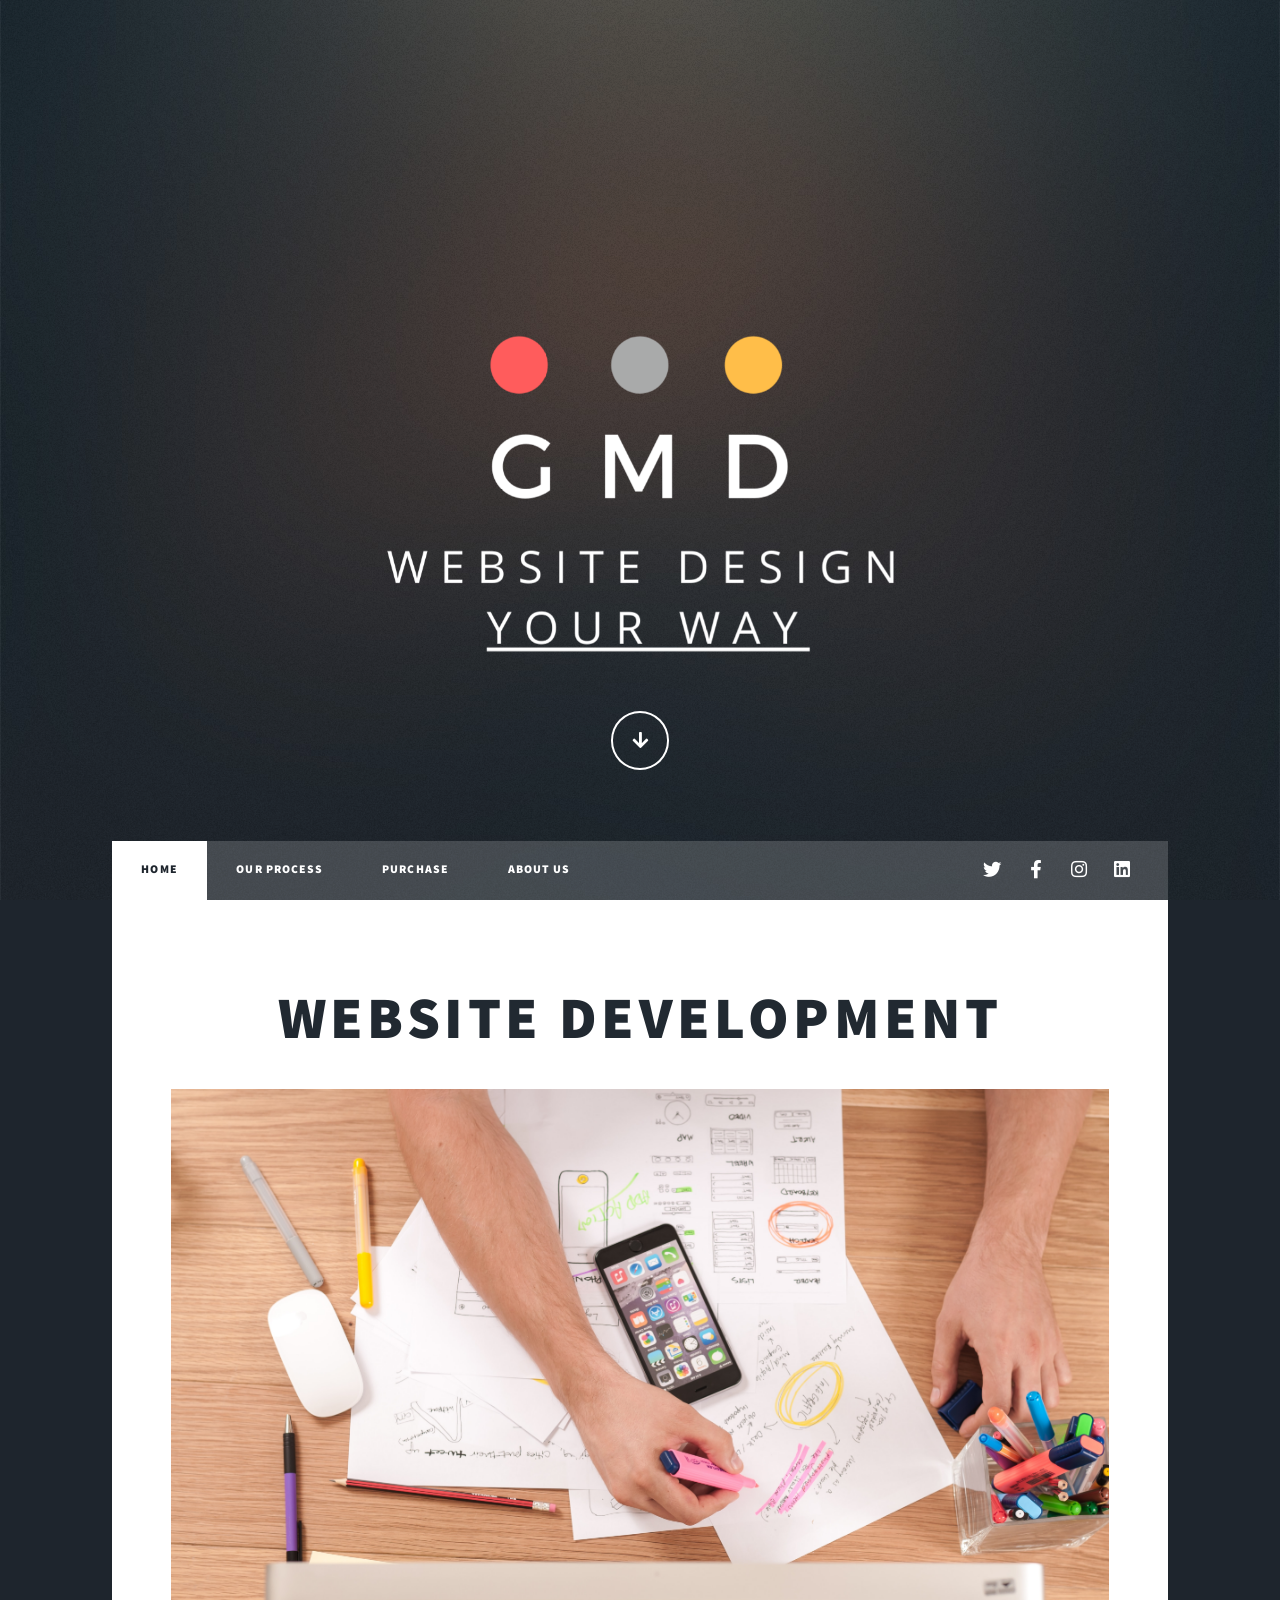
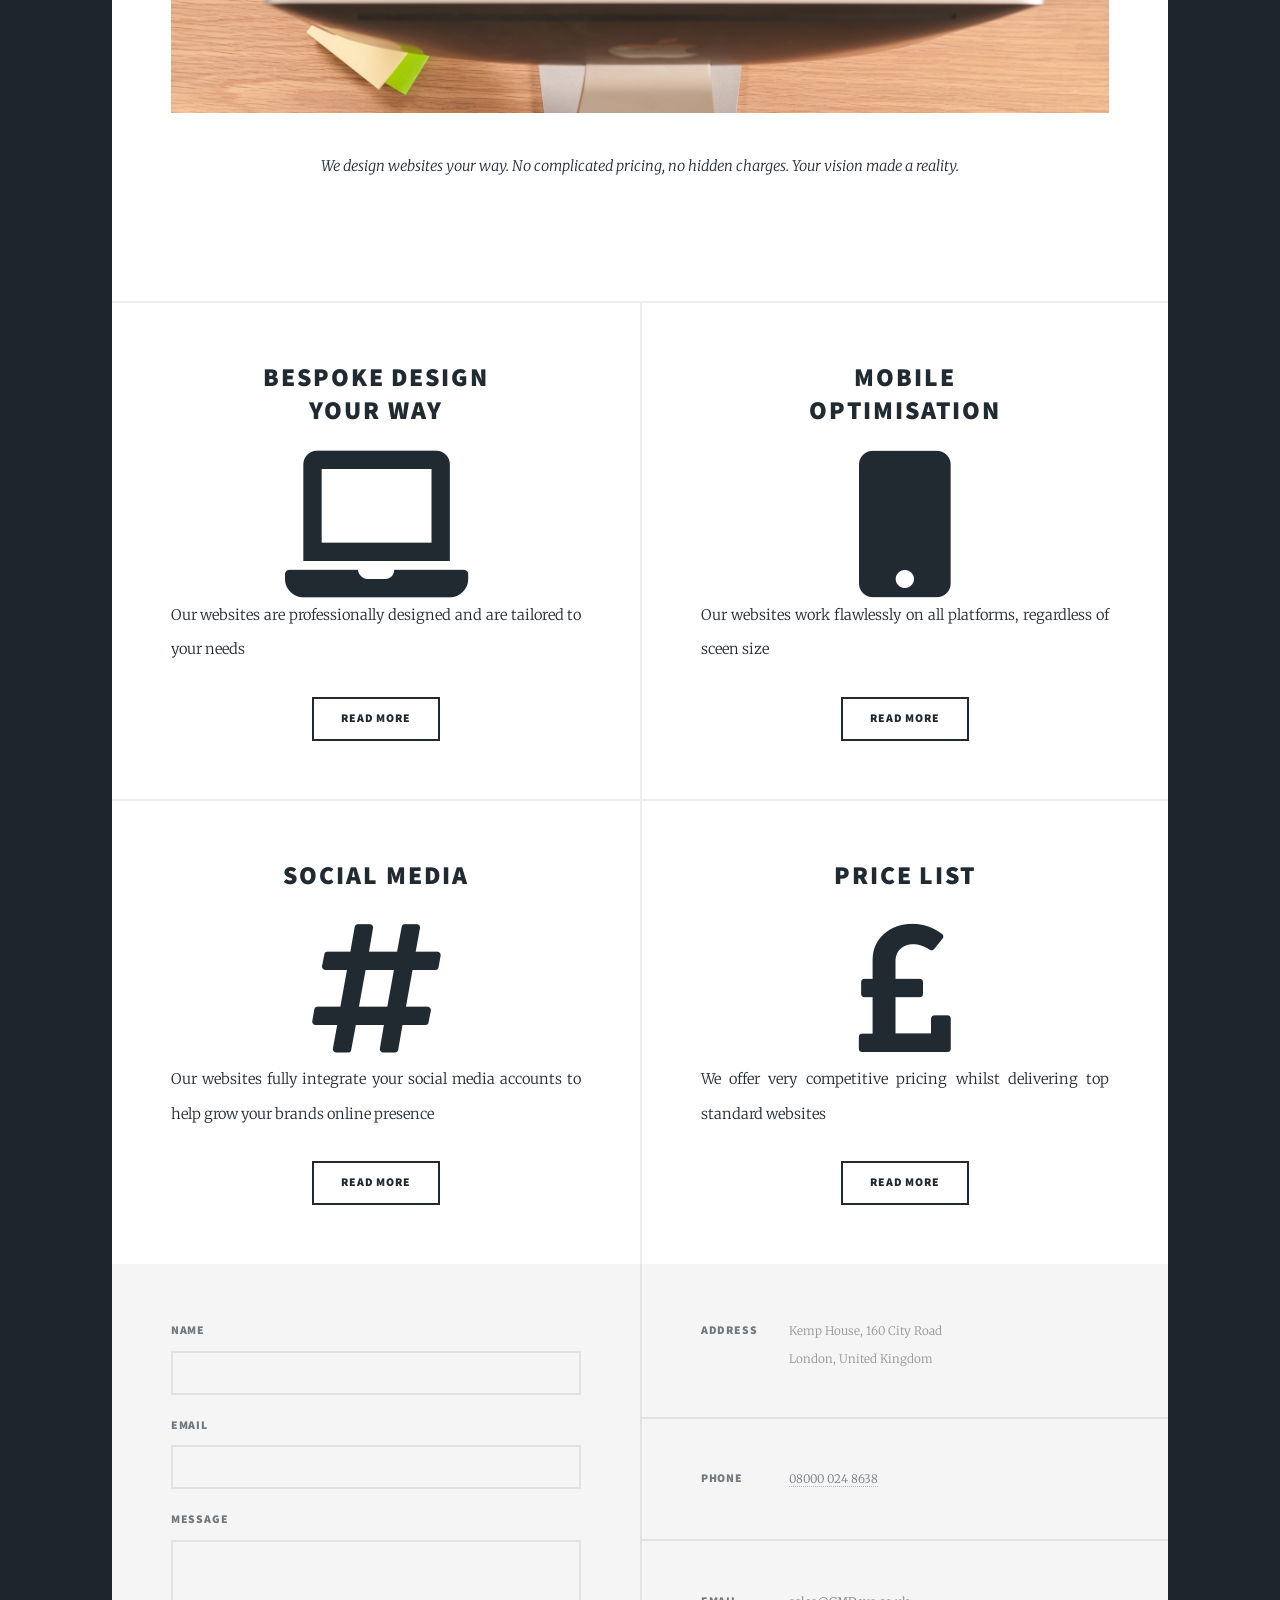
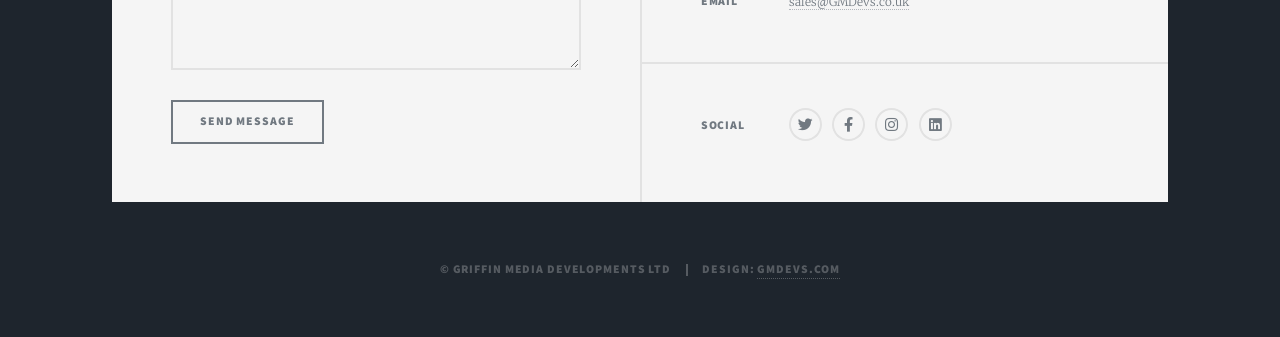
<file: index.html>
<!DOCTYPE HTML>
<html lang="en">
	<head>
		<title>Griffin Media Developments</title>
		<link rel="icon" href="images/GMD tab logo round.png">
		<meta charset="utf-8" />
		<meta name="viewport" content="width=device-width, initial-scale=1, user-scalable=no" />
		<link rel="stylesheet" href="assets/css/main.css" />
		<noscript><link rel="stylesheet" href="assets/css/noscript.css" /></noscript>
	</head>
	<body class="is-preload">

		<!-- Wrapper -->
			<div id="wrapper" class="fade-in">

				<!-- Intro -->
					<div id="intro">
						<ul class="actions">
							<li><a href="#header" class="button icon solid solo fa-arrow-down scrolly">Continue</a></li>
						</ul>
					</div>

				<!-- Header -->
					<header id="header">
						<div class="image logos"><img src="images/GMD.png" alt="" /></div>
						<a href="index.html" class="logo">Griffin Media Developments</a>

					</header>

				<!-- Nav -->
					<nav id="nav">
						<ul class="links">
							<li class="active"><a href="index.html">Home</a></li>
							<li><a href="Our Process.html">Our Process</a></li>
							<li><a href="Purchase.html">Purchase</a></li>
							<li ><a href="About us.html">About us</a></li>
						</ul>
						<ul class="icons">
							<li><a href="https://twitter.com/Media_Griffin" class="icon brands fa-twitter"><span class="label">Twitter</span></a></li>
							<li><a href="#" class="icon brands fa-facebook-f"><span class="label">Facebook</span></a></li>
							<li><a href="#" class="icon brands fa-instagram"><span class="label">Instagram</span></a></li>
							<li><a href="https://www.linkedin.com/company/griffin-media-developments/about/" class="icon brands fa-linkedin"><span class="label">LinkedIn</span></a></li>
						</ul>
					</nav>

				<!-- Main -->
					<div id="main">

						<!-- Featured Post -->
							<article class="post featured">
								<header class="major">
									<h2>Website development</h2>
									<span class="image fit"><img src="images/design.jpg" alt="" /></span>
									<p>We design websites your way. No complicated pricing, no hidden charges. Your vision made a reality.</p>
								</header>

							</article>

						<!-- Posts -->
							<section class="posts">
								<article>
									<header>
										<h2><a href="Bespoke Design.html">Bespoke design<br />
										your way</a></h2>
									</header>
									<i class="fas fa-laptop fa-10x"></i>
									<p>Our websites are professionally designed and are tailored to your needs</p>
									<ul class="actions special">
										<li><a href="Our Process.html" class="button">Read more</a></li>
									</ul>
								</article>
								<article>
									<header>
										<h2><a href="Mobile Optimisation.html">Mobile<br />
										 optimisation</a></h2>
									</header>
									<i class="fas fa-mobile fa-10x"></i>
									<p>Our websites work flawlessly on all platforms, regardless of sceen size</p>
									<ul class="actions special">
										<li><a href="Mobile Optimisation.html" class="button">Read More</a></li>
									</ul>
								</article>
								<article>
									<header>
										<h2><a href="#">Social Media<br />
									</a></h2>
									</header>
									<i class="fas fa-hashtag fa-10x"></i>
									<p>Our websites fully integrate your social media accounts to help grow your brands online presence</p>
									<ul class="actions special">
										<li><a href="#" class="button">Read more</a></li>
									</ul>
								</article>
								<article>
									<header>
										<h2><a href="#">Price List<br />
										</a></h2>
									</header>
									<i class="fas fa-pound-sign fa-10x"></i>
									<p>We offer very competitive pricing whilst delivering top standard websites</p>
									<ul class="actions special">
										<li><a href="Purchase.html" class="button">Read more</a></li>
									</ul>
								</article>

							</section>




					</div>

					<footer id="footer">
					  <section>
					    <form method="post" action="#">
					      <div class="fields">
					        <div class="field">
					          <label for="name">Name</label>
					          <input type="text" name="name" id="name" />
					        </div>
					        <div class="field">
					          <label for="email">Email</label>
					          <input type="text" name="email" id="email" />
					        </div>
					        <div class="field">
					          <label for="message">Message</label>
					          <textarea name="message" id="message" rows="3"></textarea>
					        </div>
					      </div>
					      <ul class="actions">
					        <li><input type="submit" value="Send Message" /></li>
					      </ul>
					    </form>
					  </section>
					  <section class="split contact">
					    <section class="alt">
					      <h3>Address</h3>
					      <p>Kemp House, 160 City Road<br />
					      London, United Kingdom</p>
					    </section>
					    <section>
					      <h3>Phone</h3>
					      <p><a href="tel:+448000248638">08000 024 8638</a></p>
					    </section>
					    <section>
					      <h3>Email</h3>
					      <p><a href="mailto:sales@GMDevs.co.uk target="_blank"">sales@GMDevs.co.uk</a></p>
					    </section>
					    <section>
					      <h3>Social</h3>
					      <ul class="icons alt">
					        <li><a href="https://twitter.com/GMDevelopments" class="icon brands fa-twitter"><span class="label">Twitter</span></a></li>
					        <li><a href="https://www.facebook.com/griffinmediadevelopments/" class="icon brands fa-facebook-f"><span class="label">Facebook</span></a></li>
					        <li><a href="https://www.instagram.com/gmdevs/" class="icon brands fa-instagram"><span class="label">Instagram</span></a></li>
					        <li><a href="https://www.linkedin.com/company/griffin-media-developments/about/" class="icon brands fa-linkedin"><span class="label">LinkedIn</span></a></li>
					      </ul>
					    </section>
					  </section>
					</footer>

				<!-- Copyright -->
				<div id="copyright">
					<ul><li>&copy; Griffin Media Developments Ltd</li><li>Design: <a href="https://gmdevs.com">GMDevs.com</a></li></ul>
				</div>

				</div>

				<!-- Scripts -->
				<script src="assets/js/jquery.min.js"></script>
				<script src="assets/js/jquery.scrollex.min.js"></script>
				<script src="assets/js/jquery.scrolly.min.js"></script>
				<script src="assets/js/browser.min.js"></script>
				<script src="assets/js/breakpoints.min.js"></script>
				<script src="assets/js/util.js"></script>
				<script src="assets/js/main.js"></script>

				</body>
				</html>
</file>
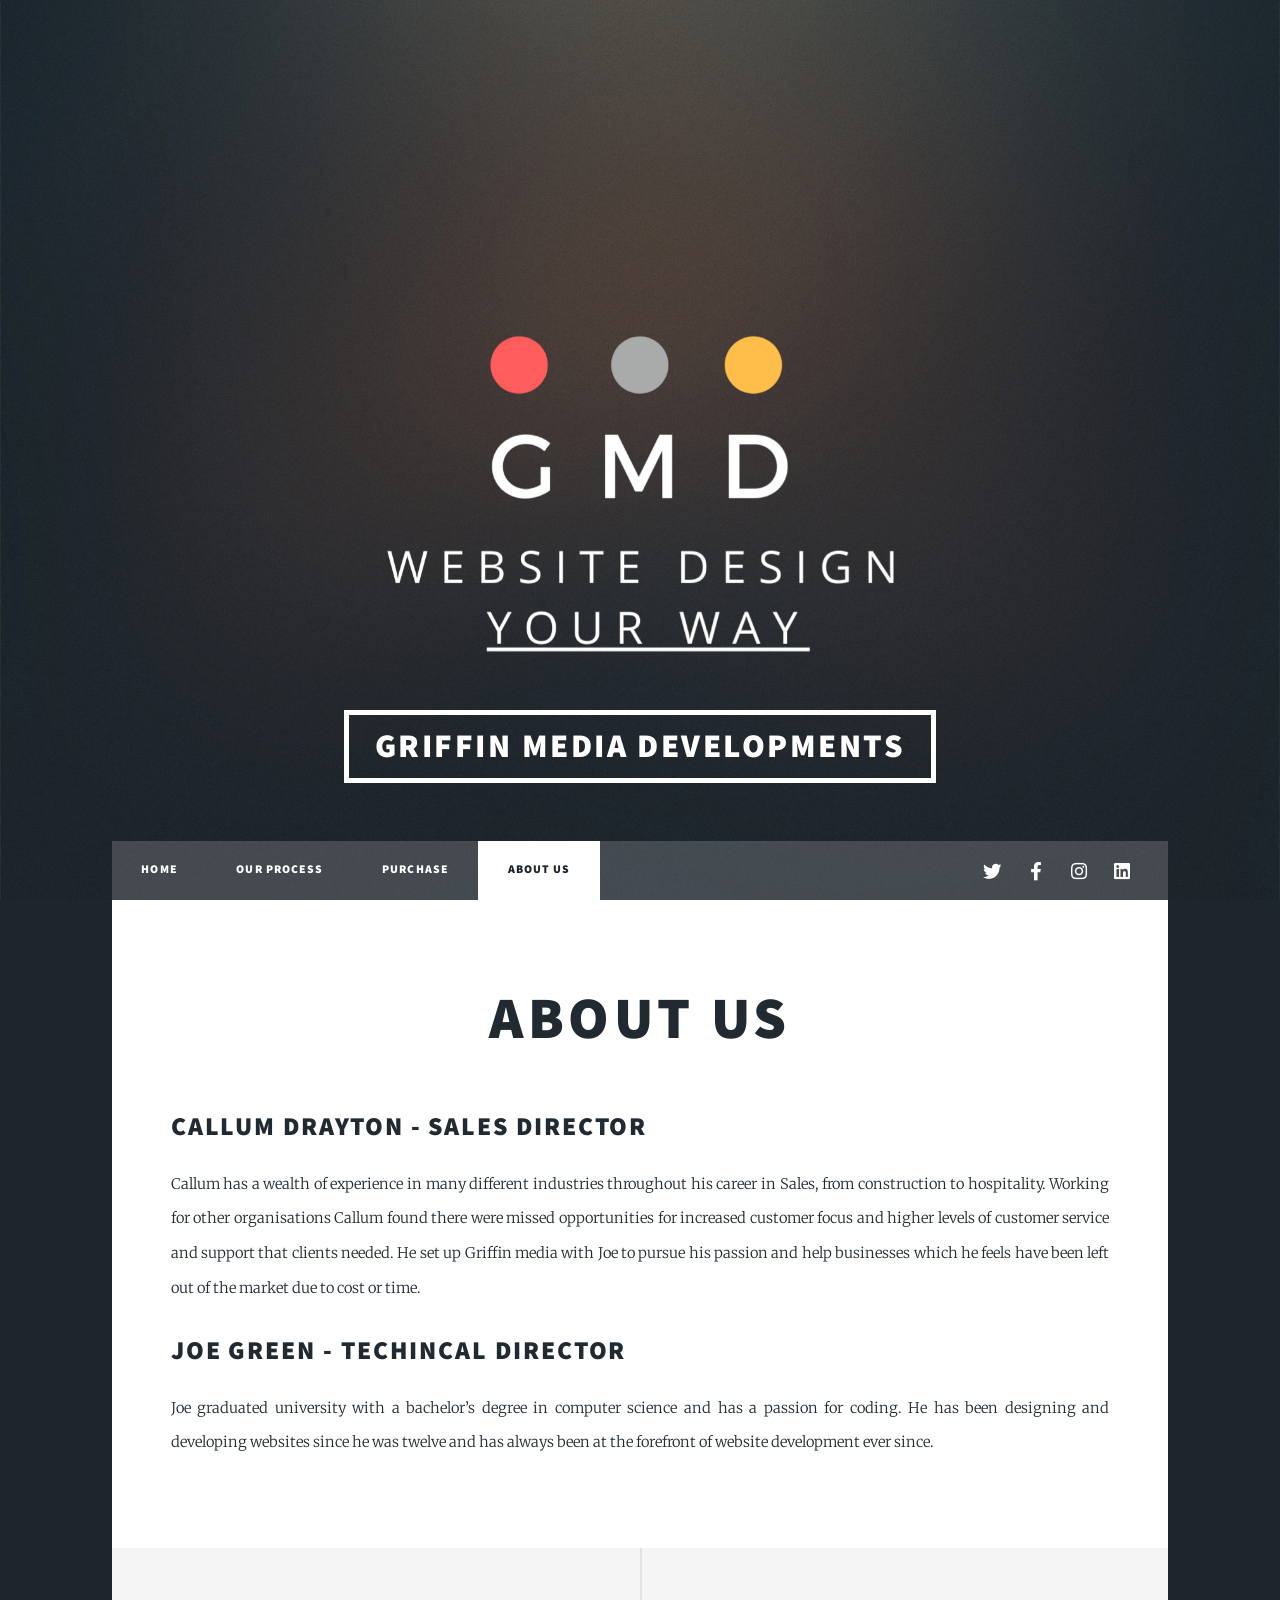
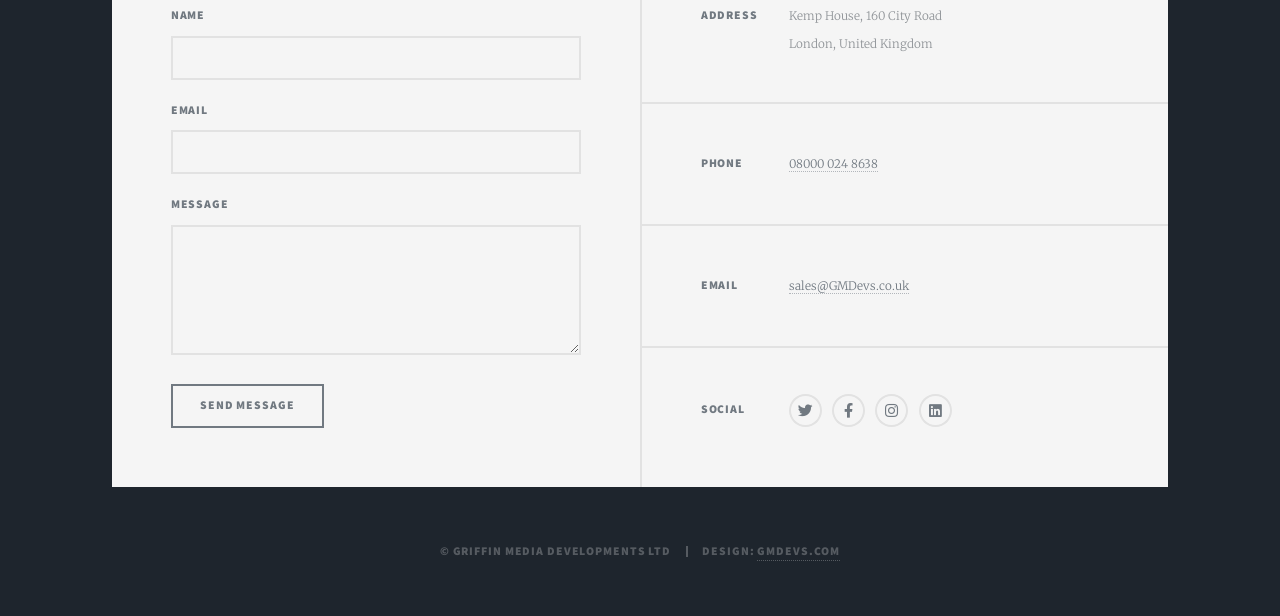
<file: About us.html>
<script src="assets/js/Mobile pre-scroll.js"></script>
<script src="assets/js/pre-scroll.js"></script>
<!DOCTYPE HTML>
<html>
	<head lang="en">
		<title>Griffin Media Developments</title>
		<link rel="icon" href="images/GMD tab logo round.png">
		<meta charset="utf-8" />
		<meta name="viewport" content="width=device-width, initial-scale=1, user-scalable=no" />
		<link rel="stylesheet" href="assets/css/main.css" />
		<noscript><link rel="stylesheet" href="assets/css/noscript.css" /></noscript>
	</head>
	<body class="is-preload">

		<!-- Wrapper -->
			<div id="wrapper" class="fade-in">

				<!-- Intro -->
					<div id="intro">
						<ul class="actions">
							<li><a href="#header" class="button icon solid solo fa-arrow-down scrolly">Continue</a></li>
						</ul>
					</div>

				<!-- Header -->
					<header id="header">
						<div class="image logos"><img src="images/GMD.png" alt="" /></a></div>
						<a href="index.html" class="logo">Griffin Media Developments</a>

					</header>

				<!-- Nav -->
					<nav id="nav">
						<ul class="links">
							<li ><a href="index.html">Home</a></li>
							<li><a href="Our Process.html">Our Process</a></li>
							<li><a href="Purchase.html">Purchase</a></li>
							<li class="active"><a href="About us.html">About us</a></li>
						</ul>
						<ul class="icons">
							<li><a href="https://twitter.com/GMDevelopments" class="icon brands fa-twitter"><span class="label">Twitter</span></a></li>
							<li><a href="https://www.facebook.com/griffinmediadevelopments/" class="icon brands fa-facebook-f"><span class="label">Facebook</span></a></li>
							<li><a href="https://www.instagram.com/gmdevs/" class="icon brands fa-instagram"><span class="label">Instagram</span></a></li>
							<li><a href="https://www.linkedin.com/company/griffin-media-developments/about/" class="icon brands fa-linkedin"><span class="label">LinkedIn</span></a></li>
						</ul>
					</nav>

				<!-- Main -->
					<div id="main">

						<!-- Post -->
							<section class="post">
								<header class="major">
									<h1>About us</h1>
								</header>
								<h2>Callum Drayton - Sales Director</h2>
								<p>Callum has a wealth of experience in many different industries throughout his career in Sales, from construction to hospitality. Working for other organisations Callum found there were missed opportunities for increased customer focus and higher levels of customer service and support that clients needed. He set up Griffin media with Joe to pursue his passion and help businesses which he feels have been left out of the market due to cost or time.</p>
								<h2>Joe Green - Techincal Director</h2>
								<p>Joe graduated university with a bachelor’s degree in computer science and has a passion for coding. He  has been designing and developing websites since he was twelve and has always been at the forefront of website development ever since.</p>
							</section>

					</div>

				<!-- Footer -->
				<footer id="footer">
					<section>
						<form method="post" action="#">
							<div class="fields">
								<div class="field">
									<label for="name">Name</label>
									<input type="text" name="name" id="name" />
								</div>
								<div class="field">
									<label for="email">Email</label>
									<input type="text" name="email" id="email" />
								</div>
								<div class="field">
									<label for="message">Message</label>
									<textarea name="message" id="message" rows="3"></textarea>
								</div>
							</div>
							<ul class="actions">
								<li><input type="submit" value="Send Message" /></li>
							</ul>
						</form>
					</section>
					<section class="split contact">
						<section class="alt">
							<h3>Address</h3>
							<p>Kemp House, 160 City Road<br />
							London, United Kingdom</p>
						</section>
						<section>
							<h3>Phone</h3>
							<p><a href="tel:+448000248638">08000 024 8638</a></p>
						</section>
						<section>
							<h3>Email</h3>
							<p><a href="mailto:sales@GMDevs.co.uk target="_blank"">sales@GMDevs.co.uk</a></p>
						</section>
						<section>
							<h3>Social</h3>
							<ul class="icons alt">
								<li><a href="https://twitter.com/GMDevelopments" class="icon brands fa-twitter"><span class="label">Twitter</span></a></li>
								<li><a href="https://www.facebook.com/griffinmediadevelopments/" class="icon brands fa-facebook-f"><span class="label">Facebook</span></a></li>
								<li><a href="https://www.instagram.com/gmdevs/" class="icon brands fa-instagram"><span class="label">Instagram</span></a></li>
								<li><a href="https://www.linkedin.com/company/griffin-media-developments/about/" class="icon brands fa-linkedin"><span class="label">LinkedIn</span></a></li>
							</ul>
						</section>
					</section>
				</footer>

				<!-- Copyright -->
				<div id="copyright">
					<ul><li>&copy; Griffin Media Developments Ltd</li><li>Design: <a href="https://gmdevs.com">GMDevs.com</a></li></ul>
				</div>

				</div>

				<!-- Scripts -->
				<script src="assets/js/jquery.min.js"></script>
				<script src="assets/js/jquery.scrollex.min.js"></script>
				<script src="assets/js/jquery.scrolly.min.js"></script>
				<script src="assets/js/browser.min.js"></script>
				<script src="assets/js/breakpoints.min.js"></script>
				<script src="assets/js/util.js"></script>
				<script src="assets/js/main.js"></script>

				</body>
				</html>
</file>
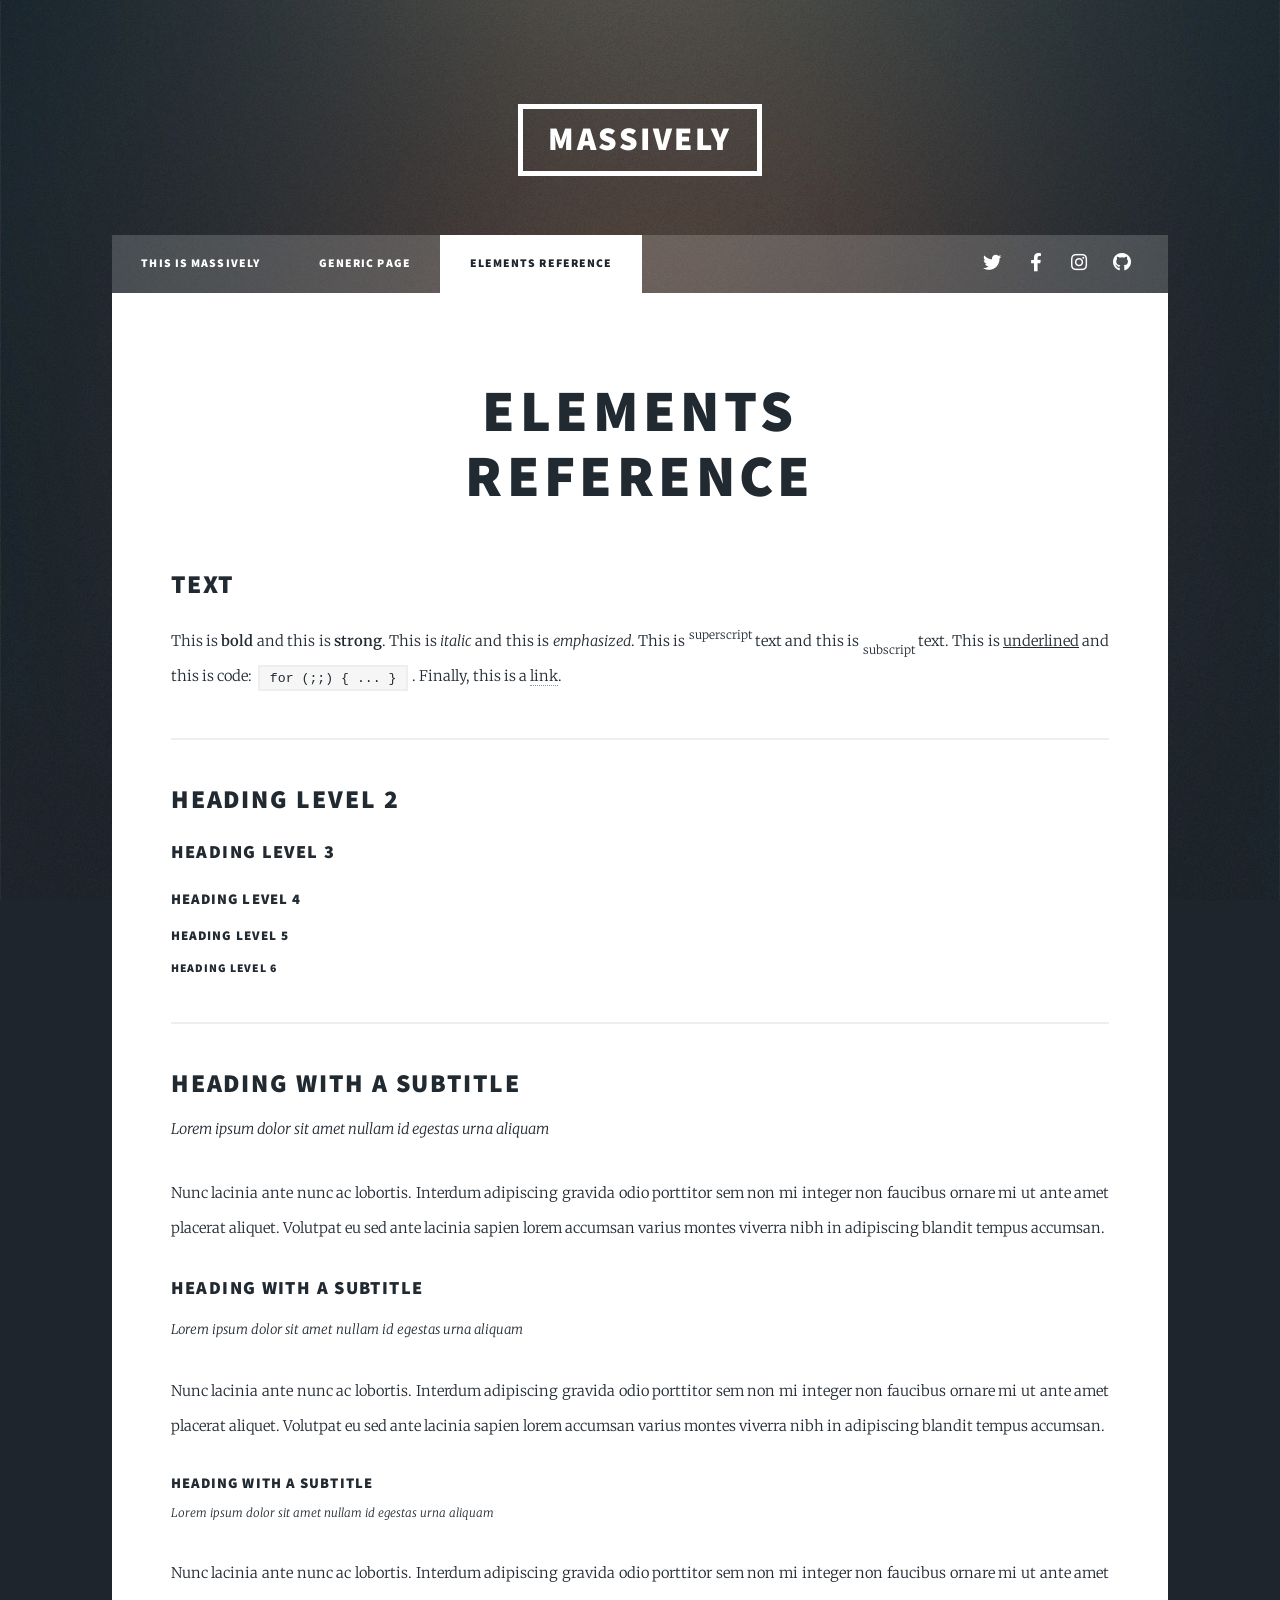
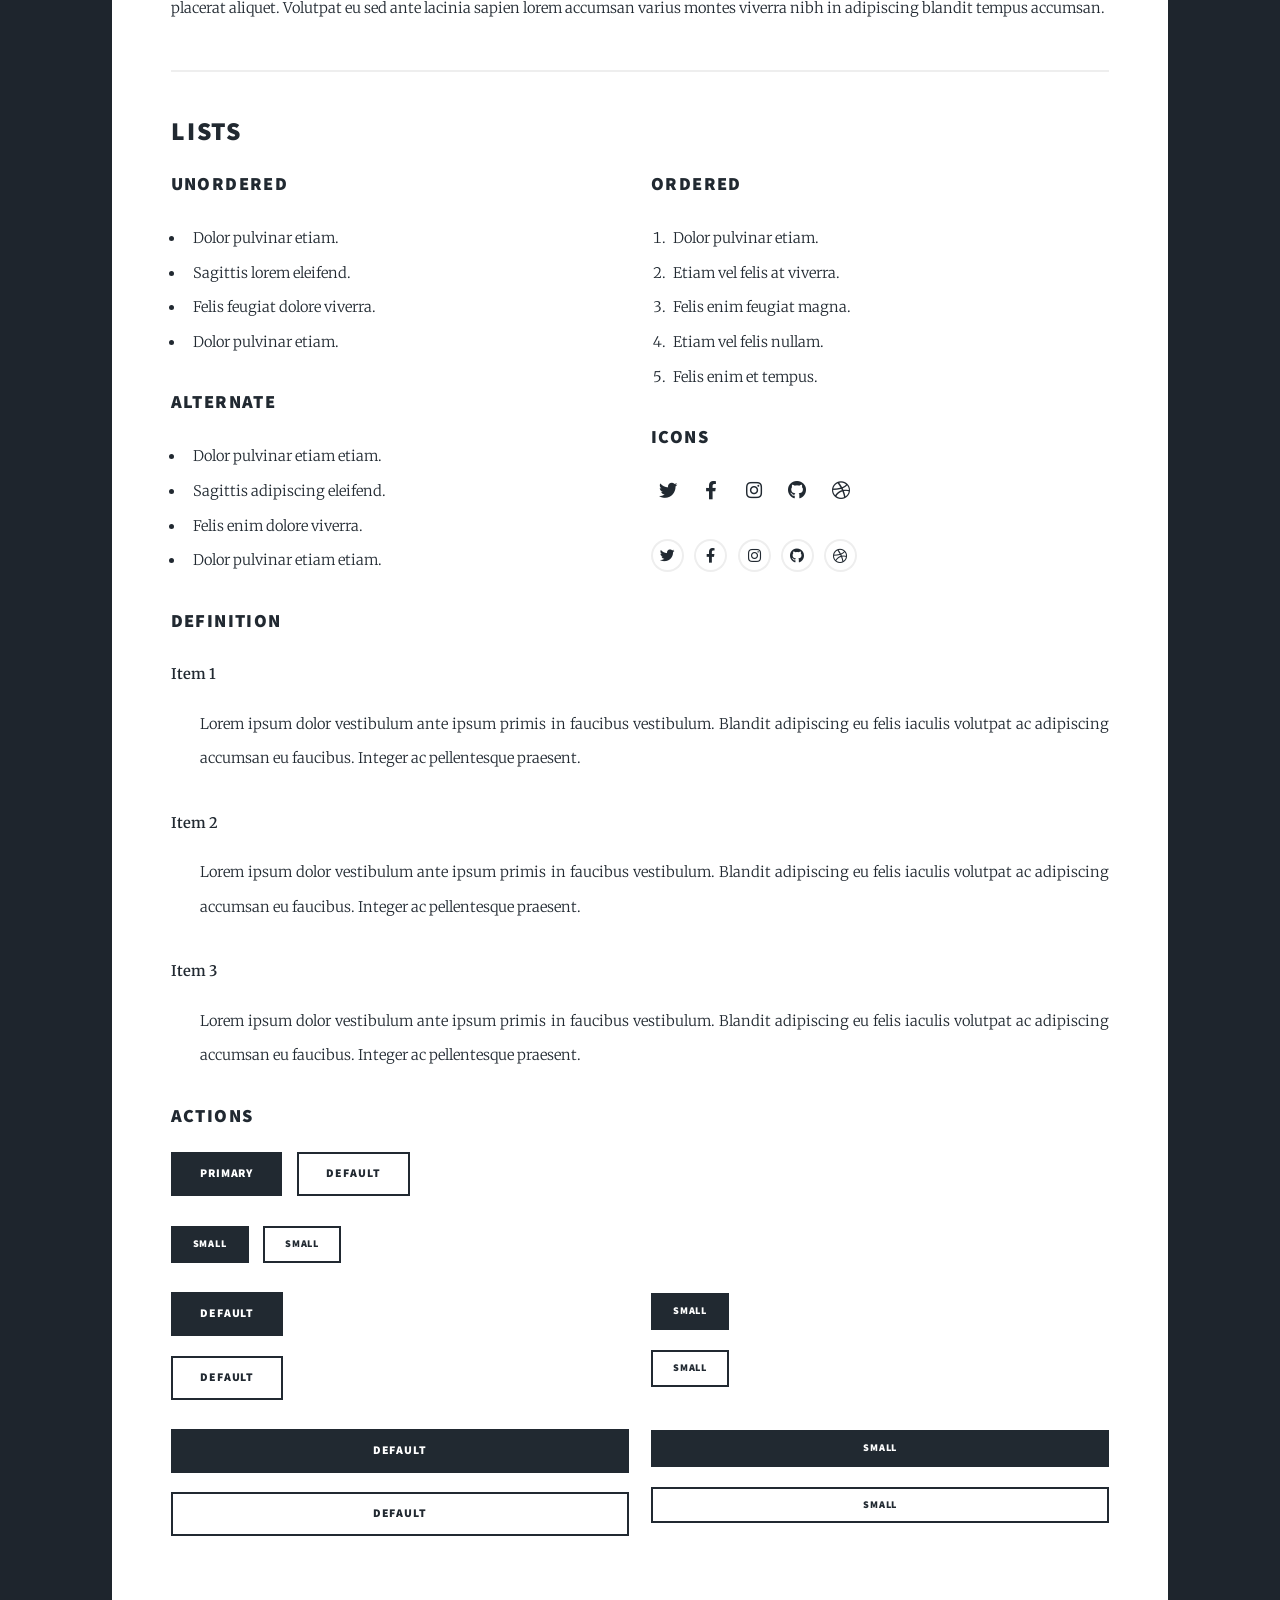
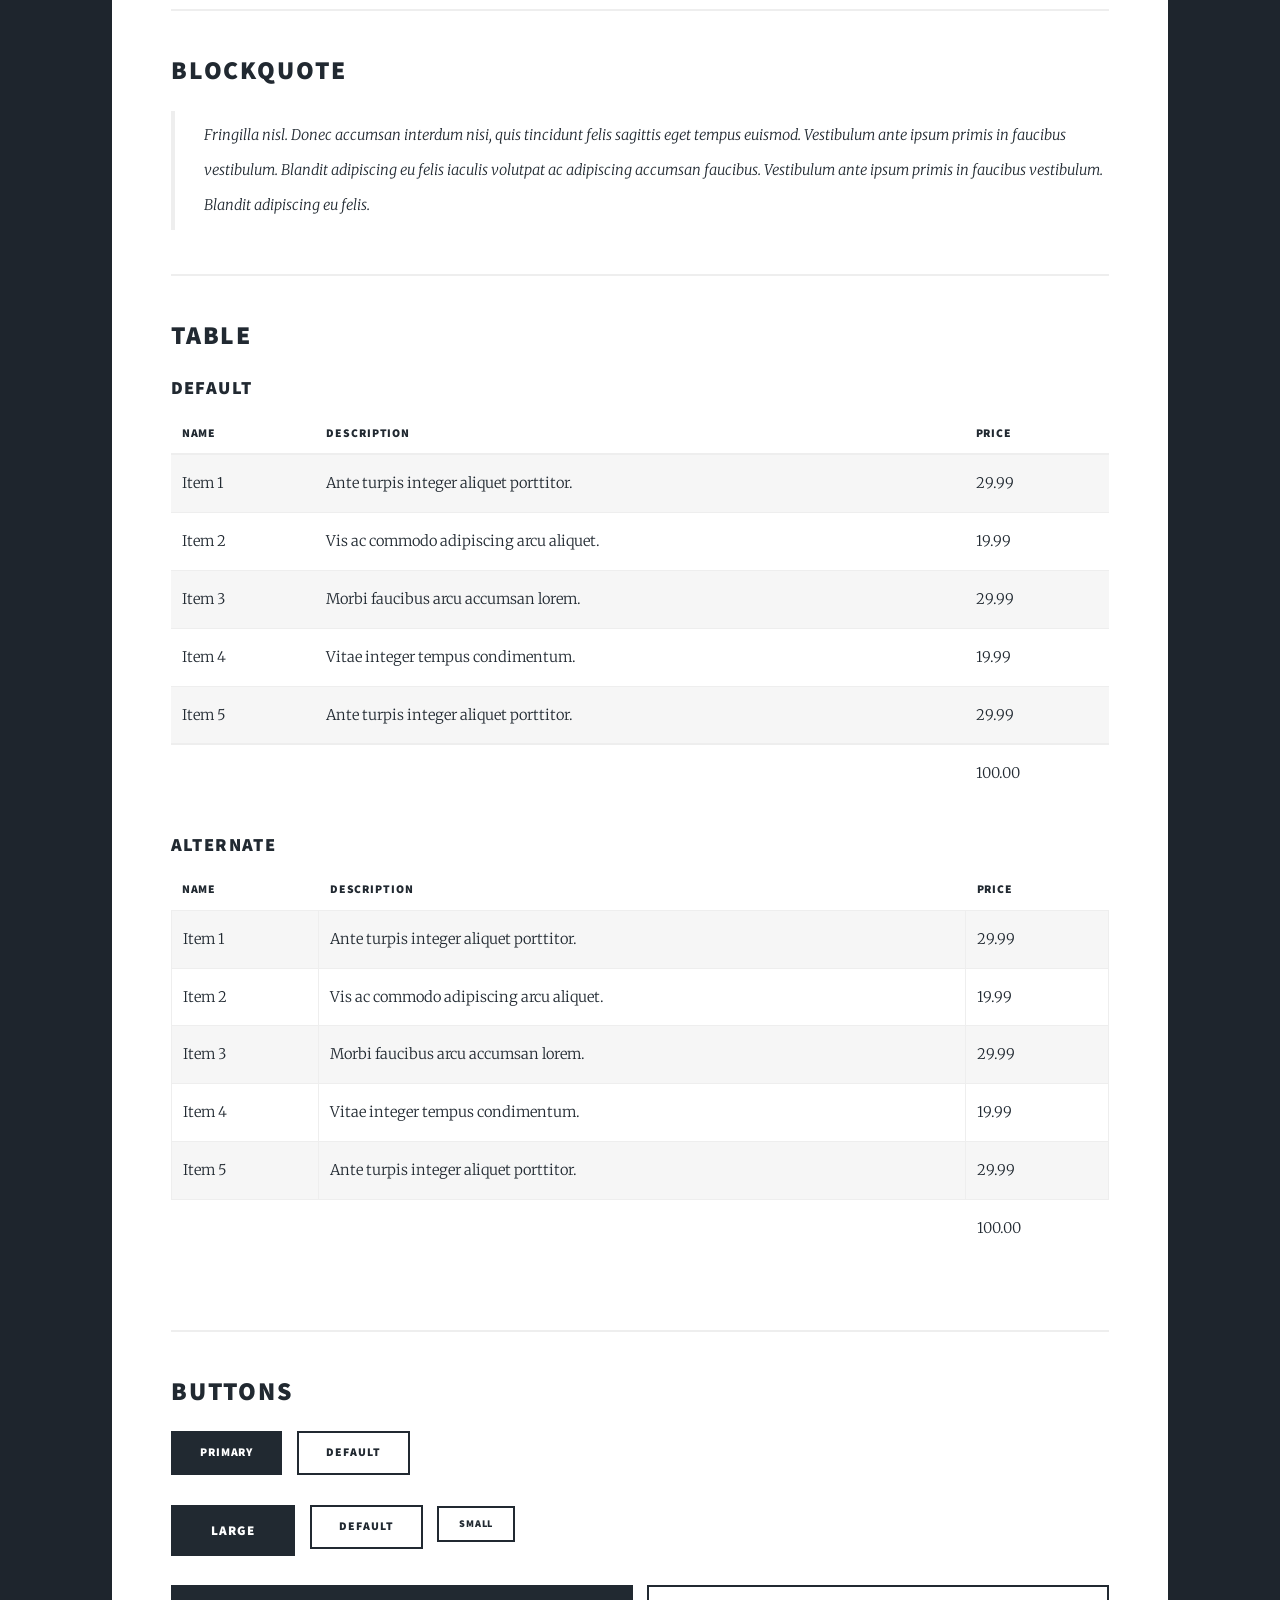
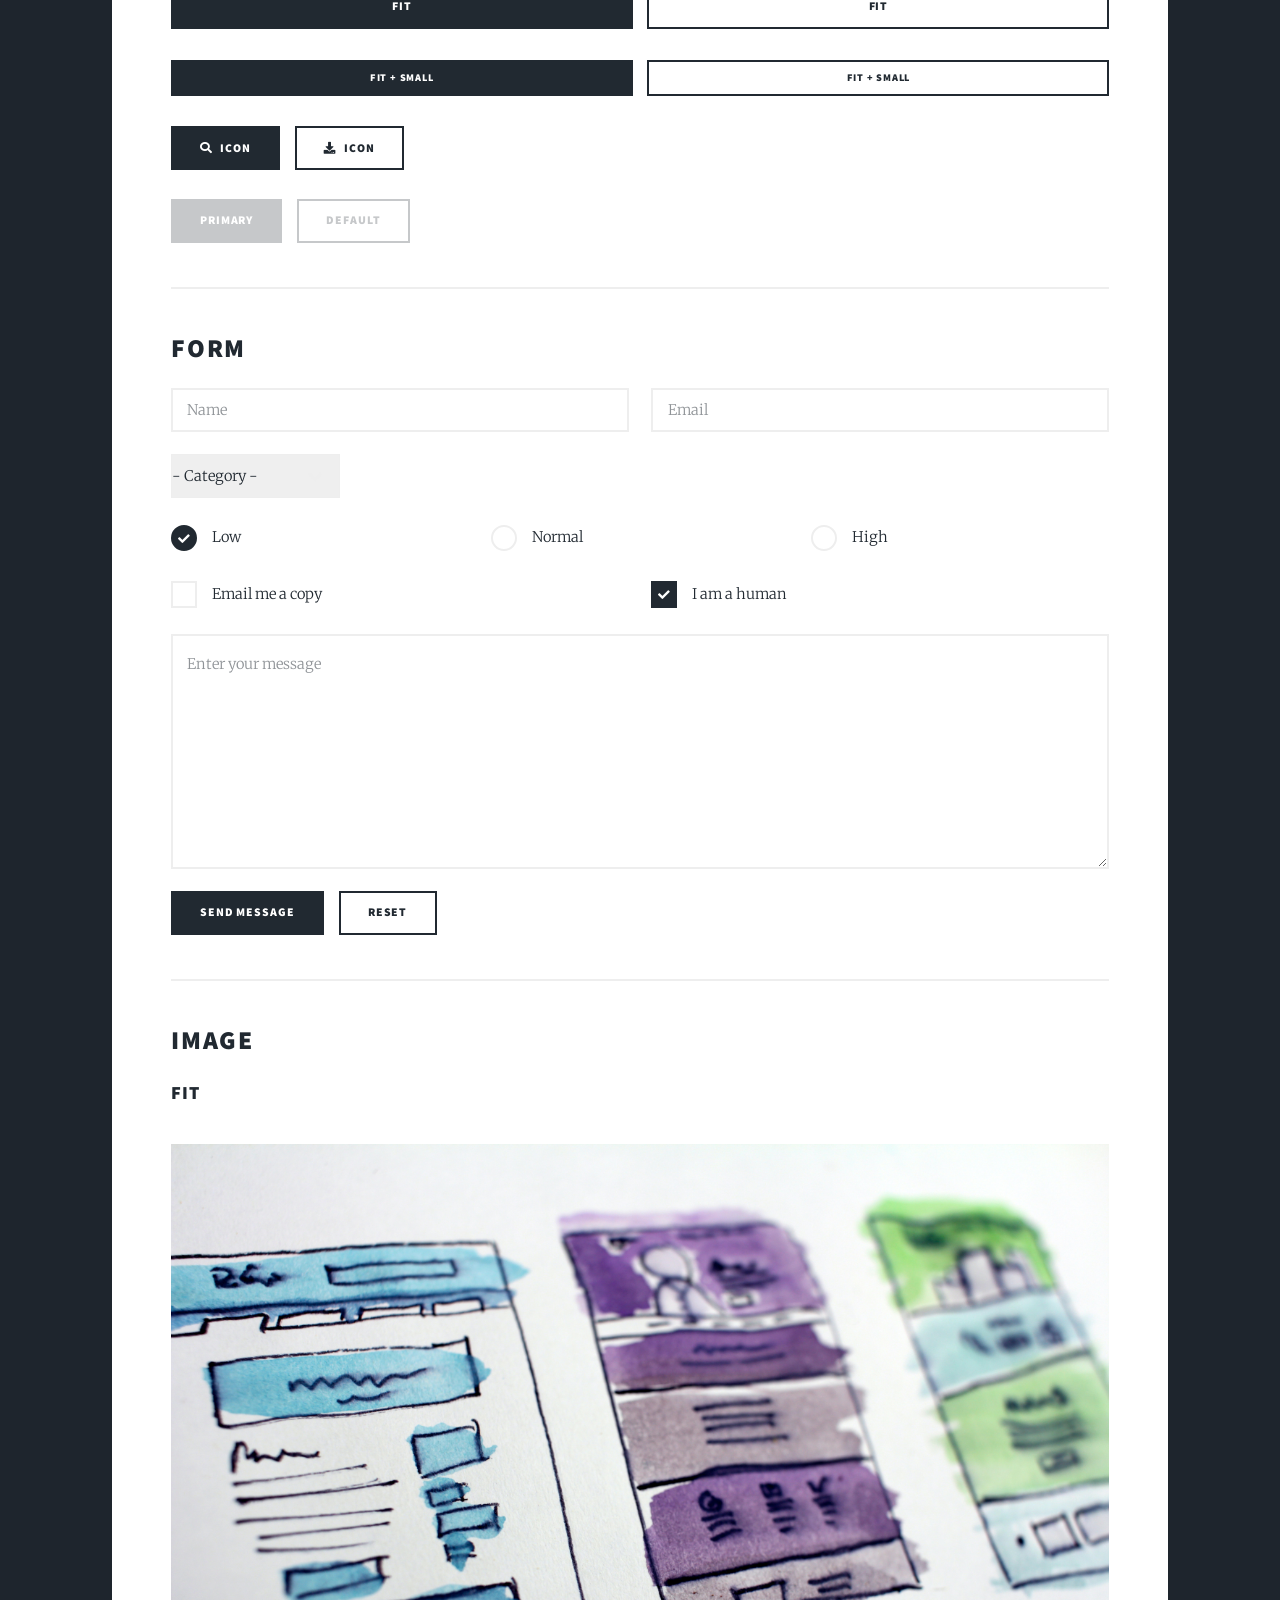
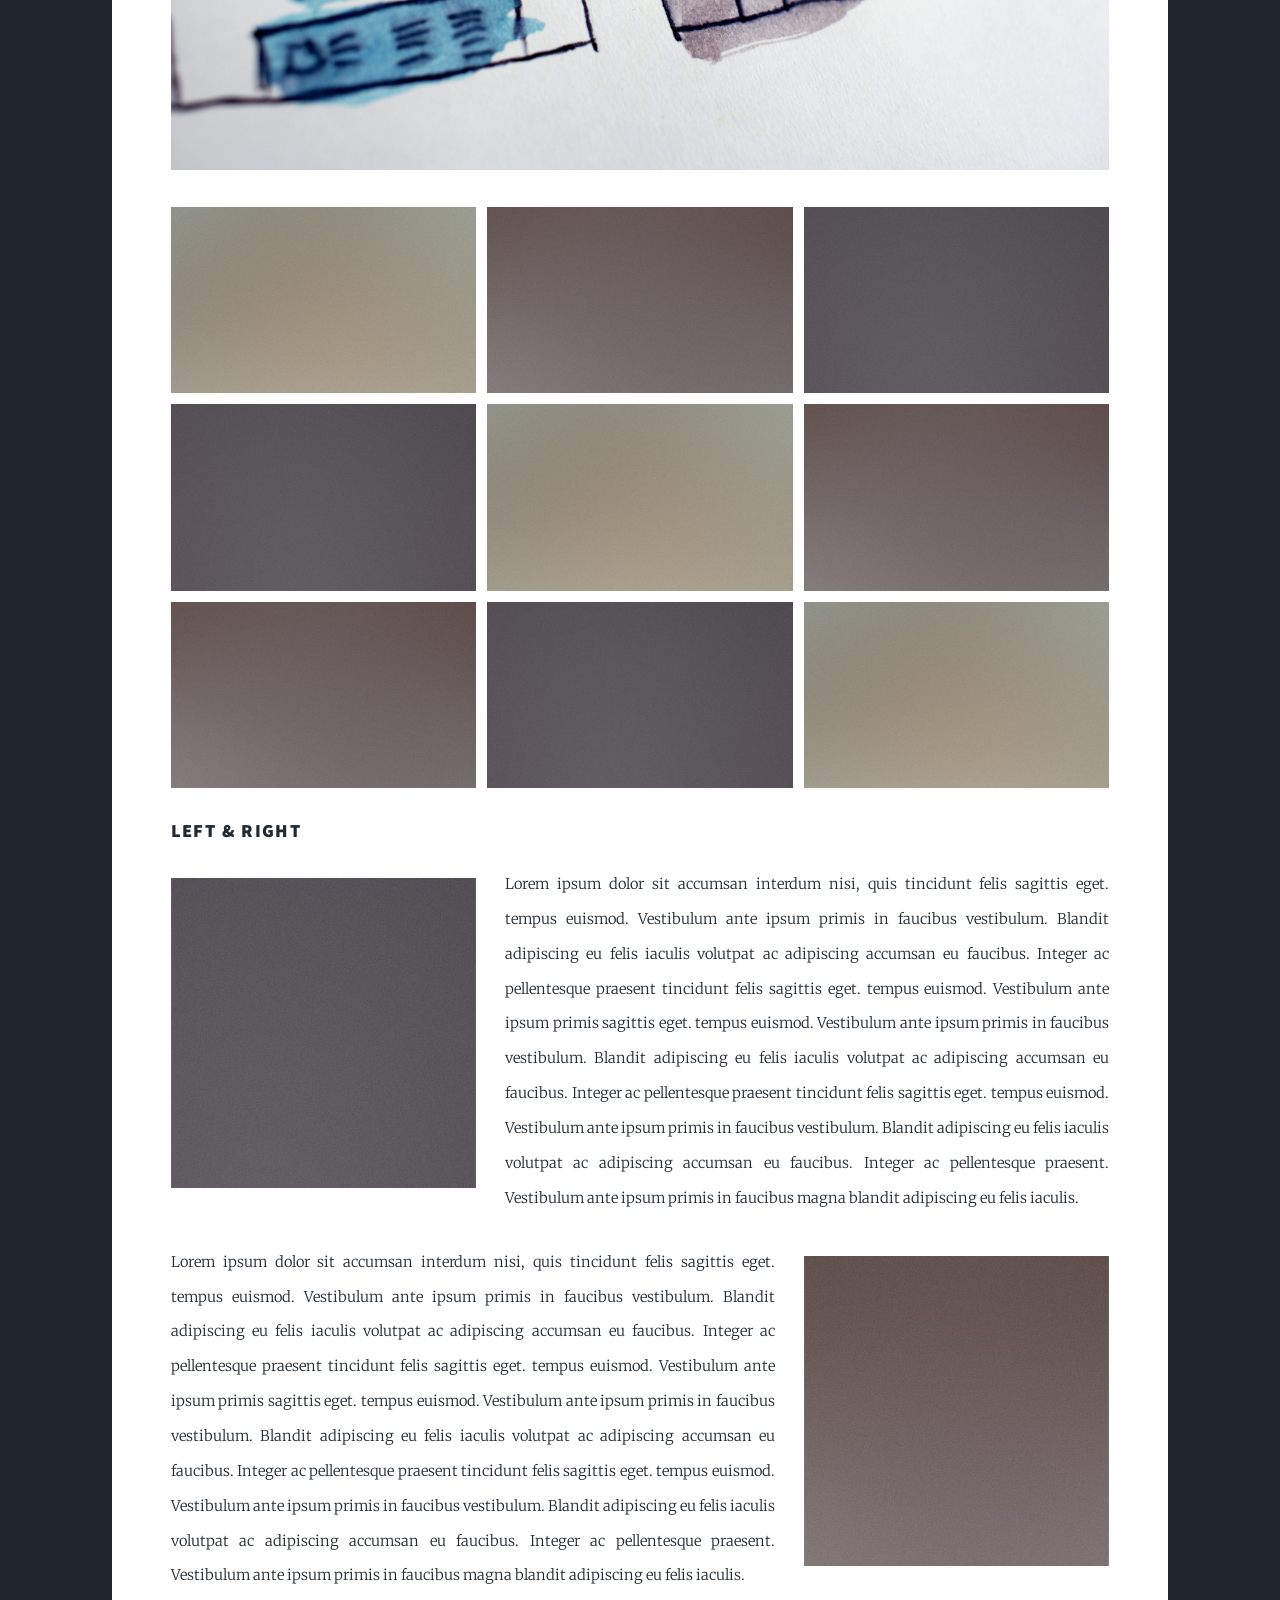
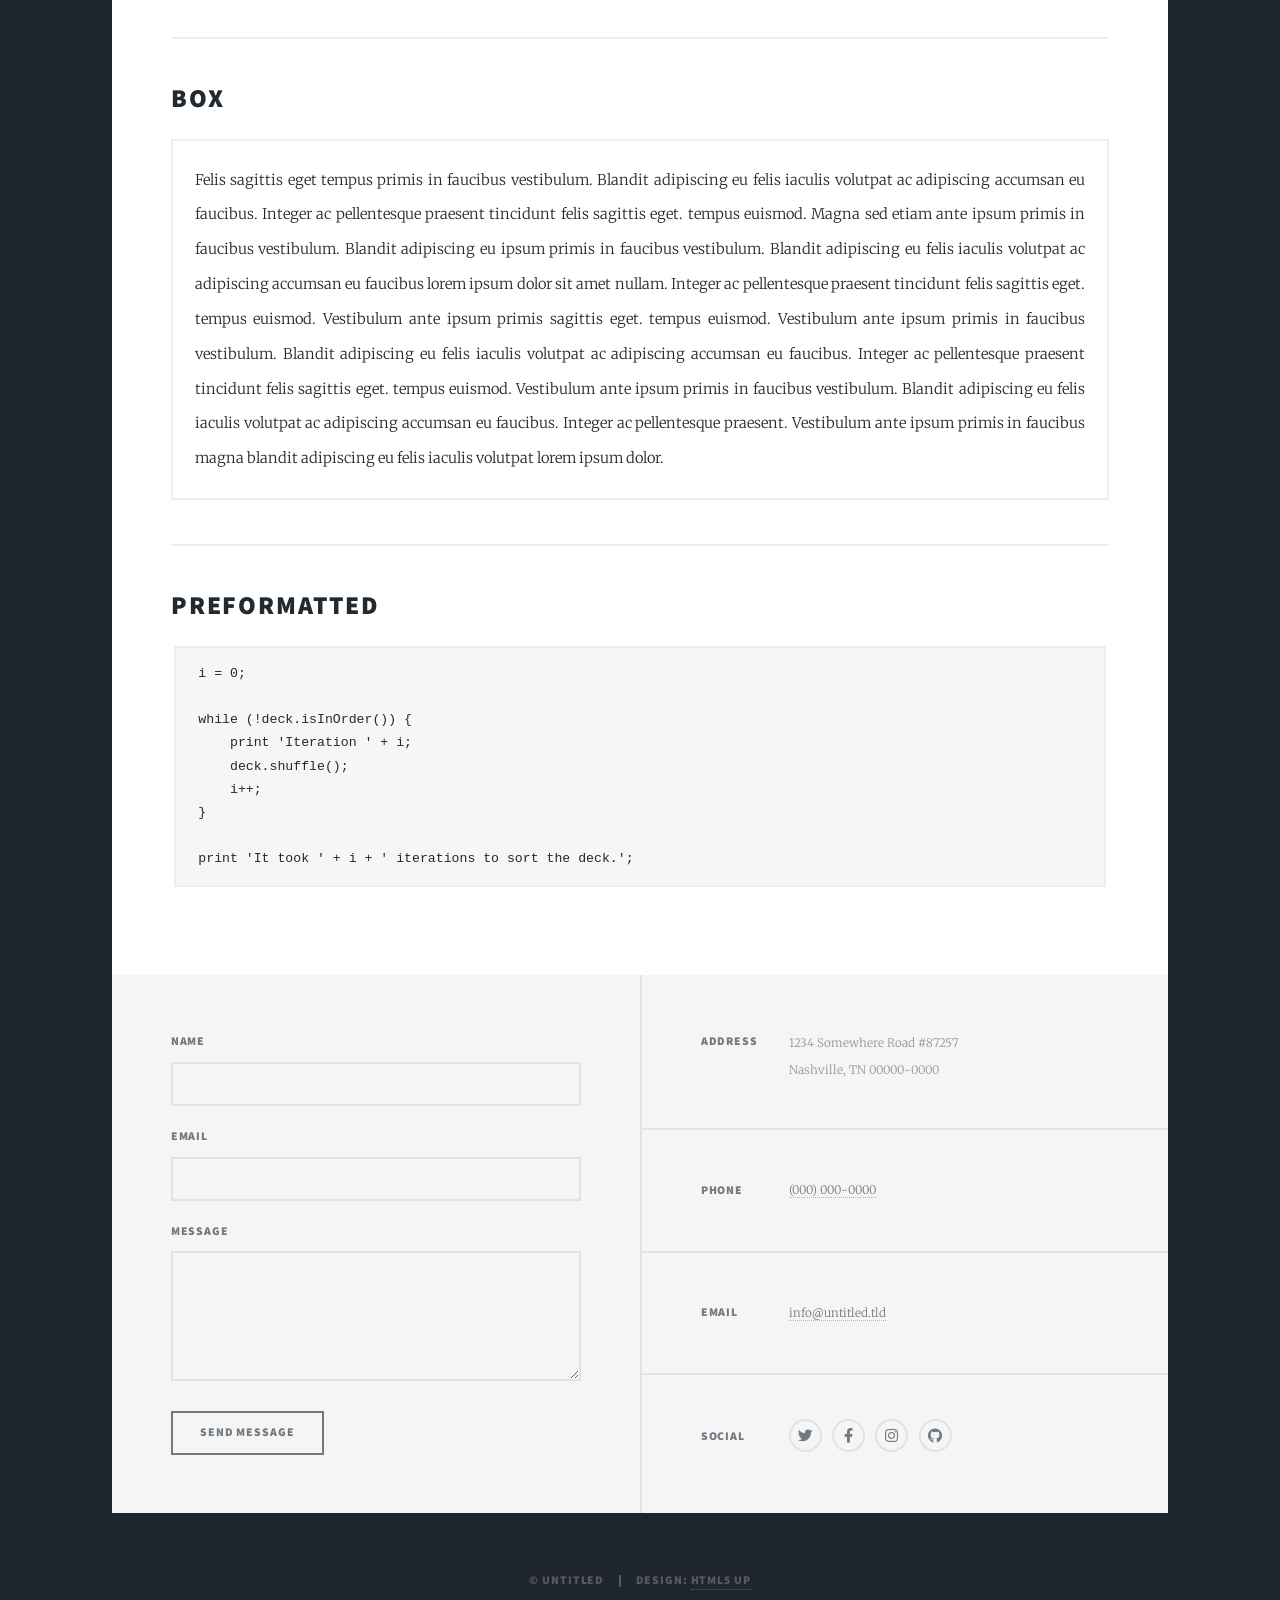
<file: elements.html>
<!DOCTYPE HTML>
<!--
	Massively by HTML5 UP
	html5up.net | @ajlkn
	Free for personal and commercial use under the CCA 3.0 license (html5up.net/license)
-->
<html>
	<head>
		<title>Elements Reference - Massively by HTML5 UP</title>
		<meta charset="utf-8" />
		<meta name="viewport" content="width=device-width, initial-scale=1, user-scalable=no" />
		<link rel="stylesheet" href="assets/css/main.css" />
		<noscript><link rel="stylesheet" href="assets/css/noscript.css" /></noscript>
	</head>
	<body class="is-preload">

		<!-- Wrapper -->
			<div id="wrapper">

				<!-- Header -->
					<header id="header">
						<a href="index.html" class="logo">Massively</a>
					</header>

				<!-- Nav -->
					<nav id="nav">
						<ul class="links">
							<li><a href="index.html">This is Massively</a></li>
							<li><a href="generic.html">Generic Page</a></li>
							<li class="active"><a href="elements.html">Elements Reference</a></li>
						</ul>
						<ul class="icons">
							<li><a href="#" class="icon brands fa-twitter"><span class="label">Twitter</span></a></li>
							<li><a href="#" class="icon brands fa-facebook-f"><span class="label">Facebook</span></a></li>
							<li><a href="#" class="icon brands fa-instagram"><span class="label">Instagram</span></a></li>
							<li><a href="#" class="icon brands fa-github"><span class="label">GitHub</span></a></li>
						</ul>
					</nav>

				<!-- Main -->
					<div id="main">

						<!-- Post -->
							<section class="post">
								<header class="major">
									<h1>Elements<br />
									Reference</h1>
								</header>

								<!-- Text stuff -->
									<h2>Text</h2>
									<p>This is <b>bold</b> and this is <strong>strong</strong>. This is <i>italic</i> and this is <em>emphasized</em>.
									This is <sup>superscript</sup> text and this is <sub>subscript</sub> text.
									This is <u>underlined</u> and this is code: <code>for (;;) { ... }</code>.
									Finally, this is a <a href="#">link</a>.</p>
									<hr />
									<h2>Heading Level 2</h2>
									<h3>Heading Level 3</h3>
									<h4>Heading Level 4</h4>
									<h5>Heading Level 5</h5>
									<h6>Heading Level 6</h6>
									<hr />
									<header>
										<h2>Heading with a Subtitle</h2>
										<p>Lorem ipsum dolor sit amet nullam id egestas urna aliquam</p>
									</header>
									<p>Nunc lacinia ante nunc ac lobortis. Interdum adipiscing gravida odio porttitor sem non mi integer non faucibus ornare mi ut ante amet placerat aliquet. Volutpat eu sed ante lacinia sapien lorem accumsan varius montes viverra nibh in adipiscing blandit tempus accumsan.</p>
									<header>
										<h3>Heading with a Subtitle</h3>
										<p>Lorem ipsum dolor sit amet nullam id egestas urna aliquam</p>
									</header>
									<p>Nunc lacinia ante nunc ac lobortis. Interdum adipiscing gravida odio porttitor sem non mi integer non faucibus ornare mi ut ante amet placerat aliquet. Volutpat eu sed ante lacinia sapien lorem accumsan varius montes viverra nibh in adipiscing blandit tempus accumsan.</p>
									<header>
										<h4>Heading with a Subtitle</h4>
										<p>Lorem ipsum dolor sit amet nullam id egestas urna aliquam</p>
									</header>
									<p>Nunc lacinia ante nunc ac lobortis. Interdum adipiscing gravida odio porttitor sem non mi integer non faucibus ornare mi ut ante amet placerat aliquet. Volutpat eu sed ante lacinia sapien lorem accumsan varius montes viverra nibh in adipiscing blandit tempus accumsan.</p>

									<hr />

								<!-- Lists -->
									<h2>Lists</h2>
									<div class="row">
										<div class="col-6 col-12-small">

											<h3>Unordered</h3>
											<ul>
												<li>Dolor pulvinar etiam.</li>
												<li>Sagittis lorem eleifend.</li>
												<li>Felis feugiat dolore viverra.</li>
												<li>Dolor pulvinar etiam.</li>
											</ul>

											<h3>Alternate</h3>
											<ul class="alt">
												<li>Dolor pulvinar etiam etiam.</li>
												<li>Sagittis adipiscing eleifend.</li>
												<li>Felis enim dolore viverra.</li>
												<li>Dolor pulvinar etiam etiam.</li>
											</ul>

										</div>
										<div class="col-6 col-12-small">

											<h3>Ordered</h3>
											<ol>
												<li>Dolor pulvinar etiam.</li>
												<li>Etiam vel felis at viverra.</li>
												<li>Felis enim feugiat magna.</li>
												<li>Etiam vel felis nullam.</li>
												<li>Felis enim et tempus.</li>
											</ol>

											<h3>Icons</h3>
											<ul class="icons">
												<li><a href="#" class="icon brands fa-twitter"><span class="label">Twitter</span></a></li>
												<li><a href="#" class="icon brands fa-facebook-f"><span class="label">Facebook</span></a></li>
												<li><a href="#" class="icon brands fa-instagram"><span class="label">Instagram</span></a></li>
												<li><a href="#" class="icon brands fa-github"><span class="label">Github</span></a></li>
												<li><a href="#" class="icon brands fa-dribbble"><span class="label">Dribbble</span></a></li>
											</ul>
											<ul class="icons alt">
												<li><a href="#" class="icon brands alt fa-twitter"><span class="label">Twitter</span></a></li>
												<li><a href="#" class="icon brands alt fa-facebook-f"><span class="label">Facebook</span></a></li>
												<li><a href="#" class="icon brands alt fa-instagram"><span class="label">Instagram</span></a></li>
												<li><a href="#" class="icon brands alt fa-github"><span class="label">Github</span></a></li>
												<li><a href="#" class="icon brands alt fa-dribbble"><span class="label">Dribbble</span></a></li>
											</ul>

										</div>
									</div>
									<h3>Definition</h3>
									<dl>
										<dt>Item 1</dt>
										<dd>
											<p>Lorem ipsum dolor vestibulum ante ipsum primis in faucibus vestibulum. Blandit adipiscing eu felis iaculis volutpat ac adipiscing accumsan eu faucibus. Integer ac pellentesque praesent.</p>
										</dd>
										<dt>Item 2</dt>
										<dd>
											<p>Lorem ipsum dolor vestibulum ante ipsum primis in faucibus vestibulum. Blandit adipiscing eu felis iaculis volutpat ac adipiscing accumsan eu faucibus. Integer ac pellentesque praesent.</p>
										</dd>
										<dt>Item 3</dt>
										<dd>
											<p>Lorem ipsum dolor vestibulum ante ipsum primis in faucibus vestibulum. Blandit adipiscing eu felis iaculis volutpat ac adipiscing accumsan eu faucibus. Integer ac pellentesque praesent.</p>
										</dd>
									</dl>

									<h3>Actions</h3>
									<ul class="actions">
										<li><a href="#" class="button primary">Primary</a></li>
										<li><a href="#" class="button">Default</a></li>
									</ul>
									<ul class="actions small">
										<li><a href="#" class="button primary small">Small</a></li>
										<li><a href="#" class="button small">Small</a></li>
									</ul>
									<div class="row">
										<div class="col-6 col-12-small">
											<ul class="actions stacked">
												<li><a href="#" class="button primary">Default</a></li>
												<li><a href="#" class="button">Default</a></li>
											</ul>
										</div>
										<div class="col-6 col-12-small">
											<ul class="actions stacked">
												<li><a href="#" class="button primary small">Small</a></li>
												<li><a href="#" class="button small">Small</a></li>
											</ul>
										</div>
									</div>
									<div class="row">
										<div class="col-6 col-12-small">
											<ul class="actions stacked">
												<li><a href="#" class="button primary fit">Default</a></li>
												<li><a href="#" class="button fit">Default</a></li>
											</ul>
										</div>
										<div class="col-6 col-12-small">
											<ul class="actions stacked">
												<li><a href="#" class="button primary small fit">Small</a></li>
												<li><a href="#" class="button small fit">Small</a></li>
											</ul>
										</div>
									</div>

									<hr />

								<!-- Blockquote -->
									<h2>Blockquote</h2>
									<blockquote>Fringilla nisl. Donec accumsan interdum nisi, quis tincidunt felis sagittis eget tempus euismod. Vestibulum ante ipsum primis in faucibus vestibulum. Blandit adipiscing eu felis iaculis volutpat ac adipiscing accumsan faucibus. Vestibulum ante ipsum primis in faucibus vestibulum. Blandit adipiscing eu felis.</blockquote>

									<hr />

								<!-- Table -->
									<h2>Table</h2>

									<h3>Default</h3>
									<div class="table-wrapper">
										<table>
											<thead>
												<tr>
													<th>Name</th>
													<th>Description</th>
													<th>Price</th>
												</tr>
											</thead>
											<tbody>
												<tr>
													<td>Item 1</td>
													<td>Ante turpis integer aliquet porttitor.</td>
													<td>29.99</td>
												</tr>
												<tr>
													<td>Item 2</td>
													<td>Vis ac commodo adipiscing arcu aliquet.</td>
													<td>19.99</td>
												</tr>
												<tr>
													<td>Item 3</td>
													<td> Morbi faucibus arcu accumsan lorem.</td>
													<td>29.99</td>
												</tr>
												<tr>
													<td>Item 4</td>
													<td>Vitae integer tempus condimentum.</td>
													<td>19.99</td>
												</tr>
												<tr>
													<td>Item 5</td>
													<td>Ante turpis integer aliquet porttitor.</td>
													<td>29.99</td>
												</tr>
											</tbody>
											<tfoot>
												<tr>
													<td colspan="2"></td>
													<td>100.00</td>
												</tr>
											</tfoot>
										</table>
									</div>

									<h3>Alternate</h3>
									<div class="table-wrapper">
										<table class="alt">
											<thead>
												<tr>
													<th>Name</th>
													<th>Description</th>
													<th>Price</th>
												</tr>
											</thead>
											<tbody>
												<tr>
													<td>Item 1</td>
													<td>Ante turpis integer aliquet porttitor.</td>
													<td>29.99</td>
												</tr>
												<tr>
													<td>Item 2</td>
													<td>Vis ac commodo adipiscing arcu aliquet.</td>
													<td>19.99</td>
												</tr>
												<tr>
													<td>Item 3</td>
													<td> Morbi faucibus arcu accumsan lorem.</td>
													<td>29.99</td>
												</tr>
												<tr>
													<td>Item 4</td>
													<td>Vitae integer tempus condimentum.</td>
													<td>19.99</td>
												</tr>
												<tr>
													<td>Item 5</td>
													<td>Ante turpis integer aliquet porttitor.</td>
													<td>29.99</td>
												</tr>
											</tbody>
											<tfoot>
												<tr>
													<td colspan="2"></td>
													<td>100.00</td>
												</tr>
											</tfoot>
										</table>
									</div>

									<hr />

								<!-- Buttons -->
									<h2>Buttons</h2>
									<ul class="actions">
										<li><a href="#" class="button primary">Primary</a></li>
										<li><a href="#" class="button">Default</a></li>
									</ul>
									<ul class="actions">
										<li><a href="#" class="button primary large">Large</a></li>
										<li><a href="#" class="button">Default</a></li>
										<li><a href="#" class="button small">Small</a></li>
									</ul>
									<ul class="actions fit">
										<li><a href="#" class="button primary fit">Fit</a></li>
										<li><a href="#" class="button fit">Fit</a></li>
									</ul>
									<ul class="actions fit small">
										<li><a href="#" class="button primary fit small">Fit + Small</a></li>
										<li><a href="#" class="button fit small">Fit + Small</a></li>
									</ul>
									<ul class="actions">
										<li><a href="#" class="button primary icon solid fa-search">Icon</a></li>
										<li><a href="#" class="button icon solid fa-download">Icon</a></li>
									</ul>
									<ul class="actions">
										<li><span class="button primary disabled">Primary</span></li>
										<li><span class="button disabled">Default</span></li>
									</ul>

									<hr />

								<!-- Form -->
									<h2>Form</h2>

									<form method="post" action="#">
										<div class="row gtr-uniform">
											<div class="col-6 col-12-xsmall">
												<input type="text" name="demo-name" id="demo-name" value="" placeholder="Name" />
											</div>
											<div class="col-6 col-12-xsmall">
												<input type="email" name="demo-email" id="demo-email" value="" placeholder="Email" />
											</div>
											<!-- Break -->
											<div class="col-12">
												<select name="demo-category" id="demo-category">
													<option value="">- Category -</option>
													<option value="1">Manufacturing</option>
													<option value="1">Shipping</option>
													<option value="1">Administration</option>
													<option value="1">Human Resources</option>
												</select>
											</div>
											<!-- Break -->
											<div class="col-4 col-12-small">
												<input type="radio" id="demo-priority-low" name="demo-priority" checked>
												<label for="demo-priority-low">Low</label>
											</div>
											<div class="col-4 col-12-small">
												<input type="radio" id="demo-priority-normal" name="demo-priority">
												<label for="demo-priority-normal">Normal</label>
											</div>
											<div class="col-4 col-12-small">
												<input type="radio" id="demo-priority-high" name="demo-priority">
												<label for="demo-priority-high">High</label>
											</div>
											<!-- Break -->
											<div class="col-6 col-12-small">
												<input type="checkbox" id="demo-copy" name="demo-copy">
												<label for="demo-copy">Email me a copy</label>
											</div>
											<div class="col-6 col-12-small">
												<input type="checkbox" id="demo-human" name="demo-human" checked>
												<label for="demo-human">I am a human</label>
											</div>
											<!-- Break -->
											<div class="col-12">
												<textarea name="demo-message" id="demo-message" placeholder="Enter your message" rows="6"></textarea>
											</div>
											<!-- Break -->
											<div class="col-12">
												<ul class="actions">
													<li><input type="submit" value="Send Message" class="primary" /></li>
													<li><input type="reset" value="Reset" /></li>
												</ul>
											</div>
										</div>
									</form>

									<hr />

								<!-- Image -->
									<h2>Image</h2>

									<h3>Fit</h3>
									<span class="image fit"><img src="images/pic01.jpg" alt="" /></span>
									<div class="box alt">
										<div class="row gtr-50 gtr-uniform">
											<div class="col-4"><span class="image fit"><img src="images/pic02.jpg" alt="" /></span></div>
											<div class="col-4"><span class="image fit"><img src="images/pic03.jpg" alt="" /></span></div>
											<div class="col-4"><span class="image fit"><img src="images/pic04.jpg" alt="" /></span></div>
											<!-- Break -->
											<div class="col-4"><span class="image fit"><img src="images/pic04.jpg" alt="" /></span></div>
											<div class="col-4"><span class="image fit"><img src="images/pic02.jpg" alt="" /></span></div>
											<div class="col-4"><span class="image fit"><img src="images/pic03.jpg" alt="" /></span></div>
											<!-- Break -->
											<div class="col-4"><span class="image fit"><img src="images/pic03.jpg" alt="" /></span></div>
											<div class="col-4"><span class="image fit"><img src="images/pic04.jpg" alt="" /></span></div>
											<div class="col-4"><span class="image fit"><img src="images/pic02.jpg" alt="" /></span></div>
										</div>
									</div>

									<h3>Left &amp; Right</h3>
									<p><span class="image left"><img src="images/pic08.jpg" alt="" /></span>Lorem ipsum dolor sit accumsan interdum nisi, quis tincidunt felis sagittis eget. tempus euismod. Vestibulum ante ipsum primis in faucibus vestibulum. Blandit adipiscing eu felis iaculis volutpat ac adipiscing accumsan eu faucibus. Integer ac pellentesque praesent tincidunt felis sagittis eget. tempus euismod. Vestibulum ante ipsum primis sagittis eget. tempus euismod. Vestibulum ante ipsum primis in faucibus vestibulum. Blandit adipiscing eu felis iaculis volutpat ac adipiscing accumsan eu faucibus. Integer ac pellentesque praesent tincidunt felis sagittis eget. tempus euismod. Vestibulum ante ipsum primis in faucibus vestibulum. Blandit adipiscing eu felis iaculis volutpat ac adipiscing accumsan eu faucibus. Integer ac pellentesque praesent. Vestibulum ante ipsum primis in faucibus magna blandit adipiscing eu felis iaculis.</p>
									<p><span class="image right"><img src="images/pic09.jpg" alt="" /></span>Lorem ipsum dolor sit accumsan interdum nisi, quis tincidunt felis sagittis eget. tempus euismod. Vestibulum ante ipsum primis in faucibus vestibulum. Blandit adipiscing eu felis iaculis volutpat ac adipiscing accumsan eu faucibus. Integer ac pellentesque praesent tincidunt felis sagittis eget. tempus euismod. Vestibulum ante ipsum primis sagittis eget. tempus euismod. Vestibulum ante ipsum primis in faucibus vestibulum. Blandit adipiscing eu felis iaculis volutpat ac adipiscing accumsan eu faucibus. Integer ac pellentesque praesent tincidunt felis sagittis eget. tempus euismod. Vestibulum ante ipsum primis in faucibus vestibulum. Blandit adipiscing eu felis iaculis volutpat ac adipiscing accumsan eu faucibus. Integer ac pellentesque praesent. Vestibulum ante ipsum primis in faucibus magna blandit adipiscing eu felis iaculis.</p>

									<hr />

								<!-- Box -->
									<h2>Box</h2>
									<div class="box">
										<p>Felis sagittis eget tempus primis in faucibus vestibulum. Blandit adipiscing eu felis iaculis volutpat ac adipiscing accumsan eu faucibus. Integer ac pellentesque praesent tincidunt felis sagittis eget. tempus euismod. Magna sed etiam ante ipsum primis in faucibus vestibulum. Blandit adipiscing eu ipsum primis in faucibus vestibulum. Blandit adipiscing eu felis iaculis volutpat ac adipiscing accumsan eu faucibus lorem ipsum dolor sit amet nullam. Integer ac pellentesque praesent tincidunt felis sagittis eget. tempus euismod. Vestibulum ante ipsum primis sagittis eget. tempus euismod. Vestibulum ante ipsum primis in faucibus vestibulum. Blandit adipiscing eu felis iaculis volutpat ac adipiscing accumsan eu faucibus. Integer ac pellentesque praesent tincidunt felis sagittis eget. tempus euismod. Vestibulum ante ipsum primis in faucibus vestibulum. Blandit adipiscing eu felis iaculis volutpat ac adipiscing accumsan eu faucibus. Integer ac pellentesque praesent. Vestibulum ante ipsum primis in faucibus magna blandit adipiscing eu felis iaculis volutpat lorem ipsum dolor.</p>
									</div>

									<hr />

								<!-- Preformatted Code -->
									<h2>Preformatted</h2>
									<pre><code>i = 0;

while (!deck.isInOrder()) {
    print 'Iteration ' + i;
    deck.shuffle();
    i++;
}

print 'It took ' + i + ' iterations to sort the deck.';
</code></pre>

							</section>

					</div>

				<!-- Footer -->
					<footer id="footer">
						<section>
							<form method="post" action="#">
								<div class="fields">
									<div class="field">
										<label for="name">Name</label>
										<input type="text" name="name" id="name" />
									</div>
									<div class="field">
										<label for="email">Email</label>
										<input type="text" name="email" id="email" />
									</div>
									<div class="field">
										<label for="message">Message</label>
										<textarea name="message" id="message" rows="3"></textarea>
									</div>
								</div>
								<ul class="actions">
									<li><input type="submit" value="Send Message" /></li>
								</ul>
							</form>
						</section>
						<section class="split contact">
							<section class="alt">
								<h3>Address</h3>
								<p>1234 Somewhere Road #87257<br />
								Nashville, TN 00000-0000</p>
							</section>
							<section>
								<h3>Phone</h3>
								<p><a href="#">(000) 000-0000</a></p>
							</section>
							<section>
								<h3>Email</h3>
								<p><a href="#">info@untitled.tld</a></p>
							</section>
							<section>
								<h3>Social</h3>
								<ul class="icons alt">
									<li><a href="#" class="icon brands alt fa-twitter"><span class="label">Twitter</span></a></li>
									<li><a href="#" class="icon brands alt fa-facebook-f"><span class="label">Facebook</span></a></li>
									<li><a href="#" class="icon brands alt fa-instagram"><span class="label">Instagram</span></a></li>
									<li><a href="#" class="icon brands alt fa-github"><span class="label">GitHub</span></a></li>
								</ul>
							</section>
						</section>
					</footer>

				<!-- Copyright -->
					<div id="copyright">
						<ul><li>&copy; Untitled</li><li>Design: <a href="https://html5up.net">HTML5 UP</a></li></ul>
					</div>

			</div>

		<!-- Scripts -->
			<script src="assets/js/jquery.min.js"></script>
			<script src="assets/js/jquery.scrollex.min.js"></script>
			<script src="assets/js/jquery.scrolly.min.js"></script>
			<script src="assets/js/browser.min.js"></script>
			<script src="assets/js/breakpoints.min.js"></script>
			<script src="assets/js/util.js"></script>
			<script src="assets/js/main.js"></script>

	</body>
</html>
</file>
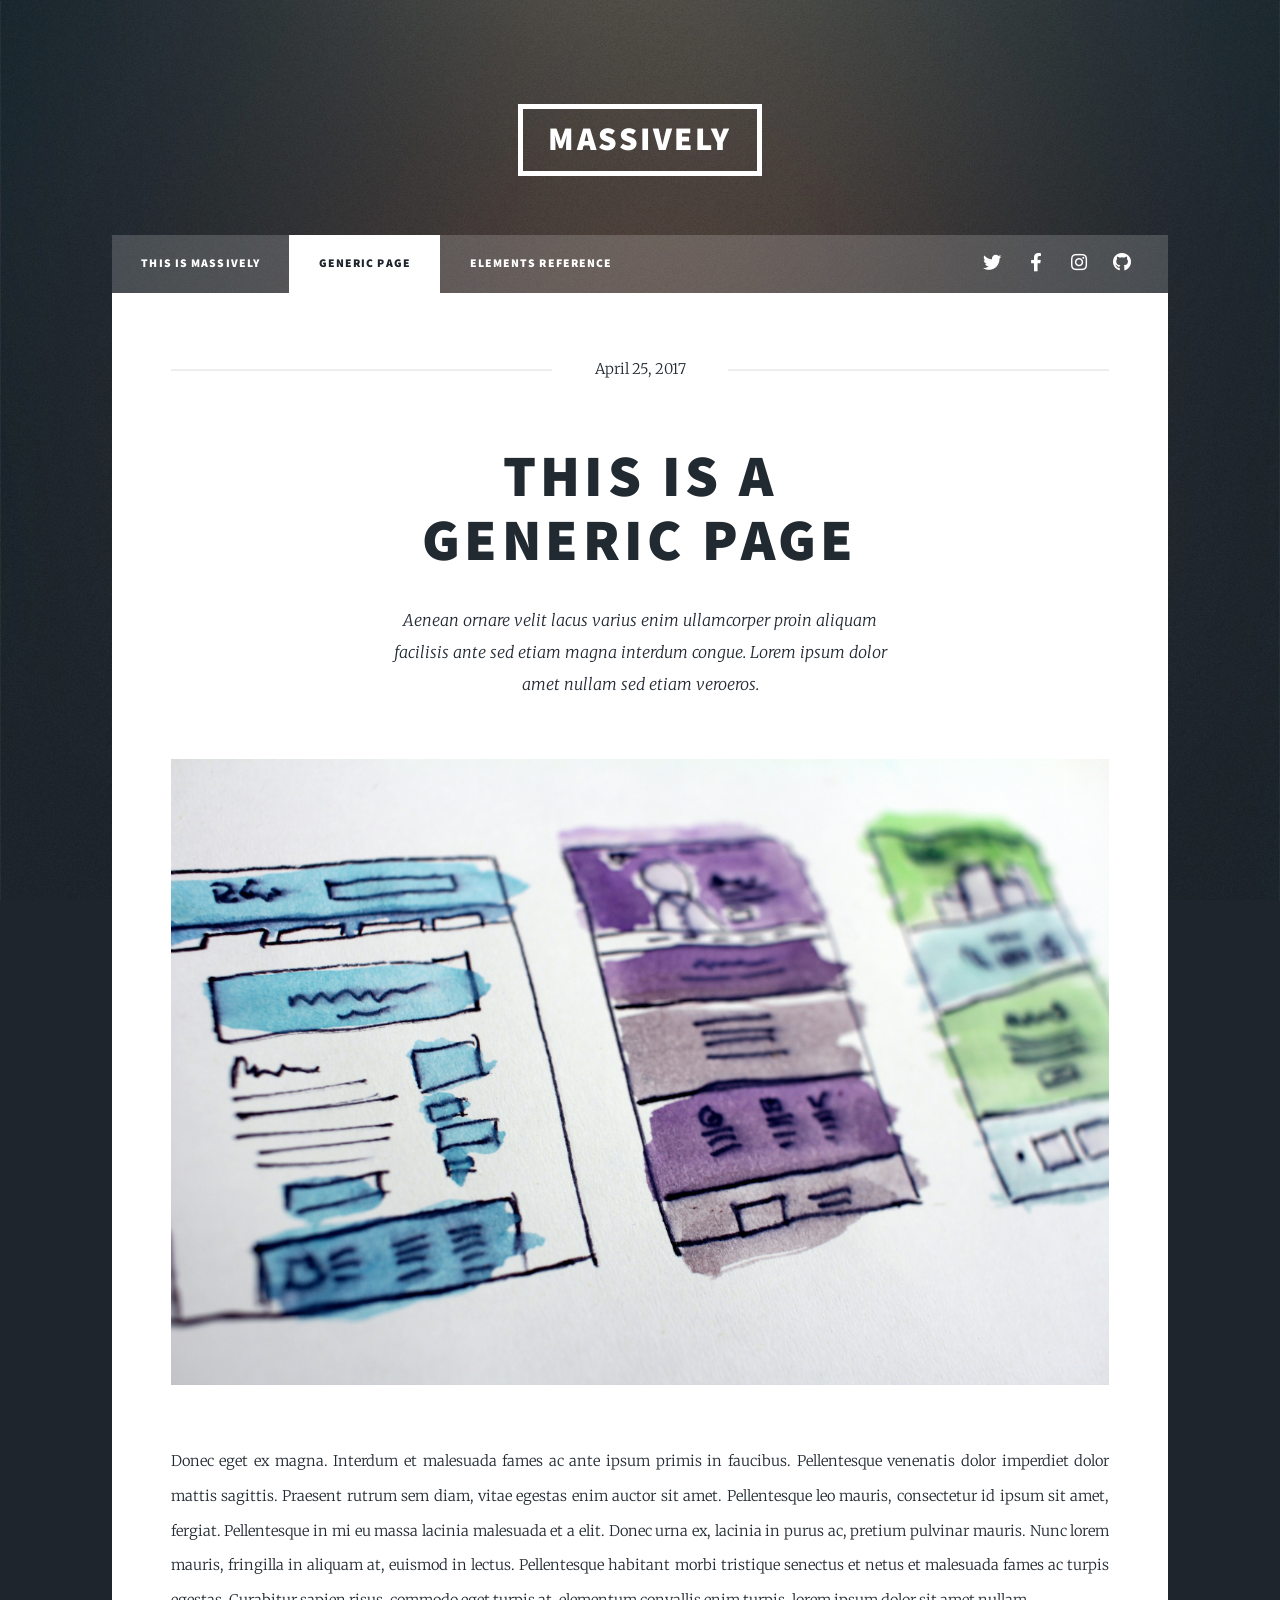
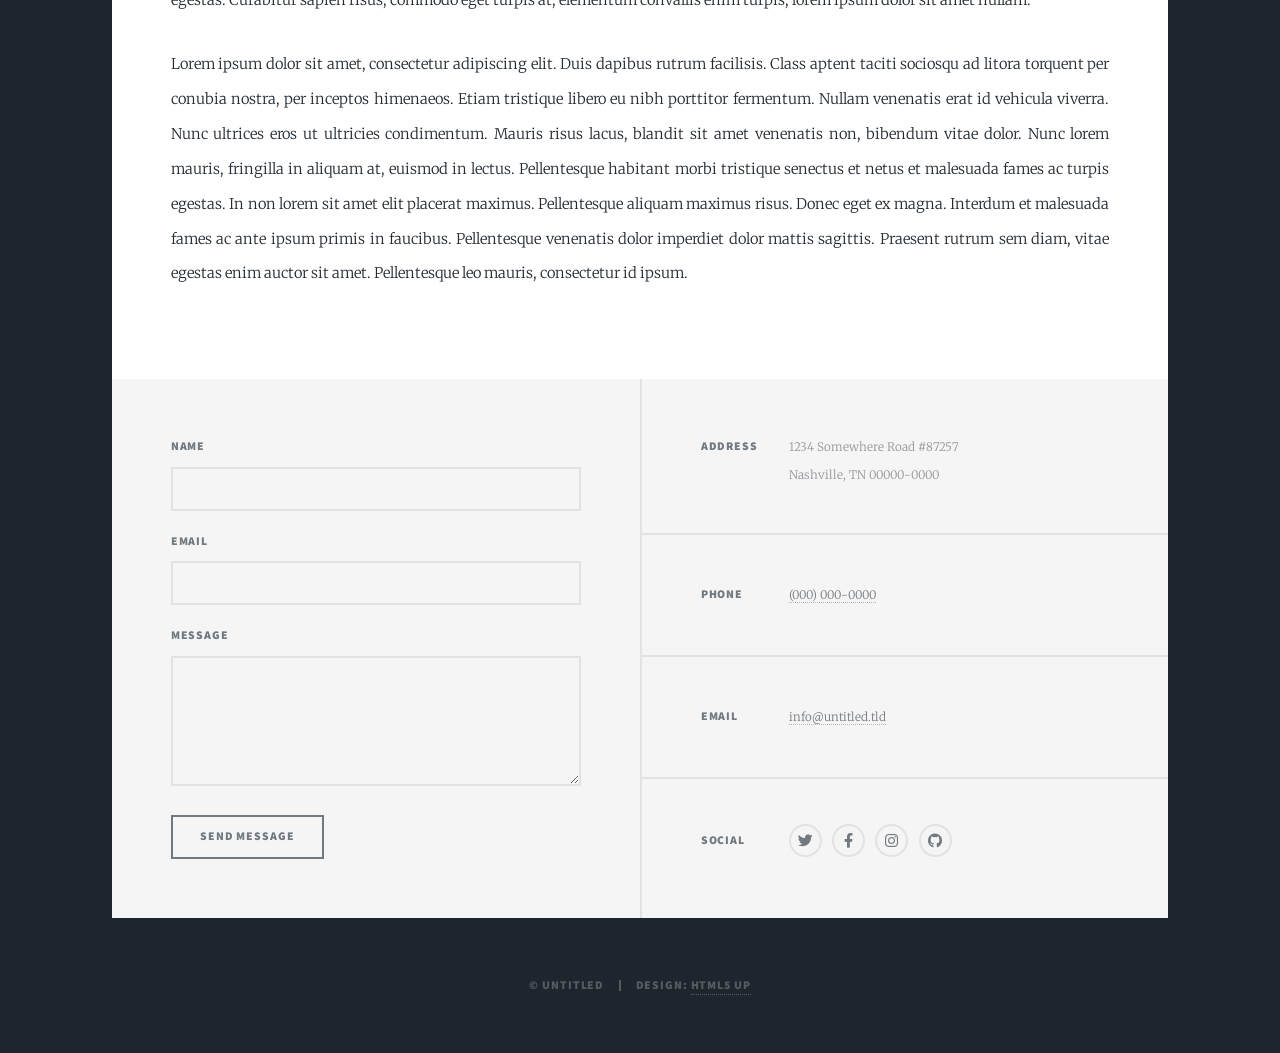
<file: generic.html>
<!DOCTYPE HTML>
<!--
	Massively by HTML5 UP
	html5up.net | @ajlkn
	Free for personal and commercial use under the CCA 3.0 license (html5up.net/license)
-->
<html>
	<head>
		<title>Generic Page - Massively by HTML5 UP</title>
		<meta charset="utf-8" />
		<meta name="viewport" content="width=device-width, initial-scale=1, user-scalable=no" />
		<link rel="stylesheet" href="assets/css/main.css" />
		<noscript><link rel="stylesheet" href="assets/css/noscript.css" /></noscript>
	</head>
	<body class="is-preload">

		<!-- Wrapper -->
			<div id="wrapper">

				<!-- Header -->
					<header id="header">
						<a href="index.html" class="logo">Massively</a>
					</header>

				<!-- Nav -->
					<nav id="nav">
						<ul class="links">
							<li><a href="index.html">This is Massively</a></li>
							<li class="active"><a href="generic.html">Generic Page</a></li>
							<li><a href="elements.html">Elements Reference</a></li>
						</ul>
						<ul class="icons">
							<li><a href="#" class="icon brands fa-twitter"><span class="label">Twitter</span></a></li>
							<li><a href="#" class="icon brands fa-facebook-f"><span class="label">Facebook</span></a></li>
							<li><a href="#" class="icon brands fa-instagram"><span class="label">Instagram</span></a></li>
							<li><a href="#" class="icon brands fa-github"><span class="label">GitHub</span></a></li>
						</ul>
					</nav>

				<!-- Main -->
					<div id="main">

						<!-- Post -->
							<section class="post">
								<header class="major">
									<span class="date">April 25, 2017</span>
									<h1>This is a<br />
									Generic Page</h1>
									<p>Aenean ornare velit lacus varius enim ullamcorper proin aliquam<br />
									facilisis ante sed etiam magna interdum congue. Lorem ipsum dolor<br />
									amet nullam sed etiam veroeros.</p>
								</header>
								<div class="image main"><img src="images/pic01.jpg" alt="" /></div>
								<p>Donec eget ex magna. Interdum et malesuada fames ac ante ipsum primis in faucibus. Pellentesque venenatis dolor imperdiet dolor mattis sagittis. Praesent rutrum sem diam, vitae egestas enim auctor sit amet. Pellentesque leo mauris, consectetur id ipsum sit amet, fergiat. Pellentesque in mi eu massa lacinia malesuada et a elit. Donec urna ex, lacinia in purus ac, pretium pulvinar mauris. Nunc lorem mauris, fringilla in aliquam at, euismod in lectus. Pellentesque habitant morbi tristique senectus et netus et malesuada fames ac turpis egestas. Curabitur sapien risus, commodo eget turpis at, elementum convallis enim turpis, lorem ipsum dolor sit amet nullam.</p>
								<p>Lorem ipsum dolor sit amet, consectetur adipiscing elit. Duis dapibus rutrum facilisis. Class aptent taciti sociosqu ad litora torquent per conubia nostra, per inceptos himenaeos. Etiam tristique libero eu nibh porttitor fermentum. Nullam venenatis erat id vehicula viverra. Nunc ultrices eros ut ultricies condimentum. Mauris risus lacus, blandit sit amet venenatis non, bibendum vitae dolor. Nunc lorem mauris, fringilla in aliquam at, euismod in lectus. Pellentesque habitant morbi tristique senectus et netus et malesuada fames ac turpis egestas. In non lorem sit amet elit placerat maximus. Pellentesque aliquam maximus risus. Donec eget ex magna. Interdum et malesuada fames ac ante ipsum primis in faucibus. Pellentesque venenatis dolor imperdiet dolor mattis sagittis. Praesent rutrum sem diam, vitae egestas enim auctor sit amet. Pellentesque leo mauris, consectetur id ipsum.</p>
							</section>

					</div>

				<!-- Footer -->
					<footer id="footer">
						<section>
							<form method="post" action="#">
								<div class="fields">
									<div class="field">
										<label for="name">Name</label>
										<input type="text" name="name" id="name" />
									</div>
									<div class="field">
										<label for="email">Email</label>
										<input type="text" name="email" id="email" />
									</div>
									<div class="field">
										<label for="message">Message</label>
										<textarea name="message" id="message" rows="3"></textarea>
									</div>
								</div>
								<ul class="actions">
									<li><input type="submit" value="Send Message" /></li>
								</ul>
							</form>
						</section>
						<section class="split contact">
							<section class="alt">
								<h3>Address</h3>
								<p>1234 Somewhere Road #87257<br />
								Nashville, TN 00000-0000</p>
							</section>
							<section>
								<h3>Phone</h3>
								<p><a href="#">(000) 000-0000</a></p>
							</section>
							<section>
								<h3>Email</h3>
								<p><a href="#">info@untitled.tld</a></p>
							</section>
							<section>
								<h3>Social</h3>
								<ul class="icons alt">
									<li><a href="#" class="icon brands alt fa-twitter"><span class="label">Twitter</span></a></li>
									<li><a href="#" class="icon brands alt fa-facebook-f"><span class="label">Facebook</span></a></li>
									<li><a href="#" class="icon brands alt fa-instagram"><span class="label">Instagram</span></a></li>
									<li><a href="#" class="icon brands alt fa-github"><span class="label">GitHub</span></a></li>
								</ul>
							</section>
						</section>
					</footer>

				<!-- Copyright -->
					<div id="copyright">
						<ul><li>&copy; Untitled</li><li>Design: <a href="https://html5up.net">HTML5 UP</a></li></ul>
					</div>

			</div>

		<!-- Scripts -->
			<script src="assets/js/jquery.min.js"></script>
			<script src="assets/js/jquery.scrollex.min.js"></script>
			<script src="assets/js/jquery.scrolly.min.js"></script>
			<script src="assets/js/browser.min.js"></script>
			<script src="assets/js/breakpoints.min.js"></script>
			<script src="assets/js/util.js"></script>
			<script src="assets/js/main.js"></script>

	</body>
</html>
</file>
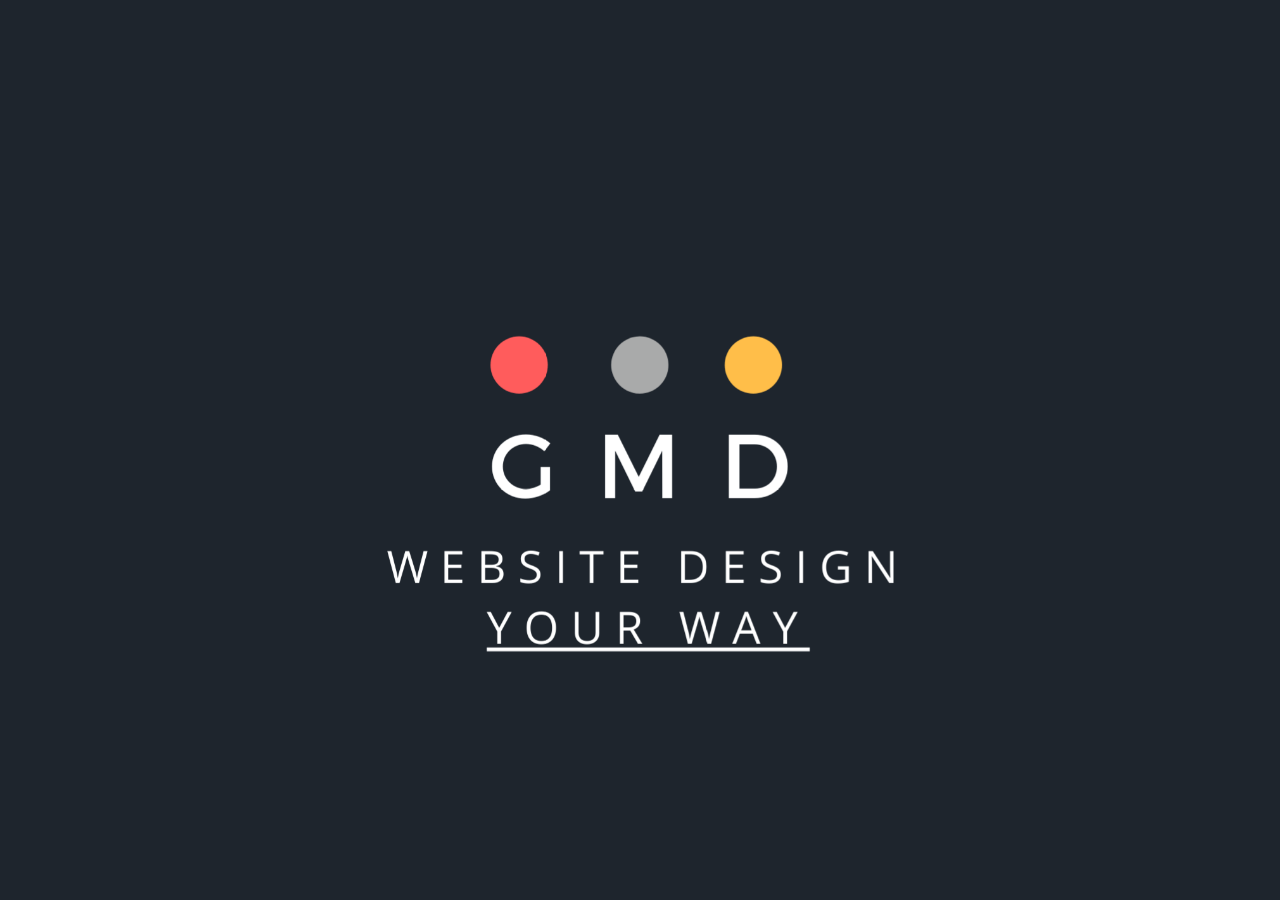
<file: Header.html>
<!DOCTYPE HTML>
<!--
	Massively by HTML5 UP
	html5up.net | @ajlkn
	Free for personal and commercial use under the CCA 3.0 license (html5up.net/license)
-->
<html>
	<head>
		<title>Griffin Media Developments</title>
		<meta charset="utf-8" />
		<meta name="viewport" content="width=device-width, initial-scale=1, user-scalable=no" />
		<link rel="stylesheet" href="assets/css/main.css" />
		<noscript><link rel="stylesheet" href="assets/css/noscript.css" /></noscript>
	</head>
	<body class="is-preload">

		<!-- Wrapper -->
			<div id="wrapper" class="fade-in">

				<!-- Intro -->
					<div id="intro">

						<!-- <h1>Griffin Media<br />
						Developments</h1>
						<p>Media solutions designed <p1>your way</p1><p> -->

						<ul class="actions">
							<li><a href="#header" class="button icon solid solo fa-arrow-down scrolly">Continue</a></li>
						</ul>
					</div>

				<!-- Header -->
					<header id="header">
						<div class="image logos"><img src="images/GMD.png" alt="" /></div>
						<a href="index.html" class="logo">Griffin Media Developments</a>

					</header>

				<!-- Nav -->
					<nav id="nav">
						<ul class="links">
							<li class="active"><a href="index.html">Website Design</a></li>
							<li><a href="Portfolio.html">Portfolio</a></li>
							<li><a href="How to buy.html">How to buy</a></li>
						</ul>
						<ul class="icons">
							<li><a href="https://twitter.com/Media_Griffin" class="icon brands fa-twitter"><span class="label">Twitter</span></a></li>
							<li><a href="#" class="icon brands fa-facebook-f"><span class="label">Facebook</span></a></li>
							<li><a href="#" class="icon brands fa-instagram"><span class="label">Instagram</span></a></li>
							<li><a href="https://www.linkedin.com/company/griffin-media-developments/about/" class="icon brands fa-linkedin"><span class="label">GitHub</span></a></li>
						</ul>
					</nav>
</file>
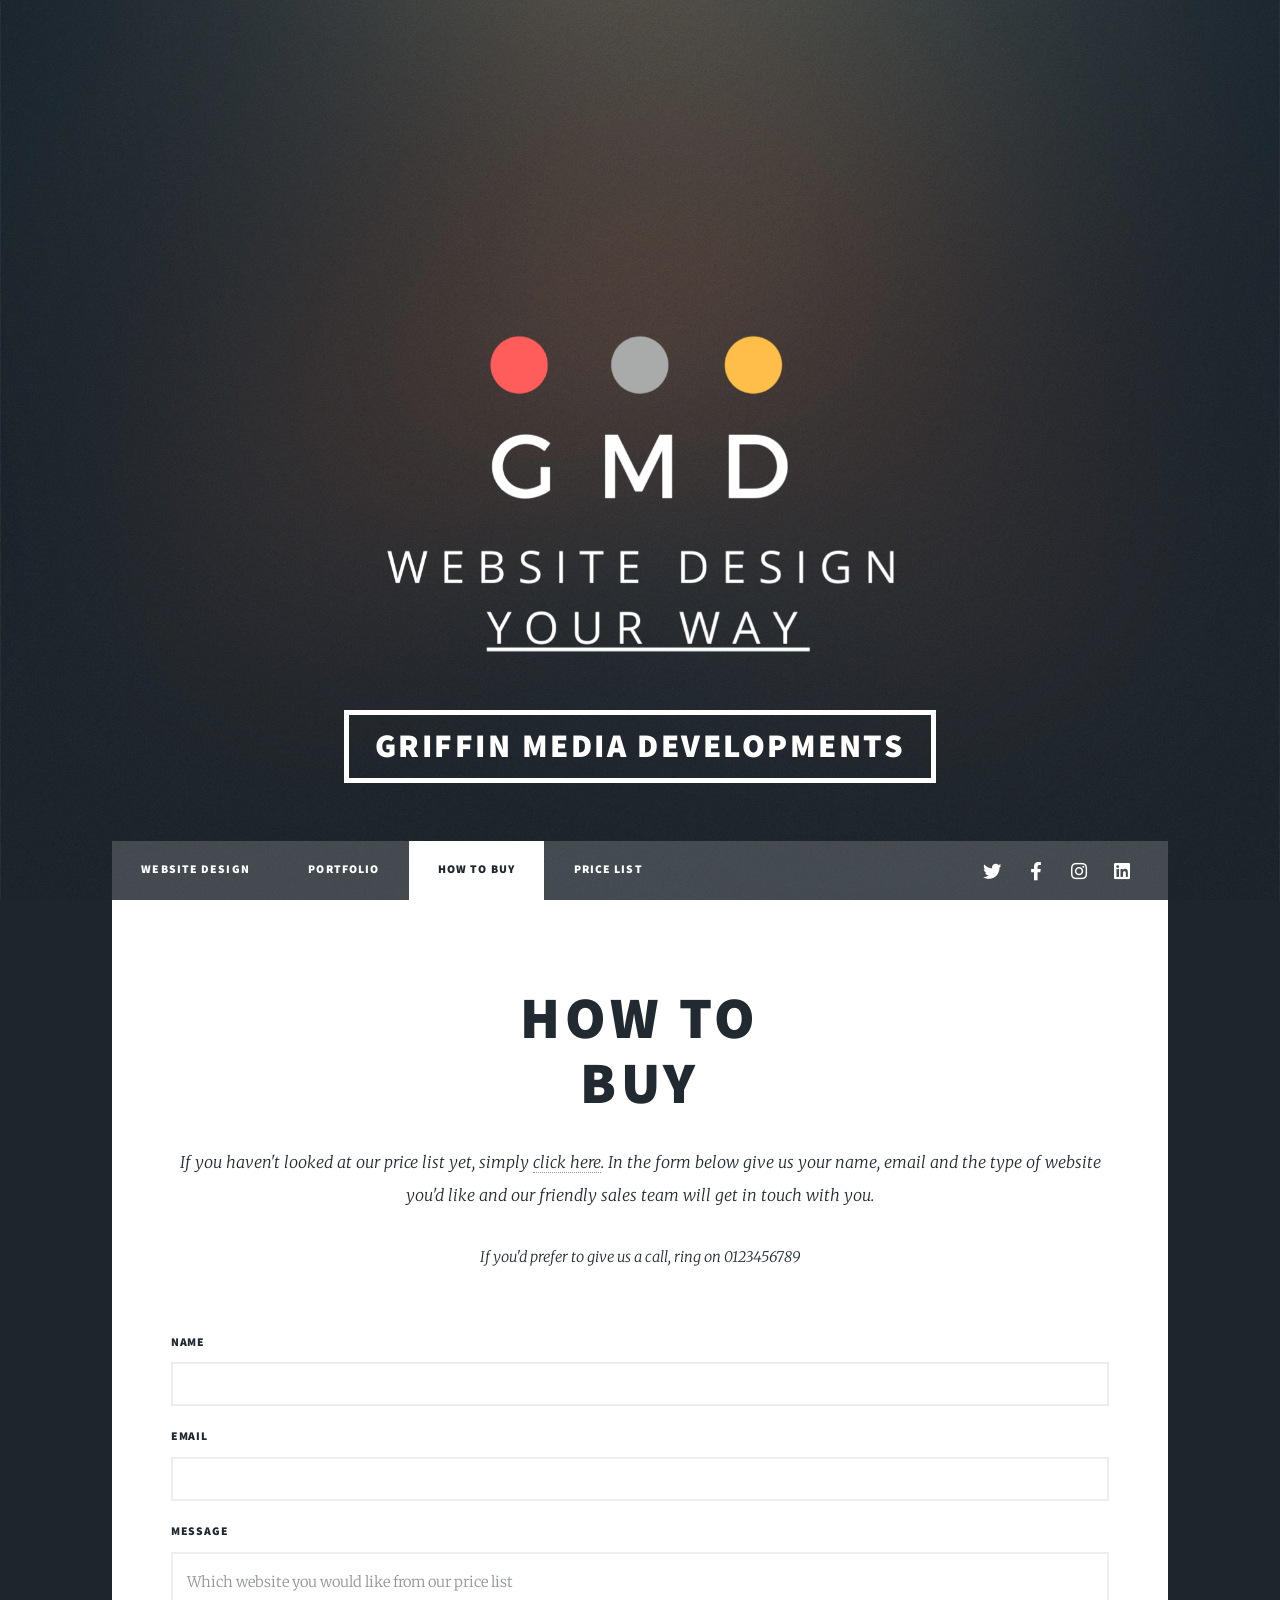
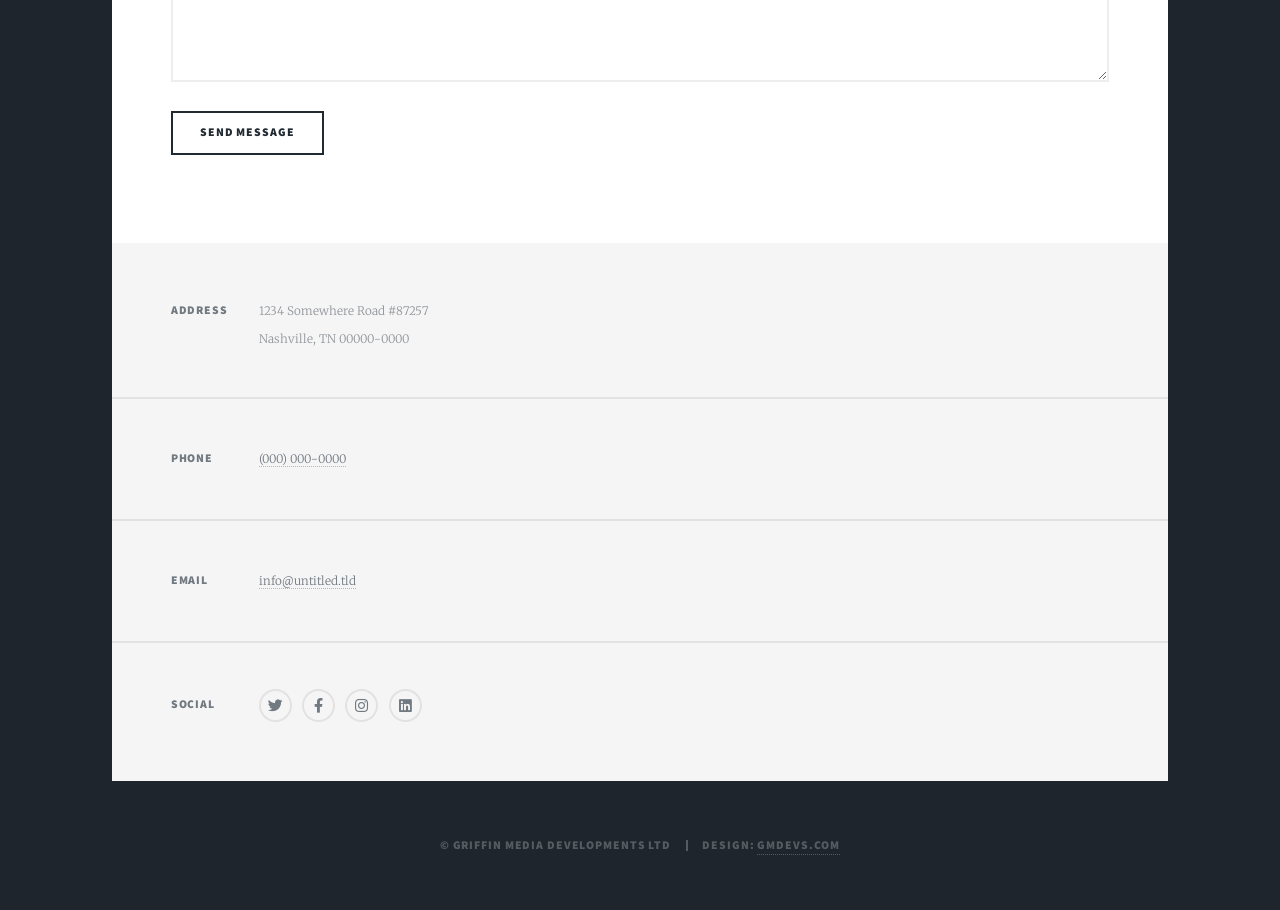
<file: How to buy.html>
<script src="assets/js/Mobile pre-scroll.js"></script>
<script src="assets/js/pre-scroll.js"></script>
<html>
	<head>
		<title>Griffin Media Developments</title>
		<meta charset="utf-8" />
		<meta name="viewport" content="width=device-width, initial-scale=1, user-scalable=no" />
		<link rel="stylesheet" href="assets/css/main.css" />
		<noscript><link rel="stylesheet" href="assets/css/noscript.css" /></noscript>
	</head>
	<body class="is-preload">

		<!-- Wrapper -->
			<div id="wrapper" class="fade-in">

				<!-- Intro -->
					<div id="intro">
						<ul class="actions">
							<li><a href="#header" class="button icon solid solo fa-arrow-down scrolly">Continue</a></li>
						</ul>
					</div>

				<!-- Header -->
				<header id="header">
					<div class="image logos"><img src="images/GMD.png" alt="" /></a></div>
					<a href="index.html" class="logo">Griffin Media Developments</a>

				</header>

				<!-- Nav -->
					<nav id="nav">
						<ul class="links">
							<li><a href="index.html">Website Design</a></li>
							<li><a href="Portfolio.html">Portfolio</a></li>
							<li class="active"><a href="How to buy.html">How to buy</a></li>
							<li ><a href="Price list.html">Price List</a></li>
						</ul>
						<ul class="icons">
							<li><a href="https://twitter.com/Media_Griffin" class="icon brands fa-twitter"><span class="label">Twitter</span></a></li>
							<li><a href="#" class="icon brands fa-facebook-f"><span class="label">Facebook</span></a></li>
							<li><a href="#" class="icon brands fa-instagram"><span class="label">Instagram</span></a></li>
							<li><a href="https://www.linkedin.com/company/griffin-media-developments/about/" class="icon brands fa-linkedin"><span class="label">GitHub</span></a></li>
						</ul>
					</nav>

				<!-- Main -->
					<div id="main">

						<!-- Post -->
							<section class="post">
								<header class="major">
									<h1>How to <br />
									buy</h1>
									<p>If you haven't looked at our price list yet, simply <a href="Price list.html">click here</a>.
										In the form below give us your name, email and the type of website you'd like and our friendly sales team will get in
										 touch with you.</p>
									<p>If you'd prefer to give us a call, ring on 0123456789</p>
								</header>
								<form method="post" action="#">
									<div class="fields">
										<div class="field">
											<label for="name">Name</label>
											<input type="text" name="name" id="name" />
										</div>
										<div class="field">
											<label for="email">Email</label>
											<input type="text" name="email" id="email" />
										</div>
										<div class="field">
											<label for="message">Message</label>
											<textarea name="message" id="message"  placeholder="Which website you would like from our price list" rows="3"></textarea>
										</div>
									</div>
									<ul class="actions">
										<li><input type="submit" value="Send Message" /></li>
									</ul>
								</form>

							</section>

					</div>

				<!-- Footer -->
					<footer id="footer">
					
						<section class="split contact">
							<section class="alt">
								<h3>Address</h3>
								<p>1234 Somewhere Road #87257<br />
								Nashville, TN 00000-0000</p>
							</section>
							<section>
								<h3>Phone</h3>
								<p><a href="#">(000) 000-0000</a></p>
							</section>
							<section>
								<h3>Email</h3>
								<p><a href="#">info@untitled.tld</a></p>
							</section>
							<section>
								<h3>Social</h3>
								<ul class="icons alt">
									<li><a href="#" class="icon brands alt fa-twitter"><span class="label">Twitter</span></a></li>
									<li><a href="#" class="icon brands alt fa-facebook-f"><span class="label">Facebook</span></a></li>
									<li><a href="#" class="icon brands alt fa-instagram"><span class="label">Instagram</span></a></li>
									<li><a href="https://www.linkedin.com/company/griffin-media-developments/about/" class="icon brands fa-linkedin"><span class="label">LinkedIn</span></a></li>
								</ul>
							</section>
						</section>
					</footer>

				<!-- Copyright -->
					<div id="copyright">
						<ul><li>&copy; Griffin Media Developments Ltd</li><li>Design: <a href="https://gmdevs.com">GMDevs.com</a></li></ul>
					</div>

			</div>

		<!-- Scripts -->
			<script src="assets/js/jquery.min.js"></script>
			<script src="assets/js/jquery.scrollex.min.js"></script>
			<script src="assets/js/jquery.scrolly.min.js"></script>
			<script src="assets/js/browser.min.js"></script>
			<script src="assets/js/breakpoints.min.js"></script>
			<script src="assets/js/util.js"></script>
			<script src="assets/js/main.js"></script>

	</body>
</html>
</file>
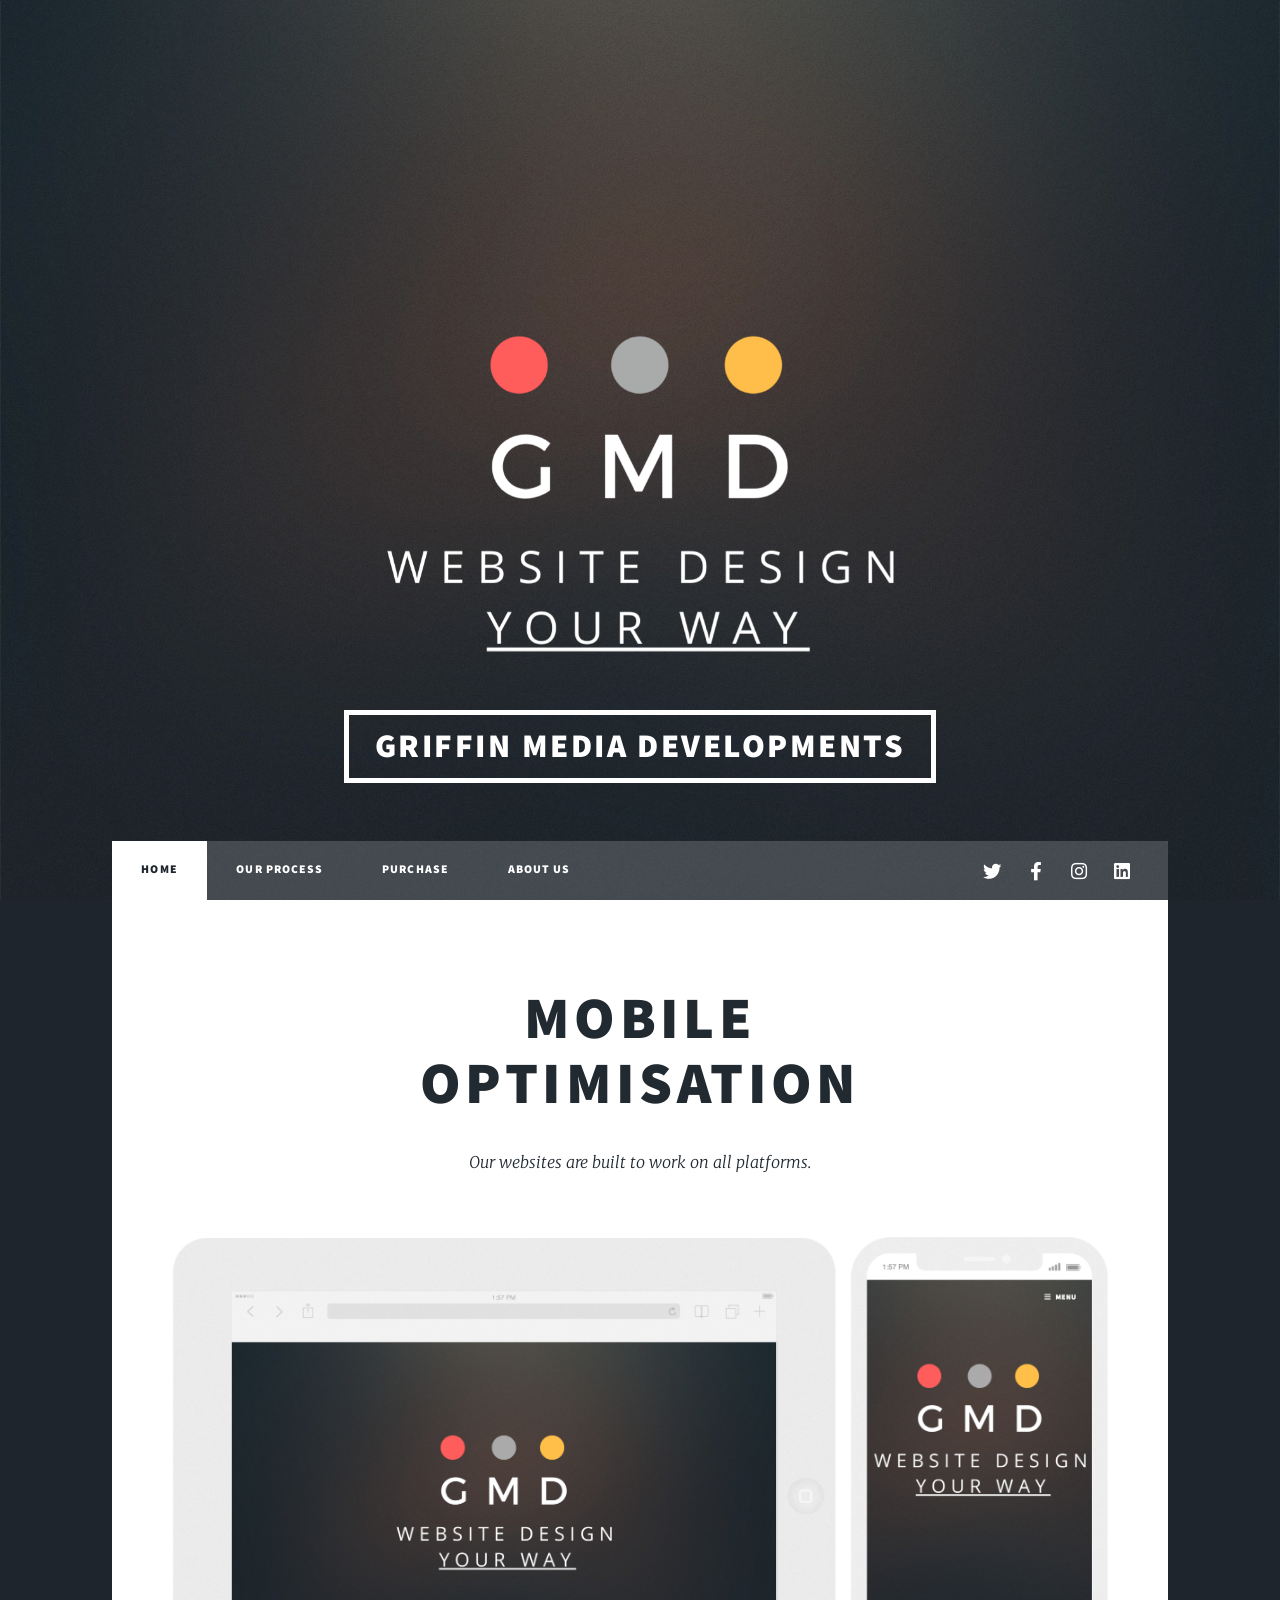
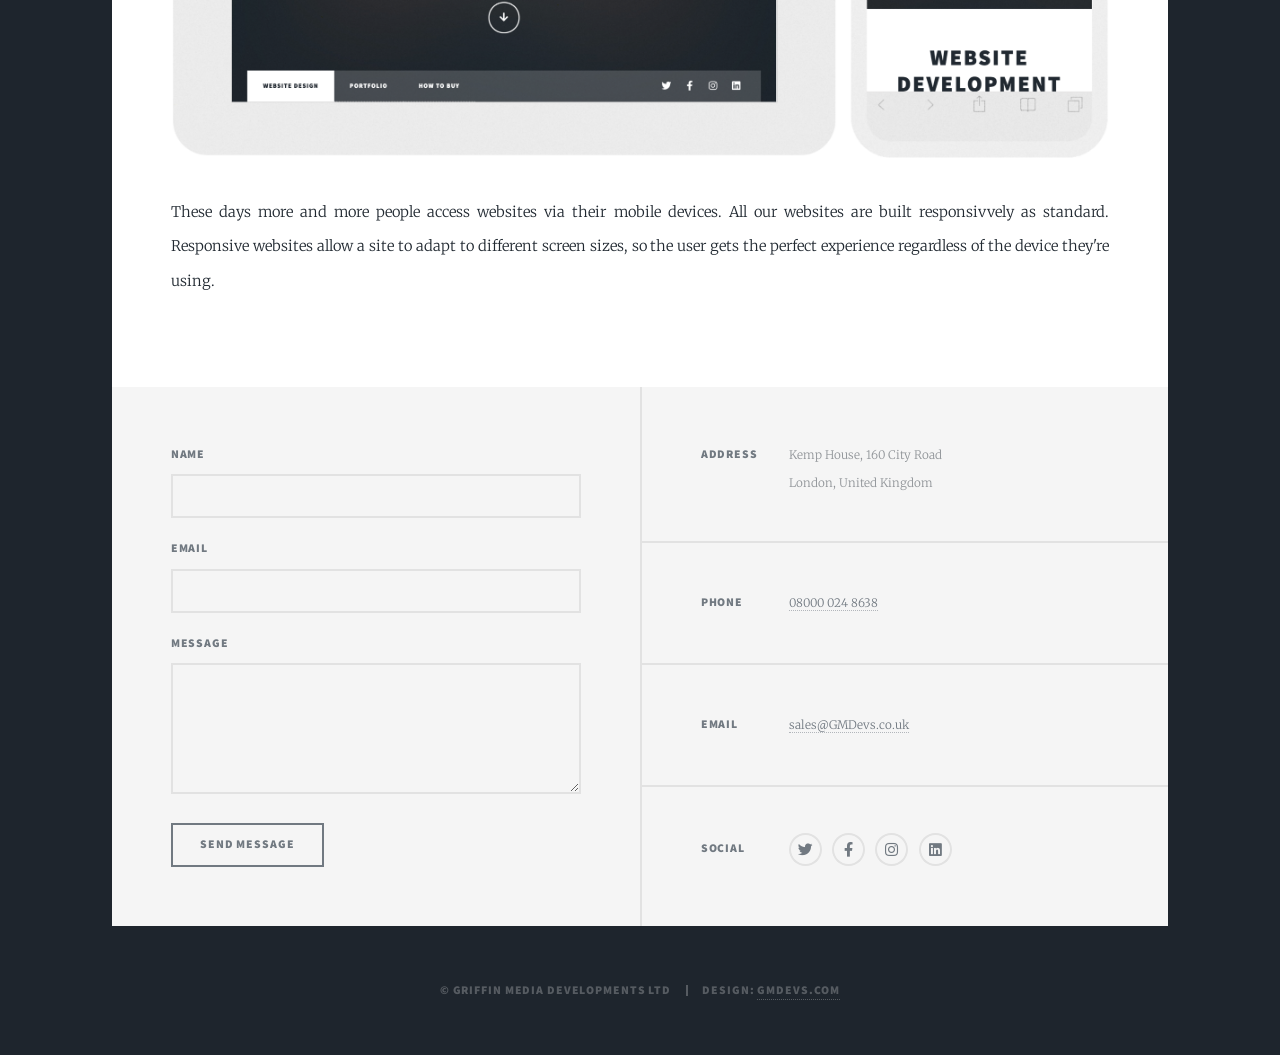
<file: Mobile Optimisation.html>
<script src="assets/js/Mobile pre-scroll.js"></script>
<script src="assets/js/pre-scroll.js"></script>
<!DOCTYPE HTML>
<html>
	<head lang="en">
		<title>Griffin Media Developments</title>
		<link rel="icon" href="images/GMD tab logo round.png">
		<meta charset="utf-8" />
		<meta name="viewport" content="width=device-width, initial-scale=1, user-scalable=no" />
		<link rel="stylesheet" href="assets/css/main.css" />
		<noscript><link rel="stylesheet" href="assets/css/noscript.css" /></noscript>
	</head>
	<body class="is-preload">

		<!-- Wrapper -->
			<div id="wrapper" class="fade-in">

				<!-- Intro -->
					<div id="intro">
						<ul class="actions">
							<li><a href="#header" class="button icon solid solo fa-arrow-down scrolly">Continue</a></li>
						</ul>
					</div>

				<!-- Header -->
					<header id="header">
						<div class="image logos"><img src="images/GMD.png" alt="" /></a></div>
						<a href="index.html" class="logo">Griffin Media Developments</a>

					</header>

				<!-- Nav -->
					<nav id="nav">
						<ul class="links">
							<li class="active"><a href="index.html">Home</a></li>
							<li><a href="Our Process.html">Our Process</a></li>
							<li><a href="Purchase.html">Purchase</a></li>
							<li ><a href="About us.html">About us</a></li>
						</ul>
						<ul class="icons">
							<li><a href="https://twitter.com/GMDevelopments" class="icon brands fa-twitter"><span class="label">Twitter</span></a></li>
							<li><a href="https://www.facebook.com/griffinmediadevelopments/" class="icon brands fa-facebook-f"><span class="label">Facebook</span></a></li>
							<li><a href="https://www.instagram.com/gmdevs/" class="icon brands fa-instagram"><span class="label">Instagram</span></a></li>
							<li><a href="https://www.linkedin.com/company/griffin-media-developments/about/" class="icon brands fa-linkedin"><span class="label">LinkedIn</span></a></li>
						</ul>
					</nav>


				<!-- Main -->
					<div id="main">

						<!-- Post -->
							<section class="post">
								<header class="major">
									<h1>Mobile<br />
									Optimisation</h1>
									<p>Our websites are built to work on all platforms.</p>
								</header>
								<span class="image fit"><img src="images/Mobile Optimisation.jpg" alt="" /></span>
								<p>These days more and more people access websites via their mobile devices. All our websites are built responsivvely as standard. Responsive websites allow a site to adapt to different screen sizes, so the user gets the perfect experience regardless of the device they're using.</p>
							</section>

					</div>

				<!-- Footer -->
				<footer id="footer">
					<section>
						<form method="post" action="#">
							<div class="fields">
								<div class="field">
									<label for="name">Name</label>
									<input type="text" name="name" id="name" />
								</div>
								<div class="field">
									<label for="email">Email</label>
									<input type="text" name="email" id="email" />
								</div>
								<div class="field">
									<label for="message">Message</label>
									<textarea name="message" id="message" rows="3"></textarea>
								</div>
							</div>
							<ul class="actions">
								<li><input type="submit" value="Send Message" /></li>
							</ul>
						</form>
					</section>
					<section class="split contact">
						<section class="alt">
							<h3>Address</h3>
							<p>Kemp House, 160 City Road<br />
							London, United Kingdom</p>
						</section>
						<section>
							<h3>Phone</h3>
							<p><a href="tel:+448000248638">08000 024 8638</a></p>
						</section>
						<section>
							<h3>Email</h3>
							<p><a href="mailto:sales@GMDevs.co.uk target="_blank"">sales@GMDevs.co.uk</a></p>
						</section>
						<section>
							<h3>Social</h3>
							<ul class="icons alt">
								<li><a href="https://twitter.com/GMDevelopments" class="icon brands fa-twitter"><span class="label">Twitter</span></a></li>
								<li><a href="https://www.facebook.com/griffinmediadevelopments/" class="icon brands fa-facebook-f"><span class="label">Facebook</span></a></li>
								<li><a href="https://www.instagram.com/gmdevs/" class="icon brands fa-instagram"><span class="label">Instagram</span></a></li>
								<li><a href="https://www.linkedin.com/company/griffin-media-developments/about/" class="icon brands fa-linkedin"><span class="label">LinkedIn</span></a></li>
							</ul>
						</section>
					</section>
				</footer>

				<!-- Copyright -->
				<div id="copyright">
					<ul><li>&copy; Griffin Media Developments Ltd</li><li>Design: <a href="https://gmdevs.com">GMDevs.com</a></li></ul>
				</div>

				</div>

				<!-- Scripts -->
				<script src="assets/js/jquery.min.js"></script>
				<script src="assets/js/jquery.scrollex.min.js"></script>
				<script src="assets/js/jquery.scrolly.min.js"></script>
				<script src="assets/js/browser.min.js"></script>
				<script src="assets/js/breakpoints.min.js"></script>
				<script src="assets/js/util.js"></script>
				<script src="assets/js/main.js"></script>

				</body>
				</html>
</file>
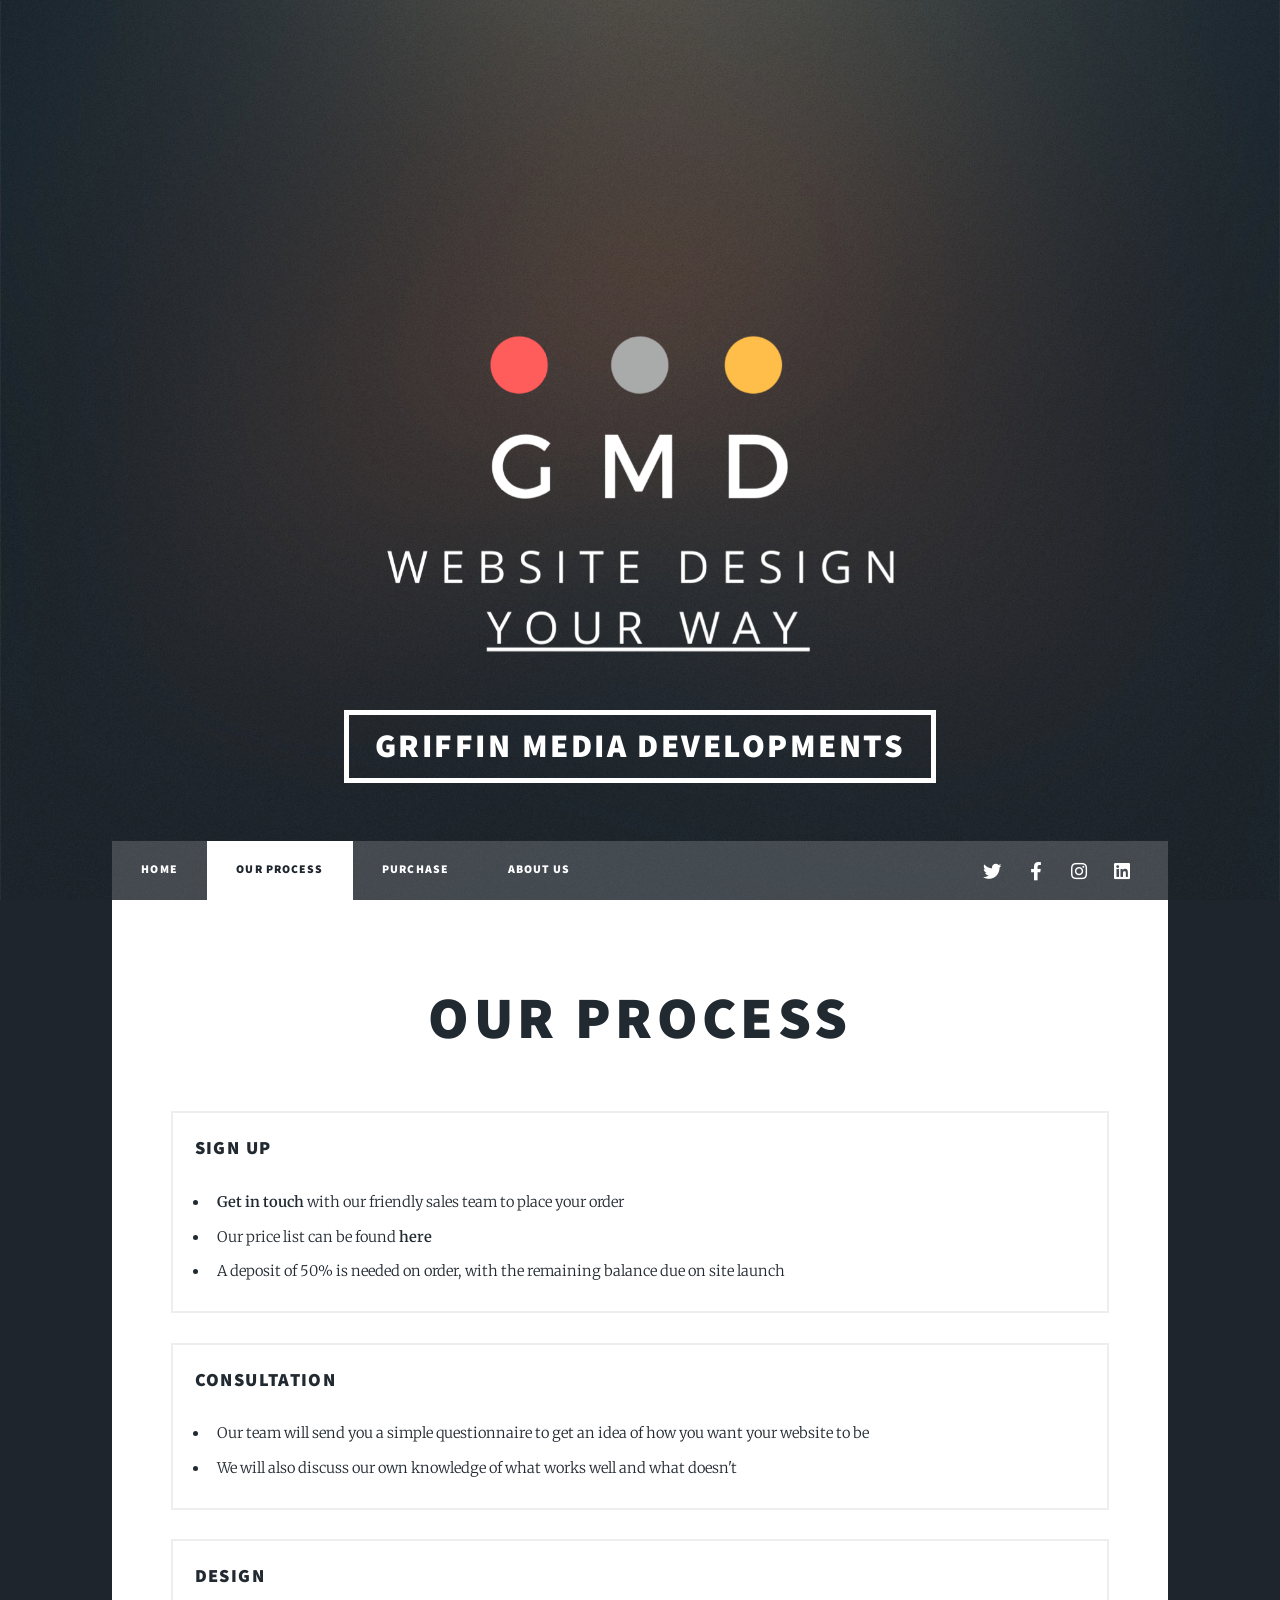
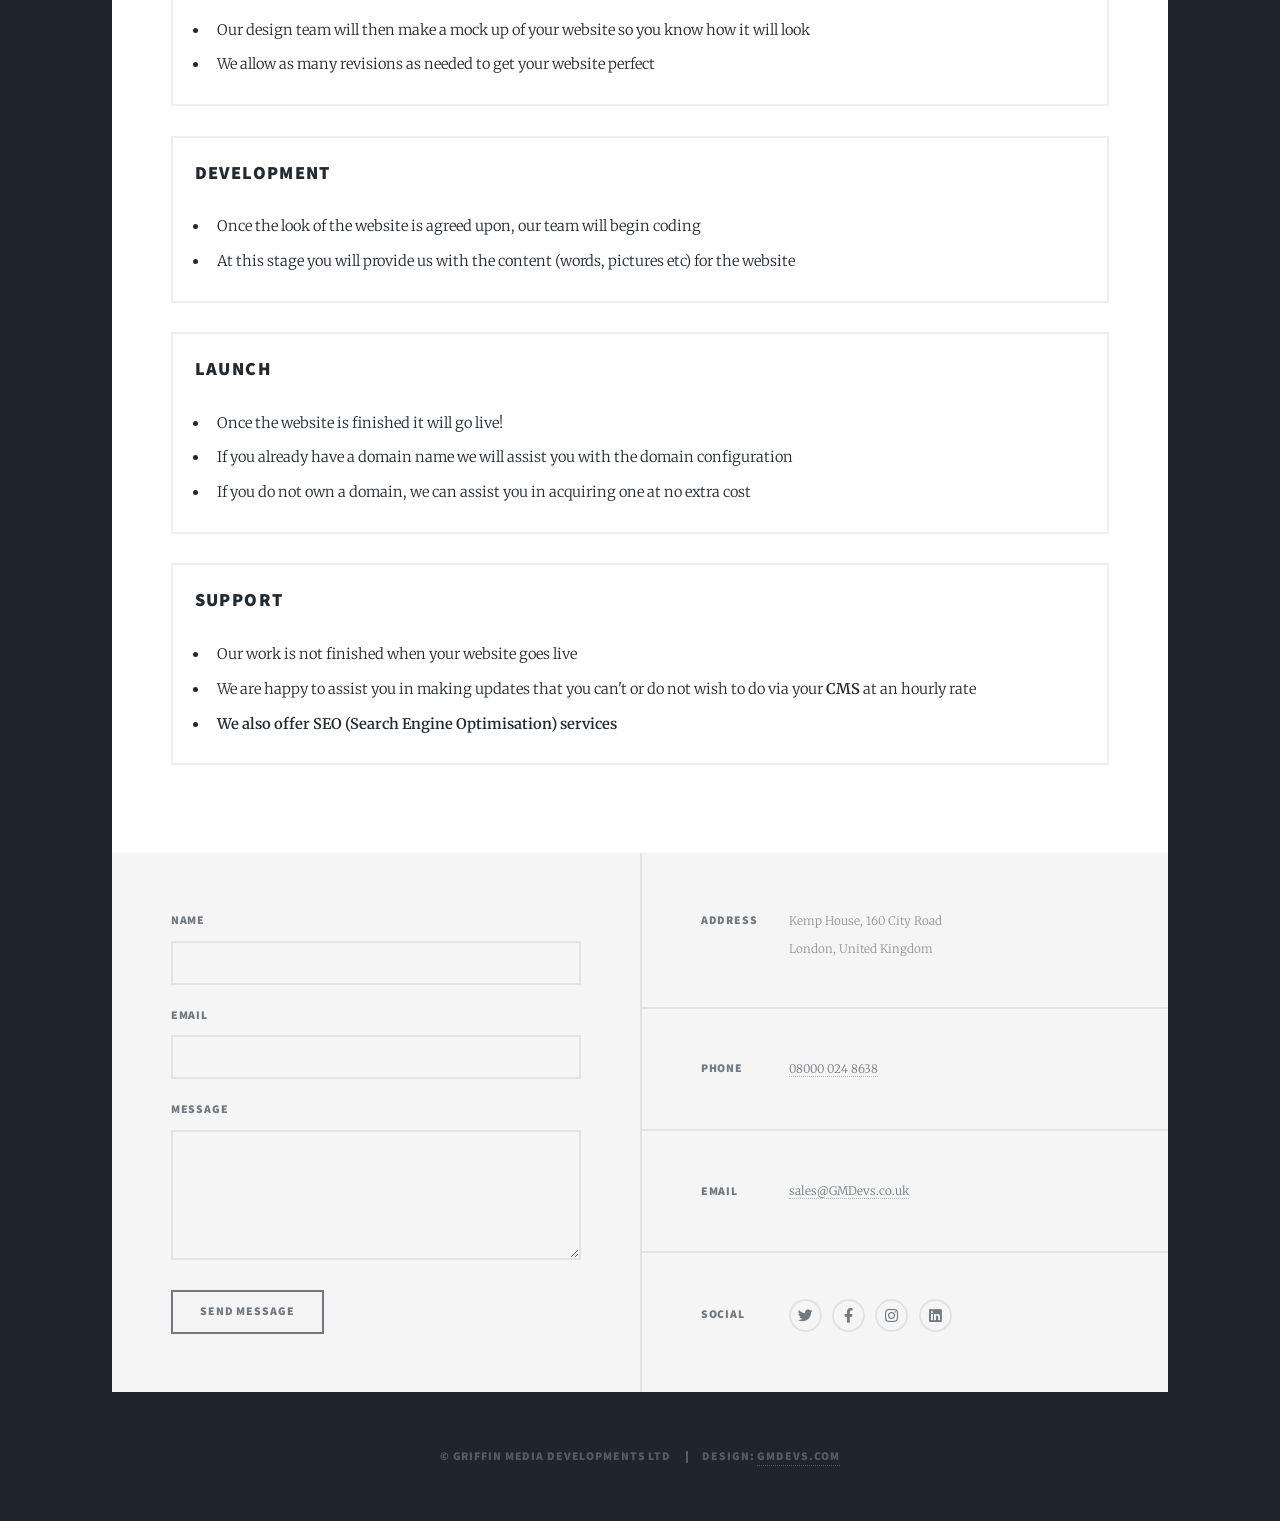
<file: Mobile Our Process.html>
<script src="assets/js/Mobile pre-scroll.js"></script>
<script src="assets/js/pre-scroll.js"></script>
<!DOCTYPE HTML>
<html>
	<head lang="en">
		<title>Griffin Media Developments</title>
		<link rel="icon" href="images/GMD tab logo round.png">
		<meta charset="utf-8" />
		<meta name="viewport" content="width=device-width, initial-scale=1, user-scalable=no" />
		<link rel="stylesheet" href="assets/css/main.css" />
		<noscript><link rel="stylesheet" href="assets/css/noscript.css" /></noscript>
	</head>
	<body class="is-preload">

		<!-- Wrapper -->
			<div id="wrapper" class="fade-in">

				<!-- Intro -->
					<div id="intro">
						<ul class="actions">
							<li><a href="#header" class="button icon solid solo fa-arrow-down scrolly">Continue</a></li>
						</ul>
					</div>

				<!-- Header -->
					<header id="header">
						<div class="image logos"><img src="images/GMD.png" alt="" /></a></div>
						<a href="index.html" class="logo">Griffin Media Developments</a>

					</header>

				<!-- Nav -->
					<nav id="nav">
						<ul class="links">
							<li ><a href="index.html">Home</a></li>
							<li class="active"><a href="Our Process.html">Our Process</a></li>
							<li><a href="Purchase.html">Purchase</a></li>
							<li ><a href="About us.html">About us</a></li>
						</ul>
						<ul class="icons">
							<li><a href="https://twitter.com/GMDevelopments" class="icon brands fa-twitter"><span class="label">Twitter</span></a></li>
							<li><a href="https://www.facebook.com/griffinmediadevelopments/" class="icon brands fa-facebook-f"><span class="label">Facebook</span></a></li>
							<li><a href="https://www.instagram.com/gmdevs/" class="icon brands fa-instagram"><span class="label">Instagram</span></a></li>
							<li><a href="https://www.linkedin.com/company/griffin-media-developments/about/" class="icon brands fa-linkedin"><span class="label">LinkedIn</span></a></li>
						</ul>
					</nav>


				<!-- Main -->
					<div id="main">

						<!-- Post -->
							<section class="post">
								<header class="major">

									<h1>Our Process</h1>
								</header>
								<div class="box">
									<h3>Sign Up</h3>
										<ul>
											<li><b>Get in touch</b> with our friendly sales team to place your order</li>
											<li>Our price list can be found <b>here</b></li>
											<li>A deposit of 50% is needed on order, with the remaining balance due on site launch</li>
										</ul>
								</div>
								<div class="box">
									<h3>Consultation</h3>
										<ul>
											<li>Our team will send you a simple questionnaire to get an idea of how you want your website to be</li>
											<li>We will also discuss our own knowledge of what works well and what doesn't</li>
										</ul>
								</div>

								<div class="box">
									<h3>Design</h3>
										<ul>
											<li>Our design team will then make a mock up of your website so you know how it will look</li>
											<li>We allow as many revisions as needed to get your website perfect</li>
										</ul>
								</div>

								<div class="box">
									<h3>Development</h3>
										<ul>
											<li>Once the look of the website is agreed upon, our team will begin coding</li>
											<li>At this stage you will provide us with the content (words, pictures etc) for the website</li>
										</ul>
								</div>

								<div class="box">
									<h3>Launch</h3>
										<ul>
											<li>Once the website is finished it will go live!</li>
											<li>If you already have a domain name we will assist you with the domain configuration</li>
											<li>If you do not own a domain, we can assist you in acquiring one at no extra cost</li>
										</ul>
								</div>

								<div class="box">
								<h3>Support</h3>
										<ul>
											<li>Our work is not finished when your website goes live</li>
											<li>	We are happy to assist you in making updates that you can't or do not wish to do via your <b>CMS</b> at an hourly rate</li>
											<li><b>We also offer SEO (Search Engine Optimisation) services</b></li>
										</ul>
								</div>

					</div>

				<!-- Footer -->
				<footer id="footer">
					<section>
						<form method="post" action="#">
							<div class="fields">
								<div class="field">
									<label for="name">Name</label>
									<input type="text" name="name" id="name" />
								</div>
								<div class="field">
									<label for="email">Email</label>
									<input type="text" name="email" id="email" />
								</div>
								<div class="field">
									<label for="message">Message</label>
									<textarea name="message" id="message" rows="3"></textarea>
								</div>
							</div>
							<ul class="actions">
								<li><input type="submit" value="Send Message" /></li>
							</ul>
						</form>
					</section>
					<section class="split contact">
						<section class="alt">
							<h3>Address</h3>
							<p>Kemp House, 160 City Road<br />
							London, United Kingdom</p>
						</section>
						<section>
							<h3>Phone</h3>
							<p><a href="tel:+448000248638">08000 024 8638</a></p>
						</section>
						<section>
							<h3>Email</h3>
							<p><a href="mailto:sales@GMDevs.co.uk target="_blank"">sales@GMDevs.co.uk</a></p>
						</section>
						<section>
							<h3>Social</h3>
							<ul class="icons alt">
								<li><a href="https://twitter.com/GMDevelopments" class="icon brands fa-twitter"><span class="label">Twitter</span></a></li>
								<li><a href="https://www.facebook.com/griffinmediadevelopments/" class="icon brands fa-facebook-f"><span class="label">Facebook</span></a></li>
								<li><a href="https://www.instagram.com/gmdevs/" class="icon brands fa-instagram"><span class="label">Instagram</span></a></li>
								<li><a href="https://www.linkedin.com/company/griffin-media-developments/about/" class="icon brands fa-linkedin"><span class="label">LinkedIn</span></a></li>
							</ul>
						</section>
					</section>
				</footer>

				<!-- Copyright -->
				<div id="copyright">
					<ul><li>&copy; Griffin Media Developments Ltd</li><li>Design: <a href="https://gmdevs.com">GMDevs.com</a></li></ul>
				</div>

				</div>

				<!-- Scripts -->
				<script src="assets/js/jquery.min.js"></script>
				<script src="assets/js/jquery.scrollex.min.js"></script>
				<script src="assets/js/jquery.scrolly.min.js"></script>
				<script src="assets/js/browser.min.js"></script>
				<script src="assets/js/breakpoints.min.js"></script>
				<script src="assets/js/util.js"></script>
				<script src="assets/js/main.js"></script>

				</body>
				</html>
</file>
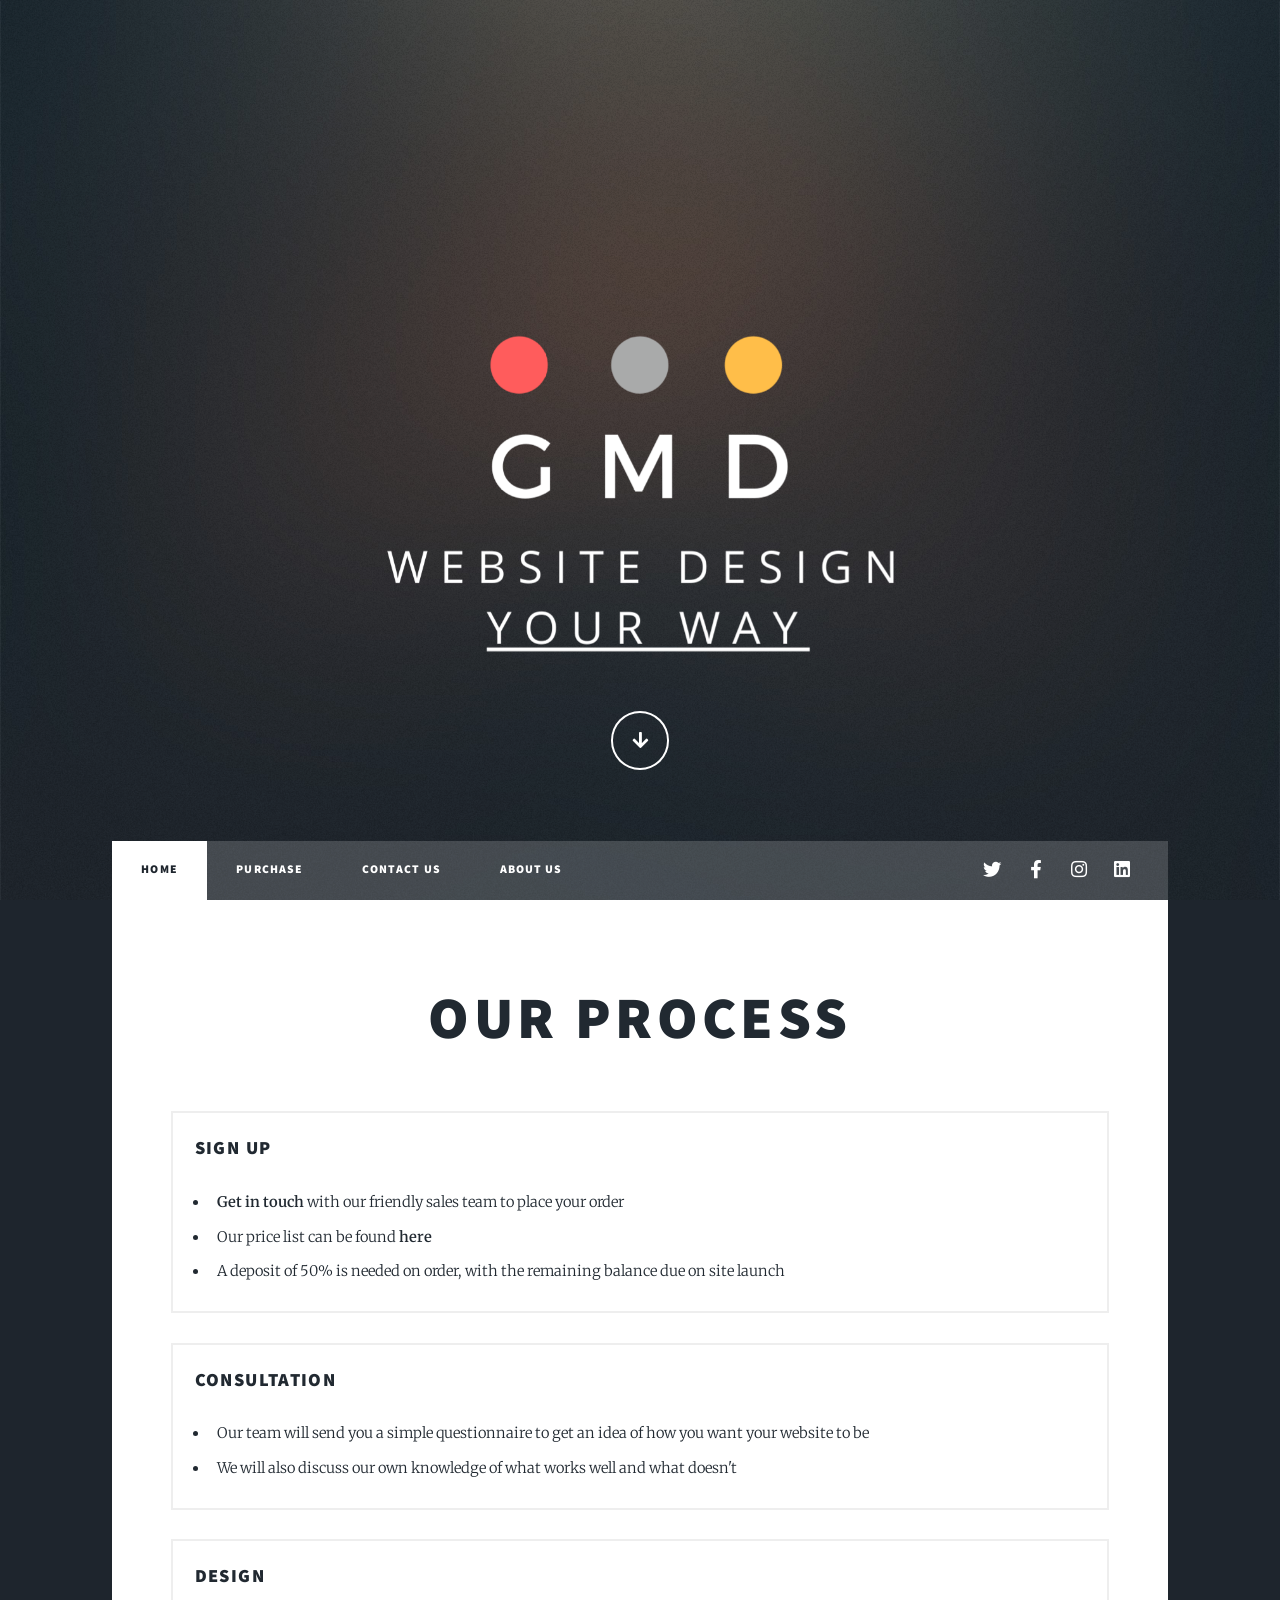
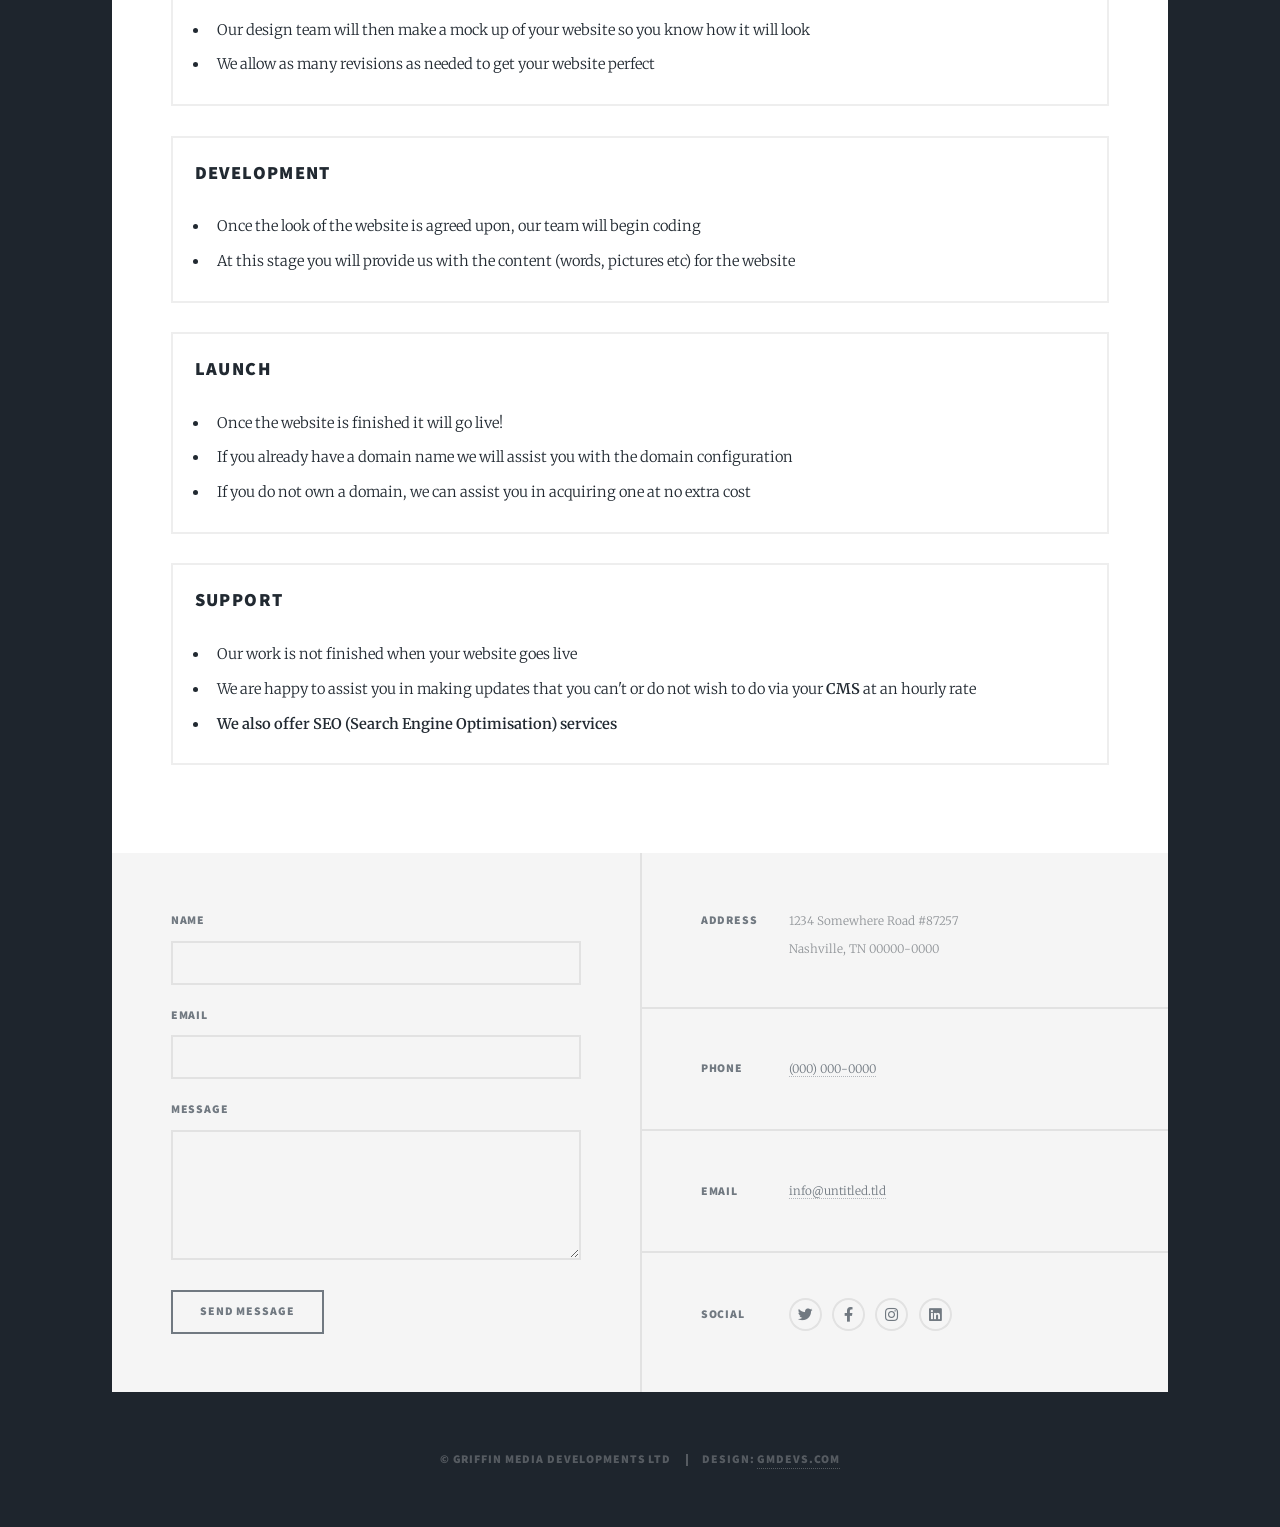
<file: Mobile timeline.html>
<!DOCTYPE HTML>
<script src="assets/js/Mobile pre-scroll.js"></script>
<script src="assets/js/pre-scroll.js"></script>
<html>
	<head>
		<title>Griffin Media Developments</title>
		<meta charset="utf-8" />
		<meta name="viewport" content="width=device-width, initial-scale=1, user-scalable=no" />
		<link rel="stylesheet" href="assets/css/main.css" />
		<noscript><link rel="stylesheet" href="assets/css/noscript.css" /></noscript>
	</head>
	<body class="is-preload">

		<!-- Wrapper -->
			<div id="wrapper">

				<!-- Intro -->
					<div id="intro">

						<!-- <h1>Griffin Media<br />
						Developments</h1>
						<p>Media solutions designed <p1>your way</p1><p> -->

						<ul class="actions">
							<li><a href="#header" class="button icon solid solo fa-arrow-down scrolly">Continue</a></li>
						</ul>
					</div>

				<!-- Header -->
					<header id="header">
						<div class="image logos"><img src="images/GMD.png" alt="" /></div>
						<a href="index.html" class="logo">Griffin Media Developments</a>

					</header>

				<!-- Nav -->
					<nav id="nav">
						<ul class="links">
							<li class="active"><a href="index.html">Home</a></li>
							<li><a href="Purchase.html">Purchase</a></li>
							<li ><a href="Contact Us.html">Contact Us</a></li>
							<li ><a href="About us.html">About us</a></li>
						</ul>
						<ul class="icons">
							<li><a href="https://twitter.com/Media_Griffin" class="icon brands fa-twitter"><span class="label">Twitter</span></a></li>
							<li><a href="#" class="icon brands fa-facebook-f"><span class="label">Facebook</span></a></li>
							<li><a href="#" class="icon brands fa-instagram"><span class="label">Instagram</span></a></li>
							<li><a href="https://www.linkedin.com/company/griffin-media-developments/about/" class="icon brands fa-linkedin"><span class="label">GitHub</span></a></li>
						</ul>
					</nav>

				<!-- Main -->
					<div id="main">

						<!-- Post -->
							<section class="post">
								<header class="major">

									<h1>Our Process</h1>
								</header>
								<div class="box">
									<h3>Sign Up</h3>
										<ul>
											<li><b>Get in touch</b> with our friendly sales team to place your order</li>
											<li>Our price list can be found <b>here</b></li>
											<li>A deposit of 50% is needed on order, with the remaining balance due on site launch</li>
										</ul>
								</div>
								<div class="box">
									<h3>Consultation</h3>
										<ul>
											<li>Our team will send you a simple questionnaire to get an idea of how you want your website to be</li>
											<li>We will also discuss our own knowledge of what works well and what doesn't</li>
										</ul>
								</div>

								<div class="box">
									<h3>Design</h3>
										<ul>
											<li>Our design team will then make a mock up of your website so you know how it will look</li>
											<li>We allow as many revisions as needed to get your website perfect</li>
										</ul>
								</div>

								<div class="box">
									<h3>Development</h3>
										<ul>
											<li>Once the look of the website is agreed upon, our team will begin coding</li>
											<li>At this stage you will provide us with the content (words, pictures etc) for the website</li>
										</ul>
								</div>

								<div class="box">
									<h3>Launch</h3>
										<ul>
											<li>Once the website is finished it will go live!</li>
											<li>If you already have a domain name we will assist you with the domain configuration</li>
											<li>If you do not own a domain, we can assist you in acquiring one at no extra cost</li>
										</ul>
								</div>

								<div class="box">
								<h3>Support</h3>
										<ul>
											<li>Our work is not finished when your website goes live</li>
											<li>	We are happy to assist you in making updates that you can't or do not wish to do via your <b>CMS</b> at an hourly rate</li>
											<li><b>We also offer SEO (Search Engine Optimisation) services</b></li>
										</ul>
								</div>

					</div>

				<!-- Footer -->
					<footer id="footer">
						<section>
							<form method="post" action="#">
								<div class="fields">
									<div class="field">
										<label for="name">Name</label>
										<input type="text" name="name" id="name" />
									</div>
									<div class="field">
										<label for="email">Email</label>
										<input type="text" name="email" id="email" />
									</div>
									<div class="field">
										<label for="message">Message</label>
										<textarea name="message" id="message" rows="3"></textarea>
									</div>
								</div>
								<ul class="actions">
									<li><input type="submit" value="Send Message" /></li>
								</ul>
							</form>
						</section>
						<section class="split contact">
							<section class="alt">
								<h3>Address</h3>
								<p>1234 Somewhere Road #87257<br />
								Nashville, TN 00000-0000</p>
							</section>
							<section>
								<h3>Phone</h3>
								<p><a href="#">(000) 000-0000</a></p>
							</section>
							<section>
								<h3>Email</h3>
								<p><a href="#">info@untitled.tld</a></p>
							</section>
							<section>
								<h3>Social</h3>
								<ul class="icons alt">
									<li><a href="#" class="icon brands alt fa-twitter"><span class="label">Twitter</span></a></li>
									<li><a href="#" class="icon brands alt fa-facebook-f"><span class="label">Facebook</span></a></li>
									<li><a href="#" class="icon brands alt fa-instagram"><span class="label">Instagram</span></a></li>
									<li><a href="https://www.linkedin.com/company/griffin-media-developments/about/" class="icon brands fa-linkedin"><span class="label">LinkedIn</span></a></li>
								</ul>
							</section>
						</section>
					</footer>

				<!-- Copyright -->
					<div id="copyright">
						<ul><li>&copy; Griffin Media Developments Ltd</li><li>Design: <a href="https://gmdevs.com">GMDevs.com</a></li></ul>
					</div>

			</div>

		<!-- Scripts -->
			<script src="assets/js/jquery.min.js"></script>
			<script src="assets/js/jquery.scrollex.min.js"></script>
			<script src="assets/js/jquery.scrolly.min.js"></script>
			<script src="assets/js/browser.min.js"></script>
			<script src="assets/js/breakpoints.min.js"></script>
			<script src="assets/js/util.js"></script>
			<script src="assets/js/main.js"></script>

	</body>
</html>
</file>
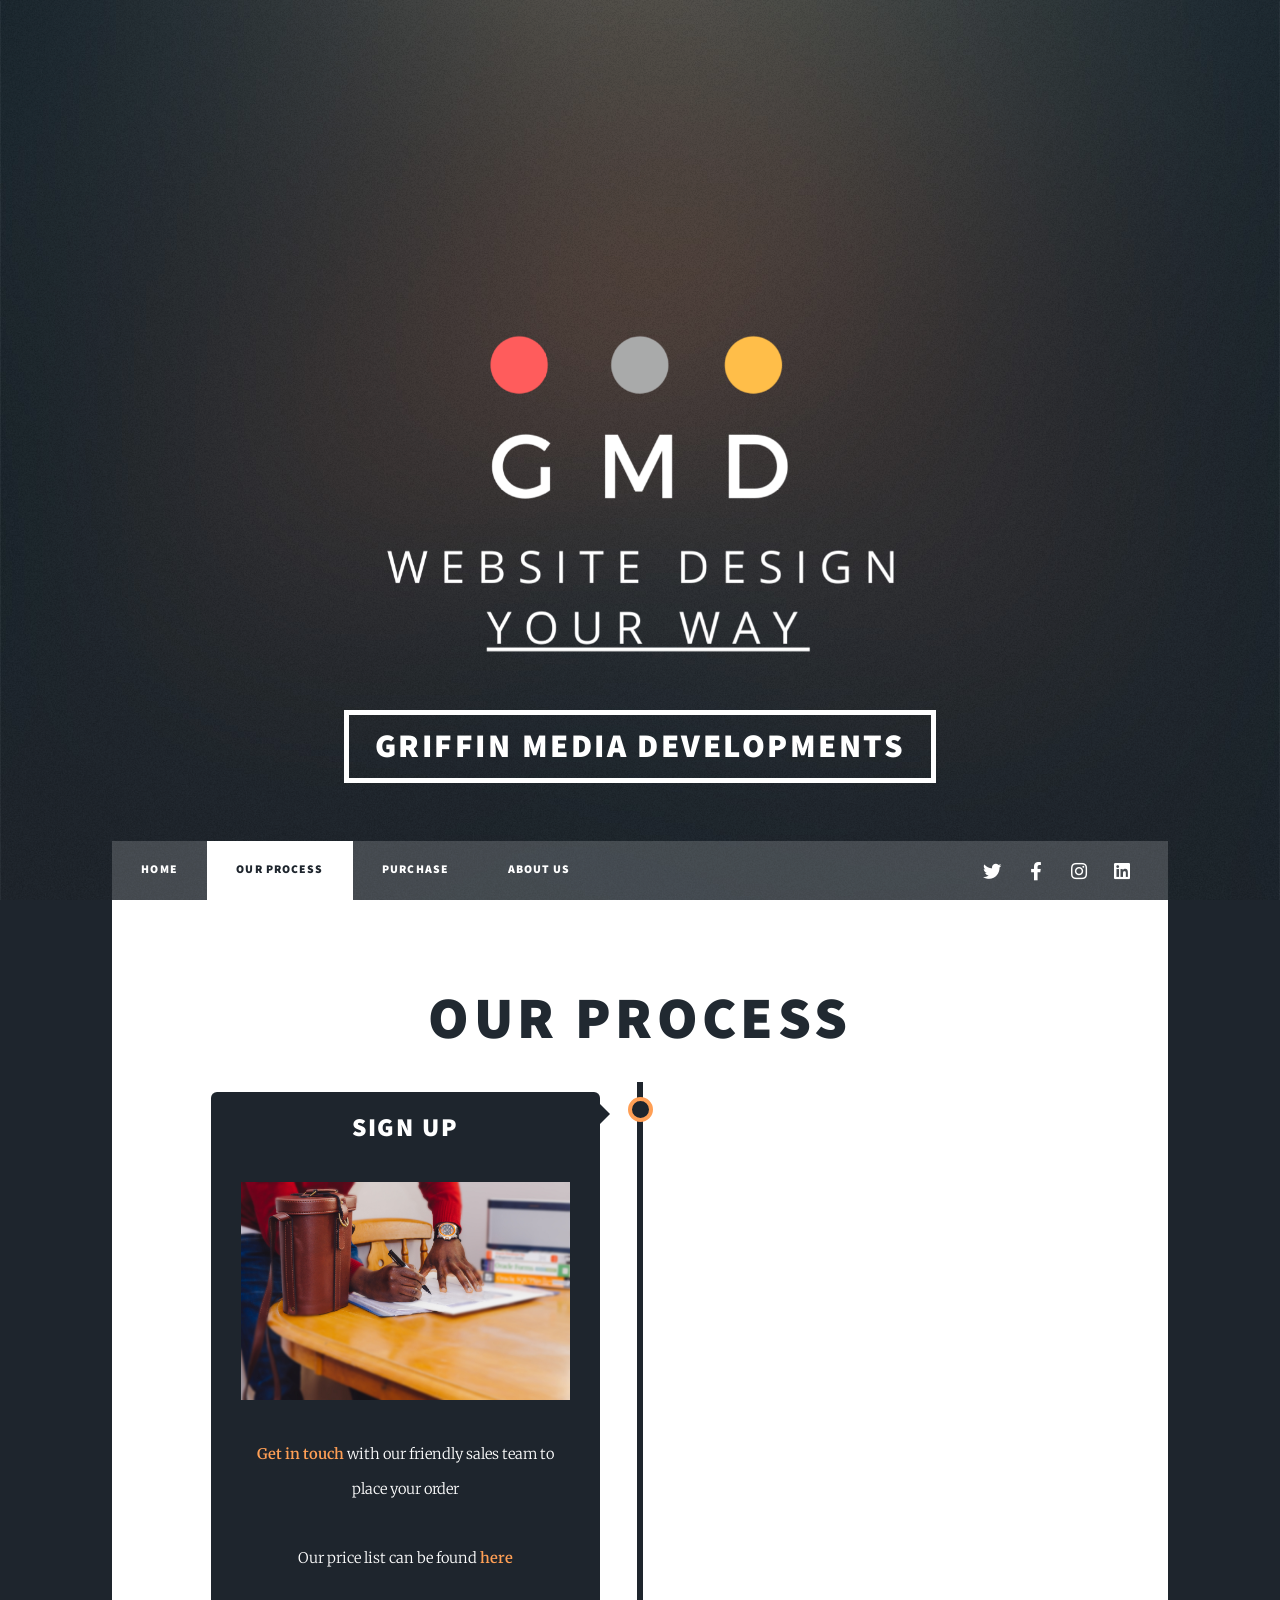
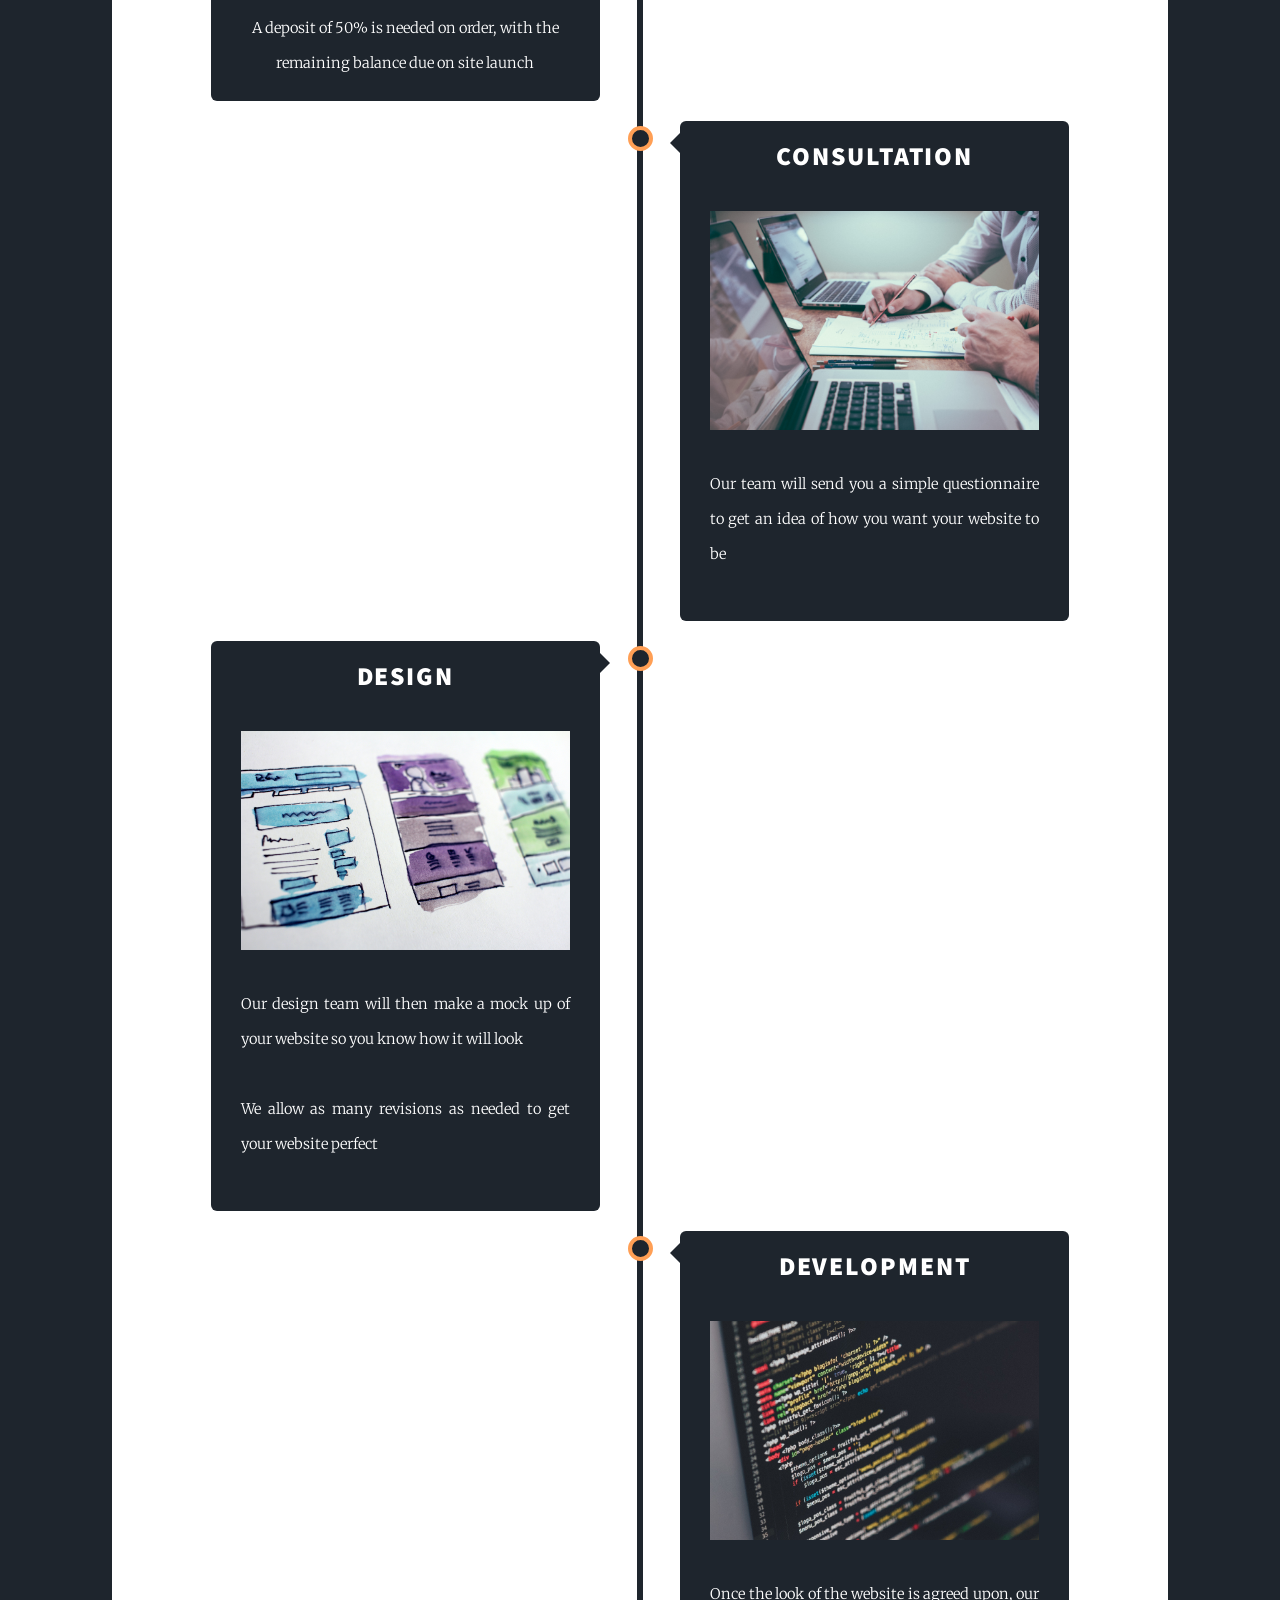
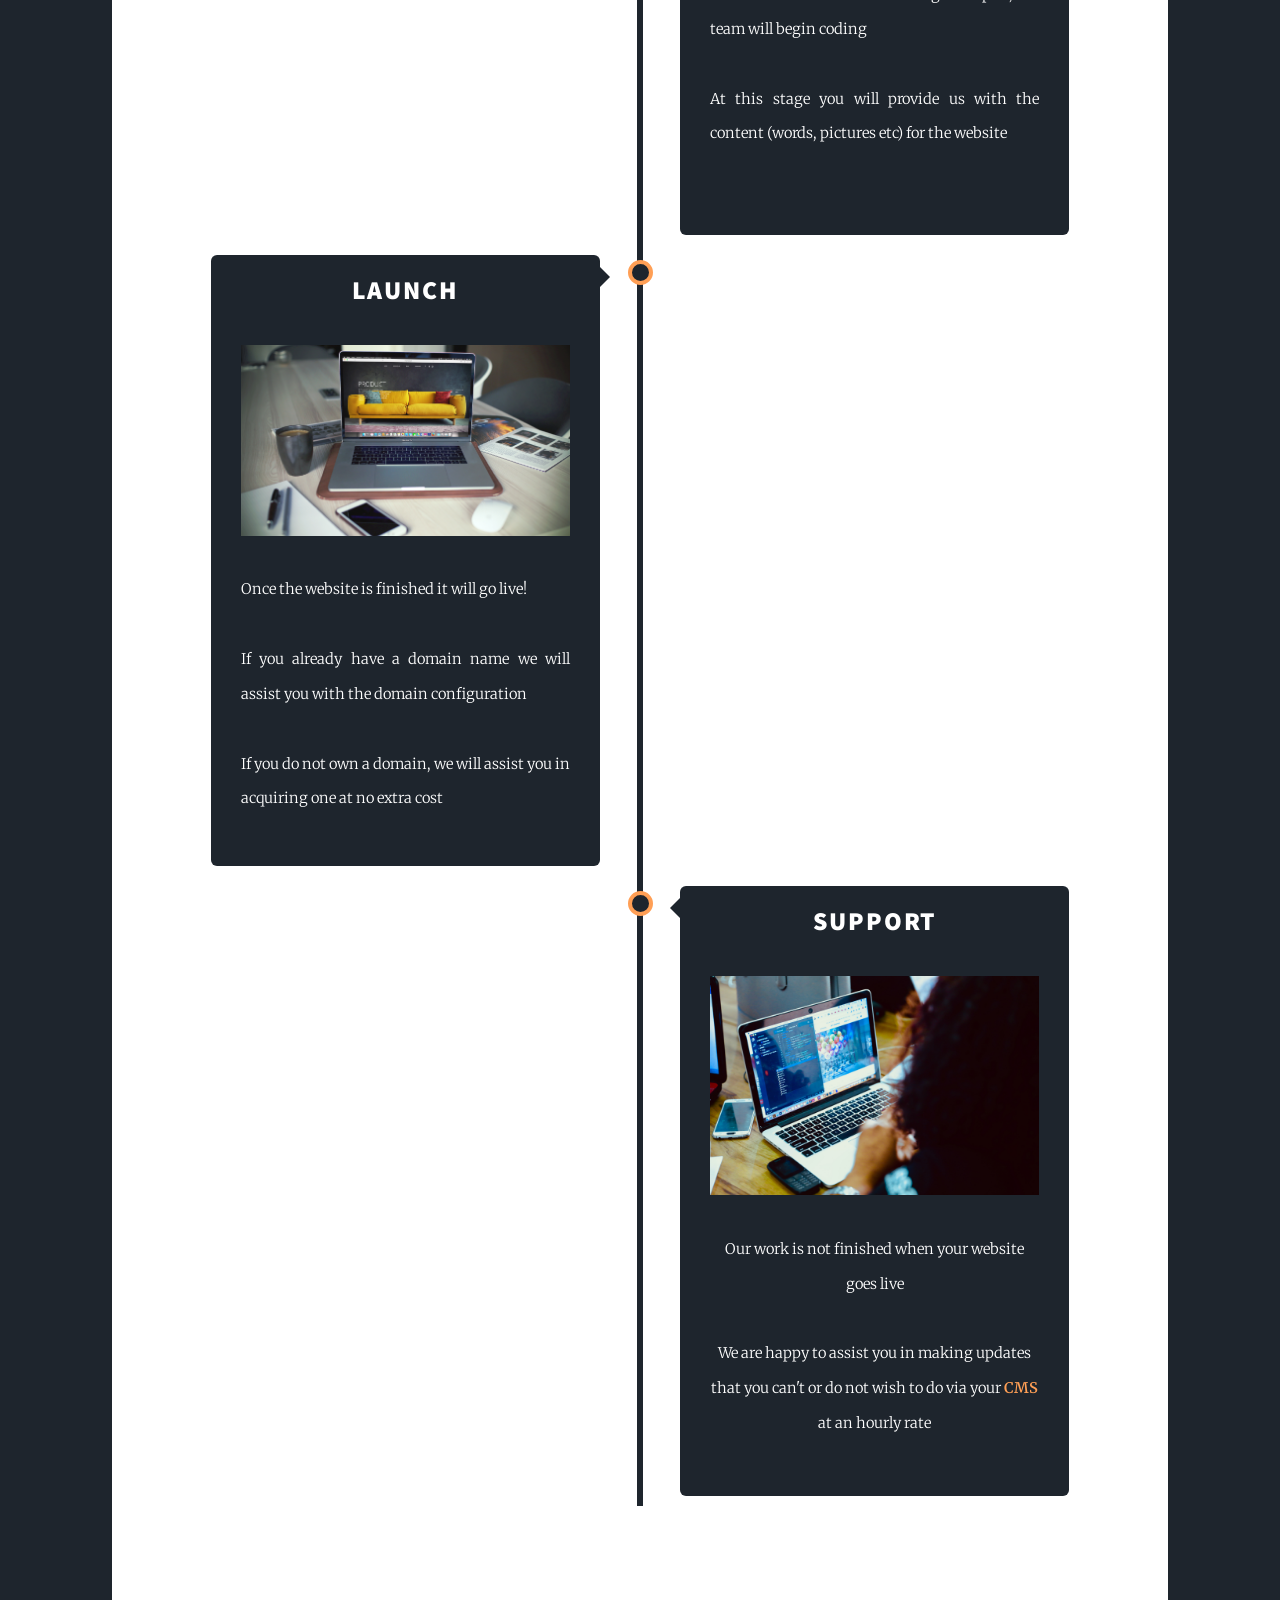
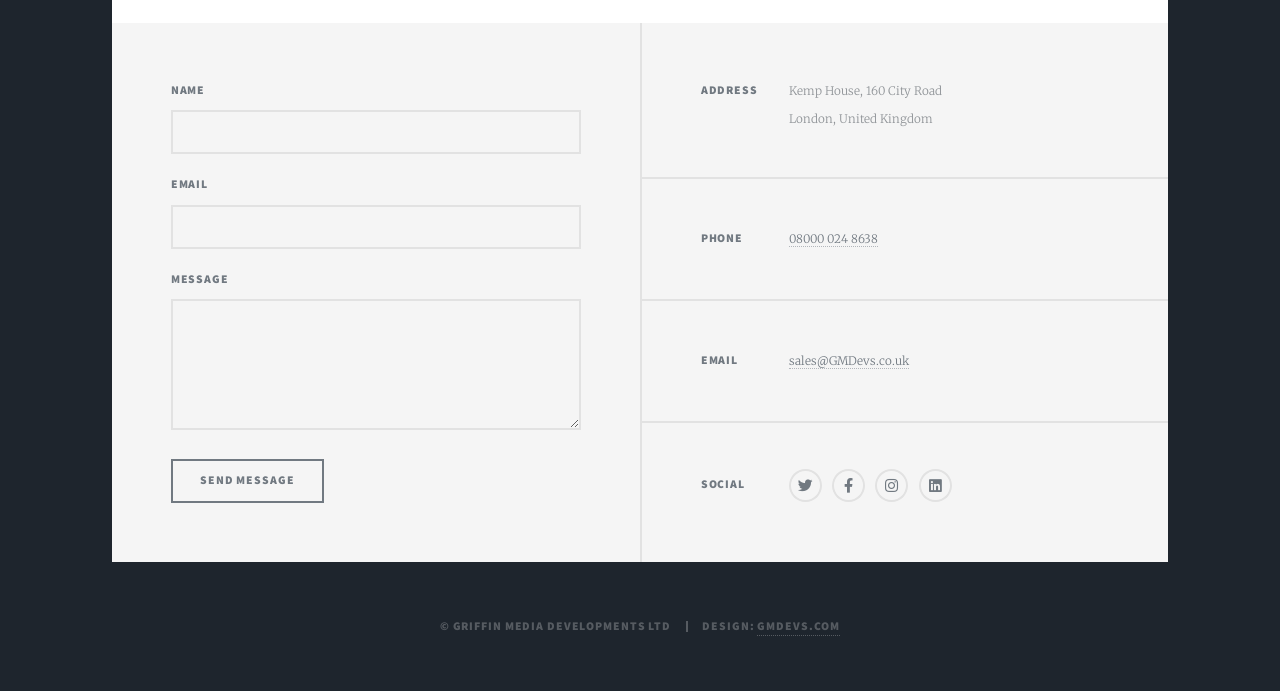
<file: Our Process.html>
<script src="assets/js/Mobile pre-scroll.js"></script>
<script src="assets/js/pre-scroll.js"></script>
<script type="text/javascript"></script>

<script>
if (screen.width <= 699) {
document.location = "Mobile Our Process.html";
}
</script>

<!DOCTYPE HTML>
<html>
	<head lang="en">
		<title>Griffin Media Developments</title>
		<link rel="icon" href="images/GMD tab logo round.png">
		<meta charset="utf-8" />
		<meta name="viewport" content="width=device-width, initial-scale=1, user-scalable=no" />
		<link rel="stylesheet" href="assets/css/Timeline.css" />
		<noscript><link rel="stylesheet" href="assets/css/noscript.css" /></noscript>
	</head>
	<body class="is-preload">

		<!-- Wrapper -->
			<div id="wrapper" class="fade-in">

				<!-- Intro -->
					<div id="intro">
						<ul class="actions">
							<li><a href="#header" class="button icon solid solo fa-arrow-down scrolly">Continue</a></li>
						</ul>
					</div>

				<!-- Header -->
					<header id="header">
						<div class="image logos"><img src="images/GMD.png" alt="" /></a></div>
						<a href="index.html" class="logo">Griffin Media Developments</a>

					</header>

				<!-- Nav -->
					<nav id="nav">
						<ul class="links">
							<li ><a href="index.html">Home</a></li>
							<li class="active"><a href="Our Process.html">Our Process</a></li>
							<li><a href="Purchase.html">Purchase</a></li>
							<li ><a href="About us.html">About us</a></li>
						</ul>
						<ul class="icons">
							<li><a href="https://twitter.com/GMDevelopments" class="icon brands fa-twitter"><span class="label">Twitter</span></a></li>
							<li><a href="https://www.facebook.com/griffinmediadevelopments/" class="icon brands fa-facebook-f"><span class="label">Facebook</span></a></li>
							<li><a href="https://www.instagram.com/gmdevs/" class="icon brands fa-instagram"><span class="label">Instagram</span></a></li>
							<li><a href="https://www.linkedin.com/company/griffin-media-developments/about/" class="icon brands fa-linkedin"><span class="label">LinkedIn</span></a></li>
						</ul>
					</nav>


				<!-- Main -->
					<div id="main">

						<!-- Post -->
							<section class="post">
								<header class="major">

									<h1>Our Process</h1>
									<div class="timeline">
  									<div class="container left">
    									<div class="content">
      									<h7>Sign up</h7>
												<span class="image fit"><img src="images/contract.jpg" alt="" /></span>
      									<p2><a href="How to buy.html"><b>Get in touch</b></a> with our friendly sales team to place your order<br /><br />
													Our price list can be found <a href="Purchase.html"><b>here</b></a><br /><br />
												A deposit of 50% is needed on order, with the remaining balance due on site launch</p2>
											</div>
										</div>
										<div class="container right">
											<div class="content">
												<h7>Consultation</h7>
												<span class="image fit"><img src="images/research.jpg" alt="" /></span>
												<p>Our team will send you a simple questionnaire to get an idea of how you want your website to be </p>
											</div>
										</div>
										<div class="container left">
    									<div class="content">
      									<h7>Design</h7>
												<span class="image fit"><img src="images/pic01.jpg" alt="" /></span>
      									<p>Our design team will then make a mock up of your website so you know how it will look<br /><br />
												We allow as many revisions as needed to get your website perfect</p>
											</div>
										</div>
										<div class="container right">
											<div class="content">
												<h7>Development</h7>
												<span class="image fit"><img src="images/code.jpg" alt="" /></span>
												<p>Once the look of the website is agreed upon, our team will begin coding<br /><br />
												At this stage you will provide us with the content (words, pictures etc) for the website<br /><br />
											</p>
											</div>
										</div>
										<div class="container left">
    									<div class="content">
      									<h7>Launch</h7>
												<span class="image fit"><img src="images/launch.jpg" alt="" /></span>
      									<p>Once the website is finished it will go live!<br /><br />
												If you already have a domain name we will assist you with the domain configuration<br /><br />
											If you do not own a domain, we will assist you in acquiring one at no extra cost</p>
											</div>
										</div>
										<div class="container right">
											<div class="content">
												<h7>Support</h7>
												<span class="image fit"><img src="images/support.jpg" alt="" /></span>
												<p2>Our work is not finished when your website goes live<br /><br />
												We are happy to assist you in making updates that you can't or do not wish to do via your <b>CMS</b> at an hourly rate<br /><br />
											</div>
										</div>
									</div>

							</section>

					</div>

				<!-- Footer -->
				<footer id="footer">
					<section>
						<form method="post" action="#">
							<div class="fields">
								<div class="field">
									<label for="name">Name</label>
									<input type="text" name="name" id="name" />
								</div>
								<div class="field">
									<label for="email">Email</label>
									<input type="text" name="email" id="email" />
								</div>
								<div class="field">
									<label for="message">Message</label>
									<textarea name="message" id="message" rows="3"></textarea>
								</div>
							</div>
							<ul class="actions">
								<li><input type="submit" value="Send Message" /></li>
							</ul>
						</form>
					</section>
					<section class="split contact">
						<section class="alt">
							<h3>Address</h3>
							<p>Kemp House, 160 City Road<br />
							London, United Kingdom</p>
						</section>
						<section>
							<h3>Phone</h3>
							<p><a href="tel:+448000248638">08000 024 8638</a></p>
						</section>
						<section>
							<h3>Email</h3>
							<p><a href="mailto:sales@GMDevs.co.uk target="_blank"">sales@GMDevs.co.uk</a></p>
						</section>
						<section>
							<h3>Social</h3>
							<ul class="icons alt">
								<li><a href="https://twitter.com/GMDevelopments" class="icon brands fa-twitter"><span class="label">Twitter</span></a></li>
								<li><a href="https://www.facebook.com/griffinmediadevelopments/" class="icon brands fa-facebook-f"><span class="label">Facebook</span></a></li>
								<li><a href="https://www.instagram.com/gmdevs/" class="icon brands fa-instagram"><span class="label">Instagram</span></a></li>
								<li><a href="https://www.linkedin.com/company/griffin-media-developments/about/" class="icon brands fa-linkedin"><span class="label">LinkedIn</span></a></li>
							</ul>
						</section>
					</section>
				</footer>

				<!-- Copyright -->
				<div id="copyright">
					<ul><li>&copy; Griffin Media Developments Ltd</li><li>Design: <a href="https://gmdevs.com">GMDevs.com</a></li></ul>
				</div>

				</div>

				<!-- Scripts -->
				<script src="assets/js/jquery.min.js"></script>
				<script src="assets/js/jquery.scrollex.min.js"></script>
				<script src="assets/js/jquery.scrolly.min.js"></script>
				<script src="assets/js/browser.min.js"></script>
				<script src="assets/js/breakpoints.min.js"></script>
				<script src="assets/js/util.js"></script>
				<script src="assets/js/main.js"></script>

				</body>
				</html>
</file>
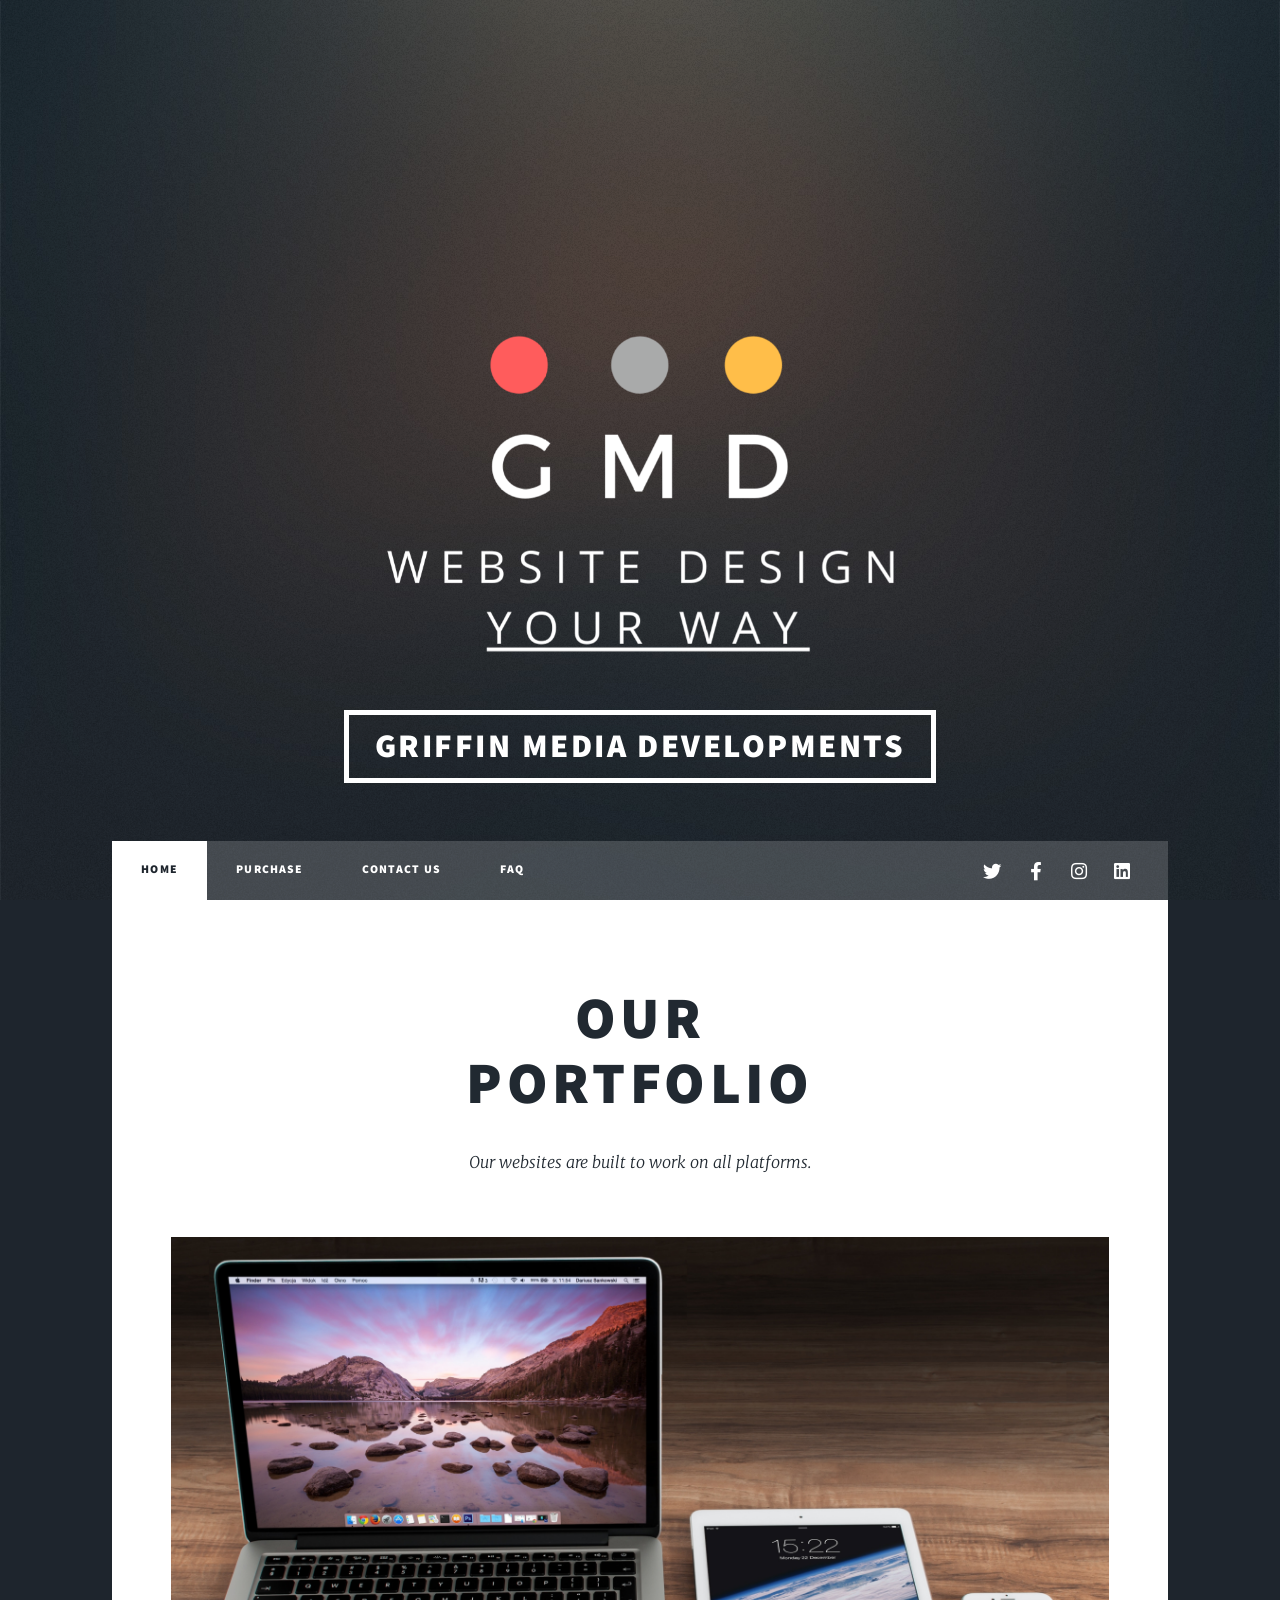
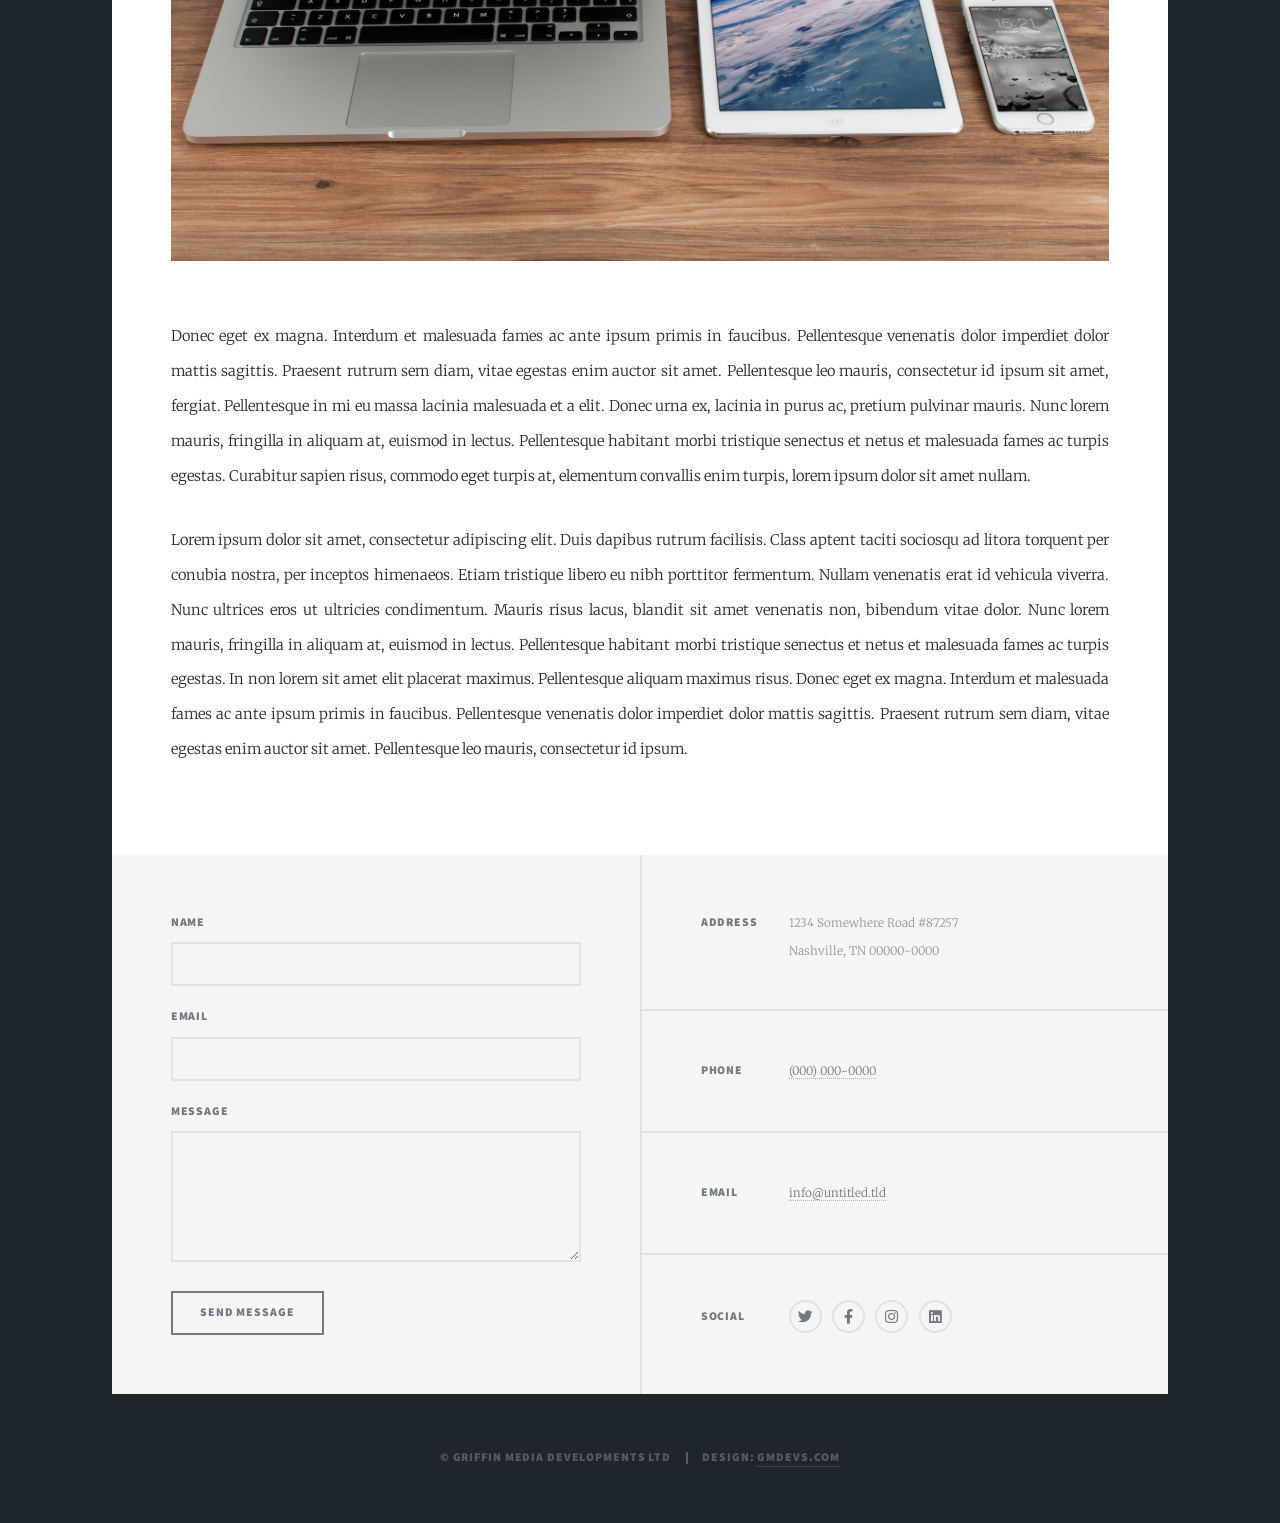
<file: Portfolio.html>
<script src="assets/js/Mobile pre-scroll.js"></script>
<script src="assets/js/pre-scroll.js"></script>
<html>
	<head>
		<title>Griffin Media Developments</title>
		<meta charset="utf-8" />
		<meta name="viewport" content="width=device-width, initial-scale=1, user-scalable=no" />
		<link rel="stylesheet" href="assets/css/main.css" />
		<noscript><link rel="stylesheet" href="assets/css/noscript.css" /></noscript>
	</head>
	<body class="is-preload">

		<!-- Wrapper -->
			<div id="wrapper" class="fade-in">
					<div id="intro">
						<ul class="actions">
							<li><a href="#header" class="button icon solid solo fa-arrow-down scrolly">Continue</a></li>
						</ul>
					</div>

				<!-- Header -->
				<header id="header">
					<div class="image logos"><img src="images/GMD.png" alt="" /></a></div>
					<a href="index.html" class="logo">Griffin Media Developments</a>

				</header>
				<!-- Nav -->
					<nav id="nav">
						<ul class="links">
							<li class="active"><a href="index.html">Home</a></li>
							<li><a href="Purchase.html">Purchase</a></li>
							<li ><a href="Contact Us.html">Contact Us</a></li>
							<li ><a href="FAQ.html">FAQ</a></li>
						</ul>
						<ul class="icons">
							<li><a href="https://twitter.com/Media_Griffin" class="icon brands fa-twitter"><span class="label">Twitter</span></a></li>
							<li><a href="#" class="icon brands fa-facebook-f"><span class="label">Facebook</span></a></li>
							<li><a href="#" class="icon brands fa-instagram"><span class="label">Instagram</span></a></li>
							<li><a href="https://www.linkedin.com/company/griffin-media-developments/about/" class="icon brands fa-linkedin"><span class="label">LinkedIn</span></a></li>
						</ul>
					</nav>

				<!-- Main -->
					<div id="main">

						<!-- Post -->
							<section class="post">
								<header class="major">
									<h1>Our <br />
									Portfolio</h1>
									<p>Our websites are built to work on all platforms.</p>
								</header>
								<div class="image main"><img src="images/Mobile.jpg" alt="" /></div>
								<p>Donec eget ex magna. Interdum et malesuada fames ac ante ipsum primis in faucibus. Pellentesque venenatis dolor imperdiet dolor mattis sagittis. Praesent rutrum sem diam, vitae egestas enim auctor sit amet. Pellentesque leo mauris, consectetur id ipsum sit amet, fergiat. Pellentesque in mi eu massa lacinia malesuada et a elit. Donec urna ex, lacinia in purus ac, pretium pulvinar mauris. Nunc lorem mauris, fringilla in aliquam at, euismod in lectus. Pellentesque habitant morbi tristique senectus et netus et malesuada fames ac turpis egestas. Curabitur sapien risus, commodo eget turpis at, elementum convallis enim turpis, lorem ipsum dolor sit amet nullam.</p>
								<p>Lorem ipsum dolor sit amet, consectetur adipiscing elit. Duis dapibus rutrum facilisis. Class aptent taciti sociosqu ad litora torquent per conubia nostra, per inceptos himenaeos. Etiam tristique libero eu nibh porttitor fermentum. Nullam venenatis erat id vehicula viverra. Nunc ultrices eros ut ultricies condimentum. Mauris risus lacus, blandit sit amet venenatis non, bibendum vitae dolor. Nunc lorem mauris, fringilla in aliquam at, euismod in lectus. Pellentesque habitant morbi tristique senectus et netus et malesuada fames ac turpis egestas. In non lorem sit amet elit placerat maximus. Pellentesque aliquam maximus risus. Donec eget ex magna. Interdum et malesuada fames ac ante ipsum primis in faucibus. Pellentesque venenatis dolor imperdiet dolor mattis sagittis. Praesent rutrum sem diam, vitae egestas enim auctor sit amet. Pellentesque leo mauris, consectetur id ipsum.</p>
							</section>

					</div>

				<!-- Footer -->
					<footer id="footer">
						<section>
							<form method="post" action="#">
								<div class="fields">
									<div class="field">
										<label for="name">Name</label>
										<input type="text" name="name" id="name" />
									</div>
									<div class="field">
										<label for="email">Email</label>
										<input type="text" name="email" id="email" />
									</div>
									<div class="field">
										<label for="message">Message</label>
										<textarea name="message" id="message" rows="3"></textarea>
									</div>
								</div>
								<ul class="actions">
									<li><input type="submit" value="Send Message" /></li>
								</ul>
							</form>
						</section>
						<section class="split contact">
							<section class="alt">
								<h3>Address</h3>
								<p>1234 Somewhere Road #87257<br />
								Nashville, TN 00000-0000</p>
							</section>
							<section>
								<h3>Phone</h3>
								<p><a href="#">(000) 000-0000</a></p>
							</section>
							<section>
								<h3>Email</h3>
								<p><a href="#">info@untitled.tld</a></p>
							</section>
							<section>
								<h3>Social</h3>
								<ul class="icons alt">
									<li><a href="#" class="icon brands alt fa-twitter"><span class="label">Twitter</span></a></li>
									<li><a href="#" class="icon brands alt fa-facebook-f"><span class="label">Facebook</span></a></li>
									<li><a href="#" class="icon brands alt fa-instagram"><span class="label">Instagram</span></a></li>
									<li><a href="https://www.linkedin.com/company/griffin-media-developments/about/" class="icon brands fa-linkedin"><span class="label">LinkedIn</span></a></li>
								</ul>
							</section>
						</section>
					</footer>

				<!-- Copyright -->
					<div id="copyright">
						<ul><li>&copy; Griffin Media Developments Ltd</li><li>Design: <a href="https://gmdevs.com">GMDevs.com</a></li></ul>
					</div>

			</div>

		<!-- Scripts -->
			<script src="assets/js/jquery.min.js"></script>
			<script src="assets/js/jquery.scrollex.min.js"></script>
			<script src="assets/js/jquery.scrolly.min.js"></script>
			<script src="assets/js/browser.min.js"></script>
			<script src="assets/js/breakpoints.min.js"></script>
			<script src="assets/js/util.js"></script>
			<script src="assets/js/main.js"></script>

	</body>
</html>
</file>
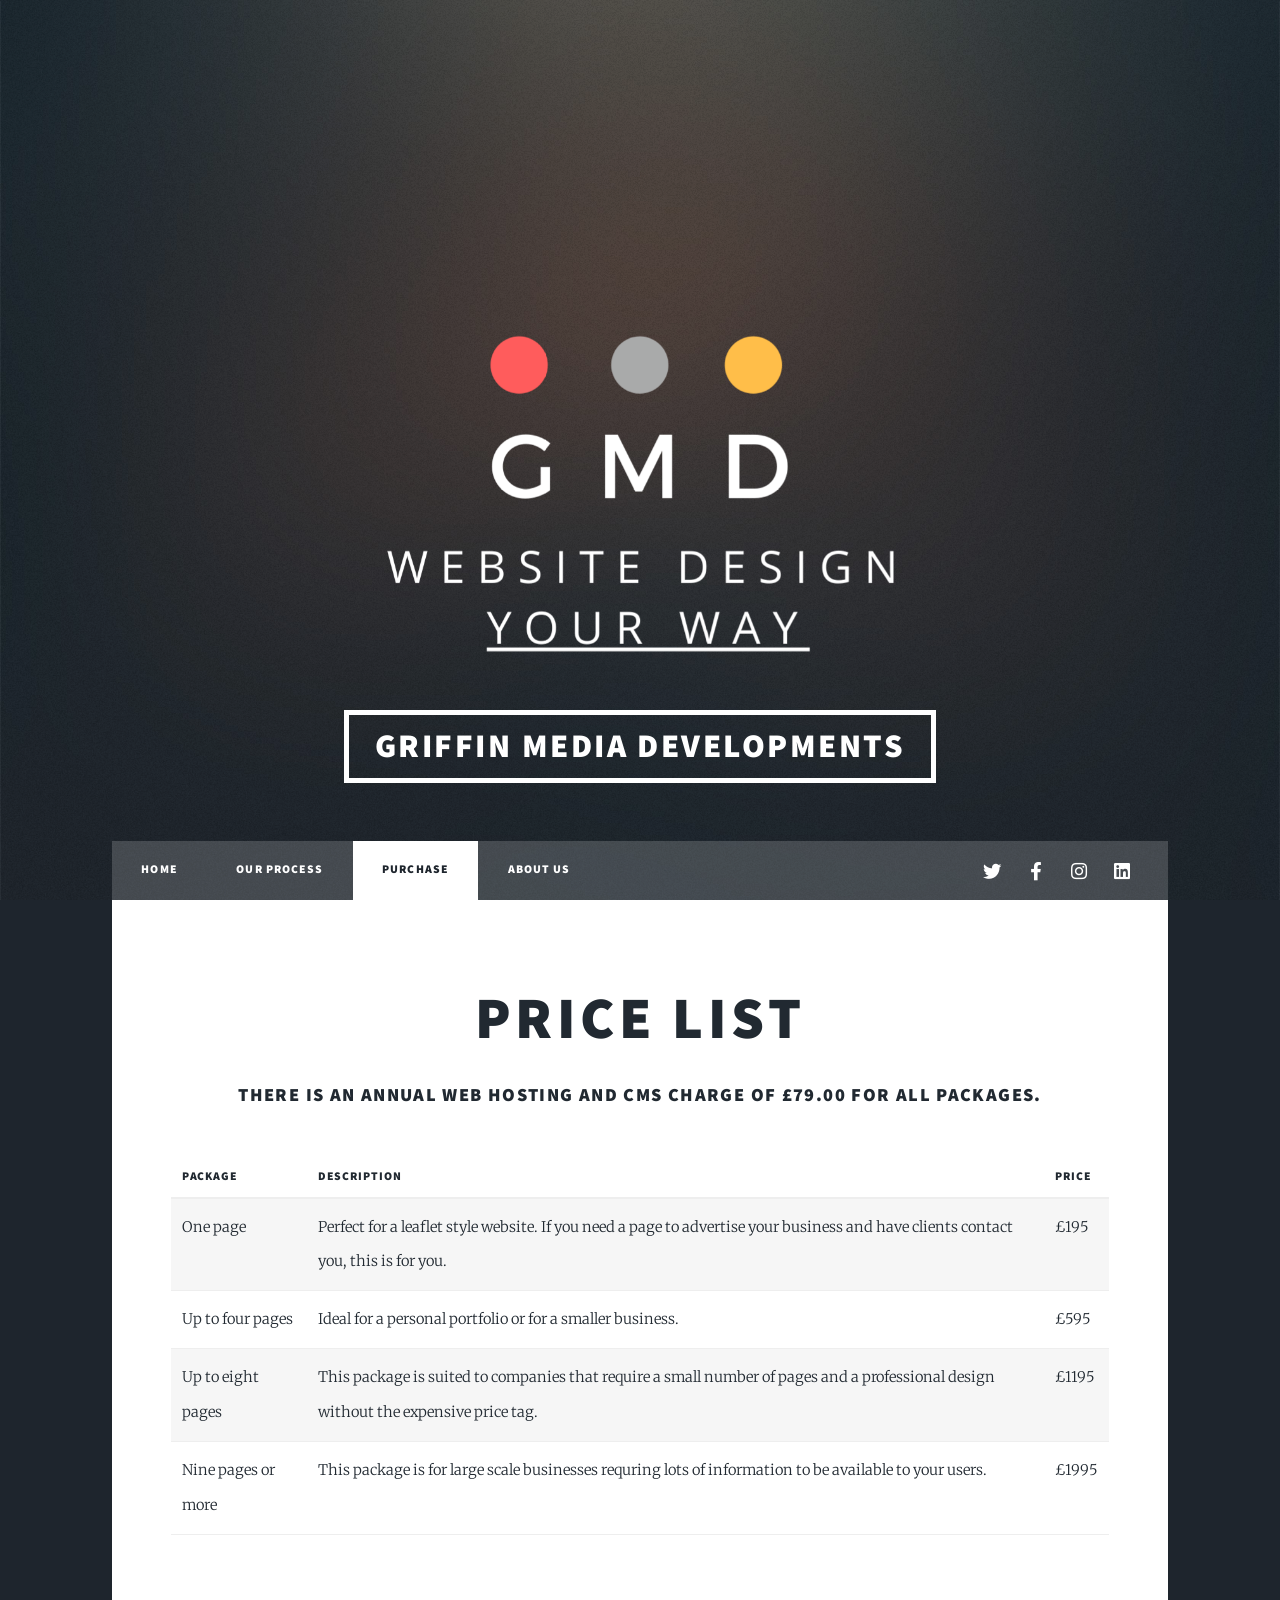
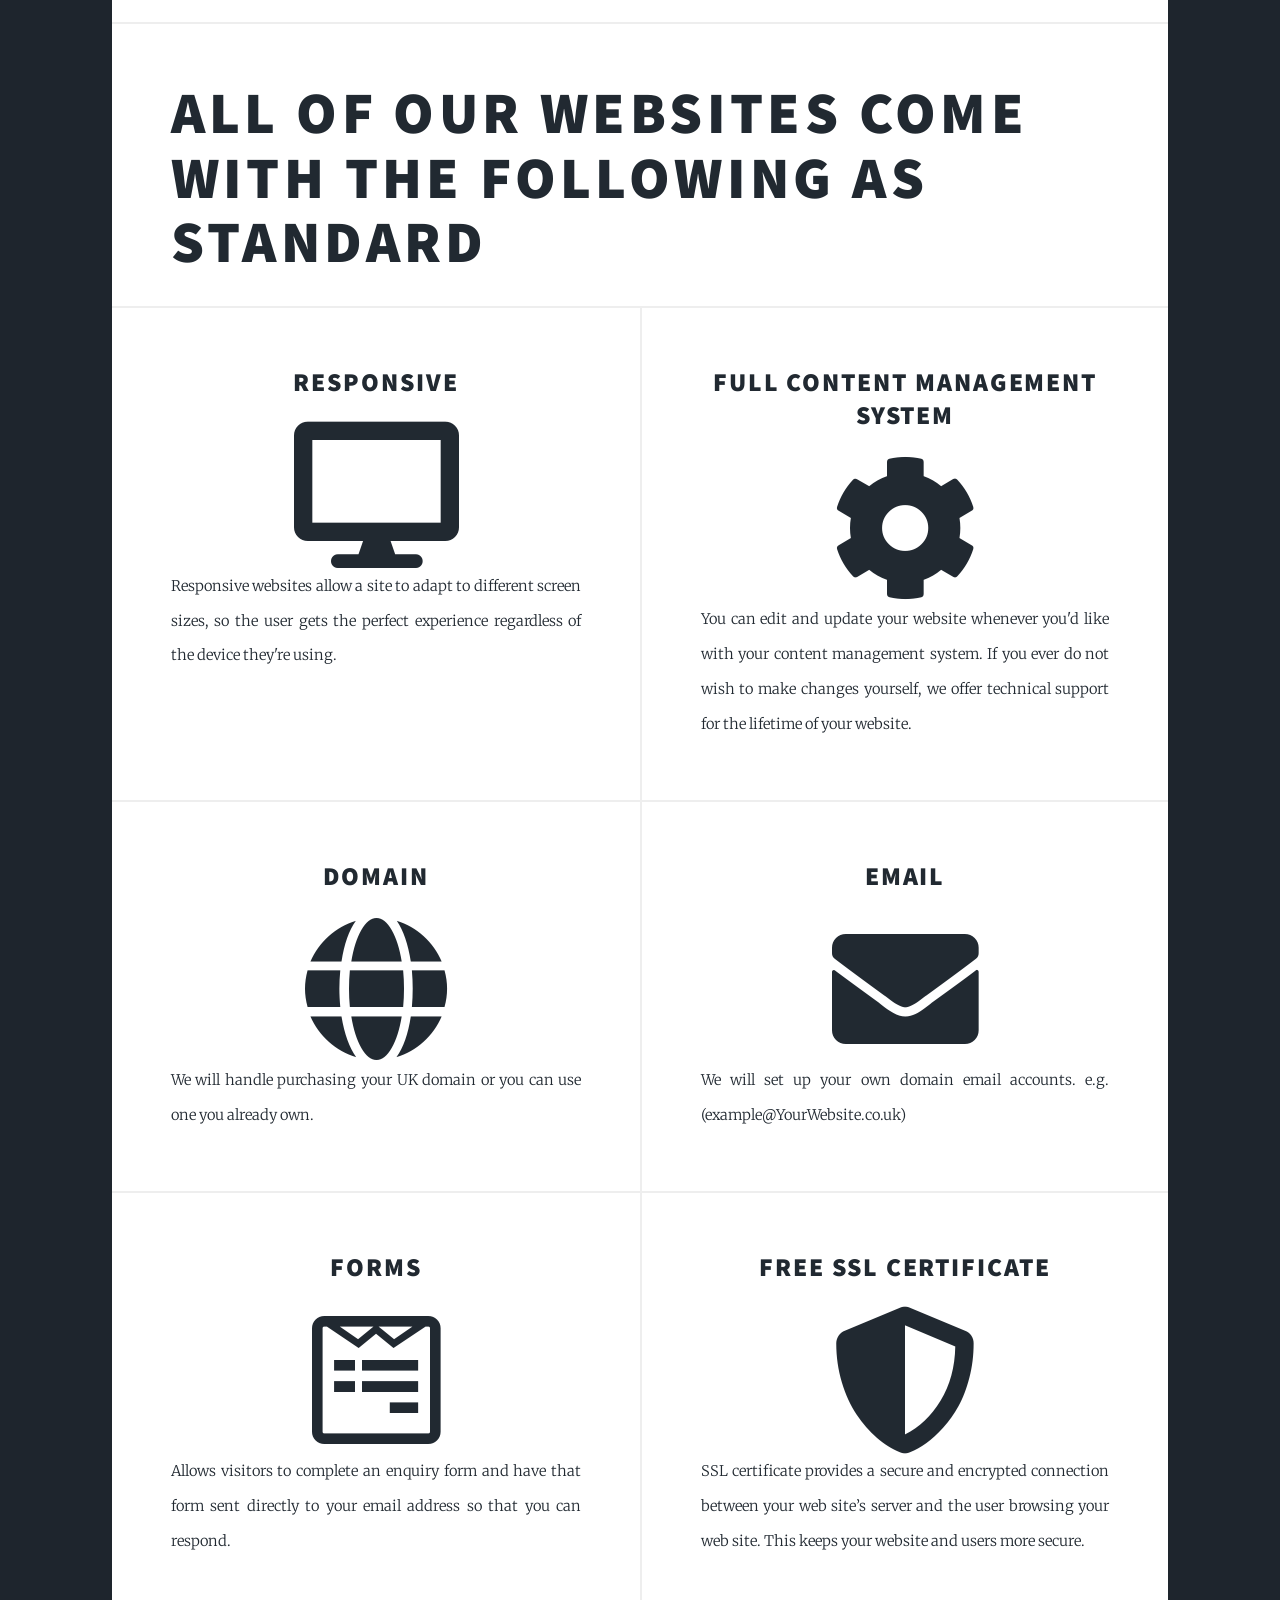
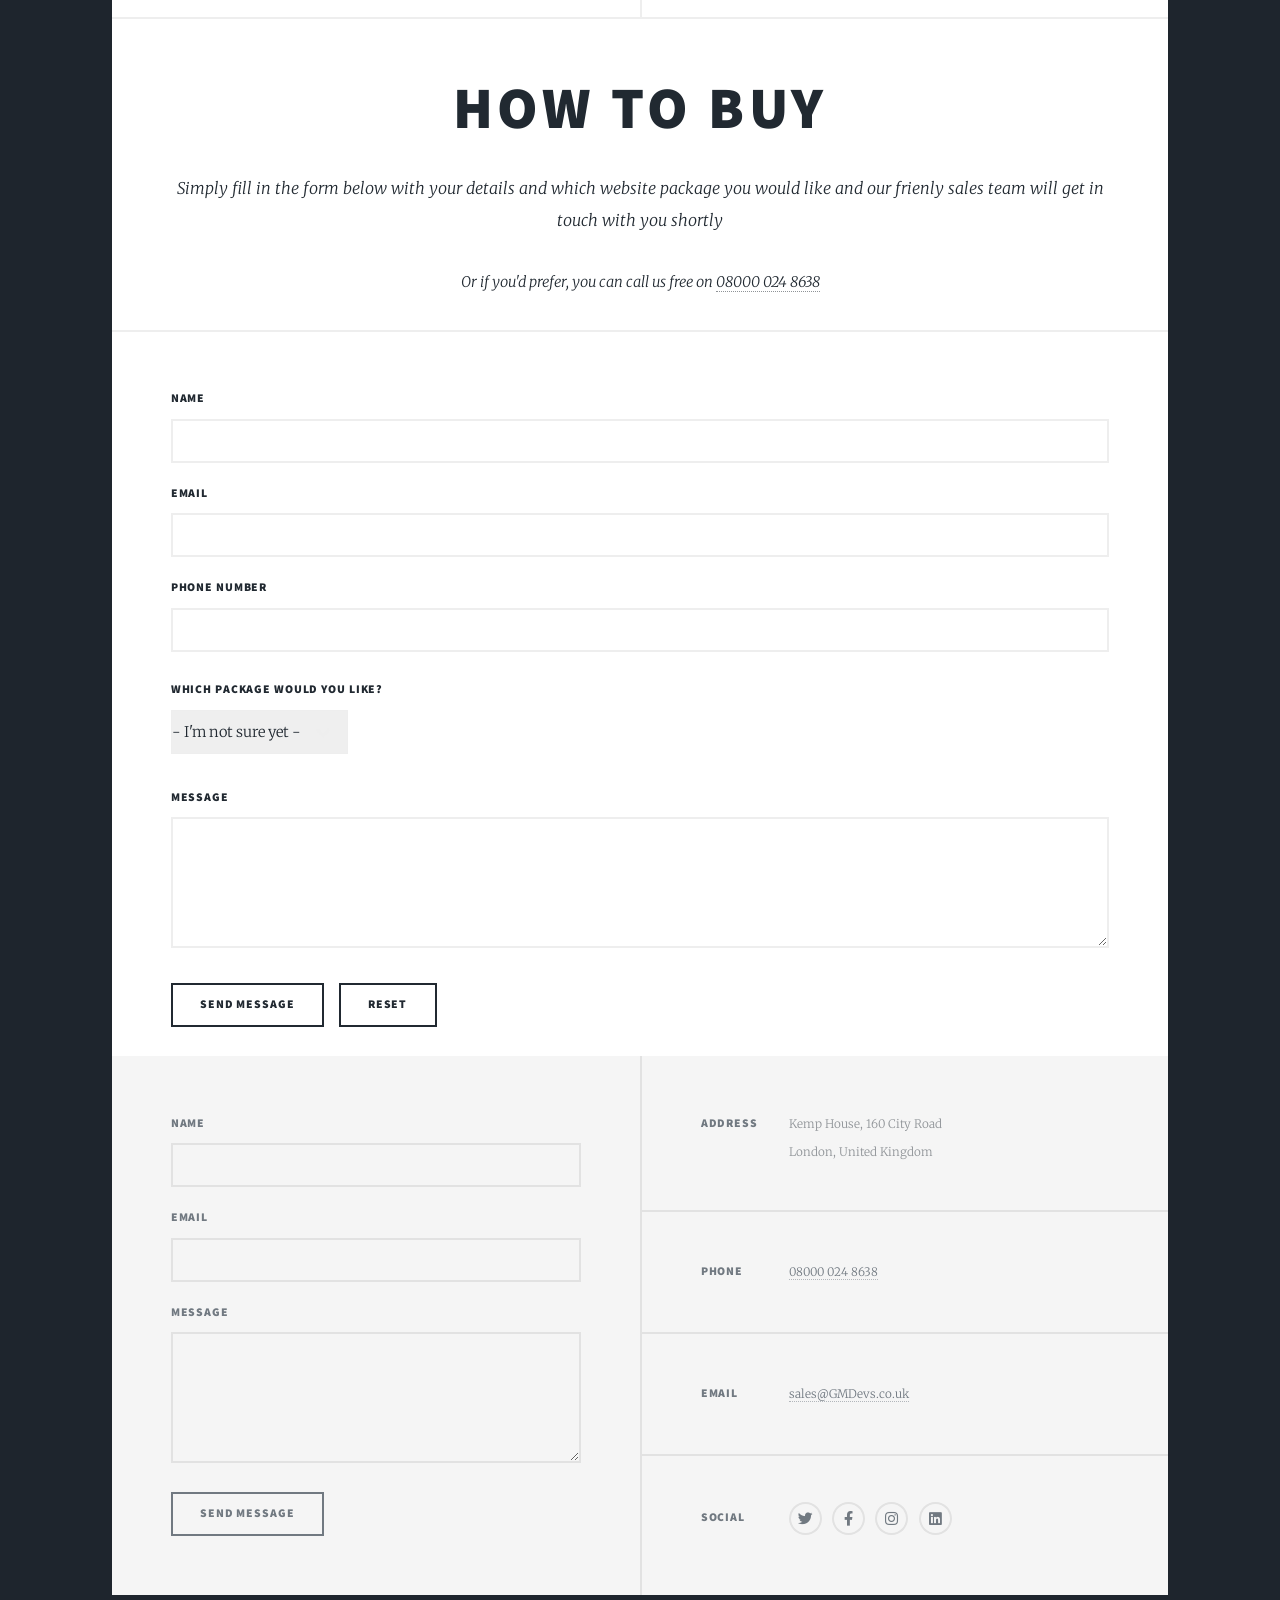
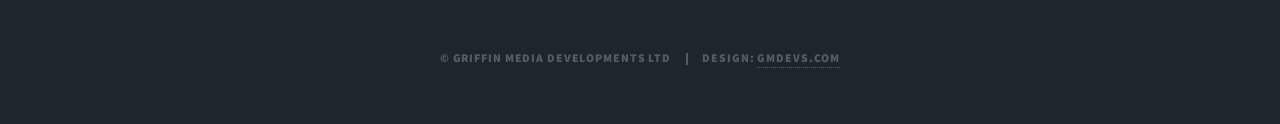
<file: Purchase.html>
<script src="assets/js/Mobile pre-scroll.js"></script>
<script src="assets/js/pre-scroll.js"></script>
<!DOCTYPE HTML>
<html>
	<head lang="en">
		<title>Griffin Media Developments</title>
		<link rel="icon" href="images/GMD tab logo round.png">
		<meta charset="utf-8" />
		<meta name="viewport" content="width=device-width, initial-scale=1, user-scalable=no" />
		<link rel="stylesheet" href="assets/css/main.css" />
		<noscript><link rel="stylesheet" href="assets/css/noscript.css" /></noscript>
	</head>
	<body class="is-preload">

		<!-- Wrapper -->
			<div id="wrapper" class="fade-in">

				<!-- Intro -->
					<div id="intro">
						<ul class="actions">
							<li><a href="#header" class="button icon solid solo fa-arrow-down scrolly">Continue</a></li>
						</ul>
					</div>

				<!-- Header -->
					<header id="header">
						<div class="image logos"><img src="images/GMD.png" alt="" /></a></div>
						<a href="index.html" class="logo">Griffin Media Developments</a>

					</header>

				<!-- Nav -->
					<nav id="nav">
						<ul class="links">
							<li ><a href="index.html">Home</a></li>
							<li><a href="Our Process.html">Our Process</a></li>
							<li class="active"><a href="Purchase.html">Purchase</a></li>
							<li ><a href="About us.html">About us</a></li>
						</ul>
						<ul class="icons">
							<li><a href="https://twitter.com/GMDevelopments" class="icon brands fa-twitter"><span class="label">Twitter</span></a></li>
							<li><a href="https://www.facebook.com/griffinmediadevelopments/" class="icon brands fa-facebook-f"><span class="label">Facebook</span></a></li>
							<li><a href="https://www.instagram.com/gmdevs/" class="icon brands fa-instagram"><span class="label">Instagram</span></a></li>
							<li><a href="https://www.linkedin.com/company/griffin-media-developments/about/" class="icon brands fa-linkedin"><span class="label">LinkedIn</span></a></li>
						</ul>
					</nav>


				<!-- Main -->
					<div id="main">


						<!-- Post -->
							<section class="post">
								<header class="major">
									<h1>Price List</h1>
									<h3>There is an annual web hosting and CMS charge of £79.00 for all packages.</h3>
								</header>
								<div class="table-wrapper">
									<table>
										<thead>
											<tr>
												<th>Package</th>
												<th>Description</th>
												<th>Price</th>
											</tr>
										</thead>
										<tbody>
											<tr>
												<td>One page</td>
												<td>Perfect for a leaflet style website. If you need a page to advertise your business and have clients contact you, this is for you.</td>
												<td>£195</td>
											</tr>
											<tr>
												<td>Up to four pages</td>
												<td>Ideal for a personal portfolio or for a smaller business.</td>
												<td>£595</td>
											</tr>
											<tr>
												<td>Up to eight pages</td>
												<td>This package is suited to companies that require a small number of pages and a professional design without the expensive price tag.</td>
												<td>£1195</td>
											</tr>
											<tr>
												<td>Nine pages or more</td>
												<td>This package is for large scale businesses requring lots of information to be available to your users. </td>
												<td>£1995</td>
											</tr>
										</tbody>
									</table>
								</div>
							</section>

								<h1>All of our websites come with the following as standard</h1>
								<section class="posts">
									<article>
										<header>
											<h2>Responsive</h2>
										</header>
										<i class="fas fa-desktop fa-10x"></i>
										<p> Responsive websites allow a site to adapt to different screen sizes, so the user gets the perfect experience regardless of the device they're using.</p>
									</article>
									<article>
										<header>
											<h2>Full content management system</h2>
										</header>
										<i class="fas fa-cog fa-10x"></i>
										<p>You can edit and update your website whenever you'd like with your content management system. If you ever do not wish to make changes yourself, we offer technical support for the lifetime of your website.</p>
									</article>
									<article>
										<header>
											<h2>Domain</h2>
										</header>
										<i class="fas fa-globe fa-10x"></i>
										<p>We will handle purchasing your UK domain or you can use one you already own. </p>
									</article>
									<article>
										<header>
											<h2>Email</h2>
										</header>
										<i class="fas fa-envelope fa-10x"></i>
										<p> We will set up your own domain email accounts.
										e.g.(example@YourWebsite.co.uk) </p>
									</article>
									<article>
										<header>
											<h2>Forms</h2>
										</header>
										<i class="fab fa-wpforms fa-10x"></i>
										<p>Allows visitors to complete an enquiry form and have that form sent directly to your email address so that you can respond.</p>
									</article>
									<article>
										<header>
											<h2>Free SSL certificate</h2>
										</header>
										<i class="fas fa-shield-alt fa-10x"></i>
										<p>SSL certificate provides a secure and encrypted connection between your web site’s server and the user browsing your web site. This keeps your website and users more secure.</p>
									</article>

								</section>


								<header class="major">
									<h1>How to buy</h1>
									<p>Simply fill in the form below with your details and which website package you would like and our frienly sales team will get in touch with you shortly</p>
									<p>Or if you'd prefer, you can call us free on <a href="tel:+448000248638">08000 024 8638</a></p>
								</header>
								<form method="post" action="#">
									<div class="fields">
										<div class="field">
											<label for="name">Name</label>
											<input type="text" name="name" id="name" />
										</div>
										<div class="field">
											<label for="email">Email</label>
											<input type="text" name="email" id="email" />
										</div>
										<div class="field">
											<label for="number">Phone number</label>
											<input type="text" name="number" id="number" />
										</div>
									</div>
									<div class="col-12">
										<label for="select">Which package would you like?</label>
										<select name="demo-category" id="demo-category">
											<option value="">- I'm not sure yet -</option>
											<option value="1">One page</option>
											<option value="1">Up to four pages</option>
											<option value="1">Up to eight pages</option>
											<option value="1">Nine pages or more</option>
										</select>
										<div class="field">
											</br>
											<label for="message">Message</label>
											<textarea name="message" id="message" rows="3"></textarea>
										</div>
									</div>
									</br>
									<ul class="actions">
										<li><input type="submit" value="Send Message" /></li>
										<li><input type="reset" value="Reset" /></li>
									</ul>

								</form>

							</section>

					</div>

				<!-- Footer -->
				<footer id="footer">
					<section>
						<form method="post" action="#">
							<div class="fields">
								<div class="field">
									<label for="name">Name</label>
									<input type="text" name="name" id="name" />
								</div>
								<div class="field">
									<label for="email">Email</label>
									<input type="text" name="email" id="email" />
								</div>
								<div class="field">
									<label for="message">Message</label>
									<textarea name="message" id="message" rows="3"></textarea>
								</div>
							</div>
							<ul class="actions">
								<li><input type="submit" value="Send Message" /></li>
							</ul>
						</form>
					</section>
					<section class="split contact">
						<section class="alt">
							<h3>Address</h3>
							<p>Kemp House, 160 City Road<br />
							London, United Kingdom</p>
						</section>
						<section>
							<h3>Phone</h3>
							<p><a href="tel:+448000248638">08000 024 8638</a></p>
						</section>
						<section>
							<h3>Email</h3>
							<p><a href="mailto:sales@GMDevs.co.uk target="_blank"">sales@GMDevs.co.uk</a></p>
						</section>
						<section>
							<h3>Social</h3>
							<ul class="icons alt">
								<li><a href="https://twitter.com/GMDevelopments" class="icon brands fa-twitter"><span class="label">Twitter</span></a></li>
								<li><a href="https://www.facebook.com/griffinmediadevelopments/" class="icon brands fa-facebook-f"><span class="label">Facebook</span></a></li>
								<li><a href="https://www.instagram.com/gmdevs/" class="icon brands fa-instagram"><span class="label">Instagram</span></a></li>
								<li><a href="https://www.linkedin.com/company/griffin-media-developments/about/" class="icon brands fa-linkedin"><span class="label">LinkedIn</span></a></li>
							</ul>
						</section>
					</section>
				</footer>

				<!-- Copyright -->
				<div id="copyright">
					<ul><li>&copy; Griffin Media Developments Ltd</li><li>Design: <a href="https://gmdevs.com">GMDevs.com</a></li></ul>
				</div>

				</div>

				<!-- Scripts -->
				<script src="assets/js/jquery.min.js"></script>
				<script src="assets/js/jquery.scrollex.min.js"></script>
				<script src="assets/js/jquery.scrolly.min.js"></script>
				<script src="assets/js/browser.min.js"></script>
				<script src="assets/js/breakpoints.min.js"></script>
				<script src="assets/js/util.js"></script>
				<script src="assets/js/main.js"></script>

				</body>
				</html>
</file>
<file: assets/css/main.css>
@import url(fontawesome-all.min.css);
@import url("https://fonts.googleapis.com/css?family=Merriweather:300,700,300italic,700italic|Source+Sans+Pro:900");

/*
	Massively by HTML5 UP
	html5up.net | @ajlkn
	Free for personal and commercial use under the CCA 3.0 license (html5up.net/license)
*/

html, body, div, span, applet, object,
iframe, h1, h2, h3, h4, h5, h6, p, p1, blockquote,
pre, a, abbr, acronym, address, big, cite,
code, del, dfn, em, img, ins, kbd, q, s, samp,
small, strike, strong, sub, sup, tt, var, b,
u, i, center, dl, dt, dd, ol, ul, li, fieldset,
form, label, legend, table, caption, tbody,
tfoot, thead, tr, th, td, article, aside,
canvas, details, embed, figure, figcaption,
footer, header, hgroup, menu, nav, output, ruby,
section, summary, time, mark, audio, video {
	margin: 0;
	padding: 0;
	border: 0;
	font-size: 100%;
	font: inherit;
	vertical-align: baseline;}

article, aside, details, figcaption, figure,
footer, header, hgroup, menu, nav, section {
	display: block;}

body {
	line-height: 1;
}

ol, ul {
	list-style: none;
}

blockquote, q {
	quotes: none;
}

	blockquote:before, blockquote:after, q:before, q:after {
		content: '';
		content: none;
	}

table {
	border-collapse: collapse;
	border-spacing: 0;
}

body {
	-webkit-text-size-adjust: none;
}

mark {
	background-color: transparent;
	color: inherit;
}

input::-moz-focus-inner {
	border: 0;
	padding: 0;
}

input, select, textarea {
	-moz-appearance: none;
	-webkit-appearance: none;
	-ms-appearance: none;
	appearance: none;
}

/* Basic */

	@-ms-viewport {
		width: device-width;
	}

	body {
		-ms-overflow-style: scrollbar;
	}

	@media screen and (max-width: 480px) {

		html, body {
			min-width: 320px;
		}

	}

	html {
		box-sizing: border-box;
	}

	*, *:before, *:after {
		box-sizing: inherit;
	}

	body {
		background-color: #1e252d;
	}

		body.is-preload *, body.is-preload *:before, body.is-preload *:after {
			-moz-animation: none !important;
			-webkit-animation: none !important;
			-ms-animation: none !important;
			animation: none !important;
			-moz-transition: none !important;
			-webkit-transition: none !important;
			-ms-transition: none !important;
			transition: none !important;
		}

/* Type */

	html {
		font-size: 16pt;
	}

		@media screen and (max-width: 1680px) {

			html {
				font-size: 12pt;
			}

		}

		@media screen and (max-width: 1280px) {

			html {
				font-size: 11pt;
			}

		}

		@media screen and (max-width: 360px) {

			html {
				font-size: 10pt;
			}

		}

	body {
		color: #212931;
	}

	body, input, select, textarea {
		font-family: "Merriweather", Georgia, serif;
		font-weight: 300;
		font-size: 1rem;
		line-height: 2.375;
	}

	a {
		-moz-transition: color 0.2s ease-in-out, background-color 0.2s ease-in-out, border-color 0.2s ease-in-out, box-shadow 0.2s ease-in-out;
		-webkit-transition: color 0.2s ease-in-out, background-color 0.2s ease-in-out, border-color 0.2s ease-in-out, box-shadow 0.2s ease-in-out;
		-ms-transition: color 0.2s ease-in-out, background-color 0.2s ease-in-out, border-color 0.2s ease-in-out, box-shadow 0.2s ease-in-out;
		transition: color 0.2s ease-in-out, background-color 0.2s ease-in-out, border-color 0.2s ease-in-out, box-shadow 0.2s ease-in-out;
		border-bottom: dotted 1px;
		text-decoration: none;
	}

		a:hover {
			border-bottom-color: transparent;
		}




	strong, b {
		font-weight: 600;
	}

	em, i {
		font-style: italic;
	}

	p {
		text-align: justify;
		margin: 0 0 2rem 0;
	}

	p2 {
		text-align: justify;
		margin: 0 0 2rem 0;
	}

	p1{
		text-align: justify;
		margin: 0 0 2rem 0;
		text-decoration: underline;
	}
	p2 b{
		color: #FF9F55;
	}





	h1, h2, h3, h4, h5, h6, h7, h2right {
		font-family: "Source Sans Pro", Helvetica, sans-serif;
		font-weight: 900;
		line-height: 1.5;
		letter-spacing: 0.075em;
		text-transform: uppercase;
		margin: 0 0 1rem 0;
	}

		h1 a, h2 a, h3 a, h4 a, h5 a, h6 a, h7 a{
			border-bottom: 0;
			color: inherit;
			text-decoration: none;
		}

	h1 {
		font-size: 4rem;
		line-height: 1.1;
		margin: 0 0 2rem 0;
	}

	h2 {
		font-size: 1.75rem;
		line-height: 1.3;
		margin: 0 0 1.5rem 0;
	}

	h3 {
		font-size: 1.25rem;
		margin: 0 0 1.5rem 0;
	}


	h4 {
		font-size: 1rem;
	}

	h5 {
		font-size: 0.9rem;
	}

	h6 {
		font-size: 0.8rem;
	}

	h7{
		font-size: 1.75rem;
		line-height: 1.3;
		margin: 0 0 1.5rem 0;
	}

	sub {
		font-size: 0.8rem;
		position: relative;
		top: 0.5rem;
	}

	sup {
		font-size: 0.8rem;
		position: relative;
		top: -0.5rem;
	}

	blockquote {
		border-left: solid 4px;
		font-style: italic;
		margin: 0 0 2rem 0;
		padding: 0.5rem 0 0.5rem 2rem;
	}

	code {
		border: solid 2px;
		font-family: "Courier New", monospace;
		font-size: 0.9rem;
		margin: 0 0.25rem;
		padding: 0.25rem 0.65rem;
	}

	pre {
		-webkit-overflow-scrolling: touch;
		font-family: "Courier New", monospace;
		font-size: 0.9rem;
		margin: 0 0 2rem 0;
	}

		pre code {
			display: block;
			line-height: 1.75;
			padding: 1rem 1.5rem;
			overflow-x: auto;
		}

	hr {
		border: 0;
		border-bottom: solid 2px;
		margin: 3rem 0;
	}

		hr.major {
			margin: 5rem 0;
		}

	.align-left {
		text-align: left;
	}

	.align-center {
		text-align: center;
	}

	.align-right {
		text-align: right;
	}

	input, select, textarea {
		color: #212931;
	}

	a {
		color: #212931;
		border-bottom-color: rgba(33, 41, 49, 0.5);
	}

		a:hover {
			border-bottom-color: transparent;
			color: #18bfef !important;
		}



	h1, h2, h3, h4, h5, h6 {
		color: #212931;
	}

	h7{
		color: white;
	}

	strong, b {
		color: #212931;
	}

	blockquote {
		border-left-color: #eeeeee;
	}

	code {
		background: rgba(220, 220, 220, 0.25);
		border-color: #eeeeee;
	}

	hr {
		border-bottom-color: #eeeeee;
	}

/* Row */

	.row {
		display: flex;
		flex-wrap: wrap;
		box-sizing: border-box;
		align-items: stretch;
	}

		.row > * {
			box-sizing: border-box;
		}

		.row.gtr-uniform > * > :last-child {
			margin-bottom: 0;
		}

		.row.aln-left {
			justify-content: flex-start;
		}

		.row.aln-center {
			justify-content: center;
		}

		.row.aln-right {
			justify-content: flex-end;
		}

		.row.aln-top {
			align-items: flex-start;
		}

		.row.aln-middle {
			align-items: center;
		}

		.row.aln-bottom {
			align-items: flex-end;
		}

		.row > .imp {
			order: -1;
		}

		.row > .col-1 {
			width: 8.33333%;
		}

		.row > .off-1 {
			margin-left: 8.33333%;
		}

		.row > .col-2 {
			width: 16.66667%;
		}

		.row > .off-2 {
			margin-left: 16.66667%;
		}

		.row > .col-3 {
			width: 25%;
		}

		.row > .off-3 {
			margin-left: 25%;
		}

		.row > .col-4 {
			width: 33.33333%;
		}

		.row > .off-4 {
			margin-left: 33.33333%;
		}

		.row > .col-5 {
			width: 41.66667%;
		}

		.row > .off-5 {
			margin-left: 41.66667%;
		}

		.row > .col-6 {
			width: 50%;
		}

		.row > .off-6 {
			margin-left: 50%;
		}

		.row > .col-7 {
			width: 58.33333%;
		}

		.row > .off-7 {
			margin-left: 58.33333%;
		}

		.row > .col-8 {
			width: 66.66667%;
		}

		.row > .off-8 {
			margin-left: 66.66667%;
		}

		.row > .col-9 {
			width: 75%;
		}

		.row > .off-9 {
			margin-left: 75%;
		}

		.row > .col-10 {
			width: 83.33333%;
		}

		.row > .off-10 {
			margin-left: 83.33333%;
		}

		.row > .col-11 {
			width: 91.66667%;
		}

		.row > .off-11 {
			margin-left: 91.66667%;
		}

		.row > .col-12 {
			width: 100%;
		}

		.row > .off-12 {
			margin-left: 100%;
		}

		.row.gtr-0 {
			margin-top: 0;
			margin-left: 0rem;
		}

			.row.gtr-0 > * {
				padding: 0 0 0 0rem;
			}

			.row.gtr-0.gtr-uniform {
				margin-top: 0rem;
			}

				.row.gtr-0.gtr-uniform > * {
					padding-top: 0rem;
				}

		.row.gtr-25 {
			margin-top: 0;
			margin-left: -0.375rem;
		}

			.row.gtr-25 > * {
				padding: 0 0 0 0.375rem;
			}

			.row.gtr-25.gtr-uniform {
				margin-top: -0.375rem;
			}

				.row.gtr-25.gtr-uniform > * {
					padding-top: 0.375rem;
				}

		.row.gtr-50 {
			margin-top: 0;
			margin-left: -0.75rem;
		}

			.row.gtr-50 > * {
				padding: 0 0 0 0.75rem;
			}

			.row.gtr-50.gtr-uniform {
				margin-top: -0.75rem;
			}

				.row.gtr-50.gtr-uniform > * {
					padding-top: 0.75rem;
				}

		.row {
			margin-top: 0;
			margin-left: -1.5rem;
		}

			.row > * {
				padding: 0 0 0 1.5rem;
			}

			.row.gtr-uniform {
				margin-top: -1.5rem;
			}

				.row.gtr-uniform > * {
					padding-top: 1.5rem;
				}

		.row.gtr-150 {
			margin-top: 0;
			margin-left: -2.25rem;
		}

			.row.gtr-150 > * {
				padding: 0 0 0 2.25rem;
			}

			.row.gtr-150.gtr-uniform {
				margin-top: -2.25rem;
			}

				.row.gtr-150.gtr-uniform > * {
					padding-top: 2.25rem;
				}

		.row.gtr-200 {
			margin-top: 0;
			margin-left: -3rem;
		}

			.row.gtr-200 > * {
				padding: 0 0 0 3rem;
			}

			.row.gtr-200.gtr-uniform {
				margin-top: -3rem;
			}

				.row.gtr-200.gtr-uniform > * {
					padding-top: 3rem;
				}

		@media screen and (max-width: 1680px) {

			.row {
				display: flex;
				flex-wrap: wrap;
				box-sizing: border-box;
				align-items: stretch;
			}

				.row > * {
					box-sizing: border-box;
				}

				.row.gtr-uniform > * > :last-child {
					margin-bottom: 0;
				}

				.row.aln-left {
					justify-content: flex-start;
				}

				.row.aln-center {
					justify-content: center;
				}

				.row.aln-right {
					justify-content: flex-end;
				}

				.row.aln-top {
					align-items: flex-start;
				}

				.row.aln-middle {
					align-items: center;
				}

				.row.aln-bottom {
					align-items: flex-end;
				}

				.row > .imp-xlarge {
					order: -1;
				}

				.row > .col-1-xlarge {
					width: 8.33333%;
				}

				.row > .off-1-xlarge {
					margin-left: 8.33333%;
				}

				.row > .col-2-xlarge {
					width: 16.66667%;
				}

				.row > .off-2-xlarge {
					margin-left: 16.66667%;
				}

				.row > .col-3-xlarge {
					width: 25%;
				}

				.row > .off-3-xlarge {
					margin-left: 25%;
				}

				.row > .col-4-xlarge {
					width: 33.33333%;
				}

				.row > .off-4-xlarge {
					margin-left: 33.33333%;
				}

				.row > .col-5-xlarge {
					width: 41.66667%;
				}

				.row > .off-5-xlarge {
					margin-left: 41.66667%;
				}

				.row > .col-6-xlarge {
					width: 50%;
				}

				.row > .off-6-xlarge {
					margin-left: 50%;
				}

				.row > .col-7-xlarge {
					width: 58.33333%;
				}

				.row > .off-7-xlarge {
					margin-left: 58.33333%;
				}

				.row > .col-8-xlarge {
					width: 66.66667%;
				}

				.row > .off-8-xlarge {
					margin-left: 66.66667%;
				}

				.row > .col-9-xlarge {
					width: 75%;
				}

				.row > .off-9-xlarge {
					margin-left: 75%;
				}

				.row > .col-10-xlarge {
					width: 83.33333%;
				}

				.row > .off-10-xlarge {
					margin-left: 83.33333%;
				}

				.row > .col-11-xlarge {
					width: 91.66667%;
				}

				.row > .off-11-xlarge {
					margin-left: 91.66667%;
				}

				.row > .col-12-xlarge {
					width: 100%;
				}

				.row > .off-12-xlarge {
					margin-left: 100%;
				}

				.row.gtr-0 {
					margin-top: 0;
					margin-left: 0rem;
				}

					.row.gtr-0 > * {
						padding: 0 0 0 0rem;
					}

					.row.gtr-0.gtr-uniform {
						margin-top: 0rem;
					}

						.row.gtr-0.gtr-uniform > * {
							padding-top: 0rem;
						}

				.row.gtr-25 {
					margin-top: 0;
					margin-left: -0.375rem;
				}

					.row.gtr-25 > * {
						padding: 0 0 0 0.375rem;
					}

					.row.gtr-25.gtr-uniform {
						margin-top: -0.375rem;
					}

						.row.gtr-25.gtr-uniform > * {
							padding-top: 0.375rem;
						}

				.row.gtr-50 {
					margin-top: 0;
					margin-left: -0.75rem;
				}

					.row.gtr-50 > * {
						padding: 0 0 0 0.75rem;
					}

					.row.gtr-50.gtr-uniform {
						margin-top: -0.75rem;
					}

						.row.gtr-50.gtr-uniform > * {
							padding-top: 0.75rem;
						}

				.row {
					margin-top: 0;
					margin-left: -1.5rem;
				}

					.row > * {
						padding: 0 0 0 1.5rem;
					}

					.row.gtr-uniform {
						margin-top: -1.5rem;
					}

						.row.gtr-uniform > * {
							padding-top: 1.5rem;
						}

				.row.gtr-150 {
					margin-top: 0;
					margin-left: -2.25rem;
				}

					.row.gtr-150 > * {
						padding: 0 0 0 2.25rem;
					}

					.row.gtr-150.gtr-uniform {
						margin-top: -2.25rem;
					}

						.row.gtr-150.gtr-uniform > * {
							padding-top: 2.25rem;
						}

				.row.gtr-200 {
					margin-top: 0;
					margin-left: -3rem;
				}

					.row.gtr-200 > * {
						padding: 0 0 0 3rem;
					}

					.row.gtr-200.gtr-uniform {
						margin-top: -3rem;
					}

						.row.gtr-200.gtr-uniform > * {
							padding-top: 3rem;
						}

		}

		@media screen and (max-width: 1280px) {

			.row {
				display: flex;
				flex-wrap: wrap;
				box-sizing: border-box;
				align-items: stretch;
			}

				.row > * {
					box-sizing: border-box;
				}

				.row.gtr-uniform > * > :last-child {
					margin-bottom: 0;
				}

				.row.aln-left {
					justify-content: flex-start;
				}

				.row.aln-center {
					justify-content: center;
				}

				.row.aln-right {
					justify-content: flex-end;
				}

				.row.aln-top {
					align-items: flex-start;
				}

				.row.aln-middle {
					align-items: center;
				}

				.row.aln-bottom {
					align-items: flex-end;
				}

				.row > .imp-large {
					order: -1;
				}

				.row > .col-1-large {
					width: 8.33333%;
				}

				.row > .off-1-large {
					margin-left: 8.33333%;
				}

				.row > .col-2-large {
					width: 16.66667%;
				}

				.row > .off-2-large {
					margin-left: 16.66667%;
				}

				.row > .col-3-large {
					width: 25%;
				}

				.row > .off-3-large {
					margin-left: 25%;
				}

				.row > .col-4-large {
					width: 33.33333%;
				}

				.row > .off-4-large {
					margin-left: 33.33333%;
				}

				.row > .col-5-large {
					width: 41.66667%;
				}

				.row > .off-5-large {
					margin-left: 41.66667%;
				}

				.row > .col-6-large {
					width: 50%;
				}

				.row > .off-6-large {
					margin-left: 50%;
				}

				.row > .col-7-large {
					width: 58.33333%;
				}

				.row > .off-7-large {
					margin-left: 58.33333%;
				}

				.row > .col-8-large {
					width: 66.66667%;
				}

				.row > .off-8-large {
					margin-left: 66.66667%;
				}

				.row > .col-9-large {
					width: 75%;
				}

				.row > .off-9-large {
					margin-left: 75%;
				}

				.row > .col-10-large {
					width: 83.33333%;
				}

				.row > .off-10-large {
					margin-left: 83.33333%;
				}

				.row > .col-11-large {
					width: 91.66667%;
				}

				.row > .off-11-large {
					margin-left: 91.66667%;
				}

				.row > .col-12-large {
					width: 100%;
				}

				.row > .off-12-large {
					margin-left: 100%;
				}

				.row.gtr-0 {
					margin-top: 0;
					margin-left: 0rem;
				}

					.row.gtr-0 > * {
						padding: 0 0 0 0rem;
					}

					.row.gtr-0.gtr-uniform {
						margin-top: 0rem;
					}

						.row.gtr-0.gtr-uniform > * {
							padding-top: 0rem;
						}

				.row.gtr-25 {
					margin-top: 0;
					margin-left: -0.375rem;
				}

					.row.gtr-25 > * {
						padding: 0 0 0 0.375rem;
					}

					.row.gtr-25.gtr-uniform {
						margin-top: -0.375rem;
					}

						.row.gtr-25.gtr-uniform > * {
							padding-top: 0.375rem;
						}

				.row.gtr-50 {
					margin-top: 0;
					margin-left: -0.75rem;
				}

					.row.gtr-50 > * {
						padding: 0 0 0 0.75rem;
					}

					.row.gtr-50.gtr-uniform {
						margin-top: -0.75rem;
					}

						.row.gtr-50.gtr-uniform > * {
							padding-top: 0.75rem;
						}

				.row {
					margin-top: 0;
					margin-left: -1.5rem;
				}

					.row > * {
						padding: 0 0 0 1.5rem;
					}

					.row.gtr-uniform {
						margin-top: -1.5rem;
					}

						.row.gtr-uniform > * {
							padding-top: 1.5rem;
						}

				.row.gtr-150 {
					margin-top: 0;
					margin-left: -2.25rem;
				}

					.row.gtr-150 > * {
						padding: 0 0 0 2.25rem;
					}

					.row.gtr-150.gtr-uniform {
						margin-top: -2.25rem;
					}

						.row.gtr-150.gtr-uniform > * {
							padding-top: 2.25rem;
						}

				.row.gtr-200 {
					margin-top: 0;
					margin-left: -3rem;
				}

					.row.gtr-200 > * {
						padding: 0 0 0 3rem;
					}

					.row.gtr-200.gtr-uniform {
						margin-top: -3rem;
					}

						.row.gtr-200.gtr-uniform > * {
							padding-top: 3rem;
						}

		}

		@media screen and (max-width: 980px) {

			.row {
				display: flex;
				flex-wrap: wrap;
				box-sizing: border-box;
				align-items: stretch;
			}

				.row > * {
					box-sizing: border-box;
				}

				.row.gtr-uniform > * > :last-child {
					margin-bottom: 0;
				}

				.row.aln-left {
					justify-content: flex-start;
				}

				.row.aln-center {
					justify-content: center;
				}

				.row.aln-right {
					justify-content: flex-end;
				}

				.row.aln-top {
					align-items: flex-start;
				}

				.row.aln-middle {
					align-items: center;
				}

				.row.aln-bottom {
					align-items: flex-end;
				}

				.row > .imp-medium {
					order: -1;
				}

				.row > .col-1-medium {
					width: 8.33333%;
				}

				.row > .off-1-medium {
					margin-left: 8.33333%;
				}

				.row > .col-2-medium {
					width: 16.66667%;
				}

				.row > .off-2-medium {
					margin-left: 16.66667%;
				}

				.row > .col-3-medium {
					width: 25%;
				}

				.row > .off-3-medium {
					margin-left: 25%;
				}

				.row > .col-4-medium {
					width: 33.33333%;
				}

				.row > .off-4-medium {
					margin-left: 33.33333%;
				}

				.row > .col-5-medium {
					width: 41.66667%;
				}

				.row > .off-5-medium {
					margin-left: 41.66667%;
				}

				.row > .col-6-medium {
					width: 50%;
				}

				.row > .off-6-medium {
					margin-left: 50%;
				}

				.row > .col-7-medium {
					width: 58.33333%;
				}

				.row > .off-7-medium {
					margin-left: 58.33333%;
				}

				.row > .col-8-medium {
					width: 66.66667%;
				}

				.row > .off-8-medium {
					margin-left: 66.66667%;
				}

				.row > .col-9-medium {
					width: 75%;
				}

				.row > .off-9-medium {
					margin-left: 75%;
				}

				.row > .col-10-medium {
					width: 83.33333%;
				}

				.row > .off-10-medium {
					margin-left: 83.33333%;
				}

				.row > .col-11-medium {
					width: 91.66667%;
				}

				.row > .off-11-medium {
					margin-left: 91.66667%;
				}

				.row > .col-12-medium {
					width: 100%;
				}

				.row > .off-12-medium {
					margin-left: 100%;
				}

				.row.gtr-0 {
					margin-top: 0;
					margin-left: 0rem;
				}

					.row.gtr-0 > * {
						padding: 0 0 0 0rem;
					}

					.row.gtr-0.gtr-uniform {
						margin-top: 0rem;
					}

						.row.gtr-0.gtr-uniform > * {
							padding-top: 0rem;
						}

				.row.gtr-25 {
					margin-top: 0;
					margin-left: -0.375rem;
				}

					.row.gtr-25 > * {
						padding: 0 0 0 0.375rem;
					}

					.row.gtr-25.gtr-uniform {
						margin-top: -0.375rem;
					}

						.row.gtr-25.gtr-uniform > * {
							padding-top: 0.375rem;
						}

				.row.gtr-50 {
					margin-top: 0;
					margin-left: -0.75rem;
				}

					.row.gtr-50 > * {
						padding: 0 0 0 0.75rem;
					}

					.row.gtr-50.gtr-uniform {
						margin-top: -0.75rem;
					}

						.row.gtr-50.gtr-uniform > * {
							padding-top: 0.75rem;
						}

				.row {
					margin-top: 0;
					margin-left: -1.5rem;
				}

					.row > * {
						padding: 0 0 0 1.5rem;
					}

					.row.gtr-uniform {
						margin-top: -1.5rem;
					}

						.row.gtr-uniform > * {
							padding-top: 1.5rem;
						}

				.row.gtr-150 {
					margin-top: 0;
					margin-left: -2.25rem;
				}

					.row.gtr-150 > * {
						padding: 0 0 0 2.25rem;
					}

					.row.gtr-150.gtr-uniform {
						margin-top: -2.25rem;
					}

						.row.gtr-150.gtr-uniform > * {
							padding-top: 2.25rem;
						}

				.row.gtr-200 {
					margin-top: 0;
					margin-left: -3rem;
				}

					.row.gtr-200 > * {
						padding: 0 0 0 3rem;
					}

					.row.gtr-200.gtr-uniform {
						margin-top: -3rem;
					}

						.row.gtr-200.gtr-uniform > * {
							padding-top: 3rem;
						}

		}

		@media screen and (max-width: 736px) {

			.row {
				display: flex;
				flex-wrap: wrap;
				box-sizing: border-box;
				align-items: stretch;
			}

				.row > * {
					box-sizing: border-box;
				}

				.row.gtr-uniform > * > :last-child {
					margin-bottom: 0;
				}

				.row.aln-left {
					justify-content: flex-start;
				}

				.row.aln-center {
					justify-content: center;
				}

				.row.aln-right {
					justify-content: flex-end;
				}

				.row.aln-top {
					align-items: flex-start;
				}

				.row.aln-middle {
					align-items: center;
				}

				.row.aln-bottom {
					align-items: flex-end;
				}

				.row > .imp-small {
					order: -1;
				}

				.row > .col-1-small {
					width: 8.33333%;
				}

				.row > .off-1-small {
					margin-left: 8.33333%;
				}

				.row > .col-2-small {
					width: 16.66667%;
				}

				.row > .off-2-small {
					margin-left: 16.66667%;
				}

				.row > .col-3-small {
					width: 25%;
				}

				.row > .off-3-small {
					margin-left: 25%;
				}

				.row > .col-4-small {
					width: 33.33333%;
				}

				.row > .off-4-small {
					margin-left: 33.33333%;
				}

				.row > .col-5-small {
					width: 41.66667%;
				}

				.row > .off-5-small {
					margin-left: 41.66667%;
				}

				.row > .col-6-small {
					width: 50%;
				}

				.row > .off-6-small {
					margin-left: 50%;
				}

				.row > .col-7-small {
					width: 58.33333%;
				}

				.row > .off-7-small {
					margin-left: 58.33333%;
				}

				.row > .col-8-small {
					width: 66.66667%;
				}

				.row > .off-8-small {
					margin-left: 66.66667%;
				}

				.row > .col-9-small {
					width: 75%;
				}

				.row > .off-9-small {
					margin-left: 75%;
				}

				.row > .col-10-small {
					width: 83.33333%;
				}

				.row > .off-10-small {
					margin-left: 83.33333%;
				}

				.row > .col-11-small {
					width: 91.66667%;
				}

				.row > .off-11-small {
					margin-left: 91.66667%;
				}

				.row > .col-12-small {
					width: 100%;
				}

				.row > .off-12-small {
					margin-left: 100%;
				}

				.row.gtr-0 {
					margin-top: 0;
					margin-left: 0rem;
				}

					.row.gtr-0 > * {
						padding: 0 0 0 0rem;
					}

					.row.gtr-0.gtr-uniform {
						margin-top: 0rem;
					}

						.row.gtr-0.gtr-uniform > * {
							padding-top: 0rem;
						}

				.row.gtr-25 {
					margin-top: 0;
					margin-left: -0.375rem;
				}

					.row.gtr-25 > * {
						padding: 0 0 0 0.375rem;
					}

					.row.gtr-25.gtr-uniform {
						margin-top: -0.375rem;
					}

						.row.gtr-25.gtr-uniform > * {
							padding-top: 0.375rem;
						}

				.row.gtr-50 {
					margin-top: 0;
					margin-left: -0.75rem;
				}

					.row.gtr-50 > * {
						padding: 0 0 0 0.75rem;
					}

					.row.gtr-50.gtr-uniform {
						margin-top: -0.75rem;
					}

						.row.gtr-50.gtr-uniform > * {
							padding-top: 0.75rem;
						}

				.row {
					margin-top: 0;
					margin-left: -1.5rem;
				}

					.row > * {
						padding: 0 0 0 1.5rem;
					}

					.row.gtr-uniform {
						margin-top: -1.5rem;
					}

						.row.gtr-uniform > * {
							padding-top: 1.5rem;
						}

				.row.gtr-150 {
					margin-top: 0;
					margin-left: -2.25rem;
				}

					.row.gtr-150 > * {
						padding: 0 0 0 2.25rem;
					}

					.row.gtr-150.gtr-uniform {
						margin-top: -2.25rem;
					}

						.row.gtr-150.gtr-uniform > * {
							padding-top: 2.25rem;
						}

				.row.gtr-200 {
					margin-top: 0;
					margin-left: -3rem;
				}

					.row.gtr-200 > * {
						padding: 0 0 0 3rem;
					}

					.row.gtr-200.gtr-uniform {
						margin-top: -3rem;
					}

						.row.gtr-200.gtr-uniform > * {
							padding-top: 3rem;
						}

		}

		@media screen and (max-width: 480px) {

			.row {
				display: flex;
				flex-wrap: wrap;
				box-sizing: border-box;
				align-items: stretch;
			}

				.row > * {
					box-sizing: border-box;
				}

				.row.gtr-uniform > * > :last-child {
					margin-bottom: 0;
				}

				.row.aln-left {
					justify-content: flex-start;
				}

				.row.aln-center {
					justify-content: center;
				}

				.row.aln-right {
					justify-content: flex-end;
				}

				.row.aln-top {
					align-items: flex-start;
				}

				.row.aln-middle {
					align-items: center;
				}

				.row.aln-bottom {
					align-items: flex-end;
				}

				.row > .imp-xsmall {
					order: -1;
				}

				.row > .col-1-xsmall {
					width: 8.33333%;
				}

				.row > .off-1-xsmall {
					margin-left: 8.33333%;
				}

				.row > .col-2-xsmall {
					width: 16.66667%;
				}

				.row > .off-2-xsmall {
					margin-left: 16.66667%;
				}

				.row > .col-3-xsmall {
					width: 25%;
				}

				.row > .off-3-xsmall {
					margin-left: 25%;
				}

				.row > .col-4-xsmall {
					width: 33.33333%;
				}

				.row > .off-4-xsmall {
					margin-left: 33.33333%;
				}

				.row > .col-5-xsmall {
					width: 41.66667%;
				}

				.row > .off-5-xsmall {
					margin-left: 41.66667%;
				}

				.row > .col-6-xsmall {
					width: 50%;
				}

				.row > .off-6-xsmall {
					margin-left: 50%;
				}

				.row > .col-7-xsmall {
					width: 58.33333%;
				}

				.row > .off-7-xsmall {
					margin-left: 58.33333%;
				}

				.row > .col-8-xsmall {
					width: 66.66667%;
				}

				.row > .off-8-xsmall {
					margin-left: 66.66667%;
				}

				.row > .col-9-xsmall {
					width: 75%;
				}

				.row > .off-9-xsmall {
					margin-left: 75%;
				}

				.row > .col-10-xsmall {
					width: 83.33333%;
				}

				.row > .off-10-xsmall {
					margin-left: 83.33333%;
				}

				.row > .col-11-xsmall {
					width: 91.66667%;
				}

				.row > .off-11-xsmall {
					margin-left: 91.66667%;
				}

				.row > .col-12-xsmall {
					width: 100%;
				}

				.row > .off-12-xsmall {
					margin-left: 100%;
				}

				.row.gtr-0 {
					margin-top: 0;
					margin-left: 0rem;
				}

					.row.gtr-0 > * {
						padding: 0 0 0 0rem;
					}

					.row.gtr-0.gtr-uniform {
						margin-top: 0rem;
					}

						.row.gtr-0.gtr-uniform > * {
							padding-top: 0rem;
						}

				.row.gtr-25 {
					margin-top: 0;
					margin-left: -0.375rem;
				}

					.row.gtr-25 > * {
						padding: 0 0 0 0.375rem;
					}

					.row.gtr-25.gtr-uniform {
						margin-top: -0.375rem;
					}

						.row.gtr-25.gtr-uniform > * {
							padding-top: 0.375rem;
						}

				.row.gtr-50 {
					margin-top: 0;
					margin-left: -0.75rem;
				}

					.row.gtr-50 > * {
						padding: 0 0 0 0.75rem;
					}

					.row.gtr-50.gtr-uniform {
						margin-top: -0.75rem;
					}

						.row.gtr-50.gtr-uniform > * {
							padding-top: 0.75rem;
						}

				.row {
					margin-top: 0;
					margin-left: -1.5rem;
				}

					.row > * {
						padding: 0 0 0 1.5rem;
					}

					.row.gtr-uniform {
						margin-top: -1.5rem;
					}

						.row.gtr-uniform > * {
							padding-top: 1.5rem;
						}

				.row.gtr-150 {
					margin-top: 0;
					margin-left: -2.25rem;
				}

					.row.gtr-150 > * {
						padding: 0 0 0 2.25rem;
					}

					.row.gtr-150.gtr-uniform {
						margin-top: -2.25rem;
					}

						.row.gtr-150.gtr-uniform > * {
							padding-top: 2.25rem;
						}

				.row.gtr-200 {
					margin-top: 0;
					margin-left: -3rem;
				}

					.row.gtr-200 > * {
						padding: 0 0 0 3rem;
					}

					.row.gtr-200.gtr-uniform {
						margin-top: -3rem;
					}

						.row.gtr-200.gtr-uniform > * {
							padding-top: 3rem;
						}

		}

		@media screen and (max-width: 360px) {

			.row {
				display: flex;
				flex-wrap: wrap;
				box-sizing: border-box;
				align-items: stretch;
			}

				.row > * {
					box-sizing: border-box;
				}

				.row.gtr-uniform > * > :last-child {
					margin-bottom: 0;
				}

				.row.aln-left {
					justify-content: flex-start;
				}

				.row.aln-center {
					justify-content: center;
				}

				.row.aln-right {
					justify-content: flex-end;
				}

				.row.aln-top {
					align-items: flex-start;
				}

				.row.aln-middle {
					align-items: center;
				}

				.row.aln-bottom {
					align-items: flex-end;
				}

				.row > .imp-xxsmall {
					order: -1;
				}

				.row > .col-1-xxsmall {
					width: 8.33333%;
				}

				.row > .off-1-xxsmall {
					margin-left: 8.33333%;
				}

				.row > .col-2-xxsmall {
					width: 16.66667%;
				}

				.row > .off-2-xxsmall {
					margin-left: 16.66667%;
				}

				.row > .col-3-xxsmall {
					width: 25%;
				}

				.row > .off-3-xxsmall {
					margin-left: 25%;
				}

				.row > .col-4-xxsmall {
					width: 33.33333%;
				}

				.row > .off-4-xxsmall {
					margin-left: 33.33333%;
				}

				.row > .col-5-xxsmall {
					width: 41.66667%;
				}

				.row > .off-5-xxsmall {
					margin-left: 41.66667%;
				}

				.row > .col-6-xxsmall {
					width: 50%;
				}

				.row > .off-6-xxsmall {
					margin-left: 50%;
				}

				.row > .col-7-xxsmall {
					width: 58.33333%;
				}

				.row > .off-7-xxsmall {
					margin-left: 58.33333%;
				}

				.row > .col-8-xxsmall {
					width: 66.66667%;
				}

				.row > .off-8-xxsmall {
					margin-left: 66.66667%;
				}

				.row > .col-9-xxsmall {
					width: 75%;
				}

				.row > .off-9-xxsmall {
					margin-left: 75%;
				}

				.row > .col-10-xxsmall {
					width: 83.33333%;
				}

				.row > .off-10-xxsmall {
					margin-left: 83.33333%;
				}

				.row > .col-11-xxsmall {
					width: 91.66667%;
				}

				.row > .off-11-xxsmall {
					margin-left: 91.66667%;
				}

				.row > .col-12-xxsmall {
					width: 100%;
				}

				.row > .off-12-xxsmall {
					margin-left: 100%;
				}

				.row.gtr-0 {
					margin-top: 0;
					margin-left: 0rem;
				}

					.row.gtr-0 > * {
						padding: 0 0 0 0rem;
					}

					.row.gtr-0.gtr-uniform {
						margin-top: 0rem;
					}

						.row.gtr-0.gtr-uniform > * {
							padding-top: 0rem;
						}

				.row.gtr-25 {
					margin-top: 0;
					margin-left: -0.375rem;
				}

					.row.gtr-25 > * {
						padding: 0 0 0 0.375rem;
					}

					.row.gtr-25.gtr-uniform {
						margin-top: -0.375rem;
					}

						.row.gtr-25.gtr-uniform > * {
							padding-top: 0.375rem;
						}

				.row.gtr-50 {
					margin-top: 0;
					margin-left: -0.75rem;
				}

					.row.gtr-50 > * {
						padding: 0 0 0 0.75rem;
					}

					.row.gtr-50.gtr-uniform {
						margin-top: -0.75rem;
					}

						.row.gtr-50.gtr-uniform > * {
							padding-top: 0.75rem;
						}

				.row {
					margin-top: 0;
					margin-left: -1.5rem;
				}

					.row > * {
						padding: 0 0 0 1.5rem;
					}

					.row.gtr-uniform {
						margin-top: -1.5rem;
					}

						.row.gtr-uniform > * {
							padding-top: 1.5rem;
						}

				.row.gtr-150 {
					margin-top: 0;
					margin-left: -2.25rem;
				}

					.row.gtr-150 > * {
						padding: 0 0 0 2.25rem;
					}

					.row.gtr-150.gtr-uniform {
						margin-top: -2.25rem;
					}

						.row.gtr-150.gtr-uniform > * {
							padding-top: 2.25rem;
						}

				.row.gtr-200 {
					margin-top: 0;
					margin-left: -3rem;
				}

					.row.gtr-200 > * {
						padding: 0 0 0 3rem;
					}

					.row.gtr-200.gtr-uniform {
						margin-top: -3rem;
					}

						.row.gtr-200.gtr-uniform > * {
							padding-top: 3rem;
						}

		}

/* Box */

	.box {
		border: solid 2px;
		margin-bottom: 2rem;
		padding: 1.5rem;
	}

		.box > :last-child,
		.box > :last-child > :last-child,
		.box > :last-child > :last-child > :last-child {
			margin-bottom: 0;
		}

		.box.alt {
			border: 0;
			border-radius: 0;
			padding: 0;
		}

	.box {
		border-color: #eeeeee;
	}

/* Button */

	input[type="submit"],
	input[type="reset"],
	input[type="button"],
	button,
	.button {
		-moz-appearance: none;
		-webkit-appearance: none;
		-ms-appearance: none;
		appearance: none;
		-moz-transition: background-color 0.2s ease-in-out, box-shadow 0.2s ease-in-out, color 0.2s ease-in-out;
		-webkit-transition: background-color 0.2s ease-in-out, box-shadow 0.2s ease-in-out, color 0.2s ease-in-out;
		-ms-transition: background-color 0.2s ease-in-out, box-shadow 0.2s ease-in-out, color 0.2s ease-in-out;
		transition: background-color 0.2s ease-in-out, box-shadow 0.2s ease-in-out, color 0.2s ease-in-out;
		border: 0;
		border-radius: 0;
		cursor: pointer;
		display: inline-block;
		font-family: "Source Sans Pro", Helvetica, sans-serif;
		font-size: 0.8rem;
		font-weight: 900;
		letter-spacing: 0.075em;
		height: 3rem;
		line-height: 3rem;
		padding: 0 2rem;
		text-align: center;
		text-decoration: none;
		text-transform: uppercase;
		white-space: nowrap;
	}

		input[type="submit"].icon:before,
		input[type="reset"].icon:before,
		input[type="button"].icon:before,
		button.icon:before,
		.button.icon:before {
			margin-right: 0.5rem;
		}

		input[type="submit"].icon.solo,
		input[type="reset"].icon.solo,
		input[type="button"].icon.solo,
		button.icon.solo,
		.button.icon.solo {
			position: relative;
			width: 4rem;
			height: 4rem;
			line-height: 4rem;
			border-radius: 4rem;
			text-indent: 4rem;
			overflow: hidden;
			padding: 0;
			white-space: nowrap;
		}

			input[type="submit"].icon.solo:before,
			input[type="reset"].icon.solo:before,
			input[type="button"].icon.solo:before,
			button.icon.solo:before,
			.button.icon.solo:before {
				position: absolute;
				display: block;
				top: 0;
				left: 0;
				width: inherit;
				height: inherit;
				line-height: inherit;
				font-size: 1.25rem;
				margin-right: 0;
				text-align: center;
				text-indent: 0;
			}

		input[type="submit"].fit,
		input[type="reset"].fit,
		input[type="button"].fit,
		button.fit,
		.button.fit {
			width: 100%;
		}

		input[type="submit"].small,
		input[type="reset"].small,
		input[type="button"].small,
		button.small,
		.button.small {
			font-size: 0.7rem;
			height: 2.5rem;
			line-height: 2.5rem;
			padding: 0 1.5rem;
		}

		input[type="submit"].large,
		input[type="reset"].large,
		input[type="button"].large,
		button.large,
		.button.large {
			font-size: 0.9rem;
			height: 3.5rem;
			line-height: 3.5rem;
			padding: 0 2.75rem;
		}

		@media screen and (max-width: 980px) {

			input[type="submit"],
			input[type="reset"],
			input[type="button"],
			button,
			.button {
				font-size: 0.9rem;
				height: 3.25rem;
				line-height: 3.25rem;
			}

				input[type="submit"].large,
				input[type="reset"].large,
				input[type="button"].large,
				button.large,
				.button.large {
					font-size: 1rem;
					height: 3.75rem;
					line-height: 3.75rem;
				}

		}

		input[type="submit"].disabled, input[type="submit"]:disabled,
		input[type="reset"].disabled,
		input[type="reset"]:disabled,
		input[type="button"].disabled,
		input[type="button"]:disabled,
		button.disabled,
		button:disabled,
		.button.disabled,
		.button:disabled {
			pointer-events: none;
			opacity: 0.25;
		}

	input[type="submit"],
	input[type="reset"],
	input[type="button"],
	button,
	.button {
		background-color: transparent;
		box-shadow: inset 0 0 0 2px #212931;
		color: #212931 !important;
	}

		input[type="submit"]:hover,
		input[type="reset"]:hover,
		input[type="button"]:hover,
		button:hover,
		.button:hover {
			box-shadow: inset 0 0 0 2px #18bfef;
			color: #18bfef !important;
		}

		input[type="submit"].primary,
		input[type="reset"].primary,
		input[type="button"].primary,
		button.primary,
		.button.primary {
			background-color: #212931;
			box-shadow: none;
			color: #ffffff !important;
		}

			input[type="submit"].primary:hover,
			input[type="reset"].primary:hover,
			input[type="button"].primary:hover,
			button.primary:hover,
			.button.primary:hover {
				background-color: #18bfef;
			}

/* Form */

	form {
		margin: 0 0 2rem 0;
	}

		form > :last-child {
			margin-bottom: 0;
		}

		form > .fields {
			display: -moz-flex;
			display: -webkit-flex;
			display: -ms-flex;
			display: flex;
			-moz-flex-wrap: wrap;
			-webkit-flex-wrap: wrap;
			-ms-flex-wrap: wrap;
			flex-wrap: wrap;
			width: calc(100% + 3rem);
			margin: -1.5rem 0 2rem -1.5rem;
		}

			form > .fields > .field {
				-moz-flex-grow: 0;
				-webkit-flex-grow: 0;
				-ms-flex-grow: 0;
				flex-grow: 0;
				-moz-flex-shrink: 0;
				-webkit-flex-shrink: 0;
				-ms-flex-shrink: 0;
				flex-shrink: 0;
				padding: 1.5rem 0 0 1.5rem;
				width: calc(100% - 1.5rem);
			}

				form > .fields > .field.half {
					width: calc(50% - 0.75rem);
				}

				form > .fields > .field.third {
					width: calc(100%/3 - 0.5rem);
				}

				form > .fields > .field.quarter {
					width: calc(25% - 0.375rem);
				}

		@media screen and (max-width: 480px) {

			form > .fields {
				width: calc(100% + 3rem);
				margin: -1.5rem 0 2rem -1.5rem;
			}

				form > .fields > .field {
					padding: 1.5rem 0 0 1.5rem;
					width: calc(100% - 1.5rem);
				}

					form > .fields > .field.half {
						width: calc(100% - 1.5rem);
					}

					form > .fields > .field.third {
						width: calc(100% - 1.5rem);
					}

					form > .fields > .field.quarter {
						width: calc(100% - 1.5rem);
					}

		}

	label {
		display: block;
		font-family: "Source Sans Pro", Helvetica, sans-serif;
		font-weight: 900;
		line-height: 1.5;
		letter-spacing: 0.075em;
		font-size: 0.8rem;
		text-transform: uppercase;
		margin: 0 0 0.75rem 0;
	}

		@media screen and (max-width: 980px) {

			label {
				font-size: 0.9rem;
			}

		}

	input[type="text"],
	input[type="password"],
	input[type="email"],
	input[type="number"]
	select,
	textarea {
		-moz-appearance: none;
		-webkit-appearance: none;
		-ms-appearance: none;
		appearance: none;
		background: transparent;
		border-radius: 0;
		border: solid 2px;
		color: inherit;
		display: block;
		outline: 0;
		padding: 0 1rem;
		text-decoration: none;
		width: 100%;
	}

		input[type="text"]:invalid,
		input[type="password"]:invalid,
		input[type="email"]:invalid,
		input[type="number"]:invalid,
		select:invalid,
		textarea:invalid {
			box-shadow: none;
		}

	select {
		background-size: 1.25rem;
		background-repeat: no-repeat;
		background-position: calc(100% - 1rem) center;
		height: 3rem;
		padding-right: 3rem;
		text-overflow: ellipsis;
	}

		select:focus::-ms-value {
			background-color: transparent;
		}

		select::-ms-expand {
			display: none;
		}

	input[type="text"],
	input[type="password"],
	input[type="email"],
	input[type="number"],
	select {
		height: 3rem;
	}

	textarea {
		padding: 0.75rem 1rem;
	}

	input[type="checkbox"],
	input[type="radio"] {
		-moz-appearance: none;
		-webkit-appearance: none;
		-ms-appearance: none;
		appearance: none;
		display: block;
		float: left;
		margin-right: -2rem;
		opacity: 0;
		width: 1rem;
		z-index: -1;
	}

		input[type="checkbox"] + label,
		input[type="radio"] + label {
			text-decoration: none;
			cursor: pointer;
			display: inline-block;
			font-size: 1rem;
			letter-spacing: 0;
			font-family: "Merriweather", Georgia, serif;
			text-transform: none;
			font-weight: 300;
			padding-left: 2.8rem;
			padding-right: 1rem;
			position: relative;
		}

			input[type="checkbox"] + label:before,
			input[type="radio"] + label:before {
				-moz-osx-font-smoothing: grayscale;
				-webkit-font-smoothing: antialiased;
				display: inline-block;
				font-style: normal;
				font-variant: normal;
				text-rendering: auto;
				line-height: 1;
				text-transform: none !important;
				font-family: 'Font Awesome 5 Free';
				font-weight: 900;
			}

			input[type="checkbox"] + label:before,
			input[type="radio"] + label:before {
				border-radius: 0;
				border: solid 2px;
				content: '';
				display: inline-block;
				font-size: 0.8rem;
				height: 1.8rem;
				left: 0;
				line-height: 1.65rem;
				position: absolute;
				text-align: center;
				top: -0.125rem;
				width: 1.8rem;
			}

		input[type="checkbox"]:checked + label:before,
		input[type="radio"]:checked + label:before {
			content: '\f00c';
		}

	input[type="checkbox"] + label:before {
		border-radius: 0;
	}

	input[type="radio"] + label:before {
		border-radius: 100%;
	}

	::-webkit-input-placeholder {
		opacity: 1.0;
	}

	:-moz-placeholder {
		opacity: 1.0;
	}

	::-moz-placeholder {
		opacity: 1.0;
	}

	:-ms-input-placeholder {
		opacity: 1.0;
	}

	label {
		color: #212931;
	}

	input[type="text"],
	input[type="password"],
	input[type="email"],
	input[type="number"],
	select,
	textarea {
		border-color: #eeeeee;
	}

		input[type="text"]:focus,
		input[type="password"]:focus,
		input[type="email"]:focus,
		input[type="number"]:focus,
		select:focus,
		textarea:focus {
			border-color: #18bfef;
		}

	select {
		background-image: url("data:image/svg+xml;charset=utf8,%3Csvg xmlns='http://www.w3.org/2000/svg' width='40' height='40' preserveAspectRatio='none' viewBox='0 0 40 40'%3E%3Cpath d='M9.4,12.3l10.4,10.4l10.4-10.4c0.2-0.2,0.5-0.4,0.9-0.4c0.3,0,0.6,0.1,0.9,0.4l3.3,3.3c0.2,0.2,0.4,0.5,0.4,0.9 c0,0.4-0.1,0.6-0.4,0.9L20.7,31.9c-0.2,0.2-0.5,0.4-0.9,0.4c-0.3,0-0.6-0.1-0.9-0.4L4.3,17.3c-0.2-0.2-0.4-0.5-0.4-0.9 c0-0.4,0.1-0.6,0.4-0.9l3.3-3.3c0.2-0.2,0.5-0.4,0.9-0.4S9.1,12.1,9.4,12.3z' fill='%23eeeeee' /%3E%3C/svg%3E");
	}

		select option {
			background-color: #ffffff;
			color: #212931;
		}

	.select-wrapper:before {
		color: #eeeeee;
	}

	input[type="checkbox"] + label,
	input[type="radio"] + label {
		color: #212931;
	}

		input[type="checkbox"] + label:before,
		input[type="radio"] + label:before {
			border-color: #eeeeee;
		}

	input[type="checkbox"]:checked + label:before,
	input[type="radio"]:checked + label:before {
		background-color: #212931;
		border-color: #212931;
		color: #ffffff;
	}

	input[type="checkbox"]:focus + label:before,
	input[type="radio"]:focus + label:before {
		border-color: #18bfef;
	}

	::-webkit-input-placeholder {
		color: #909498 !important;
	}

	:-moz-placeholder {
		color: #909498 !important;
	}

	::-moz-placeholder {
		color: #909498 !important;
	}

	:-ms-input-placeholder {
		color: #909498 !important;
	}

	.formerize-placeholder {
		color: #909498 !important;
	}

/* Icon */

	.icon {
		text-decoration: none;
		border-bottom: none;
		position: relative;
	}

		.icon:before {
			-moz-osx-font-smoothing: grayscale;
			-webkit-font-smoothing: antialiased;
			display: inline-block;
			font-style: normal;
			font-variant: normal;
			text-rendering: auto;
			line-height: 1;
			text-transform: none !important;
			font-family: 'Font Awesome 5 Free';
			font-weight: 400;
		}

		.icon > .label {
			display: none;
		}

		.icon:before {
			line-height: inherit;
		}

		.icon.solid:before {
			font-weight: 900;
		}

		.icon.brands:before {
			font-family: 'Font Awesome 5 Brands';
		}

/* Image */

	.image {
		border: 0;
		display: inline-block;
		position: relative;
	}

		.image img {
			display: block;
		}

		.image.left, .image.right {
			max-width: 40%;
		}

			.image.left img, .image.right img {
				width: 100%;
			}

		.image.left {
			float: left;
			margin: 0 2rem 2rem 0;
			top: 0.75rem;
		}

		.image.right {
			float: right;
			margin: 0 0 2rem 2rem;
			top: 0.75rem;
		}

		.image.fit {
			display: block;
			margin: 2.5rem 0;
			width: 100%;
		}

			.image.fit:first-child {
				margin-top: 0;
			}

			.image.fit img {
				width: 100%;
			}

		.image.main {
			display: block;
			margin: 4rem 0;
			width: 100%;
		}

			.image.main:first-child {
				margin-top: 0;
			}

			.image.main img {
				width: 100%;
			}

			.image.logos {
				display: block;
				margin: 4rem 0;
				width: 40%;
			}

				.image.logos:first-child {
					margin-top: 0;
				}

				.image.logos img {
					width: 100%;
				}



		@media screen and (max-width: 736px) {

			.image.fit {
				margin: 2rem 0;
			}

			.image.main {
				margin: 2rem 0;
			}
			.image.logos{
				width: 95%;
			}

		}

	a.image {
		overflow: hidden;
	}

		a.image img {
			-moz-transition: -moz-transform 0.2s ease-out;
			-webkit-transition: -webkit-transform 0.2s ease-out;
			-ms-transition: -ms-transform 0.2s ease-out;
			transition: transform 0.2s ease-out;
		}

		a.image:hover img {
			-moz-transform: scale(1.05);
			-webkit-transform: scale(1.05);
			-ms-transform: scale(1.05);
			transform: scale(1.05);
		}

/* Actions */

	ul.actions {
		display: -moz-flex;
		display: -webkit-flex;
		display: -ms-flex;
		display: flex;
		cursor: default;
		list-style: none;
		margin-left: -1rem;
		padding-left: 0;
	}

		ul.actions li {
			padding: 0 0 0 1rem;
			vertical-align: middle;
		}

		ul.actions.special {
			-moz-justify-content: center;
			-webkit-justify-content: center;
			-ms-justify-content: center;
			justify-content: center;
			width: 100%;
			margin-left: 0;
		}

			ul.actions.special li:first-child {
				padding-left: 0;
			}

		ul.actions.stacked {
			-moz-flex-direction: column;
			-webkit-flex-direction: column;
			-ms-flex-direction: column;
			flex-direction: column;
			margin-left: 0;
		}

			ul.actions.stacked li {
				padding: 1.3rem 0 0 0;
			}

				ul.actions.stacked li:first-child {
					padding-top: 0;
				}

		ul.actions.fit {
			width: calc(100% + 1rem);
		}

			ul.actions.fit li {
				-moz-flex-grow: 1;
				-webkit-flex-grow: 1;
				-ms-flex-grow: 1;
				flex-grow: 1;
				-moz-flex-shrink: 1;
				-webkit-flex-shrink: 1;
				-ms-flex-shrink: 1;
				flex-shrink: 1;
				width: 100%;
			}

				ul.actions.fit li > * {
					width: 100%;
				}

			ul.actions.fit.stacked {
				width: 100%;
			}

		@media screen and (max-width: 480px) {

			ul.actions:not(.fixed) {
				-moz-flex-direction: column;
				-webkit-flex-direction: column;
				-ms-flex-direction: column;
				flex-direction: column;
				margin-left: 0;
				width: 100% !important;
			}

				ul.actions:not(.fixed) li {
					-moz-flex-grow: 1;
					-webkit-flex-grow: 1;
					-ms-flex-grow: 1;
					flex-grow: 1;
					-moz-flex-shrink: 1;
					-webkit-flex-shrink: 1;
					-ms-flex-shrink: 1;
					flex-shrink: 1;
					padding: 1rem 0 0 0;
					text-align: center;
					width: 100%;
				}

					ul.actions:not(.fixed) li > * {
						width: 100%;
					}

					ul.actions:not(.fixed) li:first-child {
						padding-top: 0;
					}

					ul.actions:not(.fixed) li input[type="submit"],
					ul.actions:not(.fixed) li input[type="reset"],
					ul.actions:not(.fixed) li input[type="button"],
					ul.actions:not(.fixed) li button,
					ul.actions:not(.fixed) li .button {
						width: 100%;
					}

						ul.actions:not(.fixed) li input[type="submit"].icon:before,
						ul.actions:not(.fixed) li input[type="reset"].icon:before,
						ul.actions:not(.fixed) li input[type="button"].icon:before,
						ul.actions:not(.fixed) li button.icon:before,
						ul.actions:not(.fixed) li .button.icon:before {
							margin-left: -0.5rem;
						}

		}

/* Icons */

	ul.icons {
		cursor: default;
		list-style: none;
		padding-left: 0;
	}

		ul.icons li {
			display: inline-block;
			padding: 0 0.5rem 0 0;
			vertical-align: middle;
		}

			ul.icons li:last-child {
				padding-right: 0;
			}

			ul.icons li .icon:before {
				width: 2.25rem;
				height: 2.25rem;
				line-height: 2.25rem;
				display: inline-block;
				text-align: center;
				border-radius: 100%;
				font-size: 1.25rem;
			}

		ul.icons.alt li .icon:before {
			-moz-transition: color 0.2s ease-in-out, background-color 0.2s ease-in-out, border-color 0.2s ease-in-out, box-shadow 0.2s ease-in-out;
			-webkit-transition: color 0.2s ease-in-out, background-color 0.2s ease-in-out, border-color 0.2s ease-in-out, box-shadow 0.2s ease-in-out;
			-ms-transition: color 0.2s ease-in-out, background-color 0.2s ease-in-out, border-color 0.2s ease-in-out, box-shadow 0.2s ease-in-out;
			transition: color 0.2s ease-in-out, background-color 0.2s ease-in-out, border-color 0.2s ease-in-out, box-shadow 0.2s ease-in-out;
			font-size: 1rem;
		}

/* List */

	ol {
		list-style: decimal;
		margin: 0 0 2rem 0;
		padding-left: 1.25rem;
	}

		ol li {
			padding-left: 0.25rem;
		}

	ul {
		list-style: disc;
		margin: 0 0 2rem 0;
		padding-left: 1rem;
	}

		ul li {
			padding-left: 0.5rem;
		}

		ul.divided {
			list-style: none;
			padding-left: 0;
		}

			ul.divided li {
				border-top: solid 1px;
				padding: 0.5rem 0;
			}

				ul.divided li:first-child {
					border-top: 0;
					padding-top: 0;
				}

	dl {
		margin: 0 0 2rem 0;
	}

		dl dt {
			display: block;
			font-weight: 600;
			margin: 0 0 1rem 0;
		}

		dl dd {
			margin-left: 2rem;
		}

	ul.divided li {
		border-top-color: #eeeeee;
	}

	ul.icons li a.icon:hover:before {
		color: #18bfef;
	}

	ul.icons.alt li .icon:before {
		box-shadow: inset 0 0 0 2px #eeeeee;
	}

	ul.icons.alt li a.icon:hover:before {
		box-shadow: inset 0 0 0 2px #18bfef;
	}

/* Section/Article */

	section.special, article.special {
		text-align: center;
	}

	header {
		cursor: default;
	}

		header > .date {
			display: block;
			font-size: 0.8rem;
			height: 1;
			margin: 0 0 1rem 0;
			position: relative;
		}

		header > p {
			font-style: italic;
		}

		header > h1 + p {
			font-size: 1.1rem;
			margin-top: -0.5rem;
			line-height: 2;
		}

		header > h2 + p {
			font-size: 1rem;
			margin-top: -0.75rem;
		}

		header > h3 + p {
			font-size: 0.9rem;
			margin-top: -0.75rem;
		}

		header > h4 + p {
			font-size: 0.8rem;
			margin-top: -0.75rem;
		}

		header.major {
			margin: 0 0 4rem 0;
			text-align: center;
		}

			header.major > :last-child {
				margin-bottom: 0;
			}

			header.major > p {
				margin-top: 0;
				text-align: center;
			}

			header.major > .date {
				font-size: 1rem;
				margin: 0 0 4rem 0;
			}

				header.major > .date:before, header.major > .date:after {
					content: '';
					display: block;
					position: absolute;
					top: 50%;
					width: calc(50% - 6rem);
					border-top: solid 2px;
				}

				header.major > .date:before {
					left: 0;
				}

				header.major > .date:after {
					right: 0;
				}

		@media screen and (max-width: 980px) {

			header br {
				display: none;
			}

		}

		@media screen and (max-width: 736px) {

			header.major {
				margin: 0 0 2rem 0;
			}

		}

	header.major .date:before, header.major .date:after {
		border-top-color: #eeeeee;
	}

/* Table */

	.table-wrapper {
		-webkit-overflow-scrolling: touch;
		overflow-x: auto;
	}

	table {
		margin: 0 0 2rem 0;
		width: 100%;
	}

		table tbody tr {
			border: solid 1px;
			border-left: 0;
			border-right: 0;
		}

		table td {
			padding: 0.75rem 0.75rem;
		}

		table th {
			font-family: "Source Sans Pro", Helvetica, sans-serif;
			font-size: 0.8rem;
			font-weight: 900;
			letter-spacing: 0.075em;
			line-height: 1.5;
			padding: 0 0.75rem 0.75rem 0.75rem;
			text-align: left;
			text-transform: uppercase;
		}

			@media screen and (max-width: 980px) {

				table th {
					font-size: 0.9rem;
				}

			}

		table thead {
			border-bottom: solid 2px;
		}

		table tfoot {
			border-top: solid 2px;
		}

		table.alt {
			border-collapse: separate;
		}

			table.alt tbody tr td {
				border: solid 1px;
				border-left-width: 0;
				border-top-width: 0;
			}

				table.alt tbody tr td:first-child {
					border-left-width: 1px;
				}

			table.alt tbody tr:first-child td {
				border-top-width: 1px;
			}

			table.alt thead {
				border-bottom: 0;
			}

			table.alt tfoot {
				border-top: 0;
			}

	table tbody tr {
		border-color: #eeeeee;
	}

		table tbody tr:nth-child(2n + 1) {
			background-color: rgba(220, 220, 220, 0.25);
		}

	table th {
		color: #212931;
	}

	table thead {
		border-bottom-color: #eeeeee;
	}

	table tfoot {
		border-top-color: #eeeeee;
	}

	table.alt tbody tr td {
		border-color: #eeeeee;
	}

/* Pagination */

	.pagination {
		display: -moz-inline-flex;
		display: -webkit-inline-flex;
		display: -ms-inline-flex;
		display: inline-flex;
		-moz-user-select: none;
		-webkit-user-select: none;
		-ms-user-select: none;
		user-select: none;
		cursor: default;
		list-style: none;
		margin: 0 0 2rem 2px;
		padding: 0;
	}

		.pagination a, .pagination span {
			-moz-transition: background-color 0.2s ease-in-out, border-color 0.2s ease-in-out, box-shadow 0.2s ease-in-out, color 0.2s ease-in-out;
			-webkit-transition: background-color 0.2s ease-in-out, border-color 0.2s ease-in-out, box-shadow 0.2s ease-in-out, color 0.2s ease-in-out;
			-ms-transition: background-color 0.2s ease-in-out, border-color 0.2s ease-in-out, box-shadow 0.2s ease-in-out, color 0.2s ease-in-out;
			transition: background-color 0.2s ease-in-out, border-color 0.2s ease-in-out, box-shadow 0.2s ease-in-out, color 0.2s ease-in-out;
			border: solid 2px;
			display: inline-block;
			font-family: "Source Sans Pro", Helvetica, sans-serif;
			font-size: 0.8rem;
			font-weight: 900;
			height: 3rem;
			letter-spacing: 0.075em;
			line-height: calc(3rem - 4px);
			margin-left: -2px;
			min-width: 3rem;
			position: relative;
			text-align: center;
			text-decoration: none;
			text-transform: uppercase;
		}

		.pagination .next, .pagination .previous {
			text-decoration: none;
			padding: 0 1.75rem;
		}

			.pagination .next:before, .pagination .previous:before {
				-moz-osx-font-smoothing: grayscale;
				-webkit-font-smoothing: antialiased;
				display: inline-block;
				font-style: normal;
				font-variant: normal;
				text-rendering: auto;
				line-height: 1;
				text-transform: none !important;
				font-family: 'Font Awesome 5 Free';
				font-weight: 900;
			}

			.pagination .next:before, .pagination .previous:before {
				display: inline-block;
				color: inherit !important;
				line-height: inherit;
			}

		.pagination .previous:before {
			content: '\f104';
			margin-right: 0.9375em;
		}

		.pagination .next:before {
			content: '\f105';
			float: right;
			margin-left: 0.9375em;
		}

		@media screen and (max-width: 980px) {

			.pagination a, .pagination span {
				font-size: 0.9rem;
			}

		}

		@media screen and (max-width: 480px) {

			.pagination .page, .pagination .extra {
				display: none;
			}

		}

	.pagination a, .pagination span {
		border-color: #eeeeee;
	}

	.pagination a {
		color: #212931 !important;
	}

		.pagination a:hover {
			color: #18bfef !important;
			border-color: #18bfef;
			z-index: 1;
		}

			.pagination a:hover + a,
			.pagination a:hover + span {
				border-left-color: #18bfef;
			}

		.pagination a.active {
			background-color: #eeeeee;
		}

	.pagination span {
		color: #eeeeee;
	}

/* Wrapper */

	#wrapper {
		-moz-transition: opacity 0.5s ease;
		-webkit-transition: opacity 0.5s ease;
		-ms-transition: opacity 0.5s ease;
		transition: opacity 0.5s ease;
		position: relative;
		z-index: 1;
		overflow: hidden;
	}

		#wrapper > .bg {
			position: absolute;
			top: 0;
			left: 0;
			width: 100%;
			height: 100%;
			background-color: #212931;
			background-image: url("../../images/overlay.png"), linear-gradient(0deg, rgba(0, 0, 0, 0.1), rgba(0, 0, 0, 0.1)), url("../../images/bg.jpg");
			background-size: auto,								auto,														100% auto;
			background-position: center,								center,														top center;
			background-repeat: repeat,								no-repeat,													no-repeat;
			background-attachment: scroll,								scroll,														scroll;
			z-index: -1;
		}

			#wrapper > .bg.fixed {
				position: fixed;
				width: 100vw;
				height: 100vh;
			}

		#wrapper.fade-in:before {
			pointer-events: none;
			-moz-transition: opacity 1s ease-in-out;
			-webkit-transition: opacity 1s ease-in-out;
			-ms-transition: opacity 1s ease-in-out;
			transition: opacity 1s ease-in-out;
			-moz-transition-delay: 0.75s;
			-webkit-transition-delay: 0.75s;
			-ms-transition-delay: 0.75s;
			transition-delay: 0.75s;
			background: #1e252d;
			content: '';
			display: block;
			height: 100%;
			left: 0;
			opacity: 0;
			position: fixed;
			top: 0;
			width: 100%;
		}

		body.is-preload #wrapper.fade-in:before {
			opacity: 1;
		}

		@media screen and (orientation: portrait) {

			#wrapper > .bg {
				background-size: auto,								auto,														auto 175%;
			}

		}

/* Intro */

	#intro {
		color: #ffffff;
		padding: 8rem 4rem 6rem 4rem ;
		-moz-align-items: center;
		-webkit-align-items: center;
		-ms-align-items: center;
		align-items: center;
		display: -moz-flex;
		display: -webkit-flex;
		display: -ms-flex;
		display: flex;
		-moz-flex-direction: column;
		-webkit-flex-direction: column;
		-ms-flex-direction: column;
		flex-direction: column;
		-moz-justify-content: -moz-flex-end;
		-webkit-justify-content: -webkit-flex-end;
		-ms-justify-content: -ms-flex-end;
		justify-content: flex-end;
		-moz-transition: opacity 1s ease, -moz-transform 1s ease;
		-webkit-transition: opacity 1s ease, -webkit-transform 1s ease;
		-ms-transition: opacity 1s ease, -ms-transform 1s ease;
		transition: opacity 1s ease, transform 1s ease;
		position: relative;
		cursor: default;
		text-align: center;
		z-index: 1;
		min-height: 100vh;
	}

		#intro input, #intro select, #intro textarea {
			color: #ffffff;
		}

		#intro a {
			color: #ffffff;
			border-bottom-color: rgba(255, 255, 255, 0.5);
		}

			#intro a:hover {
				border-bottom-color: transparent;
				color: #18bfef !important;
			}

		#intro strong, #intro b {
			color: #ffffff;
		}

		#intro h1, #intro h2, #intro h3, #intro h4, #intro h5, #intro h6 {
			color: #ffffff;
		}

		#intro blockquote {
			border-left-color: #ffffff;
		}

		#intro code {
			background: rgba(255, 255, 255, 0.075);
			border-color: #ffffff;
		}

		#intro hr {
			border-bottom-color: #ffffff;
		}

		#intro input[type="submit"],
		#intro input[type="reset"],
		#intro input[type="button"],
		#intro button,
		#intro .button {
			background-color: transparent;
			box-shadow: inset 0 0 0 2px #ffffff;
			color: #ffffff !important;
		}

			#intro input[type="submit"]:hover,
			#intro input[type="reset"]:hover,
			#intro input[type="button"]:hover,
			#intro button:hover,
			#intro .button:hover {
				box-shadow: inset 0 0 0 2px #18bfef;
				color: #18bfef !important;
			}

			#intro input[type="submit"].primary,
			#intro input[type="reset"].primary,
			#intro input[type="button"].primary,
			#intro button.primary,
			#intro .button.primary {
				background-color: #ffffff;
				box-shadow: none;
				color: #1e252d !important;
			}

				#intro input[type="submit"].primary:hover,
				#intro input[type="reset"].primary:hover,
				#intro input[type="button"].primary:hover,
				#intro button.primary:hover,
				#intro .button.primary:hover {
					background-color: #18bfef;
				}

		#intro h1 {
			font-size: 5rem;
			line-height: 1;
		}

		#intro p {
			font-size: 1.25rem;
			font-style: italic;
			margin-top: -0.25rem;
			text-align: center;
		}

		#intro + #header {
			margin-top: -20rem;
		}

			#intro + #header .logo {
				-moz-transform: translateY(2rem);
				-webkit-transform: translateY(2rem);
				-ms-transform: translateY(2rem);
				transform: translateY(2rem);
				opacity: 0;
				visibility: hidden;
			}

		#intro.hidden {
			pointer-events: none;
			-moz-transform: translateY(2rem);
			-webkit-transform: translateY(2rem);
			-ms-transform: translateY(2rem);
			transform: translateY(2rem);
			-moz-transition: opacity 0.5s ease, -moz-transform 0.5s ease, visibility 0.5s;
			-webkit-transition: opacity 0.5s ease, -webkit-transform 0.5s ease, visibility 0.5s;
			-ms-transition: opacity 0.5s ease, -ms-transform 0.5s ease, visibility 0.5s;
			transition: opacity 0.5s ease, transform 0.5s ease, visibility 0.5s;
			opacity: 0;
			visibility: hidden;
		}

			#intro.hidden + #header .logo {
				-moz-transform: translateY(0);
				-webkit-transform: translateY(0);
				-ms-transform: translateY(0);
				transform: translateY(0);
				opacity: 1;
				visibility: visible;
			}

		body.is-preload #intro {
			-moz-transform: translateY(2rem);
			-webkit-transform: translateY(2rem);
			-ms-transform: translateY(2rem);
			transform: translateY(2rem);
			opacity: 0;
		}

			body.is-preload #intro:not(.hidden) + #header + #nav {
				-moz-transform: translateY(4rem);
				-webkit-transform: translateY(4rem);
				-ms-transform: translateY(4rem);
				transform: translateY(4rem);
				opacity: 0;
			}

		@media screen and (max-width: 980px) {

			#intro {
				padding: 4rem 4rem 2rem 4rem ;
				min-height: 90vh;
			}

				#intro p br {
					display: none;
				}

				#intro + #header {
					margin-top: -14rem;
				}

		}

		@media screen and (max-width: 736px) {

			#intro {
				padding: 3rem 2rem 1rem 2rem ;
				min-height: 80vh;
			}

				#intro h1 {
					font-size: 3.25rem;
					line-height: 1.1;
					margin-bottom: 1rem;
				}

				#intro p {
					font-size: 1rem;
					margin-top: 0rem;
				}

				#intro .actions {
					display: none;
				}

		}

/* Header */

	#header {
		color: #ffffff;
		-moz-align-items: center;
		-webkit-align-items: center;
		-ms-align-items: center;
		align-items: center;
		display: -moz-flex;
		display: -webkit-flex;
		display: -ms-flex;
		display: flex;
		-moz-flex-direction: column;
		-webkit-flex-direction: column;
		-ms-flex-direction: column;
		flex-direction: column;
		-moz-justify-content: -moz-flex-end;
		-webkit-justify-content: -webkit-flex-end;
		-ms-justify-content: -ms-flex-end;
		justify-content: flex-end;
		pointer-events: none;
		-moz-user-select: none;
		-webkit-user-select: none;
		-ms-user-select: none;
		user-select: none;
		height: 20rem;
		padding-bottom: 8rem;
		position: relative;
		text-align: center;
		z-index: 2;
	}

		#header input, #header select, #header textarea {
			color: #ffffff;
		}

		#header a {
			color: #ffffff;
			border-bottom-color: rgba(255, 255, 255, 0.5);
		}

			#header a:hover {
				border-bottom-color: transparent;
				color: #18bfef !important;
			}

		#header strong, #header b {
			color: #ffffff;
		}

		#header h1, #header h2, #header h3, #header h4, #header h5, #header h6 {
			color: #ffffff;
		}

		#header blockquote {
			border-left-color: #ffffff;
		}

		#header code {
			background: rgba(255, 255, 255, 0.075);
			border-color: #ffffff;
		}

		#header hr {
			border-bottom-color: #ffffff;
		}

		#header .logo {
			-moz-transition: border-color 0.2s ease-in-out, color 0.2s ease-in-out, opacity 0.5s ease, -moz-transform 0.5s ease, visibility 0.5s;
			-webkit-transition: border-color 0.2s ease-in-out, color 0.2s ease-in-out, opacity 0.5s ease, -webkit-transform 0.5s ease, visibility 0.5s;
			-ms-transition: border-color 0.2s ease-in-out, color 0.2s ease-in-out, opacity 0.5s ease, -ms-transform 0.5s ease, visibility 0.5s;
			transition: border-color 0.2s ease-in-out, color 0.2s ease-in-out, opacity 0.5s ease, transform 0.5s ease, visibility 0.5s;
			pointer-events: auto;
			border-style: solid;
			border-color: #ffffff;
			border-width: 5px !important;
			font-family: "Source Sans Pro", Helvetica, sans-serif;
			font-size: 2.25rem;
			font-weight: 900;
			letter-spacing: 0.075em;
			line-height: 1;
			padding: 1rem 1.75rem;
			text-transform: uppercase;
			visibility: visible;
		}

			#header .logo:hover {
				border-color: #18bfef !important;
				color: #18bfef !important;
			}

		@media screen and (max-width: 980px) {

			#header {
				height: 14rem;
				padding-bottom: 4rem;
			}

		}

		@media screen and (max-width: 736px) {

			#header {
				padding-bottom: 3rem;
			}

				#header .logo {
					font-size: 1.75rem;
					border-width: 3px !important;
				}

		}

/* Nav */

	#nav {
		color: #ffffff;
		display: -moz-flex;
		display: -webkit-flex;
		display: -ms-flex;
		display: flex;
		-moz-transition: -moz-transform 1s ease, opacity 1s ease;
		-webkit-transition: -webkit-transform 1s ease, opacity 1s ease;
		-ms-transition: -ms-transform 1s ease, opacity 1s ease;
		transition: transform 1s ease, opacity 1s ease;
		background: rgba(255, 255, 255, 0.175);
		height: 4rem;
		line-height: 4rem;
		margin: -4rem auto 0 auto;
		overflow: hidden;
		padding: 0 2rem 0 0;
		position: relative;
		width: calc(100% - 4rem);
		max-width: 72rem;
		z-index: 2;
	}

		#nav ul.divided li {
			border-top-color: #ffffff;
		}

		#nav ul.icons li a.icon:hover:before {
			color: #18bfef;
		}

		#nav ul.icons.alt li .icon:before {
			box-shadow: inset 0 0 0 2px #ffffff;
		}

		#nav ul.icons.alt li a.icon:hover:before {
			box-shadow: inset 0 0 0 2px #18bfef;
		}

		#nav input, #nav select, #nav textarea {
			color: #ffffff;
		}

		#nav a {
			color: #ffffff;
			border-bottom-color: rgba(255, 255, 255, 0.5);
		}

			#nav a:hover {
				border-bottom-color: transparent;
				color: #18bfef !important;
			}

		#nav strong, #nav b {
			color: #ffffff;
		}

		#nav h1, #nav h2, #nav h3, #nav h4, #nav h5, #nav h6 {
			color: #ffffff;
		}

		#nav blockquote {
			border-left-color: #ffffff;
		}

		#nav code {
			background: rgba(255, 255, 255, 0.075);
			border-color: #ffffff;
		}

		#nav hr {
			border-bottom-color: #ffffff;
		}

		#nav ul.links {
			display: -moz-flex;
			display: -webkit-flex;
			display: -ms-flex;
			display: flex;
			-moz-flex-grow: 1;
			-webkit-flex-grow: 1;
			-ms-flex-grow: 1;
			flex-grow: 1;
			-moz-flex-shrink: 1;
			-webkit-flex-shrink: 1;
			-ms-flex-shrink: 1;
			flex-shrink: 1;
			font-family: "Source Sans Pro", Helvetica, sans-serif;
			font-weight: 900;
			letter-spacing: 0.075em;
			list-style: none;
			margin-bottom: 0;
			padding-left: 0;
			text-transform: uppercase;
		}

			#nav ul.links li {
				display: block;
				padding-left: 0;
			}

				#nav ul.links li a {
					-moz-transition: background-color 0.2s ease-in-out, color 0.2s ease-in-out;
					-webkit-transition: background-color 0.2s ease-in-out, color 0.2s ease-in-out;
					-ms-transition: background-color 0.2s ease-in-out, color 0.2s ease-in-out;
					transition: background-color 0.2s ease-in-out, color 0.2s ease-in-out;
					display: block;
					font-size: 0.8rem;
					outline: none;
					padding: 0 2rem;
				}

					#nav ul.links li a:hover {
						color: inherit !important;
						background-color: rgba(255, 255, 255, 0.1);
					}

				#nav ul.links li.active {
					background-color: #ffffff;
				}

					#nav ul.links li.active a {
						color: #1e252d;
					}

						#nav ul.links li.active a:hover {
							color: #18bfef !important;
						}

		#nav ul.icons {
			-moz-flex-grow: 0;
			-webkit-flex-grow: 0;
			-ms-flex-grow: 0;
			flex-grow: 0;
			-moz-flex-shrink: 0;
			-webkit-flex-shrink: 0;
			-ms-flex-shrink: 0;
			flex-shrink: 0;
			margin-bottom: 0;
		}

		@media screen and (max-width: 980px) {

			#nav {
				display: none;
			}

		}

/* Main */

	#main {
		background-color: #ffffff;
		position: relative;
		margin: 0 auto;
		width: calc(100% - 4rem);
		max-width: 72rem;
		z-index: 2;
	}

		#main > * {
			padding: 4rem 4rem 2rem 4rem ;
			border-top: solid 2px #eeeeee;
			margin: 0;
		}

			#main > *:first-child {
				border-top: 0;
			}

		#main > footer {
			text-align: center;
		}

		#main > .post {
			padding: 8rem 8rem 6rem 8rem ;
		}

			#main > .post header.major > .date {
				margin-top: -2rem;
			}

			#main > .post header.major > h1, #main > .post header.major h2 {
				font-size: 4rem;
				line-height: 1.1;
				margin: 0 0 2rem 0;
			}

			#main > .post.featured {
				text-align: center;
			}

			@media screen and (max-width: 1280px) {

				#main > .post {
					padding: 6rem 4rem 4rem 4rem ;
				}

			}

			@media screen and (max-width: 736px) {

				#main > .post {
					padding: 4rem 2rem 2rem 2rem ;
				}

					#main > .post header.major > .date {
						margin-top: -1rem;
						margin-bottom: 2rem;
					}

					#main > .post header.major > h1, #main > .post header.major h2 {
						font-size: 2.5rem;
						line-height: 1.2;
						margin: 0 0 1.5rem 0;
					}

			}

		#main > .posts {
			display: -moz-flex;
			display: -webkit-flex;
			display: -ms-flex;
			display: flex;
			-moz-flex-wrap: wrap;
			-webkit-flex-wrap: wrap;
			-ms-flex-wrap: wrap;
			flex-wrap: wrap;
			-moz-align-items: -moz-stretch;
			-webkit-align-items: -webkit-stretch;
			-ms-align-items: -ms-stretch;
			align-items: stretch;
			text-align: center;
			width: 100%;
			padding: 0;
		}

			#main > .posts > * {
				-moz-flex-shrink: 1;
				-webkit-flex-shrink: 1;
				-ms-flex-shrink: 1;
				flex-shrink: 1;
				-moz-flex-grow: 0;
				-webkit-flex-grow: 0;
				-ms-flex-grow: 0;
				flex-grow: 0;
			}

			#main > .posts > * {
				width: 50%;
			}

			#main > .posts > * {
				padding: 4rem;
				width: 50%;
			}

			#main > .posts > article {
				border-color: #eeeeee;
				border-left-width: 2px;
				border-style: solid;
				border-top-width: 2px;
				text-align: center;
			}



				#main > .posts > article > :last-child {
					margin-bottom: 0;
				}

				#main > .posts > article:nth-child(2n - 1) {
					border-left-width: 0;
				}

				#main > .posts > article:nth-child(-n + 2) {
					border-top-width: 0;
				}

			@media screen and (max-width: 980px) {

				#main > .posts > * {
					width: 50%;
				}

				#main > .posts > * {
					padding: 2.5rem;
					width: 50%;
				}

			}

			@media screen and (max-width: 736px) {

				#main > .posts > * {
					width: 100%;
				}

				#main > .posts > * {
					padding: 2rem;
					width: 100%;
				}

				#main > .posts > article:nth-child(2n - 1) {
					border-left-width: 2px;
				}

				#main > .posts > article:nth-child(-n + 2) {
					border-top-width: 2px;
				}

				#main > .posts > article:nth-child(n) {
					border-left-width: 0;
				}

				#main > .posts > article:nth-child(-n + 1) {
					border-top-width: 0;
				}

				#main > .posts > article .image {
					max-width: 25rem;
					margin-left: auto;
					margin-right: auto;
				}

			}

		@media screen and (max-width: 736px) {

			#main > * {
				padding: 2rem 2rem 0.1rem 2rem ;
			}

		}

		@media screen and (max-width: 480px) {

			#main {
				width: 100%;
			}

		}

/* Footer */

	#footer {
		color: #717981;
		display: -moz-flex;
		display: -webkit-flex;
		display: -ms-flex;
		display: flex;
		background-color: #f5f5f5;
		color: #909498;
		cursor: default;
		position: relative;
		margin: 0 auto;
		width: calc(100% - 4rem);
		max-width: 72rem;
		z-index: 2;
	}

		#footer input, #footer select, #footer textarea {
			color: #717981;
		}

		#footer a {
			color: #717981;
			border-bottom-color: rgba(113, 121, 129, 0.5);
		}

			#footer a:hover {
				border-bottom-color: transparent;
				color: #18bfef !important;
			}

		#footer strong, #footer b {
			color: #717981;
		}

		#footer h1, #footer h2, #footer h3, #footer h4, #footer h5, #footer h6 {
			color: #717981;
		}

		#footer blockquote {
			border-left-color: #e2e2e2;
		}

		#footer code {
			background: rgba(220, 220, 220, 0.5);
			border-color: #e2e2e2;
		}

		#footer hr {
			border-bottom-color: #e2e2e2;
		}

		#footer .box {
			border-color: #e2e2e2;
		}

		#footer input[type="submit"],
		#footer input[type="reset"],
		#footer input[type="button"],
		#footer button,
		#footer .button {
			background-color: transparent;
			box-shadow: inset 0 0 0 2px #717981;
			color: #717981 !important;
		}

			#footer input[type="submit"]:hover,
			#footer input[type="reset"]:hover,
			#footer input[type="button"]:hover,
			#footer button:hover,
			#footer .button:hover {
				box-shadow: inset 0 0 0 2px #18bfef;
				color: #18bfef !important;
			}

			#footer input[type="submit"].primary,
			#footer input[type="reset"].primary,
			#footer input[type="button"].primary,
			#footer button.primary,
			#footer .button.primary {
				background-color: #717981;
				box-shadow: none;
				color: #f5f5f5 !important;
			}

				#footer input[type="submit"].primary:hover,
				#footer input[type="reset"].primary:hover,
				#footer input[type="button"].primary:hover,
				#footer button.primary:hover,
				#footer .button.primary:hover {
					background-color: #18bfef;
				}

		#footer label {
			color: #717981;
		}

		#footer input[type="text"],
		#footer input[type="password"],
		#footer input[type="email"],
		#footer input[type="number"],
		#footer select,
		#footer textarea {
			border-color: #e2e2e2;
		}

			#footer input[type="text"]:focus,
			#footer input[type="password"]:focus,
			#footer input[type="email"]:focus,
			#footer input[type="number"]:focus,
			#footer select:focus,
			#footer textarea:focus {
				border-color: #18bfef;
			}

		#footer select {
			background-image: url("data:image/svg+xml;charset=utf8,%3Csvg xmlns='http://www.w3.org/2000/svg' width='40' height='40' preserveAspectRatio='none' viewBox='0 0 40 40'%3E%3Cpath d='M9.4,12.3l10.4,10.4l10.4-10.4c0.2-0.2,0.5-0.4,0.9-0.4c0.3,0,0.6,0.1,0.9,0.4l3.3,3.3c0.2,0.2,0.4,0.5,0.4,0.9 c0,0.4-0.1,0.6-0.4,0.9L20.7,31.9c-0.2,0.2-0.5,0.4-0.9,0.4c-0.3,0-0.6-0.1-0.9-0.4L4.3,17.3c-0.2-0.2-0.4-0.5-0.4-0.9 c0-0.4,0.1-0.6,0.4-0.9l3.3-3.3c0.2-0.2,0.5-0.4,0.9-0.4S9.1,12.1,9.4,12.3z' fill='%23e2e2e2' /%3E%3C/svg%3E");
		}

			#footer select option {
				background-color: #f5f5f5;
				color: #717981;
			}

		#footer .select-wrapper:before {
			color: #e2e2e2;
		}

		#footer input[type="checkbox"] + label,
		#footer input[type="radio"] + label {
			color: #717981;
		}

			#footer input[type="checkbox"] + label:before,
			#footer input[type="radio"] + label:before {
				border-color: #e2e2e2;
			}

		#footer input[type="checkbox"]:checked + label:before,
		#footer input[type="radio"]:checked + label:before {
			background-color: #717981;
			border-color: #717981;
			color: #f5f5f5;
		}

		#footer input[type="checkbox"]:focus + label:before,
		#footer input[type="radio"]:focus + label:before {
			border-color: #18bfef;
		}

		#footer ::-webkit-input-placeholder {
			color: #b3b7bb !important;
		}

		#footer :-moz-placeholder {
			color: #b3b7bb !important;
		}

		#footer ::-moz-placeholder {
			color: #b3b7bb !important;
		}

		#footer :-ms-input-placeholder {
			color: #b3b7bb !important;
		}

		#footer .formerize-placeholder {
			color: #b3b7bb !important;
		}

		#footer ul.divided li {
			border-top-color: #e2e2e2;
		}

		#footer ul.icons li a.icon:hover:before {
			color: #18bfef;
		}

		#footer ul.icons.alt li .icon:before {
			box-shadow: inset 0 0 0 2px #e2e2e2;
		}

		#footer ul.icons.alt li a.icon:hover:before {
			box-shadow: inset 0 0 0 2px #18bfef;
		}

		#footer header.major .date:before, #footer header.major .date:after {
			border-top-color: #e2e2e2;
		}

		#footer table tbody tr {
			border-color: #e2e2e2;
		}

			#footer table tbody tr:nth-child(2n + 1) {
				background-color: rgba(220, 220, 220, 0.5);
			}

		#footer table th {
			color: #717981;
		}

		#footer table thead {
			border-bottom-color: #e2e2e2;
		}

		#footer table tfoot {
			border-top-color: #e2e2e2;
		}

		#footer table.alt tbody tr td {
			border-color: #e2e2e2;
		}

		#footer .pagination a, #footer .pagination span {
			border-color: #e2e2e2;
		}

		#footer .pagination a {
			color: #717981 !important;
		}

			#footer .pagination a:hover {
				color: #18bfef !important;
				border-color: #18bfef;
				z-index: 1;
			}

				#footer .pagination a:hover + a,
				#footer .pagination a:hover + span {
					border-left-color: #18bfef;
				}

			#footer .pagination a.active {
				background-color: #e2e2e2;
			}

		#footer .pagination span {
			color: #e2e2e2;
		}

		#footer > section {
			-moz-flex-basis: 50%;
			-webkit-flex-basis: 50%;
			-ms-flex-basis: 50%;
			flex-basis: 50%;
			-moz-flex-grow: 1;
			-webkit-flex-grow: 1;
			-ms-flex-grow: 1;
			flex-grow: 1;
			-moz-flex-shrink: 1;
			-webkit-flex-shrink: 1;
			-ms-flex-shrink: 1;
			flex-shrink: 1;
			padding: 4rem 4rem 2rem 4rem ;
			border-left: solid 2px #e2e2e2;
		}

			#footer > section:first-child {
				border-left: 0;
			}

			#footer > section.split {
				display: -moz-flex;
				display: -webkit-flex;
				display: -ms-flex;
				display: flex;
				-moz-flex-direction: column;
				-webkit-flex-direction: column;
				-ms-flex-direction: column;
				flex-direction: column;
				padding: 0;
			}

				#footer > section.split > section {
					padding: 3rem 4rem 1rem 4rem ;
					border-top: solid 2px #e2e2e2;
				}

					#footer > section.split > section:first-child {
						padding: 5rem 4rem 1rem 4rem ;
						border-top: 0;
					}

					#footer > section.split > section:last-child {
						padding: 3rem 4rem 3rem 4rem ;
					}

				#footer > section.split.contact > section {
					display: -moz-flex;
					display: -webkit-flex;
					display: -ms-flex;
					display: flex;
					-moz-align-items: center;
					-webkit-align-items: center;
					-ms-align-items: center;
					align-items: center;
					padding: 3.15rem 4rem;
				}

					#footer > section.split.contact > section > * {
						margin-bottom: 0;
					}

					#footer > section.split.contact > section > :first-child {
						-moz-flex-shrink: 0;
						-webkit-flex-shrink: 0;
						-ms-flex-shrink: 0;
						flex-shrink: 0;
						-moz-flex-grow: 0;
						-webkit-flex-grow: 0;
						-ms-flex-grow: 0;
						flex-grow: 0;
						width: 6rem;
					}

					#footer > section.split.contact > section > :last-child {
						-moz-flex-shrink: 1;
						-webkit-flex-shrink: 1;
						-ms-flex-shrink: 1;
						flex-shrink: 1;
						-moz-flex-grow: 1;
						-webkit-flex-grow: 1;
						-ms-flex-grow: 1;
						flex-grow: 1;
					}

					#footer > section.split.contact > section:first-child {
						padding: 4rem 4rem 3rem 4rem;
					}

					#footer > section.split.contact > section:last-child {
						padding: 3rem 4rem 4rem 4rem;
					}

					#footer > section.split.contact > section.alt {
						-moz-align-items: -moz-flex-start;
						-webkit-align-items: -webkit-flex-start;
						-ms-align-items: -ms-flex-start;
						align-items: flex-start;
					}

						#footer > section.split.contact > section.alt > :last-child {
							margin-top: -0.325rem;
						}

		#footer form label,
		#footer h3,
		#footer p {
			font-size: 0.8rem;
		}

		@media screen and (max-width: 980px) {

			#footer {
				display: block;
			}

				#footer > section {
					border-top: solid 2px #e2e2e2;
				}

					#footer > section:first-child {
						border-top: 0;
					}

					#footer > section.split > section {
						padding: 4rem 4rem 2rem 4rem ;
					}

						#footer > section.split > section:first-child {
							padding: 4rem 4rem 2rem 4rem ;
						}

						#footer > section.split > section:last-child {
							padding: 4rem 4rem 2rem 4rem ;
						}

					#footer > section.split.contact > section {
						padding: 4rem;
					}

						#footer > section.split.contact > section:first-child {
							padding: 4rem;
						}

						#footer > section.split.contact > section:last-child {
							padding: 4rem;
						}

				#footer form label,
				#footer h3,
				#footer p {
					font-size: 0.9rem;
				}

		}

		@media screen and (max-width: 736px) {

			#footer > section {
				padding: 2rem 2rem 0.1rem 2rem ;
			}

				#footer > section.split > section {
					padding: 2rem 2rem 0.1rem 2rem ;
				}

					#footer > section.split > section:first-child {
						padding: 2rem 2rem 0.1rem 2rem ;
					}

					#footer > section.split > section:last-child {
						padding: 2rem 2rem 0.1rem 2rem ;
					}

				#footer > section.split.contact > section {
					padding: 2rem;
				}

					#footer > section.split.contact > section:first-child {
						padding: 2rem;
					}

					#footer > section.split.contact > section:last-child {
						padding: 2rem;
					}

		}

		@media screen and (max-width: 480px) {

			#footer {
				width: 100%;
			}

		}

	#copyright {
		color: #ffffff;
		position: relative;
		color: rgba(255, 255, 255, 0.25);
		cursor: default;
		font-family: "Source Sans Pro", Helvetica, sans-serif;
		font-size: 0.8rem;
		font-weight: 900;
		letter-spacing: 0.075em;
		line-height: 1.5;
		text-align: center;
		text-transform: uppercase;
		margin: 4rem auto 8rem auto;
		width: calc(100% - 4rem);
		max-width: 72rem;
		z-index: 2;
	}

		#copyright input, #copyright select, #copyright textarea {
			color: #ffffff;
		}

		#copyright a {
			color: #ffffff;
			border-bottom-color: rgba(255, 255, 255, 0.5);
		}

			#copyright a:hover {
				border-bottom-color: transparent;
				color: #18bfef !important;
			}

		#copyright strong, #copyright b {
			color: #ffffff;
		}

		#copyright h1, #copyright h2, #copyright h3, #copyright h4, #copyright h5, #copyright h6 {
			color: #ffffff;
		}

		#copyright blockquote {
			border-left-color: #ffffff;
		}

		#copyright code {
			background: rgba(255, 255, 255, 0.075);
			border-color: #ffffff;
		}

		#copyright hr {
			border-bottom-color: #ffffff;
		}

		#copyright a {
			color: inherit;
			border-bottom-color: inherit;
		}

		#copyright ul {
			list-style: none;
			margin: 0;
			padding-left: 0;
		}

			#copyright ul li {
				border-left: solid 2px;
				display: inline-block;
				line-height: 1;
				margin-left: 1rem;
				padding-left: 1rem;
			}

				#copyright ul li:first-child {
					border-left: 0;
					margin-left: 0;
					padding-left: 0;
				}

		@media screen and (max-width: 1280px) {

			#copyright {
				margin: 4rem auto;
			}

		}

		@media screen and (max-width: 480px) {

			#copyright ul li {
				border-left: 0;
				margin: 1rem 0 0 0;
				padding-left: 0;
				display: block;
			}

				#copyright ul li:first-child {
					margin-top: 0;
				}

		}

/* Nav Panel */

	#navPanelToggle {
		text-decoration: none;
		-moz-transition: color 0.2s ease-in-out, background-color 0.2s ease-in-out, box-shadow 0.2s ease-in-out;
		-webkit-transition: color 0.2s ease-in-out, background-color 0.2s ease-in-out, box-shadow 0.2s ease-in-out;
		-ms-transition: color 0.2s ease-in-out, background-color 0.2s ease-in-out, box-shadow 0.2s ease-in-out;
		transition: color 0.2s ease-in-out, background-color 0.2s ease-in-out, box-shadow 0.2s ease-in-out;
		display: none;
		position: fixed;
		top: 0.75rem;
		right: 0.75rem;
		border: 0;
		color: #ffffff;
		font-family: "Source Sans Pro", Helvetica, sans-serif;
		font-size: 0.9rem;
		font-weight: 900;
		letter-spacing: 0.075em;
		padding: 0.375rem 1.25rem;
		text-transform: uppercase;
		z-index: 10001;
	}

		#navPanelToggle:before {
			-moz-osx-font-smoothing: grayscale;
			-webkit-font-smoothing: antialiased;
			display: inline-block;
			font-style: normal;
			font-variant: normal;
			text-rendering: auto;
			line-height: 1;
			text-transform: none !important;
			font-family: 'Font Awesome 5 Free';
			font-weight: 900;
		}

		#navPanelToggle:before {
			content: '\f0c9';
			margin-right: 0.5rem;
		}

		#navPanelToggle.alt {
			background-color: rgba(255, 255, 255, 0.875);
			box-shadow: 0 0.125rem 0.75rem 0 rgba(30, 37, 45, 0.25);
			color: #212931;
		}

			#navPanelToggle.alt:hover {
				background-color: #ffffff;
			}

		@media screen and (max-width: 980px) {

			#navPanelToggle {
				display: block;
			}

		}

		@media screen and (max-width: 736px) {

			#navPanelToggle {
				font-size: 0.8rem;
				padding: 0.25rem 1rem;
			}

		}

	#navPanel {
		-moz-transform: translateX(20rem);
		-webkit-transform: translateX(20rem);
		-ms-transform: translateX(20rem);
		transform: translateX(20rem);
		-moz-transition: -moz-transform 0.5s ease, box-shadow 0.5s ease, visibility 0.5s;
		-webkit-transition: -webkit-transform 0.5s ease, box-shadow 0.5s ease, visibility 0.5s;
		-ms-transition: -ms-transform 0.5s ease, box-shadow 0.5s ease, visibility 0.5s;
		transition: transform 0.5s ease, box-shadow 0.5s ease, visibility 0.5s;
		display: none;
		-webkit-overflow-scrolling: touch;
		background: #ffffff;
		box-shadow: none;
		color: #212931;
		height: 100%;
		max-width: 80%;
		overflow-y: auto;
		padding: 3rem 2rem;
		position: fixed;
		right: 0;
		top: 0;
		visibility: hidden;
		width: 20rem;
		z-index: 10002;
	}

		#navPanel .links {
			list-style: none;
			padding-left: 0;
		}

			#navPanel .links li {
				border-top: solid 2px #eeeeee;
			}

				#navPanel .links li a {
					border-bottom: 0;
					display: block;
					font-family: "Source Sans Pro", Helvetica, sans-serif;
					font-size: 0.9rem;
					font-size: 0.9rem;
					font-weight: 900;
					letter-spacing: 0.075em;
					padding: 0.75rem 0;
					text-transform: uppercase;
				}

				#navPanel .links li:first-child {
					border-top: 0;
				}

		#navPanel .close {
			text-decoration: none;
			-moz-transition: color 0.2s ease-in-out;
			-webkit-transition: color 0.2s ease-in-out;
			-ms-transition: color 0.2s ease-in-out;
			transition: color 0.2s ease-in-out;
			-webkit-tap-highlight-color: rgba(0, 0, 0, 0);
			border: 0;
			color: #909498;
			cursor: pointer;
			display: block;
			height: 3.25rem;
			line-height: 3.25rem;
			padding-right: 1.25rem;
			position: absolute;
			right: 0;
			text-align: right;
			top: 0;
			vertical-align: middle;
			width: 7rem;
		}

			#navPanel .close:before {
				-moz-osx-font-smoothing: grayscale;
				-webkit-font-smoothing: antialiased;
				display: inline-block;
				font-style: normal;
				font-variant: normal;
				text-rendering: auto;
				line-height: 1;
				text-transform: none !important;
				font-family: 'Font Awesome 5 Free';
				font-weight: 900;
			}

			#navPanel .close:before {
				content: '\f00d';
				font-size: 1.25rem;
			}

			#navPanel .close:hover {
				color: #212931;
			}

			@media screen and (max-width: 736px) {

				#navPanel .close {
					height: 4rem;
					line-height: 4rem;
				}

			}

		@media screen and (max-width: 980px) {

			#navPanel {
				display: block;
			}

		}

		@media screen and (max-width: 736px) {

			#navPanel {
				padding: 2.5rem 1.75rem;
			}

		}

	@media screen and (max-width: 980px) {

		body.is-navPanel-visible #wrapper {
			opacity: 0.5;
		}

		body.is-navPanel-visible #navPanel {
			-moz-transform: translateX(0);
			-webkit-transform: translateX(0);
			-ms-transform: translateX(0);
			transform: translateX(0);
			box-shadow: 0 0 1.5rem 0 rgba(0, 0, 0, 0.2);
			visibility: visible;
		}
		box-sizing: border-box;
}
</file>
<file: assets/css/noscript.css>
@import url(font-awesome.min.css);

/*
	Massively by HTML5 UP
	html5up.net | @ajlkn
	Free for personal and commercial use under the CCA 3.0 license (html5up.net/license)
*/

/* Wrapper */

	#wrapper {
		background-color: #212931;
		background-image: url("../../images/overlay.png"), linear-gradient(0deg, rgba(0, 0, 0, 0.1), rgba(0, 0, 0, 0.1)), url("../../images/bg.jpg");
		background-size: auto,								auto,														100% auto;
		background-position: center,								center,														top center;
		background-repeat: repeat,								no-repeat,													no-repeat;
		background-attachment: fixed,								fixed,														fixed;
	}

		#wrapper.fade-in:before {
			display: none;
		}

/* Intro */

	body.is-preload #intro {
		opacity: 1;
	}

		body.is-preload #intro:not(.hidden) + #header + #nav {
			-moz-transform: none;
			-webkit-transform: none;
			-ms-transform: none;
			transform: none;
			opacity: 1;
		}
</file>
<file: assets/css/Timeline.css>
@import url(fontawesome-all.min.css);
@import url("https://fonts.googleapis.com/css?family=Merriweather:300,700,300italic,700italic|Source+Sans+Pro:900");

/*
	Massively by HTML5 UP
	html5up.net | @ajlkn
	Free for personal and commercial use under the CCA 3.0 license (html5up.net/license)
*/

html, body, div, span, applet, object,
iframe, h1, h2, h3, h4, h5, h6, p, p1, blockquote,
pre, a, abbr, acronym, address, big, cite,
code, del, dfn, em, img, ins, kbd, q, s, samp,
small, strike, strong, sub, sup, tt, var, b,
u, i, center, dl, dt, dd, ol, ul, li, fieldset,
form, label, legend, table, caption, tbody,
tfoot, thead, tr, th, td, article, aside,
canvas, details, embed, figure, figcaption,
footer, header, hgroup, menu, nav, output, ruby,
section, summary, time, mark, audio, video {
	margin: 0;
	padding: 0;
	border: 0;
	font-size: 100%;
	font: inherit;
	vertical-align: baseline;}

article, aside, details, figcaption, figure,
footer, header, hgroup, menu, nav, section {
	display: block;}

body {
	line-height: 1;
}

ol, ul {
	list-style: none;
}

blockquote, q {
	quotes: none;
}

	blockquote:before, blockquote:after, q:before, q:after {
		content: '';
		content: none;
	}

table {
	border-collapse: collapse;
	border-spacing: 0;
}

body {
	-webkit-text-size-adjust: none;
}

mark {
	background-color: transparent;
	color: inherit;
}

input::-moz-focus-inner {
	border: 0;
	padding: 0;
}

input, select, textarea {
	-moz-appearance: none;
	-webkit-appearance: none;
	-ms-appearance: none;
	appearance: none;
}

/* Basic */

	@-ms-viewport {
		width: device-width;
	}

	body {
		-ms-overflow-style: scrollbar;
	}

	@media screen and (max-width: 480px) {

		html, body {
			min-width: 320px;
		}

	}

	html {
		box-sizing: border-box;
	}

	*, *:before, *:after {
		box-sizing: inherit;
	}

	body {
		background-color: #1e252d;
	}

		body.is-preload *, body.is-preload *:before, body.is-preload *:after {
			-moz-animation: none !important;
			-webkit-animation: none !important;
			-ms-animation: none !important;
			animation: none !important;
			-moz-transition: none !important;
			-webkit-transition: none !important;
			-ms-transition: none !important;
			transition: none !important;
		}

/* Type */

	html {
		font-size: 16pt;
	}

		@media screen and (max-width: 1680px) {

			html {
				font-size: 12pt;
			}

		}

		@media screen and (max-width: 1280px) {

			html {
				font-size: 11pt;
			}

		}

		@media screen and (max-width: 360px) {

			html {
				font-size: 10pt;
			}

		}

	body {
		color: #212931;
	}

	body, input, select, textarea {
		font-family: "Merriweather", Georgia, serif;
		font-weight: 300;
		font-size: 1rem;
		line-height: 2.375;
	}

	a {
		-moz-transition: color 0.2s ease-in-out, background-color 0.2s ease-in-out, border-color 0.2s ease-in-out, box-shadow 0.2s ease-in-out;
		-webkit-transition: color 0.2s ease-in-out, background-color 0.2s ease-in-out, border-color 0.2s ease-in-out, box-shadow 0.2s ease-in-out;
		-ms-transition: color 0.2s ease-in-out, background-color 0.2s ease-in-out, border-color 0.2s ease-in-out, box-shadow 0.2s ease-in-out;
		transition: color 0.2s ease-in-out, background-color 0.2s ease-in-out, border-color 0.2s ease-in-out, box-shadow 0.2s ease-in-out;
		border-bottom: dotted 1px;
		text-decoration: none;
	}

		a:hover {
			border-bottom-color: transparent;
		}




	strong, b {
		font-weight: 600;
	}

	em, i {
		font-style: italic;
	}

	p {
		text-align: justify;
		margin: 0 0 2rem 0;
	}

	p2 {
		text-align: justify;
		margin: 0 0 2rem 0;
	}

	p1{
		text-align: justify;
		margin: 0 0 2rem 0;
		text-decoration: underline;
	}
	p2 b{
		color: #FF9F55;
	}





	h1, h2, h3, h4, h5, h6, h7 {
		font-family: "Source Sans Pro", Helvetica, sans-serif;
		font-weight: 900;
		line-height: 1.5;
		letter-spacing: 0.075em;
		text-transform: uppercase;
		margin: 0 0 1rem 0;
	}

		h1 a, h2 a, h3 a, h4 a, h5 a, h6 a, h7 a {
			border-bottom: 0;
			color: inherit;
			text-decoration: none;
		}

	h1 {
		font-size: 4rem;
		line-height: 1.1;
		margin: 0 0 2rem 0;
	}

	h2 {
		font-size: 1.75rem;
		line-height: 1.3;
		margin: 0 0 1.5rem 0;
	}

	h3 {
		font-size: 1.25rem;
		margin: 0 0 1.5rem 0;
	}

	h4 {
		font-size: 1rem;
	}

	h5 {
		font-size: 0.9rem;
	}

	h6 {
		font-size: 0.8rem;
	}

	h7{
		font-size: 1.75rem;
		line-height: 1.3;
		margin: 0 0 1.5rem 0;
	}



	sub {
		font-size: 0.8rem;
		position: relative;
		top: 0.5rem;
	}

	sup {
		font-size: 0.8rem;
		position: relative;
		top: -0.5rem;
	}

	blockquote {
		border-left: solid 4px;
		font-style: italic;
		margin: 0 0 2rem 0;
		padding: 0.5rem 0 0.5rem 2rem;
	}

	code {
		border: solid 2px;
		font-family: "Courier New", monospace;
		font-size: 0.9rem;
		margin: 0 0.25rem;
		padding: 0.25rem 0.65rem;
	}

	pre {
		-webkit-overflow-scrolling: touch;
		font-family: "Courier New", monospace;
		font-size: 0.9rem;
		margin: 0 0 2rem 0;
	}

		pre code {
			display: block;
			line-height: 1.75;
			padding: 1rem 1.5rem;
			overflow-x: auto;
		}

	hr {
		border: 0;
		border-bottom: solid 2px;
		margin: 3rem 0;
	}

		hr.major {
			margin: 5rem 0;
		}

	.align-left {
		text-align: left;
	}

	.align-center {
		text-align: center;
	}

	.align-right {
		text-align: right;
	}

	input, select, textarea {
		color: #212931;
	}

	a {
		color: #212931;
		border-bottom-color: rgba(33, 41, 49, 0.5);
	}

		a:hover {
			border-bottom-color: transparent;
			color: #18bfef !important;
		}



	h1, h2, h3, h4, h5, h6 {
		color: #212931;
	}

	h7{
		color: white;
	}

	strong, b {
		color: #212931;
	}

	blockquote {
		border-left-color: #eeeeee;
	}

	code {
		background: rgba(220, 220, 220, 0.25);
		border-color: #eeeeee;
	}

	hr {
		border-bottom-color: #eeeeee;
	}

/* Row */

	.row {
		display: flex;
		flex-wrap: wrap;
		box-sizing: border-box;
		align-items: stretch;
	}

		.row > * {
			box-sizing: border-box;
		}

		.row.gtr-uniform > * > :last-child {
			margin-bottom: 0;
		}

		.row.aln-left {
			justify-content: flex-start;
		}

		.row.aln-center {
			justify-content: center;
		}

		.row.aln-right {
			justify-content: flex-end;
		}

		.row.aln-top {
			align-items: flex-start;
		}

		.row.aln-middle {
			align-items: center;
		}

		.row.aln-bottom {
			align-items: flex-end;
		}

		.row > .imp {
			order: -1;
		}

		.row > .col-1 {
			width: 8.33333%;
		}

		.row > .off-1 {
			margin-left: 8.33333%;
		}

		.row > .col-2 {
			width: 16.66667%;
		}

		.row > .off-2 {
			margin-left: 16.66667%;
		}

		.row > .col-3 {
			width: 25%;
		}

		.row > .off-3 {
			margin-left: 25%;
		}

		.row > .col-4 {
			width: 33.33333%;
		}

		.row > .off-4 {
			margin-left: 33.33333%;
		}

		.row > .col-5 {
			width: 41.66667%;
		}

		.row > .off-5 {
			margin-left: 41.66667%;
		}

		.row > .col-6 {
			width: 50%;
		}

		.row > .off-6 {
			margin-left: 50%;
		}

		.row > .col-7 {
			width: 58.33333%;
		}

		.row > .off-7 {
			margin-left: 58.33333%;
		}

		.row > .col-8 {
			width: 66.66667%;
		}

		.row > .off-8 {
			margin-left: 66.66667%;
		}

		.row > .col-9 {
			width: 75%;
		}

		.row > .off-9 {
			margin-left: 75%;
		}

		.row > .col-10 {
			width: 83.33333%;
		}

		.row > .off-10 {
			margin-left: 83.33333%;
		}

		.row > .col-11 {
			width: 91.66667%;
		}

		.row > .off-11 {
			margin-left: 91.66667%;
		}

		.row > .col-12 {
			width: 100%;
		}

		.row > .off-12 {
			margin-left: 100%;
		}

		.row.gtr-0 {
			margin-top: 0;
			margin-left: 0rem;
		}

			.row.gtr-0 > * {
				padding: 0 0 0 0rem;
			}

			.row.gtr-0.gtr-uniform {
				margin-top: 0rem;
			}

				.row.gtr-0.gtr-uniform > * {
					padding-top: 0rem;
				}

		.row.gtr-25 {
			margin-top: 0;
			margin-left: -0.375rem;
		}

			.row.gtr-25 > * {
				padding: 0 0 0 0.375rem;
			}

			.row.gtr-25.gtr-uniform {
				margin-top: -0.375rem;
			}

				.row.gtr-25.gtr-uniform > * {
					padding-top: 0.375rem;
				}

		.row.gtr-50 {
			margin-top: 0;
			margin-left: -0.75rem;
		}

			.row.gtr-50 > * {
				padding: 0 0 0 0.75rem;
			}

			.row.gtr-50.gtr-uniform {
				margin-top: -0.75rem;
			}

				.row.gtr-50.gtr-uniform > * {
					padding-top: 0.75rem;
				}

		.row {
			margin-top: 0;
			margin-left: -1.5rem;
		}

			.row > * {
				padding: 0 0 0 1.5rem;
			}

			.row.gtr-uniform {
				margin-top: -1.5rem;
			}

				.row.gtr-uniform > * {
					padding-top: 1.5rem;
				}

		.row.gtr-150 {
			margin-top: 0;
			margin-left: -2.25rem;
		}

			.row.gtr-150 > * {
				padding: 0 0 0 2.25rem;
			}

			.row.gtr-150.gtr-uniform {
				margin-top: -2.25rem;
			}

				.row.gtr-150.gtr-uniform > * {
					padding-top: 2.25rem;
				}

		.row.gtr-200 {
			margin-top: 0;
			margin-left: -3rem;
		}

			.row.gtr-200 > * {
				padding: 0 0 0 3rem;
			}

			.row.gtr-200.gtr-uniform {
				margin-top: -3rem;
			}

				.row.gtr-200.gtr-uniform > * {
					padding-top: 3rem;
				}

		@media screen and (max-width: 1680px) {

			.row {
				display: flex;
				flex-wrap: wrap;
				box-sizing: border-box;
				align-items: stretch;
			}

				.row > * {
					box-sizing: border-box;
				}

				.row.gtr-uniform > * > :last-child {
					margin-bottom: 0;
				}

				.row.aln-left {
					justify-content: flex-start;
				}

				.row.aln-center {
					justify-content: center;
				}

				.row.aln-right {
					justify-content: flex-end;
				}

				.row.aln-top {
					align-items: flex-start;
				}

				.row.aln-middle {
					align-items: center;
				}

				.row.aln-bottom {
					align-items: flex-end;
				}

				.row > .imp-xlarge {
					order: -1;
				}

				.row > .col-1-xlarge {
					width: 8.33333%;
				}

				.row > .off-1-xlarge {
					margin-left: 8.33333%;
				}

				.row > .col-2-xlarge {
					width: 16.66667%;
				}

				.row > .off-2-xlarge {
					margin-left: 16.66667%;
				}

				.row > .col-3-xlarge {
					width: 25%;
				}

				.row > .off-3-xlarge {
					margin-left: 25%;
				}

				.row > .col-4-xlarge {
					width: 33.33333%;
				}

				.row > .off-4-xlarge {
					margin-left: 33.33333%;
				}

				.row > .col-5-xlarge {
					width: 41.66667%;
				}

				.row > .off-5-xlarge {
					margin-left: 41.66667%;
				}

				.row > .col-6-xlarge {
					width: 50%;
				}

				.row > .off-6-xlarge {
					margin-left: 50%;
				}

				.row > .col-7-xlarge {
					width: 58.33333%;
				}

				.row > .off-7-xlarge {
					margin-left: 58.33333%;
				}

				.row > .col-8-xlarge {
					width: 66.66667%;
				}

				.row > .off-8-xlarge {
					margin-left: 66.66667%;
				}

				.row > .col-9-xlarge {
					width: 75%;
				}

				.row > .off-9-xlarge {
					margin-left: 75%;
				}

				.row > .col-10-xlarge {
					width: 83.33333%;
				}

				.row > .off-10-xlarge {
					margin-left: 83.33333%;
				}

				.row > .col-11-xlarge {
					width: 91.66667%;
				}

				.row > .off-11-xlarge {
					margin-left: 91.66667%;
				}

				.row > .col-12-xlarge {
					width: 100%;
				}

				.row > .off-12-xlarge {
					margin-left: 100%;
				}

				.row.gtr-0 {
					margin-top: 0;
					margin-left: 0rem;
				}

					.row.gtr-0 > * {
						padding: 0 0 0 0rem;
					}

					.row.gtr-0.gtr-uniform {
						margin-top: 0rem;
					}

						.row.gtr-0.gtr-uniform > * {
							padding-top: 0rem;
						}

				.row.gtr-25 {
					margin-top: 0;
					margin-left: -0.375rem;
				}

					.row.gtr-25 > * {
						padding: 0 0 0 0.375rem;
					}

					.row.gtr-25.gtr-uniform {
						margin-top: -0.375rem;
					}

						.row.gtr-25.gtr-uniform > * {
							padding-top: 0.375rem;
						}

				.row.gtr-50 {
					margin-top: 0;
					margin-left: -0.75rem;
				}

					.row.gtr-50 > * {
						padding: 0 0 0 0.75rem;
					}

					.row.gtr-50.gtr-uniform {
						margin-top: -0.75rem;
					}

						.row.gtr-50.gtr-uniform > * {
							padding-top: 0.75rem;
						}

				.row {
					margin-top: 0;
					margin-left: -1.5rem;
				}

					.row > * {
						padding: 0 0 0 1.5rem;
					}

					.row.gtr-uniform {
						margin-top: -1.5rem;
					}

						.row.gtr-uniform > * {
							padding-top: 1.5rem;
						}

				.row.gtr-150 {
					margin-top: 0;
					margin-left: -2.25rem;
				}

					.row.gtr-150 > * {
						padding: 0 0 0 2.25rem;
					}

					.row.gtr-150.gtr-uniform {
						margin-top: -2.25rem;
					}

						.row.gtr-150.gtr-uniform > * {
							padding-top: 2.25rem;
						}

				.row.gtr-200 {
					margin-top: 0;
					margin-left: -3rem;
				}

					.row.gtr-200 > * {
						padding: 0 0 0 3rem;
					}

					.row.gtr-200.gtr-uniform {
						margin-top: -3rem;
					}

						.row.gtr-200.gtr-uniform > * {
							padding-top: 3rem;
						}

		}

		@media screen and (max-width: 1280px) {

			.row {
				display: flex;
				flex-wrap: wrap;
				box-sizing: border-box;
				align-items: stretch;
			}

				.row > * {
					box-sizing: border-box;
				}

				.row.gtr-uniform > * > :last-child {
					margin-bottom: 0;
				}

				.row.aln-left {
					justify-content: flex-start;
				}

				.row.aln-center {
					justify-content: center;
				}

				.row.aln-right {
					justify-content: flex-end;
				}

				.row.aln-top {
					align-items: flex-start;
				}

				.row.aln-middle {
					align-items: center;
				}

				.row.aln-bottom {
					align-items: flex-end;
				}

				.row > .imp-large {
					order: -1;
				}

				.row > .col-1-large {
					width: 8.33333%;
				}

				.row > .off-1-large {
					margin-left: 8.33333%;
				}

				.row > .col-2-large {
					width: 16.66667%;
				}

				.row > .off-2-large {
					margin-left: 16.66667%;
				}

				.row > .col-3-large {
					width: 25%;
				}

				.row > .off-3-large {
					margin-left: 25%;
				}

				.row > .col-4-large {
					width: 33.33333%;
				}

				.row > .off-4-large {
					margin-left: 33.33333%;
				}

				.row > .col-5-large {
					width: 41.66667%;
				}

				.row > .off-5-large {
					margin-left: 41.66667%;
				}

				.row > .col-6-large {
					width: 50%;
				}

				.row > .off-6-large {
					margin-left: 50%;
				}

				.row > .col-7-large {
					width: 58.33333%;
				}

				.row > .off-7-large {
					margin-left: 58.33333%;
				}

				.row > .col-8-large {
					width: 66.66667%;
				}

				.row > .off-8-large {
					margin-left: 66.66667%;
				}

				.row > .col-9-large {
					width: 75%;
				}

				.row > .off-9-large {
					margin-left: 75%;
				}

				.row > .col-10-large {
					width: 83.33333%;
				}

				.row > .off-10-large {
					margin-left: 83.33333%;
				}

				.row > .col-11-large {
					width: 91.66667%;
				}

				.row > .off-11-large {
					margin-left: 91.66667%;
				}

				.row > .col-12-large {
					width: 100%;
				}

				.row > .off-12-large {
					margin-left: 100%;
				}

				.row.gtr-0 {
					margin-top: 0;
					margin-left: 0rem;
				}

					.row.gtr-0 > * {
						padding: 0 0 0 0rem;
					}

					.row.gtr-0.gtr-uniform {
						margin-top: 0rem;
					}

						.row.gtr-0.gtr-uniform > * {
							padding-top: 0rem;
						}

				.row.gtr-25 {
					margin-top: 0;
					margin-left: -0.375rem;
				}

					.row.gtr-25 > * {
						padding: 0 0 0 0.375rem;
					}

					.row.gtr-25.gtr-uniform {
						margin-top: -0.375rem;
					}

						.row.gtr-25.gtr-uniform > * {
							padding-top: 0.375rem;
						}

				.row.gtr-50 {
					margin-top: 0;
					margin-left: -0.75rem;
				}

					.row.gtr-50 > * {
						padding: 0 0 0 0.75rem;
					}

					.row.gtr-50.gtr-uniform {
						margin-top: -0.75rem;
					}

						.row.gtr-50.gtr-uniform > * {
							padding-top: 0.75rem;
						}

				.row {
					margin-top: 0;
					margin-left: -1.5rem;
				}

					.row > * {
						padding: 0 0 0 1.5rem;
					}

					.row.gtr-uniform {
						margin-top: -1.5rem;
					}

						.row.gtr-uniform > * {
							padding-top: 1.5rem;
						}

				.row.gtr-150 {
					margin-top: 0;
					margin-left: -2.25rem;
				}

					.row.gtr-150 > * {
						padding: 0 0 0 2.25rem;
					}

					.row.gtr-150.gtr-uniform {
						margin-top: -2.25rem;
					}

						.row.gtr-150.gtr-uniform > * {
							padding-top: 2.25rem;
						}

				.row.gtr-200 {
					margin-top: 0;
					margin-left: -3rem;
				}

					.row.gtr-200 > * {
						padding: 0 0 0 3rem;
					}

					.row.gtr-200.gtr-uniform {
						margin-top: -3rem;
					}

						.row.gtr-200.gtr-uniform > * {
							padding-top: 3rem;
						}

		}

		@media screen and (max-width: 980px) {

			.row {
				display: flex;
				flex-wrap: wrap;
				box-sizing: border-box;
				align-items: stretch;
			}

				.row > * {
					box-sizing: border-box;
				}

				.row.gtr-uniform > * > :last-child {
					margin-bottom: 0;
				}

				.row.aln-left {
					justify-content: flex-start;
				}

				.row.aln-center {
					justify-content: center;
				}

				.row.aln-right {
					justify-content: flex-end;
				}

				.row.aln-top {
					align-items: flex-start;
				}

				.row.aln-middle {
					align-items: center;
				}

				.row.aln-bottom {
					align-items: flex-end;
				}

				.row > .imp-medium {
					order: -1;
				}

				.row > .col-1-medium {
					width: 8.33333%;
				}

				.row > .off-1-medium {
					margin-left: 8.33333%;
				}

				.row > .col-2-medium {
					width: 16.66667%;
				}

				.row > .off-2-medium {
					margin-left: 16.66667%;
				}

				.row > .col-3-medium {
					width: 25%;
				}

				.row > .off-3-medium {
					margin-left: 25%;
				}

				.row > .col-4-medium {
					width: 33.33333%;
				}

				.row > .off-4-medium {
					margin-left: 33.33333%;
				}

				.row > .col-5-medium {
					width: 41.66667%;
				}

				.row > .off-5-medium {
					margin-left: 41.66667%;
				}

				.row > .col-6-medium {
					width: 50%;
				}

				.row > .off-6-medium {
					margin-left: 50%;
				}

				.row > .col-7-medium {
					width: 58.33333%;
				}

				.row > .off-7-medium {
					margin-left: 58.33333%;
				}

				.row > .col-8-medium {
					width: 66.66667%;
				}

				.row > .off-8-medium {
					margin-left: 66.66667%;
				}

				.row > .col-9-medium {
					width: 75%;
				}

				.row > .off-9-medium {
					margin-left: 75%;
				}

				.row > .col-10-medium {
					width: 83.33333%;
				}

				.row > .off-10-medium {
					margin-left: 83.33333%;
				}

				.row > .col-11-medium {
					width: 91.66667%;
				}

				.row > .off-11-medium {
					margin-left: 91.66667%;
				}

				.row > .col-12-medium {
					width: 100%;
				}

				.row > .off-12-medium {
					margin-left: 100%;
				}

				.row.gtr-0 {
					margin-top: 0;
					margin-left: 0rem;
				}

					.row.gtr-0 > * {
						padding: 0 0 0 0rem;
					}

					.row.gtr-0.gtr-uniform {
						margin-top: 0rem;
					}

						.row.gtr-0.gtr-uniform > * {
							padding-top: 0rem;
						}

				.row.gtr-25 {
					margin-top: 0;
					margin-left: -0.375rem;
				}

					.row.gtr-25 > * {
						padding: 0 0 0 0.375rem;
					}

					.row.gtr-25.gtr-uniform {
						margin-top: -0.375rem;
					}

						.row.gtr-25.gtr-uniform > * {
							padding-top: 0.375rem;
						}

				.row.gtr-50 {
					margin-top: 0;
					margin-left: -0.75rem;
				}

					.row.gtr-50 > * {
						padding: 0 0 0 0.75rem;
					}

					.row.gtr-50.gtr-uniform {
						margin-top: -0.75rem;
					}

						.row.gtr-50.gtr-uniform > * {
							padding-top: 0.75rem;
						}

				.row {
					margin-top: 0;
					margin-left: -1.5rem;
				}

					.row > * {
						padding: 0 0 0 1.5rem;
					}

					.row.gtr-uniform {
						margin-top: -1.5rem;
					}

						.row.gtr-uniform > * {
							padding-top: 1.5rem;
						}

				.row.gtr-150 {
					margin-top: 0;
					margin-left: -2.25rem;
				}

					.row.gtr-150 > * {
						padding: 0 0 0 2.25rem;
					}

					.row.gtr-150.gtr-uniform {
						margin-top: -2.25rem;
					}

						.row.gtr-150.gtr-uniform > * {
							padding-top: 2.25rem;
						}

				.row.gtr-200 {
					margin-top: 0;
					margin-left: -3rem;
				}

					.row.gtr-200 > * {
						padding: 0 0 0 3rem;
					}

					.row.gtr-200.gtr-uniform {
						margin-top: -3rem;
					}

						.row.gtr-200.gtr-uniform > * {
							padding-top: 3rem;
						}

		}

		@media screen and (max-width: 736px) {

			.row {
				display: flex;
				flex-wrap: wrap;
				box-sizing: border-box;
				align-items: stretch;
			}

				.row > * {
					box-sizing: border-box;
				}

				.row.gtr-uniform > * > :last-child {
					margin-bottom: 0;
				}

				.row.aln-left {
					justify-content: flex-start;
				}

				.row.aln-center {
					justify-content: center;
				}

				.row.aln-right {
					justify-content: flex-end;
				}

				.row.aln-top {
					align-items: flex-start;
				}

				.row.aln-middle {
					align-items: center;
				}

				.row.aln-bottom {
					align-items: flex-end;
				}

				.row > .imp-small {
					order: -1;
				}

				.row > .col-1-small {
					width: 8.33333%;
				}

				.row > .off-1-small {
					margin-left: 8.33333%;
				}

				.row > .col-2-small {
					width: 16.66667%;
				}

				.row > .off-2-small {
					margin-left: 16.66667%;
				}

				.row > .col-3-small {
					width: 25%;
				}

				.row > .off-3-small {
					margin-left: 25%;
				}

				.row > .col-4-small {
					width: 33.33333%;
				}

				.row > .off-4-small {
					margin-left: 33.33333%;
				}

				.row > .col-5-small {
					width: 41.66667%;
				}

				.row > .off-5-small {
					margin-left: 41.66667%;
				}

				.row > .col-6-small {
					width: 50%;
				}

				.row > .off-6-small {
					margin-left: 50%;
				}

				.row > .col-7-small {
					width: 58.33333%;
				}

				.row > .off-7-small {
					margin-left: 58.33333%;
				}

				.row > .col-8-small {
					width: 66.66667%;
				}

				.row > .off-8-small {
					margin-left: 66.66667%;
				}

				.row > .col-9-small {
					width: 75%;
				}

				.row > .off-9-small {
					margin-left: 75%;
				}

				.row > .col-10-small {
					width: 83.33333%;
				}

				.row > .off-10-small {
					margin-left: 83.33333%;
				}

				.row > .col-11-small {
					width: 91.66667%;
				}

				.row > .off-11-small {
					margin-left: 91.66667%;
				}

				.row > .col-12-small {
					width: 100%;
				}

				.row > .off-12-small {
					margin-left: 100%;
				}

				.row.gtr-0 {
					margin-top: 0;
					margin-left: 0rem;
				}

					.row.gtr-0 > * {
						padding: 0 0 0 0rem;
					}

					.row.gtr-0.gtr-uniform {
						margin-top: 0rem;
					}

						.row.gtr-0.gtr-uniform > * {
							padding-top: 0rem;
						}

				.row.gtr-25 {
					margin-top: 0;
					margin-left: -0.375rem;
				}

					.row.gtr-25 > * {
						padding: 0 0 0 0.375rem;
					}

					.row.gtr-25.gtr-uniform {
						margin-top: -0.375rem;
					}

						.row.gtr-25.gtr-uniform > * {
							padding-top: 0.375rem;
						}

				.row.gtr-50 {
					margin-top: 0;
					margin-left: -0.75rem;
				}

					.row.gtr-50 > * {
						padding: 0 0 0 0.75rem;
					}

					.row.gtr-50.gtr-uniform {
						margin-top: -0.75rem;
					}

						.row.gtr-50.gtr-uniform > * {
							padding-top: 0.75rem;
						}

				.row {
					margin-top: 0;
					margin-left: -1.5rem;
				}

					.row > * {
						padding: 0 0 0 1.5rem;
					}

					.row.gtr-uniform {
						margin-top: -1.5rem;
					}

						.row.gtr-uniform > * {
							padding-top: 1.5rem;
						}

				.row.gtr-150 {
					margin-top: 0;
					margin-left: -2.25rem;
				}

					.row.gtr-150 > * {
						padding: 0 0 0 2.25rem;
					}

					.row.gtr-150.gtr-uniform {
						margin-top: -2.25rem;
					}

						.row.gtr-150.gtr-uniform > * {
							padding-top: 2.25rem;
						}

				.row.gtr-200 {
					margin-top: 0;
					margin-left: -3rem;
				}

					.row.gtr-200 > * {
						padding: 0 0 0 3rem;
					}

					.row.gtr-200.gtr-uniform {
						margin-top: -3rem;
					}

						.row.gtr-200.gtr-uniform > * {
							padding-top: 3rem;
						}

		}

		@media screen and (max-width: 480px) {

			.row {
				display: flex;
				flex-wrap: wrap;
				box-sizing: border-box;
				align-items: stretch;
			}

				.row > * {
					box-sizing: border-box;
				}

				.row.gtr-uniform > * > :last-child {
					margin-bottom: 0;
				}

				.row.aln-left {
					justify-content: flex-start;
				}

				.row.aln-center {
					justify-content: center;
				}

				.row.aln-right {
					justify-content: flex-end;
				}

				.row.aln-top {
					align-items: flex-start;
				}

				.row.aln-middle {
					align-items: center;
				}

				.row.aln-bottom {
					align-items: flex-end;
				}

				.row > .imp-xsmall {
					order: -1;
				}

				.row > .col-1-xsmall {
					width: 8.33333%;
				}

				.row > .off-1-xsmall {
					margin-left: 8.33333%;
				}

				.row > .col-2-xsmall {
					width: 16.66667%;
				}

				.row > .off-2-xsmall {
					margin-left: 16.66667%;
				}

				.row > .col-3-xsmall {
					width: 25%;
				}

				.row > .off-3-xsmall {
					margin-left: 25%;
				}

				.row > .col-4-xsmall {
					width: 33.33333%;
				}

				.row > .off-4-xsmall {
					margin-left: 33.33333%;
				}

				.row > .col-5-xsmall {
					width: 41.66667%;
				}

				.row > .off-5-xsmall {
					margin-left: 41.66667%;
				}

				.row > .col-6-xsmall {
					width: 50%;
				}

				.row > .off-6-xsmall {
					margin-left: 50%;
				}

				.row > .col-7-xsmall {
					width: 58.33333%;
				}

				.row > .off-7-xsmall {
					margin-left: 58.33333%;
				}

				.row > .col-8-xsmall {
					width: 66.66667%;
				}

				.row > .off-8-xsmall {
					margin-left: 66.66667%;
				}

				.row > .col-9-xsmall {
					width: 75%;
				}

				.row > .off-9-xsmall {
					margin-left: 75%;
				}

				.row > .col-10-xsmall {
					width: 83.33333%;
				}

				.row > .off-10-xsmall {
					margin-left: 83.33333%;
				}

				.row > .col-11-xsmall {
					width: 91.66667%;
				}

				.row > .off-11-xsmall {
					margin-left: 91.66667%;
				}

				.row > .col-12-xsmall {
					width: 100%;
				}

				.row > .off-12-xsmall {
					margin-left: 100%;
				}

				.row.gtr-0 {
					margin-top: 0;
					margin-left: 0rem;
				}

					.row.gtr-0 > * {
						padding: 0 0 0 0rem;
					}

					.row.gtr-0.gtr-uniform {
						margin-top: 0rem;
					}

						.row.gtr-0.gtr-uniform > * {
							padding-top: 0rem;
						}

				.row.gtr-25 {
					margin-top: 0;
					margin-left: -0.375rem;
				}

					.row.gtr-25 > * {
						padding: 0 0 0 0.375rem;
					}

					.row.gtr-25.gtr-uniform {
						margin-top: -0.375rem;
					}

						.row.gtr-25.gtr-uniform > * {
							padding-top: 0.375rem;
						}

				.row.gtr-50 {
					margin-top: 0;
					margin-left: -0.75rem;
				}

					.row.gtr-50 > * {
						padding: 0 0 0 0.75rem;
					}

					.row.gtr-50.gtr-uniform {
						margin-top: -0.75rem;
					}

						.row.gtr-50.gtr-uniform > * {
							padding-top: 0.75rem;
						}

				.row {
					margin-top: 0;
					margin-left: -1.5rem;
				}

					.row > * {
						padding: 0 0 0 1.5rem;
					}

					.row.gtr-uniform {
						margin-top: -1.5rem;
					}

						.row.gtr-uniform > * {
							padding-top: 1.5rem;
						}

				.row.gtr-150 {
					margin-top: 0;
					margin-left: -2.25rem;
				}

					.row.gtr-150 > * {
						padding: 0 0 0 2.25rem;
					}

					.row.gtr-150.gtr-uniform {
						margin-top: -2.25rem;
					}

						.row.gtr-150.gtr-uniform > * {
							padding-top: 2.25rem;
						}

				.row.gtr-200 {
					margin-top: 0;
					margin-left: -3rem;
				}

					.row.gtr-200 > * {
						padding: 0 0 0 3rem;
					}

					.row.gtr-200.gtr-uniform {
						margin-top: -3rem;
					}

						.row.gtr-200.gtr-uniform > * {
							padding-top: 3rem;
						}

		}

		@media screen and (max-width: 360px) {

			.row {
				display: flex;
				flex-wrap: wrap;
				box-sizing: border-box;
				align-items: stretch;
			}

				.row > * {
					box-sizing: border-box;
				}

				.row.gtr-uniform > * > :last-child {
					margin-bottom: 0;
				}

				.row.aln-left {
					justify-content: flex-start;
				}

				.row.aln-center {
					justify-content: center;
				}

				.row.aln-right {
					justify-content: flex-end;
				}

				.row.aln-top {
					align-items: flex-start;
				}

				.row.aln-middle {
					align-items: center;
				}

				.row.aln-bottom {
					align-items: flex-end;
				}

				.row > .imp-xxsmall {
					order: -1;
				}

				.row > .col-1-xxsmall {
					width: 8.33333%;
				}

				.row > .off-1-xxsmall {
					margin-left: 8.33333%;
				}

				.row > .col-2-xxsmall {
					width: 16.66667%;
				}

				.row > .off-2-xxsmall {
					margin-left: 16.66667%;
				}

				.row > .col-3-xxsmall {
					width: 25%;
				}

				.row > .off-3-xxsmall {
					margin-left: 25%;
				}

				.row > .col-4-xxsmall {
					width: 33.33333%;
				}

				.row > .off-4-xxsmall {
					margin-left: 33.33333%;
				}

				.row > .col-5-xxsmall {
					width: 41.66667%;
				}

				.row > .off-5-xxsmall {
					margin-left: 41.66667%;
				}

				.row > .col-6-xxsmall {
					width: 50%;
				}

				.row > .off-6-xxsmall {
					margin-left: 50%;
				}

				.row > .col-7-xxsmall {
					width: 58.33333%;
				}

				.row > .off-7-xxsmall {
					margin-left: 58.33333%;
				}

				.row > .col-8-xxsmall {
					width: 66.66667%;
				}

				.row > .off-8-xxsmall {
					margin-left: 66.66667%;
				}

				.row > .col-9-xxsmall {
					width: 75%;
				}

				.row > .off-9-xxsmall {
					margin-left: 75%;
				}

				.row > .col-10-xxsmall {
					width: 83.33333%;
				}

				.row > .off-10-xxsmall {
					margin-left: 83.33333%;
				}

				.row > .col-11-xxsmall {
					width: 91.66667%;
				}

				.row > .off-11-xxsmall {
					margin-left: 91.66667%;
				}

				.row > .col-12-xxsmall {
					width: 100%;
				}

				.row > .off-12-xxsmall {
					margin-left: 100%;
				}

				.row.gtr-0 {
					margin-top: 0;
					margin-left: 0rem;
				}

					.row.gtr-0 > * {
						padding: 0 0 0 0rem;
					}

					.row.gtr-0.gtr-uniform {
						margin-top: 0rem;
					}

						.row.gtr-0.gtr-uniform > * {
							padding-top: 0rem;
						}

				.row.gtr-25 {
					margin-top: 0;
					margin-left: -0.375rem;
				}

					.row.gtr-25 > * {
						padding: 0 0 0 0.375rem;
					}

					.row.gtr-25.gtr-uniform {
						margin-top: -0.375rem;
					}

						.row.gtr-25.gtr-uniform > * {
							padding-top: 0.375rem;
						}

				.row.gtr-50 {
					margin-top: 0;
					margin-left: -0.75rem;
				}

					.row.gtr-50 > * {
						padding: 0 0 0 0.75rem;
					}

					.row.gtr-50.gtr-uniform {
						margin-top: -0.75rem;
					}

						.row.gtr-50.gtr-uniform > * {
							padding-top: 0.75rem;
						}

				.row {
					margin-top: 0;
					margin-left: -1.5rem;
				}

					.row > * {
						padding: 0 0 0 1.5rem;
					}

					.row.gtr-uniform {
						margin-top: -1.5rem;
					}

						.row.gtr-uniform > * {
							padding-top: 1.5rem;
						}

				.row.gtr-150 {
					margin-top: 0;
					margin-left: -2.25rem;
				}

					.row.gtr-150 > * {
						padding: 0 0 0 2.25rem;
					}

					.row.gtr-150.gtr-uniform {
						margin-top: -2.25rem;
					}

						.row.gtr-150.gtr-uniform > * {
							padding-top: 2.25rem;
						}

				.row.gtr-200 {
					margin-top: 0;
					margin-left: -3rem;
				}

					.row.gtr-200 > * {
						padding: 0 0 0 3rem;
					}

					.row.gtr-200.gtr-uniform {
						margin-top: -3rem;
					}

						.row.gtr-200.gtr-uniform > * {
							padding-top: 3rem;
						}

		}

/* Box */

	.box {
		border: solid 2px;
		margin-bottom: 2rem;
		padding: 1.5rem;
	}

		.box > :last-child,
		.box > :last-child > :last-child,
		.box > :last-child > :last-child > :last-child {
			margin-bottom: 0;
		}

		.box.alt {
			border: 0;
			border-radius: 0;
			padding: 0;
		}

	.box {
		border-color: #eeeeee;
	}

/* Button */

	input[type="submit"],
	input[type="reset"],
	input[type="button"],
	button,
	.button {
		-moz-appearance: none;
		-webkit-appearance: none;
		-ms-appearance: none;
		appearance: none;
		-moz-transition: background-color 0.2s ease-in-out, box-shadow 0.2s ease-in-out, color 0.2s ease-in-out;
		-webkit-transition: background-color 0.2s ease-in-out, box-shadow 0.2s ease-in-out, color 0.2s ease-in-out;
		-ms-transition: background-color 0.2s ease-in-out, box-shadow 0.2s ease-in-out, color 0.2s ease-in-out;
		transition: background-color 0.2s ease-in-out, box-shadow 0.2s ease-in-out, color 0.2s ease-in-out;
		border: 0;
		border-radius: 0;
		cursor: pointer;
		display: inline-block;
		font-family: "Source Sans Pro", Helvetica, sans-serif;
		font-size: 0.8rem;
		font-weight: 900;
		letter-spacing: 0.075em;
		height: 3rem;
		line-height: 3rem;
		padding: 0 2rem;
		text-align: center;
		text-decoration: none;
		text-transform: uppercase;
		white-space: nowrap;
	}

		input[type="submit"].icon:before,
		input[type="reset"].icon:before,
		input[type="button"].icon:before,
		button.icon:before,
		.button.icon:before {
			margin-right: 0.5rem;
		}

		input[type="submit"].icon.solo,
		input[type="reset"].icon.solo,
		input[type="button"].icon.solo,
		button.icon.solo,
		.button.icon.solo {
			position: relative;
			width: 4rem;
			height: 4rem;
			line-height: 4rem;
			border-radius: 4rem;
			text-indent: 4rem;
			overflow: hidden;
			padding: 0;
			white-space: nowrap;
		}

			input[type="submit"].icon.solo:before,
			input[type="reset"].icon.solo:before,
			input[type="button"].icon.solo:before,
			button.icon.solo:before,
			.button.icon.solo:before {
				position: absolute;
				display: block;
				top: 0;
				left: 0;
				width: inherit;
				height: inherit;
				line-height: inherit;
				font-size: 1.25rem;
				margin-right: 0;
				text-align: center;
				text-indent: 0;
			}

		input[type="submit"].fit,
		input[type="reset"].fit,
		input[type="button"].fit,
		button.fit,
		.button.fit {
			width: 100%;
		}

		input[type="submit"].small,
		input[type="reset"].small,
		input[type="button"].small,
		button.small,
		.button.small {
			font-size: 0.7rem;
			height: 2.5rem;
			line-height: 2.5rem;
			padding: 0 1.5rem;
		}

		input[type="submit"].large,
		input[type="reset"].large,
		input[type="button"].large,
		button.large,
		.button.large {
			font-size: 0.9rem;
			height: 3.5rem;
			line-height: 3.5rem;
			padding: 0 2.75rem;
		}

		@media screen and (max-width: 980px) {

			input[type="submit"],
			input[type="reset"],
			input[type="button"],
			button,
			.button {
				font-size: 0.9rem;
				height: 3.25rem;
				line-height: 3.25rem;
			}

				input[type="submit"].large,
				input[type="reset"].large,
				input[type="button"].large,
				button.large,
				.button.large {
					font-size: 1rem;
					height: 3.75rem;
					line-height: 3.75rem;
				}

		}

		input[type="submit"].disabled, input[type="submit"]:disabled,
		input[type="reset"].disabled,
		input[type="reset"]:disabled,
		input[type="button"].disabled,
		input[type="button"]:disabled,
		button.disabled,
		button:disabled,
		.button.disabled,
		.button:disabled {
			pointer-events: none;
			opacity: 0.25;
		}

	input[type="submit"],
	input[type="reset"],
	input[type="button"],
	button,
	.button {
		background-color: transparent;
		box-shadow: inset 0 0 0 2px #212931;
		color: #212931 !important;
	}

		input[type="submit"]:hover,
		input[type="reset"]:hover,
		input[type="button"]:hover,
		button:hover,
		.button:hover {
			box-shadow: inset 0 0 0 2px #18bfef;
			color: #18bfef !important;
		}

		input[type="submit"].primary,
		input[type="reset"].primary,
		input[type="button"].primary,
		button.primary,
		.button.primary {
			background-color: #212931;
			box-shadow: none;
			color: #ffffff !important;
		}

			input[type="submit"].primary:hover,
			input[type="reset"].primary:hover,
			input[type="button"].primary:hover,
			button.primary:hover,
			.button.primary:hover {
				background-color: #18bfef;
			}

/* Form */

	form {
		margin: 0 0 2rem 0;
	}

		form > :last-child {
			margin-bottom: 0;
		}

		form > .fields {
			display: -moz-flex;
			display: -webkit-flex;
			display: -ms-flex;
			display: flex;
			-moz-flex-wrap: wrap;
			-webkit-flex-wrap: wrap;
			-ms-flex-wrap: wrap;
			flex-wrap: wrap;
			width: calc(100% + 3rem);
			margin: -1.5rem 0 2rem -1.5rem;
		}

			form > .fields > .field {
				-moz-flex-grow: 0;
				-webkit-flex-grow: 0;
				-ms-flex-grow: 0;
				flex-grow: 0;
				-moz-flex-shrink: 0;
				-webkit-flex-shrink: 0;
				-ms-flex-shrink: 0;
				flex-shrink: 0;
				padding: 1.5rem 0 0 1.5rem;
				width: calc(100% - 1.5rem);
			}

				form > .fields > .field.half {
					width: calc(50% - 0.75rem);
				}

				form > .fields > .field.third {
					width: calc(100%/3 - 0.5rem);
				}

				form > .fields > .field.quarter {
					width: calc(25% - 0.375rem);
				}

		@media screen and (max-width: 480px) {

			form > .fields {
				width: calc(100% + 3rem);
				margin: -1.5rem 0 2rem -1.5rem;
			}

				form > .fields > .field {
					padding: 1.5rem 0 0 1.5rem;
					width: calc(100% - 1.5rem);
				}

					form > .fields > .field.half {
						width: calc(100% - 1.5rem);
					}

					form > .fields > .field.third {
						width: calc(100% - 1.5rem);
					}

					form > .fields > .field.quarter {
						width: calc(100% - 1.5rem);
					}

		}

	label {
		display: block;
		font-family: "Source Sans Pro", Helvetica, sans-serif;
		font-weight: 900;
		line-height: 1.5;
		letter-spacing: 0.075em;
		font-size: 0.8rem;
		text-transform: uppercase;
		margin: 0 0 0.75rem 0;
	}

		@media screen and (max-width: 980px) {

			label {
				font-size: 0.9rem;
			}

		}

	input[type="text"],
	input[type="password"],
	input[type="email"],
	select,
	textarea {
		-moz-appearance: none;
		-webkit-appearance: none;
		-ms-appearance: none;
		appearance: none;
		background: transparent;
		border-radius: 0;
		border: solid 2px;
		color: inherit;
		display: block;
		outline: 0;
		padding: 0 1rem;
		text-decoration: none;
		width: 100%;
	}

		input[type="text"]:invalid,
		input[type="password"]:invalid,
		input[type="email"]:invalid,
		select:invalid,
		textarea:invalid {
			box-shadow: none;
		}

	select {
		background-size: 1.25rem;
		background-repeat: no-repeat;
		background-position: calc(100% - 1rem) center;
		height: 3rem;
		padding-right: 3rem;
		text-overflow: ellipsis;
	}

		select:focus::-ms-value {
			background-color: transparent;
		}

		select::-ms-expand {
			display: none;
		}

	input[type="text"],
	input[type="password"],
	input[type="email"],
	select {
		height: 3rem;
	}

	textarea {
		padding: 0.75rem 1rem;
	}

	input[type="checkbox"],
	input[type="radio"] {
		-moz-appearance: none;
		-webkit-appearance: none;
		-ms-appearance: none;
		appearance: none;
		display: block;
		float: left;
		margin-right: -2rem;
		opacity: 0;
		width: 1rem;
		z-index: -1;
	}

		input[type="checkbox"] + label,
		input[type="radio"] + label {
			text-decoration: none;
			cursor: pointer;
			display: inline-block;
			font-size: 1rem;
			letter-spacing: 0;
			font-family: "Merriweather", Georgia, serif;
			text-transform: none;
			font-weight: 300;
			padding-left: 2.8rem;
			padding-right: 1rem;
			position: relative;
		}

			input[type="checkbox"] + label:before,
			input[type="radio"] + label:before {
				-moz-osx-font-smoothing: grayscale;
				-webkit-font-smoothing: antialiased;
				display: inline-block;
				font-style: normal;
				font-variant: normal;
				text-rendering: auto;
				line-height: 1;
				text-transform: none !important;
				font-family: 'Font Awesome 5 Free';
				font-weight: 900;
			}

			input[type="checkbox"] + label:before,
			input[type="radio"] + label:before {
				border-radius: 0;
				border: solid 2px;
				content: '';
				display: inline-block;
				font-size: 0.8rem;
				height: 1.8rem;
				left: 0;
				line-height: 1.65rem;
				position: absolute;
				text-align: center;
				top: -0.125rem;
				width: 1.8rem;
			}

		input[type="checkbox"]:checked + label:before,
		input[type="radio"]:checked + label:before {
			content: '\f00c';
		}

	input[type="checkbox"] + label:before {
		border-radius: 0;
	}

	input[type="radio"] + label:before {
		border-radius: 100%;
	}

	::-webkit-input-placeholder {
		opacity: 1.0;
	}

	:-moz-placeholder {
		opacity: 1.0;
	}

	::-moz-placeholder {
		opacity: 1.0;
	}

	:-ms-input-placeholder {
		opacity: 1.0;
	}

	label {
		color: #212931;
	}

	input[type="text"],
	input[type="password"],
	input[type="email"],
	select,
	textarea {
		border-color: #eeeeee;
	}

		input[type="text"]:focus,
		input[type="password"]:focus,
		input[type="email"]:focus,
		select:focus,
		textarea:focus {
			border-color: #18bfef;
		}

	select {
		background-image: url("data:image/svg+xml;charset=utf8,%3Csvg xmlns='http://www.w3.org/2000/svg' width='40' height='40' preserveAspectRatio='none' viewBox='0 0 40 40'%3E%3Cpath d='M9.4,12.3l10.4,10.4l10.4-10.4c0.2-0.2,0.5-0.4,0.9-0.4c0.3,0,0.6,0.1,0.9,0.4l3.3,3.3c0.2,0.2,0.4,0.5,0.4,0.9 c0,0.4-0.1,0.6-0.4,0.9L20.7,31.9c-0.2,0.2-0.5,0.4-0.9,0.4c-0.3,0-0.6-0.1-0.9-0.4L4.3,17.3c-0.2-0.2-0.4-0.5-0.4-0.9 c0-0.4,0.1-0.6,0.4-0.9l3.3-3.3c0.2-0.2,0.5-0.4,0.9-0.4S9.1,12.1,9.4,12.3z' fill='%23eeeeee' /%3E%3C/svg%3E");
	}

		select option {
			background-color: #ffffff;
			color: #212931;
		}

	.select-wrapper:before {
		color: #eeeeee;
	}

	input[type="checkbox"] + label,
	input[type="radio"] + label {
		color: #212931;
	}

		input[type="checkbox"] + label:before,
		input[type="radio"] + label:before {
			border-color: #eeeeee;
		}

	input[type="checkbox"]:checked + label:before,
	input[type="radio"]:checked + label:before {
		background-color: #212931;
		border-color: #212931;
		color: #ffffff;
	}

	input[type="checkbox"]:focus + label:before,
	input[type="radio"]:focus + label:before {
		border-color: #18bfef;
	}

	::-webkit-input-placeholder {
		color: #909498 !important;
	}

	:-moz-placeholder {
		color: #909498 !important;
	}

	::-moz-placeholder {
		color: #909498 !important;
	}

	:-ms-input-placeholder {
		color: #909498 !important;
	}

	.formerize-placeholder {
		color: #909498 !important;
	}

/* Icon */

	.icon {
		text-decoration: none;
		border-bottom: none;
		position: relative;
	}

		.icon:before {
			-moz-osx-font-smoothing: grayscale;
			-webkit-font-smoothing: antialiased;
			display: inline-block;
			font-style: normal;
			font-variant: normal;
			text-rendering: auto;
			line-height: 1;
			text-transform: none !important;
			font-family: 'Font Awesome 5 Free';
			font-weight: 400;
		}

		.icon > .label {
			display: none;
		}

		.icon:before {
			line-height: inherit;
		}

		.icon.solid:before {
			font-weight: 900;
		}

		.icon.brands:before {
			font-family: 'Font Awesome 5 Brands';
		}

/* Image */

	.image {
		border: 0;
		display: inline-block;
		position: relative;
	}

		.image img {
			display: block;
		}

		.image.left, .image.right {
			max-width: 40%;
		}

			.image.left img, .image.right img {
				width: 100%;
			}

		.image.left {
			float: left;
			margin: 0 2rem 2rem 0;
			top: 0.75rem;
		}

		.image.right {
			float: right;
			margin: 0 0 2rem 2rem;
			top: 0.75rem;
		}

		.image.fit {
			display: block;
			margin: 2.5rem 0;
			width: 100%;
		}

			.image.fit:first-child {
				margin-top: 0;
			}

			.image.fit img {
				width: 100%;
			}

		.image.main {
			display: block;
			margin: 4rem 0;
			width: 100%;
		}

			.image.main:first-child {
				margin-top: 0;
			}

			.image.main img {
				width: 100%;
			}

			.image.logos {
				display: block;
				margin: 4rem 0;
				width: 40%;
			}

				.image.logos:first-child {
					margin-top: 0;
				}

				.image.logos img {
					width: 100%;
				}



		@media screen and (max-width: 736px) {

			.image.fit {
				margin: 2rem 0;
			}

			.image.main {
				margin: 2rem 0;
			}
			.image.logos{
				width: 95%;
			}

		}

	a.image {
		overflow: hidden;
	}

		a.image img {
			-moz-transition: -moz-transform 0.2s ease-out;
			-webkit-transition: -webkit-transform 0.2s ease-out;
			-ms-transition: -ms-transform 0.2s ease-out;
			transition: transform 0.2s ease-out;
		}

		a.image:hover img {
			-moz-transform: scale(1.05);
			-webkit-transform: scale(1.05);
			-ms-transform: scale(1.05);
			transform: scale(1.05);
		}

/* Actions */

	ul.actions {
		display: -moz-flex;
		display: -webkit-flex;
		display: -ms-flex;
		display: flex;
		cursor: default;
		list-style: none;
		margin-left: -1rem;
		padding-left: 0;
	}

		ul.actions li {
			padding: 0 0 0 1rem;
			vertical-align: middle;
		}

		ul.actions.special {
			-moz-justify-content: center;
			-webkit-justify-content: center;
			-ms-justify-content: center;
			justify-content: center;
			width: 100%;
			margin-left: 0;
		}

			ul.actions.special li:first-child {
				padding-left: 0;
			}

		ul.actions.stacked {
			-moz-flex-direction: column;
			-webkit-flex-direction: column;
			-ms-flex-direction: column;
			flex-direction: column;
			margin-left: 0;
		}

			ul.actions.stacked li {
				padding: 1.3rem 0 0 0;
			}

				ul.actions.stacked li:first-child {
					padding-top: 0;
				}

		ul.actions.fit {
			width: calc(100% + 1rem);
		}

			ul.actions.fit li {
				-moz-flex-grow: 1;
				-webkit-flex-grow: 1;
				-ms-flex-grow: 1;
				flex-grow: 1;
				-moz-flex-shrink: 1;
				-webkit-flex-shrink: 1;
				-ms-flex-shrink: 1;
				flex-shrink: 1;
				width: 100%;
			}

				ul.actions.fit li > * {
					width: 100%;
				}

			ul.actions.fit.stacked {
				width: 100%;
			}

		@media screen and (max-width: 480px) {

			ul.actions:not(.fixed) {
				-moz-flex-direction: column;
				-webkit-flex-direction: column;
				-ms-flex-direction: column;
				flex-direction: column;
				margin-left: 0;
				width: 100% !important;
			}

				ul.actions:not(.fixed) li {
					-moz-flex-grow: 1;
					-webkit-flex-grow: 1;
					-ms-flex-grow: 1;
					flex-grow: 1;
					-moz-flex-shrink: 1;
					-webkit-flex-shrink: 1;
					-ms-flex-shrink: 1;
					flex-shrink: 1;
					padding: 1rem 0 0 0;
					text-align: center;
					width: 100%;
				}

					ul.actions:not(.fixed) li > * {
						width: 100%;
					}

					ul.actions:not(.fixed) li:first-child {
						padding-top: 0;
					}

					ul.actions:not(.fixed) li input[type="submit"],
					ul.actions:not(.fixed) li input[type="reset"],
					ul.actions:not(.fixed) li input[type="button"],
					ul.actions:not(.fixed) li button,
					ul.actions:not(.fixed) li .button {
						width: 100%;
					}

						ul.actions:not(.fixed) li input[type="submit"].icon:before,
						ul.actions:not(.fixed) li input[type="reset"].icon:before,
						ul.actions:not(.fixed) li input[type="button"].icon:before,
						ul.actions:not(.fixed) li button.icon:before,
						ul.actions:not(.fixed) li .button.icon:before {
							margin-left: -0.5rem;
						}

		}

/* Icons */

	ul.icons {
		cursor: default;
		list-style: none;
		padding-left: 0;
	}

		ul.icons li {
			display: inline-block;
			padding: 0 0.5rem 0 0;
			vertical-align: middle;
		}

			ul.icons li:last-child {
				padding-right: 0;
			}

			ul.icons li .icon:before {
				width: 2.25rem;
				height: 2.25rem;
				line-height: 2.25rem;
				display: inline-block;
				text-align: center;
				border-radius: 100%;
				font-size: 1.25rem;
			}

		ul.icons.alt li .icon:before {
			-moz-transition: color 0.2s ease-in-out, background-color 0.2s ease-in-out, border-color 0.2s ease-in-out, box-shadow 0.2s ease-in-out;
			-webkit-transition: color 0.2s ease-in-out, background-color 0.2s ease-in-out, border-color 0.2s ease-in-out, box-shadow 0.2s ease-in-out;
			-ms-transition: color 0.2s ease-in-out, background-color 0.2s ease-in-out, border-color 0.2s ease-in-out, box-shadow 0.2s ease-in-out;
			transition: color 0.2s ease-in-out, background-color 0.2s ease-in-out, border-color 0.2s ease-in-out, box-shadow 0.2s ease-in-out;
			font-size: 1rem;
		}

/* List */

	ol {
		list-style: decimal;
		margin: 0 0 2rem 0;
		padding-left: 1.25rem;
	}

		ol li {
			padding-left: 0.25rem;
		}

	ul {
		list-style: disc;
		margin: 0 0 2rem 0;
		padding-left: 1rem;
	}

		ul li {
			padding-left: 0.5rem;
		}

		ul.divided {
			list-style: none;
			padding-left: 0;
		}

			ul.divided li {
				border-top: solid 1px;
				padding: 0.5rem 0;
			}

				ul.divided li:first-child {
					border-top: 0;
					padding-top: 0;
				}

	dl {
		margin: 0 0 2rem 0;
	}

		dl dt {
			display: block;
			font-weight: 600;
			margin: 0 0 1rem 0;
		}

		dl dd {
			margin-left: 2rem;
		}

	ul.divided li {
		border-top-color: #eeeeee;
	}

	ul.icons li a.icon:hover:before {
		color: #18bfef;
	}

	ul.icons.alt li .icon:before {
		box-shadow: inset 0 0 0 2px #eeeeee;
	}

	ul.icons.alt li a.icon:hover:before {
		box-shadow: inset 0 0 0 2px #18bfef;
	}

/* Section/Article */

	section.special, article.special {
		text-align: center;
	}

	header {
		cursor: default;
	}

		header > .date {
			display: block;
			font-size: 0.8rem;
			height: 1;
			margin: 0 0 1rem 0;
			position: relative;
		}

		header > p {
			font-style: italic;
		}

		header > h1 + p {
			font-size: 1.1rem;
			margin-top: -0.5rem;
			line-height: 2;
		}

		header > h2 + p {
			font-size: 1rem;
			margin-top: -0.75rem;
		}

		header > h3 + p {
			font-size: 0.9rem;
			margin-top: -0.75rem;
		}

		header > h4 + p {
			font-size: 0.8rem;
			margin-top: -0.75rem;
		}

		header.major {
			margin: 0 0 4rem 0;
			text-align: center;
		}

			header.major > :last-child {
				margin-bottom: 0;
			}

			header.major > p {
				margin-top: 0;
				text-align: center;
			}

			header.major > .date {
				font-size: 1rem;
				margin: 0 0 4rem 0;
			}

				header.major > .date:before, header.major > .date:after {
					content: '';
					display: block;
					position: absolute;
					top: 50%;
					width: calc(50% - 6rem);
					border-top: solid 2px;
				}

				header.major > .date:before {
					left: 0;
				}

				header.major > .date:after {
					right: 0;
				}

		@media screen and (max-width: 980px) {

			header br {
				display: none;
			}

		}

		@media screen and (max-width: 736px) {

			header.major {
				margin: 0 0 2rem 0;
			}

		}

	header.major .date:before, header.major .date:after {
		border-top-color: #eeeeee;
	}

/* Table */

	.table-wrapper {
		-webkit-overflow-scrolling: touch;
		overflow-x: auto;
	}

	table {
		margin: 0 0 2rem 0;
		width: 100%;
	}

		table tbody tr {
			border: solid 1px;
			border-left: 0;
			border-right: 0;
		}

		table td {
			padding: 0.75rem 0.75rem;
		}

		table th {
			font-family: "Source Sans Pro", Helvetica, sans-serif;
			font-size: 0.8rem;
			font-weight: 900;
			letter-spacing: 0.075em;
			line-height: 1.5;
			padding: 0 0.75rem 0.75rem 0.75rem;
			text-align: left;
			text-transform: uppercase;
		}

			@media screen and (max-width: 980px) {

				table th {
					font-size: 0.9rem;
				}

			}

		table thead {
			border-bottom: solid 2px;
		}

		table tfoot {
			border-top: solid 2px;
		}

		table.alt {
			border-collapse: separate;
		}

			table.alt tbody tr td {
				border: solid 1px;
				border-left-width: 0;
				border-top-width: 0;
			}

				table.alt tbody tr td:first-child {
					border-left-width: 1px;
				}

			table.alt tbody tr:first-child td {
				border-top-width: 1px;
			}

			table.alt thead {
				border-bottom: 0;
			}

			table.alt tfoot {
				border-top: 0;
			}

	table tbody tr {
		border-color: #eeeeee;
	}

		table tbody tr:nth-child(2n + 1) {
			background-color: rgba(220, 220, 220, 0.25);
		}

	table th {
		color: #212931;
	}

	table thead {
		border-bottom-color: #eeeeee;
	}

	table tfoot {
		border-top-color: #eeeeee;
	}

	table.alt tbody tr td {
		border-color: #eeeeee;
	}

/* Pagination */

	.pagination {
		display: -moz-inline-flex;
		display: -webkit-inline-flex;
		display: -ms-inline-flex;
		display: inline-flex;
		-moz-user-select: none;
		-webkit-user-select: none;
		-ms-user-select: none;
		user-select: none;
		cursor: default;
		list-style: none;
		margin: 0 0 2rem 2px;
		padding: 0;
	}

		.pagination a, .pagination span {
			-moz-transition: background-color 0.2s ease-in-out, border-color 0.2s ease-in-out, box-shadow 0.2s ease-in-out, color 0.2s ease-in-out;
			-webkit-transition: background-color 0.2s ease-in-out, border-color 0.2s ease-in-out, box-shadow 0.2s ease-in-out, color 0.2s ease-in-out;
			-ms-transition: background-color 0.2s ease-in-out, border-color 0.2s ease-in-out, box-shadow 0.2s ease-in-out, color 0.2s ease-in-out;
			transition: background-color 0.2s ease-in-out, border-color 0.2s ease-in-out, box-shadow 0.2s ease-in-out, color 0.2s ease-in-out;
			border: solid 2px;
			display: inline-block;
			font-family: "Source Sans Pro", Helvetica, sans-serif;
			font-size: 0.8rem;
			font-weight: 900;
			height: 3rem;
			letter-spacing: 0.075em;
			line-height: calc(3rem - 4px);
			margin-left: -2px;
			min-width: 3rem;
			position: relative;
			text-align: center;
			text-decoration: none;
			text-transform: uppercase;
		}

		.pagination .next, .pagination .previous {
			text-decoration: none;
			padding: 0 1.75rem;
		}

			.pagination .next:before, .pagination .previous:before {
				-moz-osx-font-smoothing: grayscale;
				-webkit-font-smoothing: antialiased;
				display: inline-block;
				font-style: normal;
				font-variant: normal;
				text-rendering: auto;
				line-height: 1;
				text-transform: none !important;
				font-family: 'Font Awesome 5 Free';
				font-weight: 900;
			}

			.pagination .next:before, .pagination .previous:before {
				display: inline-block;
				color: inherit !important;
				line-height: inherit;
			}

		.pagination .previous:before {
			content: '\f104';
			margin-right: 0.9375em;
		}

		.pagination .next:before {
			content: '\f105';
			float: right;
			margin-left: 0.9375em;
		}

		@media screen and (max-width: 980px) {

			.pagination a, .pagination span {
				font-size: 0.9rem;
			}

		}

		@media screen and (max-width: 480px) {

			.pagination .page, .pagination .extra {
				display: none;
			}

		}

	.pagination a, .pagination span {
		border-color: #eeeeee;
	}

	.pagination a {
		color: #212931 !important;
	}

		.pagination a:hover {
			color: #18bfef !important;
			border-color: #18bfef;
			z-index: 1;
		}

			.pagination a:hover + a,
			.pagination a:hover + span {
				border-left-color: #18bfef;
			}

		.pagination a.active {
			background-color: #eeeeee;
		}

	.pagination span {
		color: #eeeeee;
	}

/* Wrapper */

	#wrapper {
		-moz-transition: opacity 0.5s ease;
		-webkit-transition: opacity 0.5s ease;
		-ms-transition: opacity 0.5s ease;
		transition: opacity 0.5s ease;
		position: relative;
		z-index: 1;
		overflow: hidden;
	}

		#wrapper > .bg {
			position: absolute;
			top: 0;
			left: 0;
			width: 100%;
			height: 100%;
			background-color: #212931;
			background-image: url("../../images/overlay.png"), linear-gradient(0deg, rgba(0, 0, 0, 0.1), rgba(0, 0, 0, 0.1)), url("../../images/bg.jpg");
			background-size: auto,								auto,														100% auto;
			background-position: center,								center,														top center;
			background-repeat: repeat,								no-repeat,													no-repeat;
			background-attachment: scroll,								scroll,														scroll;
			z-index: -1;
		}

			#wrapper > .bg.fixed {
				position: fixed;
				width: 100vw;
				height: 100vh;
			}

		#wrapper.fade-in:before {
			pointer-events: none;
			-moz-transition: opacity 1s ease-in-out;
			-webkit-transition: opacity 1s ease-in-out;
			-ms-transition: opacity 1s ease-in-out;
			transition: opacity 1s ease-in-out;
			-moz-transition-delay: 0.75s;
			-webkit-transition-delay: 0.75s;
			-ms-transition-delay: 0.75s;
			transition-delay: 0.75s;
			background: #1e252d;
			content: '';
			display: block;
			height: 100%;
			left: 0;
			opacity: 0;
			position: fixed;
			top: 0;
			width: 100%;
		}

		body.is-preload #wrapper.fade-in:before {
			opacity: 1;
		}

		@media screen and (orientation: portrait) {

			#wrapper > .bg {
				background-size: auto,								auto,														auto 175%;
			}

		}

/* Intro */

	#intro {
		color: #ffffff;
		padding: 8rem 4rem 6rem 4rem ;
		-moz-align-items: center;
		-webkit-align-items: center;
		-ms-align-items: center;
		align-items: center;
		display: -moz-flex;
		display: -webkit-flex;
		display: -ms-flex;
		display: flex;
		-moz-flex-direction: column;
		-webkit-flex-direction: column;
		-ms-flex-direction: column;
		flex-direction: column;
		-moz-justify-content: -moz-flex-end;
		-webkit-justify-content: -webkit-flex-end;
		-ms-justify-content: -ms-flex-end;
		justify-content: flex-end;
		-moz-transition: opacity 1s ease, -moz-transform 1s ease;
		-webkit-transition: opacity 1s ease, -webkit-transform 1s ease;
		-ms-transition: opacity 1s ease, -ms-transform 1s ease;
		transition: opacity 1s ease, transform 1s ease;
		position: relative;
		cursor: default;
		text-align: center;
		z-index: 1;
		min-height: 100vh;
	}

		#intro input, #intro select, #intro textarea {
			color: #ffffff;
		}

		#intro a {
			color: #ffffff;
			border-bottom-color: rgba(255, 255, 255, 0.5);
		}

			#intro a:hover {
				border-bottom-color: transparent;
				color: #18bfef !important;
			}

		#intro strong, #intro b {
			color: #ffffff;
		}

		#intro h1, #intro h2, #intro h3, #intro h4, #intro h5, #intro h6 {
			color: #ffffff;
		}

		#intro blockquote {
			border-left-color: #ffffff;
		}

		#intro code {
			background: rgba(255, 255, 255, 0.075);
			border-color: #ffffff;
		}

		#intro hr {
			border-bottom-color: #ffffff;
		}

		#intro input[type="submit"],
		#intro input[type="reset"],
		#intro input[type="button"],
		#intro button,
		#intro .button {
			background-color: transparent;
			box-shadow: inset 0 0 0 2px #ffffff;
			color: #ffffff !important;
		}

			#intro input[type="submit"]:hover,
			#intro input[type="reset"]:hover,
			#intro input[type="button"]:hover,
			#intro button:hover,
			#intro .button:hover {
				box-shadow: inset 0 0 0 2px #18bfef;
				color: #18bfef !important;
			}

			#intro input[type="submit"].primary,
			#intro input[type="reset"].primary,
			#intro input[type="button"].primary,
			#intro button.primary,
			#intro .button.primary {
				background-color: #ffffff;
				box-shadow: none;
				color: #1e252d !important;
			}

				#intro input[type="submit"].primary:hover,
				#intro input[type="reset"].primary:hover,
				#intro input[type="button"].primary:hover,
				#intro button.primary:hover,
				#intro .button.primary:hover {
					background-color: #18bfef;
				}

		#intro h1 {
			font-size: 5rem;
			line-height: 1;
		}

		#intro p {
			font-size: 1.25rem;
			font-style: italic;
			margin-top: -0.25rem;
			text-align: center;
		}

		#intro + #header {
			margin-top: -20rem;
		}

			#intro + #header .logo {
				-moz-transform: translateY(2rem);
				-webkit-transform: translateY(2rem);
				-ms-transform: translateY(2rem);
				transform: translateY(2rem);
				opacity: 0;
				visibility: hidden;
			}

		#intro.hidden {
			pointer-events: none;
			-moz-transform: translateY(2rem);
			-webkit-transform: translateY(2rem);
			-ms-transform: translateY(2rem);
			transform: translateY(2rem);
			-moz-transition: opacity 0.5s ease, -moz-transform 0.5s ease, visibility 0.5s;
			-webkit-transition: opacity 0.5s ease, -webkit-transform 0.5s ease, visibility 0.5s;
			-ms-transition: opacity 0.5s ease, -ms-transform 0.5s ease, visibility 0.5s;
			transition: opacity 0.5s ease, transform 0.5s ease, visibility 0.5s;
			opacity: 0;
			visibility: hidden;
		}

			#intro.hidden + #header .logo {
				-moz-transform: translateY(0);
				-webkit-transform: translateY(0);
				-ms-transform: translateY(0);
				transform: translateY(0);
				opacity: 1;
				visibility: visible;
			}

		body.is-preload #intro {
			-moz-transform: translateY(2rem);
			-webkit-transform: translateY(2rem);
			-ms-transform: translateY(2rem);
			transform: translateY(2rem);
			opacity: 0;
		}

			body.is-preload #intro:not(.hidden) + #header + #nav {
				-moz-transform: translateY(4rem);
				-webkit-transform: translateY(4rem);
				-ms-transform: translateY(4rem);
				transform: translateY(4rem);
				opacity: 0;
			}

		@media screen and (max-width: 980px) {

			#intro {
				padding: 4rem 4rem 2rem 4rem ;
				min-height: 90vh;
			}

				#intro p br {
					display: none;
				}

				#intro + #header {
					margin-top: -14rem;
				}

		}

		@media screen and (max-width: 736px) {

			#intro {
				padding: 3rem 2rem 1rem 2rem ;
				min-height: 80vh;
			}

				#intro h1 {
					font-size: 3.25rem;
					line-height: 1.1;
					margin-bottom: 1rem;
				}

				#intro p {
					font-size: 1rem;
					margin-top: 0rem;
				}

				#intro .actions {
					display: none;
				}

		}

/* Header */

	#header {
		color: #ffffff;
		-moz-align-items: center;
		-webkit-align-items: center;
		-ms-align-items: center;
		align-items: center;
		display: -moz-flex;
		display: -webkit-flex;
		display: -ms-flex;
		display: flex;
		-moz-flex-direction: column;
		-webkit-flex-direction: column;
		-ms-flex-direction: column;
		flex-direction: column;
		-moz-justify-content: -moz-flex-end;
		-webkit-justify-content: -webkit-flex-end;
		-ms-justify-content: -ms-flex-end;
		justify-content: flex-end;
		pointer-events: none;
		-moz-user-select: none;
		-webkit-user-select: none;
		-ms-user-select: none;
		user-select: none;
		height: 20rem;
		padding-bottom: 8rem;
		position: relative;
		text-align: center;
		z-index: 2;
	}

		#header input, #header select, #header textarea {
			color: #ffffff;
		}

		#header a {
			color: #ffffff;
			border-bottom-color: rgba(255, 255, 255, 0.5);
		}

			#header a:hover {
				border-bottom-color: transparent;
				color: #18bfef !important;
			}

		#header strong, #header b {
			color: #ffffff;
		}

		#header h1, #header h2, #header h3, #header h4, #header h5, #header h6 {
			color: #ffffff;
		}

		#header blockquote {
			border-left-color: #ffffff;
		}

		#header code {
			background: rgba(255, 255, 255, 0.075);
			border-color: #ffffff;
		}

		#header hr {
			border-bottom-color: #ffffff;
		}

		#header .logo {
			-moz-transition: border-color 0.2s ease-in-out, color 0.2s ease-in-out, opacity 0.5s ease, -moz-transform 0.5s ease, visibility 0.5s;
			-webkit-transition: border-color 0.2s ease-in-out, color 0.2s ease-in-out, opacity 0.5s ease, -webkit-transform 0.5s ease, visibility 0.5s;
			-ms-transition: border-color 0.2s ease-in-out, color 0.2s ease-in-out, opacity 0.5s ease, -ms-transform 0.5s ease, visibility 0.5s;
			transition: border-color 0.2s ease-in-out, color 0.2s ease-in-out, opacity 0.5s ease, transform 0.5s ease, visibility 0.5s;
			pointer-events: auto;
			border-style: solid;
			border-color: #ffffff;
			border-width: 5px !important;
			font-family: "Source Sans Pro", Helvetica, sans-serif;
			font-size: 2.25rem;
			font-weight: 900;
			letter-spacing: 0.075em;
			line-height: 1;
			padding: 1rem 1.75rem;
			text-transform: uppercase;
			visibility: visible;
		}

			#header .logo:hover {
				border-color: #18bfef !important;
				color: #18bfef !important;
			}

		@media screen and (max-width: 980px) {

			#header {
				height: 14rem;
				padding-bottom: 4rem;
			}

		}

		@media screen and (max-width: 736px) {

			#header {
				padding-bottom: 3rem;
			}

				#header .logo {
					font-size: 1.75rem;
					border-width: 3px !important;
				}

		}

/* Nav */

	#nav {
		color: #ffffff;
		display: -moz-flex;
		display: -webkit-flex;
		display: -ms-flex;
		display: flex;
		-moz-transition: -moz-transform 1s ease, opacity 1s ease;
		-webkit-transition: -webkit-transform 1s ease, opacity 1s ease;
		-ms-transition: -ms-transform 1s ease, opacity 1s ease;
		transition: transform 1s ease, opacity 1s ease;
		background: rgba(255, 255, 255, 0.175);
		height: 4rem;
		line-height: 4rem;
		margin: -4rem auto 0 auto;
		overflow: hidden;
		padding: 0 2rem 0 0;
		position: relative;
		width: calc(100% - 4rem);
		max-width: 72rem;
		z-index: 2;
	}

		#nav ul.divided li {
			border-top-color: #ffffff;
		}

		#nav ul.icons li a.icon:hover:before {
			color: #18bfef;
		}

		#nav ul.icons.alt li .icon:before {
			box-shadow: inset 0 0 0 2px #ffffff;
		}

		#nav ul.icons.alt li a.icon:hover:before {
			box-shadow: inset 0 0 0 2px #18bfef;
		}

		#nav input, #nav select, #nav textarea {
			color: #ffffff;
		}

		#nav a {
			color: #ffffff;
			border-bottom-color: rgba(255, 255, 255, 0.5);
		}

			#nav a:hover {
				border-bottom-color: transparent;
				color: #18bfef !important;
			}

		#nav strong, #nav b {
			color: #ffffff;
		}

		#nav h1, #nav h2, #nav h3, #nav h4, #nav h5, #nav h6 {
			color: #ffffff;
		}

		#nav blockquote {
			border-left-color: #ffffff;
		}

		#nav code {
			background: rgba(255, 255, 255, 0.075);
			border-color: #ffffff;
		}

		#nav hr {
			border-bottom-color: #ffffff;
		}

		#nav ul.links {
			display: -moz-flex;
			display: -webkit-flex;
			display: -ms-flex;
			display: flex;
			-moz-flex-grow: 1;
			-webkit-flex-grow: 1;
			-ms-flex-grow: 1;
			flex-grow: 1;
			-moz-flex-shrink: 1;
			-webkit-flex-shrink: 1;
			-ms-flex-shrink: 1;
			flex-shrink: 1;
			font-family: "Source Sans Pro", Helvetica, sans-serif;
			font-weight: 900;
			letter-spacing: 0.075em;
			list-style: none;
			margin-bottom: 0;
			padding-left: 0;
			text-transform: uppercase;
		}

			#nav ul.links li {
				display: block;
				padding-left: 0;
			}

				#nav ul.links li a {
					-moz-transition: background-color 0.2s ease-in-out, color 0.2s ease-in-out;
					-webkit-transition: background-color 0.2s ease-in-out, color 0.2s ease-in-out;
					-ms-transition: background-color 0.2s ease-in-out, color 0.2s ease-in-out;
					transition: background-color 0.2s ease-in-out, color 0.2s ease-in-out;
					display: block;
					font-size: 0.8rem;
					outline: none;
					padding: 0 2rem;
				}

					#nav ul.links li a:hover {
						color: inherit !important;
						background-color: rgba(255, 255, 255, 0.1);
					}

				#nav ul.links li.active {
					background-color: #ffffff;
				}

					#nav ul.links li.active a {
						color: #1e252d;
					}

						#nav ul.links li.active a:hover {
							color: #18bfef !important;
						}

		#nav ul.icons {
			-moz-flex-grow: 0;
			-webkit-flex-grow: 0;
			-ms-flex-grow: 0;
			flex-grow: 0;
			-moz-flex-shrink: 0;
			-webkit-flex-shrink: 0;
			-ms-flex-shrink: 0;
			flex-shrink: 0;
			margin-bottom: 0;
		}

		@media screen and (max-width: 980px) {

			#nav {
				display: none;
			}

		}

/* Main */

	#main {
		background-color: #ffffff;
		position: relative;
		margin: 0 auto;
		width: calc(100% - 4rem);
		max-width: 72rem;
		z-index: 2;
	}

		#main > * {
			padding: 4rem 4rem 2rem 4rem ;
			border-top: solid 2px #eeeeee;
			margin: 0;
		}

			#main > *:first-child {
				border-top: 0;
			}

		#main > footer {
			text-align: center;
		}

		#main > .post {
			padding: 8rem 8rem 6rem 8rem ;
		}

			#main > .post header.major > .date {
				margin-top: -2rem;
			}

			#main > .post header.major > h1, #main > .post header.major h2 {
				font-size: 4rem;
				line-height: 1.1;
				margin: 0 0 2rem 0;
			}

			#main > .post.featured {
				text-align: center;
			}

			@media screen and (max-width: 1280px) {

				#main > .post {
					padding: 6rem 4rem 4rem 4rem ;
				}

			}

			@media screen and (max-width: 736px) {

				#main > .post {
					padding: 4rem 2rem 2rem 2rem ;
				}

					#main > .post header.major > .date {
						margin-top: -1rem;
						margin-bottom: 2rem;
					}

					#main > .post header.major > h1, #main > .post header.major h2 {
						font-size: 2.5rem;
						line-height: 1.2;
						margin: 0 0 1.5rem 0;
					}

			}

		#main > .posts {
			display: -moz-flex;
			display: -webkit-flex;
			display: -ms-flex;
			display: flex;
			-moz-flex-wrap: wrap;
			-webkit-flex-wrap: wrap;
			-ms-flex-wrap: wrap;
			flex-wrap: wrap;
			-moz-align-items: -moz-stretch;
			-webkit-align-items: -webkit-stretch;
			-ms-align-items: -ms-stretch;
			align-items: stretch;
			text-align: center;
			width: 100%;
			padding: 0;
		}

			#main > .posts > * {
				-moz-flex-shrink: 1;
				-webkit-flex-shrink: 1;
				-ms-flex-shrink: 1;
				flex-shrink: 1;
				-moz-flex-grow: 0;
				-webkit-flex-grow: 0;
				-ms-flex-grow: 0;
				flex-grow: 0;
			}

			#main > .posts > * {
				width: 50%;
			}

			#main > .posts > * {
				padding: 4rem;
				width: 50%;
			}

			#main > .posts > article {
				border-color: #eeeeee;
				border-left-width: 2px;
				border-style: solid;
				border-top-width: 2px;
				text-align: center;
			}



				#main > .posts > article > :last-child {
					margin-bottom: 0;
				}

				#main > .posts > article:nth-child(2n - 1) {
					border-left-width: 0;
				}

				#main > .posts > article:nth-child(-n + 2) {
					border-top-width: 0;
				}

			@media screen and (max-width: 980px) {

				#main > .posts > * {
					width: 50%;
				}

				#main > .posts > * {
					padding: 2.5rem;
					width: 50%;
				}

			}

			@media screen and (max-width: 736px) {

				#main > .posts > * {
					width: 100%;
				}

				#main > .posts > * {
					padding: 2rem;
					width: 100%;
				}

				#main > .posts > article:nth-child(2n - 1) {
					border-left-width: 2px;
				}

				#main > .posts > article:nth-child(-n + 2) {
					border-top-width: 2px;
				}

				#main > .posts > article:nth-child(n) {
					border-left-width: 0;
				}

				#main > .posts > article:nth-child(-n + 1) {
					border-top-width: 0;
				}

				#main > .posts > article .image {
					max-width: 25rem;
					margin-left: auto;
					margin-right: auto;
				}

			}

		@media screen and (max-width: 736px) {

			#main > * {
				padding: 2rem 2rem 0.1rem 2rem ;
			}

		}

		@media screen and (max-width: 480px) {

			#main {
				width: 100%;
			}

		}

/* Footer */

	#footer {
		color: #717981;
		display: -moz-flex;
		display: -webkit-flex;
		display: -ms-flex;
		display: flex;
		background-color: #f5f5f5;
		color: #909498;
		cursor: default;
		position: relative;
		margin: 0 auto;
		width: calc(100% - 4rem);
		max-width: 72rem;
		z-index: 2;
	}

		#footer input, #footer select, #footer textarea {
			color: #717981;
		}

		#footer a {
			color: #717981;
			border-bottom-color: rgba(113, 121, 129, 0.5);
		}

			#footer a:hover {
				border-bottom-color: transparent;
				color: #18bfef !important;
			}

		#footer strong, #footer b {
			color: #717981;
		}

		#footer h1, #footer h2, #footer h3, #footer h4, #footer h5, #footer h6 {
			color: #717981;
		}

		#footer blockquote {
			border-left-color: #e2e2e2;
		}

		#footer code {
			background: rgba(220, 220, 220, 0.5);
			border-color: #e2e2e2;
		}

		#footer hr {
			border-bottom-color: #e2e2e2;
		}

		#footer .box {
			border-color: #e2e2e2;
		}

		#footer input[type="submit"],
		#footer input[type="reset"],
		#footer input[type="button"],
		#footer button,
		#footer .button {
			background-color: transparent;
			box-shadow: inset 0 0 0 2px #717981;
			color: #717981 !important;
		}

			#footer input[type="submit"]:hover,
			#footer input[type="reset"]:hover,
			#footer input[type="button"]:hover,
			#footer button:hover,
			#footer .button:hover {
				box-shadow: inset 0 0 0 2px #18bfef;
				color: #18bfef !important;
			}

			#footer input[type="submit"].primary,
			#footer input[type="reset"].primary,
			#footer input[type="button"].primary,
			#footer button.primary,
			#footer .button.primary {
				background-color: #717981;
				box-shadow: none;
				color: #f5f5f5 !important;
			}

				#footer input[type="submit"].primary:hover,
				#footer input[type="reset"].primary:hover,
				#footer input[type="button"].primary:hover,
				#footer button.primary:hover,
				#footer .button.primary:hover {
					background-color: #18bfef;
				}

		#footer label {
			color: #717981;
		}

		#footer input[type="text"],
		#footer input[type="password"],
		#footer input[type="email"],
		#footer select,
		#footer textarea {
			border-color: #e2e2e2;
		}

			#footer input[type="text"]:focus,
			#footer input[type="password"]:focus,
			#footer input[type="email"]:focus,
			#footer select:focus,
			#footer textarea:focus {
				border-color: #18bfef;
			}

		#footer select {
			background-image: url("data:image/svg+xml;charset=utf8,%3Csvg xmlns='http://www.w3.org/2000/svg' width='40' height='40' preserveAspectRatio='none' viewBox='0 0 40 40'%3E%3Cpath d='M9.4,12.3l10.4,10.4l10.4-10.4c0.2-0.2,0.5-0.4,0.9-0.4c0.3,0,0.6,0.1,0.9,0.4l3.3,3.3c0.2,0.2,0.4,0.5,0.4,0.9 c0,0.4-0.1,0.6-0.4,0.9L20.7,31.9c-0.2,0.2-0.5,0.4-0.9,0.4c-0.3,0-0.6-0.1-0.9-0.4L4.3,17.3c-0.2-0.2-0.4-0.5-0.4-0.9 c0-0.4,0.1-0.6,0.4-0.9l3.3-3.3c0.2-0.2,0.5-0.4,0.9-0.4S9.1,12.1,9.4,12.3z' fill='%23e2e2e2' /%3E%3C/svg%3E");
		}

			#footer select option {
				background-color: #f5f5f5;
				color: #717981;
			}

		#footer .select-wrapper:before {
			color: #e2e2e2;
		}

		#footer input[type="checkbox"] + label,
		#footer input[type="radio"] + label {
			color: #717981;
		}

			#footer input[type="checkbox"] + label:before,
			#footer input[type="radio"] + label:before {
				border-color: #e2e2e2;
			}

		#footer input[type="checkbox"]:checked + label:before,
		#footer input[type="radio"]:checked + label:before {
			background-color: #717981;
			border-color: #717981;
			color: #f5f5f5;
		}

		#footer input[type="checkbox"]:focus + label:before,
		#footer input[type="radio"]:focus + label:before {
			border-color: #18bfef;
		}

		#footer ::-webkit-input-placeholder {
			color: #b3b7bb !important;
		}

		#footer :-moz-placeholder {
			color: #b3b7bb !important;
		}

		#footer ::-moz-placeholder {
			color: #b3b7bb !important;
		}

		#footer :-ms-input-placeholder {
			color: #b3b7bb !important;
		}

		#footer .formerize-placeholder {
			color: #b3b7bb !important;
		}

		#footer ul.divided li {
			border-top-color: #e2e2e2;
		}

		#footer ul.icons li a.icon:hover:before {
			color: #18bfef;
		}

		#footer ul.icons.alt li .icon:before {
			box-shadow: inset 0 0 0 2px #e2e2e2;
		}

		#footer ul.icons.alt li a.icon:hover:before {
			box-shadow: inset 0 0 0 2px #18bfef;
		}

		#footer header.major .date:before, #footer header.major .date:after {
			border-top-color: #e2e2e2;
		}

		#footer table tbody tr {
			border-color: #e2e2e2;
		}

			#footer table tbody tr:nth-child(2n + 1) {
				background-color: rgba(220, 220, 220, 0.5);
			}

		#footer table th {
			color: #717981;
		}

		#footer table thead {
			border-bottom-color: #e2e2e2;
		}

		#footer table tfoot {
			border-top-color: #e2e2e2;
		}

		#footer table.alt tbody tr td {
			border-color: #e2e2e2;
		}

		#footer .pagination a, #footer .pagination span {
			border-color: #e2e2e2;
		}

		#footer .pagination a {
			color: #717981 !important;
		}

			#footer .pagination a:hover {
				color: #18bfef !important;
				border-color: #18bfef;
				z-index: 1;
			}

				#footer .pagination a:hover + a,
				#footer .pagination a:hover + span {
					border-left-color: #18bfef;
				}

			#footer .pagination a.active {
				background-color: #e2e2e2;
			}

		#footer .pagination span {
			color: #e2e2e2;
		}

		#footer > section {
			-moz-flex-basis: 50%;
			-webkit-flex-basis: 50%;
			-ms-flex-basis: 50%;
			flex-basis: 50%;
			-moz-flex-grow: 1;
			-webkit-flex-grow: 1;
			-ms-flex-grow: 1;
			flex-grow: 1;
			-moz-flex-shrink: 1;
			-webkit-flex-shrink: 1;
			-ms-flex-shrink: 1;
			flex-shrink: 1;
			padding: 4rem 4rem 2rem 4rem ;
			border-left: solid 2px #e2e2e2;
		}

			#footer > section:first-child {
				border-left: 0;
			}

			#footer > section.split {
				display: -moz-flex;
				display: -webkit-flex;
				display: -ms-flex;
				display: flex;
				-moz-flex-direction: column;
				-webkit-flex-direction: column;
				-ms-flex-direction: column;
				flex-direction: column;
				padding: 0;
			}

				#footer > section.split > section {
					padding: 3rem 4rem 1rem 4rem ;
					border-top: solid 2px #e2e2e2;
				}

					#footer > section.split > section:first-child {
						padding: 5rem 4rem 1rem 4rem ;
						border-top: 0;
					}

					#footer > section.split > section:last-child {
						padding: 3rem 4rem 3rem 4rem ;
					}

				#footer > section.split.contact > section {
					display: -moz-flex;
					display: -webkit-flex;
					display: -ms-flex;
					display: flex;
					-moz-align-items: center;
					-webkit-align-items: center;
					-ms-align-items: center;
					align-items: center;
					padding: 3.15rem 4rem;
				}

					#footer > section.split.contact > section > * {
						margin-bottom: 0;
					}

					#footer > section.split.contact > section > :first-child {
						-moz-flex-shrink: 0;
						-webkit-flex-shrink: 0;
						-ms-flex-shrink: 0;
						flex-shrink: 0;
						-moz-flex-grow: 0;
						-webkit-flex-grow: 0;
						-ms-flex-grow: 0;
						flex-grow: 0;
						width: 6rem;
					}

					#footer > section.split.contact > section > :last-child {
						-moz-flex-shrink: 1;
						-webkit-flex-shrink: 1;
						-ms-flex-shrink: 1;
						flex-shrink: 1;
						-moz-flex-grow: 1;
						-webkit-flex-grow: 1;
						-ms-flex-grow: 1;
						flex-grow: 1;
					}

					#footer > section.split.contact > section:first-child {
						padding: 4rem 4rem 3rem 4rem;
					}

					#footer > section.split.contact > section:last-child {
						padding: 3rem 4rem 4rem 4rem;
					}

					#footer > section.split.contact > section.alt {
						-moz-align-items: -moz-flex-start;
						-webkit-align-items: -webkit-flex-start;
						-ms-align-items: -ms-flex-start;
						align-items: flex-start;
					}

						#footer > section.split.contact > section.alt > :last-child {
							margin-top: -0.325rem;
						}

		#footer form label,
		#footer h3,
		#footer p {
			font-size: 0.8rem;
		}

		@media screen and (max-width: 980px) {

			#footer {
				display: block;
			}

				#footer > section {
					border-top: solid 2px #e2e2e2;
				}

					#footer > section:first-child {
						border-top: 0;
					}

					#footer > section.split > section {
						padding: 4rem 4rem 2rem 4rem ;
					}

						#footer > section.split > section:first-child {
							padding: 4rem 4rem 2rem 4rem ;
						}

						#footer > section.split > section:last-child {
							padding: 4rem 4rem 2rem 4rem ;
						}

					#footer > section.split.contact > section {
						padding: 4rem;
					}

						#footer > section.split.contact > section:first-child {
							padding: 4rem;
						}

						#footer > section.split.contact > section:last-child {
							padding: 4rem;
						}

				#footer form label,
				#footer h3,
				#footer p {
					font-size: 0.9rem;
				}

		}

		@media screen and (max-width: 736px) {

			#footer > section {
				padding: 2rem 2rem 0.1rem 2rem ;
			}

				#footer > section.split > section {
					padding: 2rem 2rem 0.1rem 2rem ;
				}

					#footer > section.split > section:first-child {
						padding: 2rem 2rem 0.1rem 2rem ;
					}

					#footer > section.split > section:last-child {
						padding: 2rem 2rem 0.1rem 2rem ;
					}

				#footer > section.split.contact > section {
					padding: 2rem;
				}

					#footer > section.split.contact > section:first-child {
						padding: 2rem;
					}

					#footer > section.split.contact > section:last-child {
						padding: 2rem;
					}

		}

		@media screen and (max-width: 480px) {

			#footer {
				width: 100%;
			}

		}

	#copyright {
		color: #ffffff;
		position: relative;
		color: rgba(255, 255, 255, 0.25);
		cursor: default;
		font-family: "Source Sans Pro", Helvetica, sans-serif;
		font-size: 0.8rem;
		font-weight: 900;
		letter-spacing: 0.075em;
		line-height: 1.5;
		text-align: center;
		text-transform: uppercase;
		margin: 4rem auto 8rem auto;
		width: calc(100% - 4rem);
		max-width: 72rem;
		z-index: 2;
	}

		#copyright input, #copyright select, #copyright textarea {
			color: #ffffff;
		}

		#copyright a {
			color: #ffffff;
			border-bottom-color: rgba(255, 255, 255, 0.5);
		}

			#copyright a:hover {
				border-bottom-color: transparent;
				color: #18bfef !important;
			}

		#copyright strong, #copyright b {
			color: #ffffff;
		}

		#copyright h1, #copyright h2, #copyright h3, #copyright h4, #copyright h5, #copyright h6 {
			color: #ffffff;
		}

		#copyright blockquote {
			border-left-color: #ffffff;
		}

		#copyright code {
			background: rgba(255, 255, 255, 0.075);
			border-color: #ffffff;
		}

		#copyright hr {
			border-bottom-color: #ffffff;
		}

		#copyright a {
			color: inherit;
			border-bottom-color: inherit;
		}

		#copyright ul {
			list-style: none;
			margin: 0;
			padding-left: 0;
		}

			#copyright ul li {
				border-left: solid 2px;
				display: inline-block;
				line-height: 1;
				margin-left: 1rem;
				padding-left: 1rem;
			}

				#copyright ul li:first-child {
					border-left: 0;
					margin-left: 0;
					padding-left: 0;
				}

		@media screen and (max-width: 1280px) {

			#copyright {
				margin: 4rem auto;
			}

		}

		@media screen and (max-width: 480px) {

			#copyright ul li {
				border-left: 0;
				margin: 1rem 0 0 0;
				padding-left: 0;
				display: block;
			}

				#copyright ul li:first-child {
					margin-top: 0;
				}

		}

/* Nav Panel */

	#navPanelToggle {
		text-decoration: none;
		-moz-transition: color 0.2s ease-in-out, background-color 0.2s ease-in-out, box-shadow 0.2s ease-in-out;
		-webkit-transition: color 0.2s ease-in-out, background-color 0.2s ease-in-out, box-shadow 0.2s ease-in-out;
		-ms-transition: color 0.2s ease-in-out, background-color 0.2s ease-in-out, box-shadow 0.2s ease-in-out;
		transition: color 0.2s ease-in-out, background-color 0.2s ease-in-out, box-shadow 0.2s ease-in-out;
		display: none;
		position: fixed;
		top: 0.75rem;
		right: 0.75rem;
		border: 0;
		color: #ffffff;
		font-family: "Source Sans Pro", Helvetica, sans-serif;
		font-size: 0.9rem;
		font-weight: 900;
		letter-spacing: 0.075em;
		padding: 0.375rem 1.25rem;
		text-transform: uppercase;
		z-index: 10001;
	}

		#navPanelToggle:before {
			-moz-osx-font-smoothing: grayscale;
			-webkit-font-smoothing: antialiased;
			display: inline-block;
			font-style: normal;
			font-variant: normal;
			text-rendering: auto;
			line-height: 1;
			text-transform: none !important;
			font-family: 'Font Awesome 5 Free';
			font-weight: 900;
		}

		#navPanelToggle:before {
			content: '\f0c9';
			margin-right: 0.5rem;
		}

		#navPanelToggle.alt {
			background-color: rgba(255, 255, 255, 0.875);
			box-shadow: 0 0.125rem 0.75rem 0 rgba(30, 37, 45, 0.25);
			color: #212931;
		}

			#navPanelToggle.alt:hover {
				background-color: #ffffff;
			}

		@media screen and (max-width: 980px) {

			#navPanelToggle {
				display: block;
			}

		}

		@media screen and (max-width: 736px) {

			#navPanelToggle {
				font-size: 0.8rem;
				padding: 0.25rem 1rem;
			}

		}

	#navPanel {
		-moz-transform: translateX(20rem);
		-webkit-transform: translateX(20rem);
		-ms-transform: translateX(20rem);
		transform: translateX(20rem);
		-moz-transition: -moz-transform 0.5s ease, box-shadow 0.5s ease, visibility 0.5s;
		-webkit-transition: -webkit-transform 0.5s ease, box-shadow 0.5s ease, visibility 0.5s;
		-ms-transition: -ms-transform 0.5s ease, box-shadow 0.5s ease, visibility 0.5s;
		transition: transform 0.5s ease, box-shadow 0.5s ease, visibility 0.5s;
		display: none;
		-webkit-overflow-scrolling: touch;
		background: #ffffff;
		box-shadow: none;
		color: #212931;
		height: 100%;
		max-width: 80%;
		overflow-y: auto;
		padding: 3rem 2rem;
		position: fixed;
		right: 0;
		top: 0;
		visibility: hidden;
		width: 20rem;
		z-index: 10002;
	}

		#navPanel .links {
			list-style: none;
			padding-left: 0;
		}

			#navPanel .links li {
				border-top: solid 2px #eeeeee;
			}

				#navPanel .links li a {
					border-bottom: 0;
					display: block;
					font-family: "Source Sans Pro", Helvetica, sans-serif;
					font-size: 0.9rem;
					font-size: 0.9rem;
					font-weight: 900;
					letter-spacing: 0.075em;
					padding: 0.75rem 0;
					text-transform: uppercase;
				}

				#navPanel .links li:first-child {
					border-top: 0;
				}

		#navPanel .close {
			text-decoration: none;
			-moz-transition: color 0.2s ease-in-out;
			-webkit-transition: color 0.2s ease-in-out;
			-ms-transition: color 0.2s ease-in-out;
			transition: color 0.2s ease-in-out;
			-webkit-tap-highlight-color: rgba(0, 0, 0, 0);
			border: 0;
			color: #909498;
			cursor: pointer;
			display: block;
			height: 3.25rem;
			line-height: 3.25rem;
			padding-right: 1.25rem;
			position: absolute;
			right: 0;
			text-align: right;
			top: 0;
			vertical-align: middle;
			width: 7rem;
		}

			#navPanel .close:before {
				-moz-osx-font-smoothing: grayscale;
				-webkit-font-smoothing: antialiased;
				display: inline-block;
				font-style: normal;
				font-variant: normal;
				text-rendering: auto;
				line-height: 1;
				text-transform: none !important;
				font-family: 'Font Awesome 5 Free';
				font-weight: 900;
			}

			#navPanel .close:before {
				content: '\f00d';
				font-size: 1.25rem;
			}

			#navPanel .close:hover {
				color: #212931;
			}

			@media screen and (max-width: 736px) {

				#navPanel .close {
					height: 4rem;
					line-height: 4rem;
				}

			}

		@media screen and (max-width: 980px) {

			#navPanel {
				display: block;
			}

		}

		@media screen and (max-width: 736px) {

			#navPanel {
				padding: 2.5rem 1.75rem;
			}

		}

	@media screen and (max-width: 980px) {

		body.is-navPanel-visible #wrapper {
			opacity: 0.5;
		}

		body.is-navPanel-visible #navPanel {
			-moz-transform: translateX(0);
			-webkit-transform: translateX(0);
			-ms-transform: translateX(0);
			transform: translateX(0);
			box-shadow: 0 0 1.5rem 0 rgba(0, 0, 0, 0.2);
			visibility: visible;
		}
		box-sizing: border-box;
}



/* The actual timeline (the vertical ruler) */
.timeline {
  position: relative;
  max-width: 1200px;
  margin: 0 auto;
}

/* The actual timeline (the vertical ruler) */
.timeline::after {
  content: '';
  position: absolute;
  width: 6px;
  background-color: #1e252d;
  top: 0;
  bottom: 0;
  left: 50%;
  margin-left: -3px;
}

/* Container around content */
.container {
  padding: 10px 40px;
  position: relative;
  background-color: inherit;
  width: 50%;
}

/* The circles on the timeline */
.container::after {
  content: '';
  position: absolute;
  width: 25px;
  height: 25px;
  right: -13px;
  background-color: #1e252d;
  border: 4px solid #FF9F55;
  top: 15px;
  border-radius: 50%;
  z-index: 1;
}

/* Place the container to the left */
.left {
  left: 0;
}

/* Place the container to the right */
.right {
  left: 50%;
}

/* Add arrows to the left container (pointing right) */
.left::before {
  content: " ";
  height: 0;
  position: absolute;
  top: 22px;
  width: 0;
  z-index: 1;
  right: 30px;
  border: medium solid #1e252d;
  border-width: 10px 0 10px 10px;
  border-color: transparent transparent transparent #1e252d;
}

/* Add arrows to the right container (pointing left) */
.right::before {
  content: " ";
  height: 0;
  position: absolute;
  top: 22px;
  width: 0;
  z-index: 1;
  left: 30px;
  border: medium solid #1e252d;
  border-width: 10px 10px 10px 0;
  border-color: transparent #1e252d transparent transparent;
}

/* Fix the circle for containers on the right side */
.right::after {
  left: -12px;
}

/* The actual content */
.content {
  padding: 20px 30px;
  background-color: #1e252d;
	color: white;
  position: relative;
  border-radius: 6px;
}

/* Media queries - Responsive timeline on screens less than 600px wide */
@media screen and (max-width: 600px) {
  /* Place the timelime to the left */
  .timeline::after {
  left: 31px;
  }

  /* Full-width containers */
  .container {
  width: 100%;
  padding-left: 70px;
  padding-right: 25px;
  }

  /* Make sure that all arrows are pointing leftwards */
  .container::before {
  left: 60px;
  border: medium solid white;
  border-width: 10px 10px 10px 0;
  border-color: transparent white transparent transparent;
  }

  /* Make sure all circles are at the same spot */


  /* Make all right containers behave like the left ones */
  .right {
  left: 0%;
  }


	}
</file>
